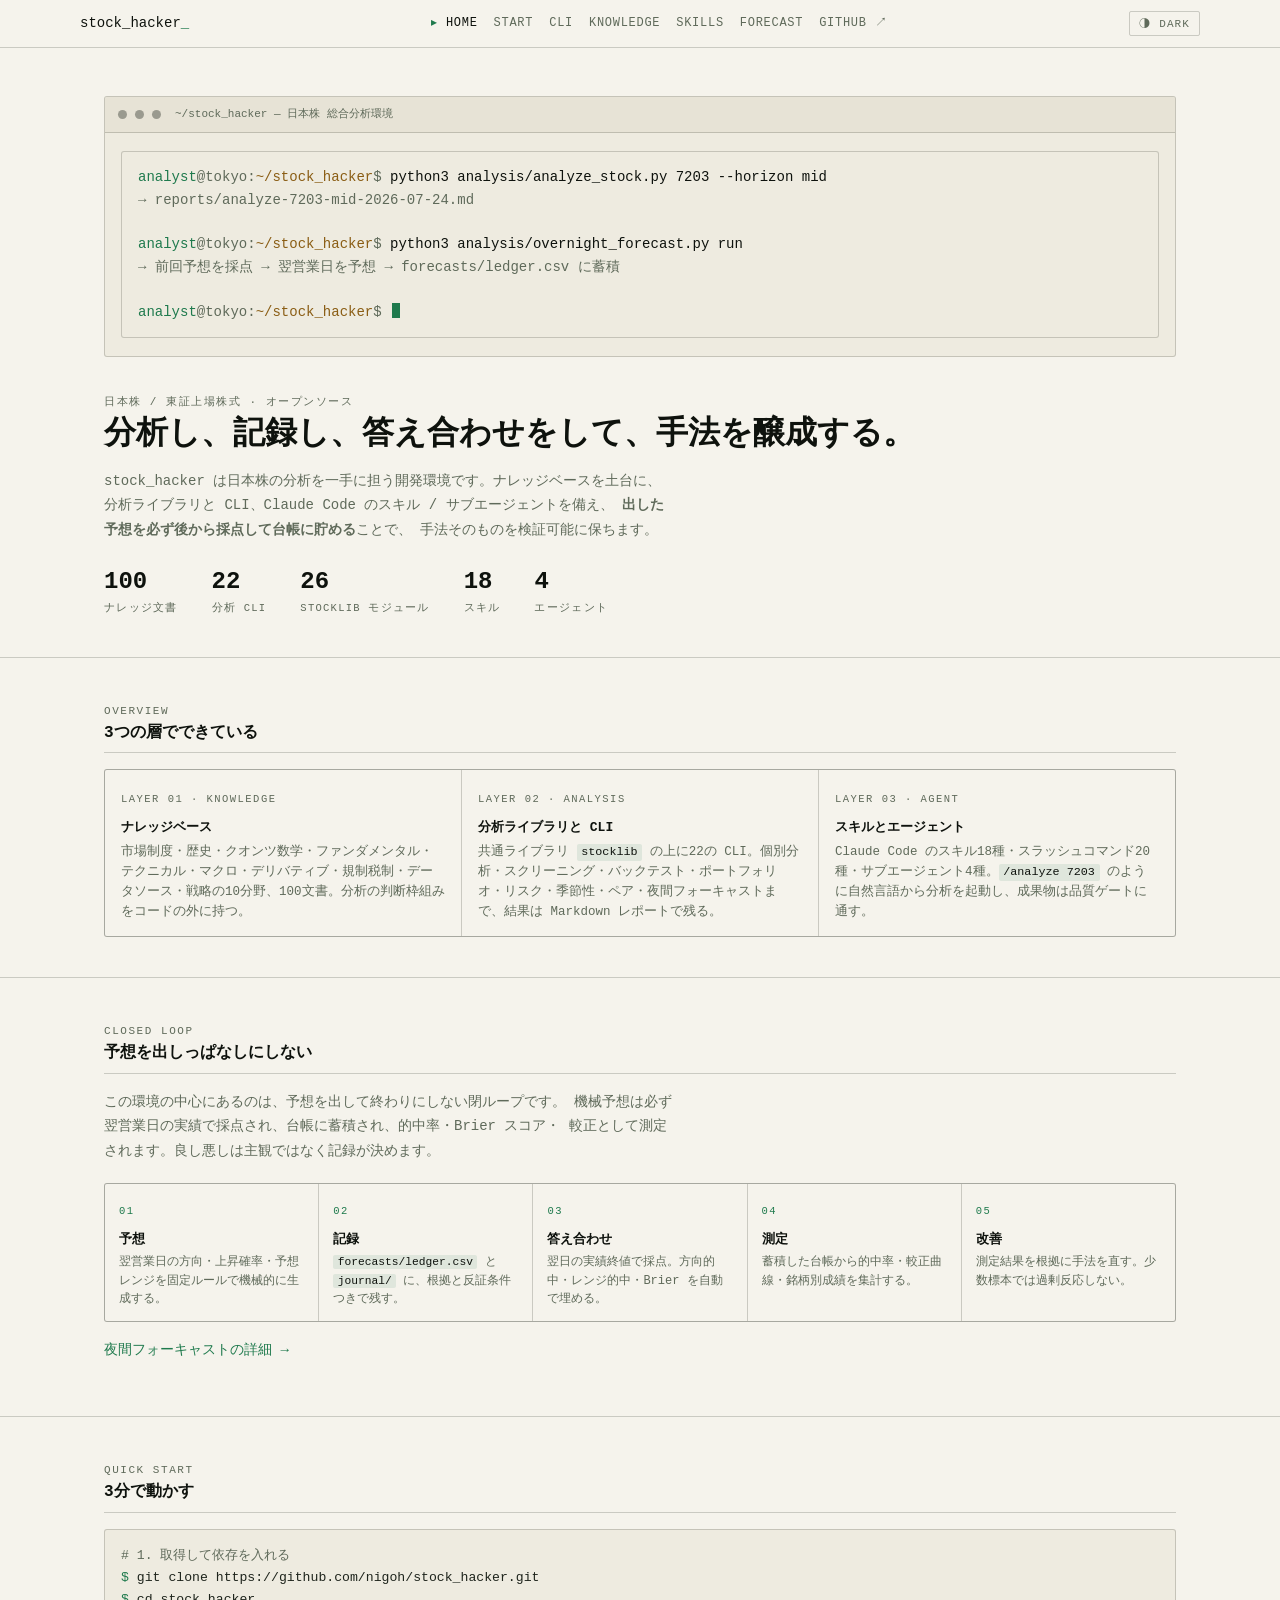
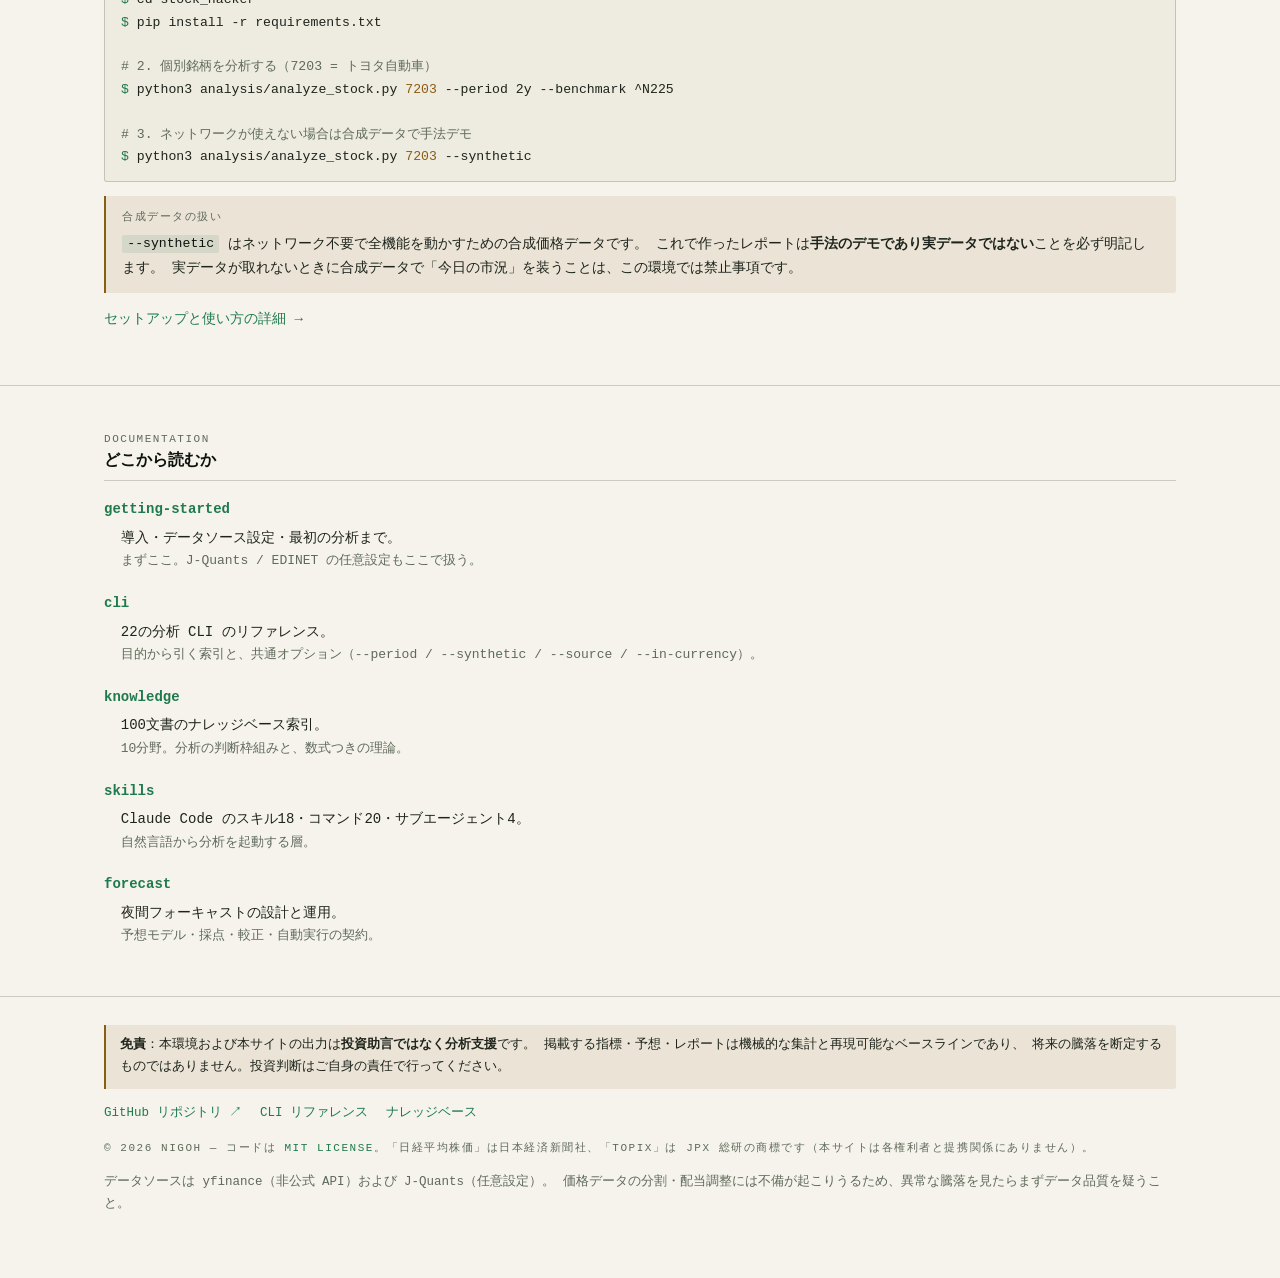
<file: docs/index.html>
<!doctype html>
<html lang="ja">
<head>
<meta charset="utf-8">
<meta name="viewport" content="width=device-width, initial-scale=1">
<title>stock_hacker — 日本株 総合分析環境</title>
<meta name="description" content="日本株（東証上場株式）の分析を一手に担う開発環境。100文書のナレッジベース、22の分析CLI、Claude Code のスキル/エージェントを備え、予想と答え合わせを台帳に蓄積する。">
<link rel="stylesheet" href="./assets/style.css">
<link rel="icon" href="data:image/svg+xml,%3Csvg xmlns='http://www.w3.org/2000/svg' viewBox='0 0 16 16'%3E%3Crect width='16' height='16' fill='%230B0E0C'/%3E%3Ctext x='2' y='12' font-family='monospace' font-size='11' fill='%236EE7A0'%3E%24%3C/text%3E%3C/svg%3E">
<script>
  /* テーマのちらつき防止: 描画前に保存済みテーマを適用する */
  (function () {
    try {
      var t = localStorage.getItem("stock_hacker.theme");
      if (t === "dark" || t === "light") document.documentElement.setAttribute("data-theme", t);
    } catch (e) {}
  })();
</script>
</head>
<body>
<a class="skip" href="#main">本文へスキップ</a>

<header class="topbar">
  <div class="col-wide topbar-inner">
    <div class="brand"><a href="./index.html">stock_hacker</a><span class="cursor">_</span></div>
    <nav class="nav" aria-label="サイト">
      <a href="./index.html" aria-current="page">Home</a>
      <a href="./getting-started.html">Start</a>
      <a href="./cli.html">CLI</a>
      <a href="./knowledge.html">Knowledge</a>
      <a href="./skills.html">Skills</a>
      <a href="./forecast.html">Forecast</a>
      <a href="https://github.com/nigoh/stock_hacker">GitHub ↗</a>
    </nav>
    <button class="toggle" type="button" data-theme-toggle>◐ light</button>
  </div>
</header>

<main id="main">

  <!-- ヒーロー: 端末セッション -->
  <section class="hero">
    <div class="col-wide">
      <div class="shell">
        <div class="shell-head">
          <span class="shell-dot" aria-hidden="true"></span>
          <span class="shell-dot" aria-hidden="true"></span>
          <span class="shell-dot" aria-hidden="true"></span>
          <span class="shell-title">~/stock_hacker — 日本株 総合分析環境</span>
        </div>
        <div class="shell-body">
<pre><span class="prompt"><span class="user">analyst</span>@tokyo:<span class="path">~/stock_hacker</span>$</span> <span class="cmd">python3 analysis/analyze_stock.py 7203 --horizon mid</span>
<span class="c">→ reports/analyze-7203-mid-2026-07-24.md</span>

<span class="prompt"><span class="user">analyst</span>@tokyo:<span class="path">~/stock_hacker</span>$</span> <span class="cmd">python3 analysis/overnight_forecast.py run</span>
<span class="c">→ 前回予想を採点 → 翌営業日を予想 → forecasts/ledger.csv に蓄積</span>

<span class="prompt"><span class="user">analyst</span>@tokyo:<span class="path">~/stock_hacker</span>$</span> <span class="caret" aria-hidden="true"></span></pre>
        </div>
      </div>

      <div style="margin-top:32px">
        <span class="micro">日本株 / 東証上場株式 · オープンソース</span>
        <h1 class="page-title">分析し、記録し、答え合わせをして、手法を醸成する。</h1>
        <p class="lede">
          stock_hacker は日本株の分析を一手に担う開発環境です。ナレッジベースを土台に、
          分析ライブラリと CLI、Claude Code のスキル / サブエージェントを備え、
          <strong>出した予想を必ず後から採点して台帳に貯める</strong>ことで、
          手法そのものを検証可能に保ちます。
        </p>
      </div>

      <div class="stats" style="margin-top:26px">
        <div class="stat"><span class="n">100</span><span class="k">ナレッジ文書</span></div>
        <div class="stat"><span class="n">22</span><span class="k">分析 CLI</span></div>
        <div class="stat"><span class="n">26</span><span class="k">stocklib モジュール</span></div>
        <div class="stat"><span class="n">18</span><span class="k">スキル</span></div>
        <div class="stat"><span class="n">4</span><span class="k">エージェント</span></div>
      </div>
    </div>
  </section>

  <!-- 3本柱 -->
  <section class="section">
    <div class="col-wide">
      <span class="micro">Overview</span>
      <h2>3つの層でできている</h2>
      <div class="grid grid-3">
        <div class="cell">
          <span class="call">Layer 01 · knowledge</span>
          <h3>ナレッジベース</h3>
          <p>市場制度・歴史・クオンツ数学・ファンダメンタル・テクニカル・マクロ・デリバティブ・規制税制・データソース・戦略の10分野、100文書。分析の判断枠組みをコードの外に持つ。</p>
        </div>
        <div class="cell">
          <span class="call">Layer 02 · analysis</span>
          <h3>分析ライブラリと CLI</h3>
          <p>共通ライブラリ <code>stocklib</code> の上に22の CLI。個別分析・スクリーニング・バックテスト・ポートフォリオ・リスク・季節性・ペア・夜間フォーキャストまで、結果は Markdown レポートで残る。</p>
        </div>
        <div class="cell">
          <span class="call">Layer 03 · agent</span>
          <h3>スキルとエージェント</h3>
          <p>Claude Code のスキル18種・スラッシュコマンド20種・サブエージェント4種。<code>/analyze 7203</code> のように自然言語から分析を起動し、成果物は品質ゲートに通す。</p>
        </div>
      </div>
    </div>
  </section>

  <!-- 閉ループ -->
  <section class="section">
    <div class="col-wide">
      <span class="micro">Closed loop</span>
      <h2>予想を出しっぱなしにしない</h2>
      <p class="lede" style="margin-bottom:20px">
        この環境の中心にあるのは、予想を出して終わりにしない閉ループです。
        機械予想は必ず翌営業日の実績で採点され、台帳に蓄積され、的中率・Brier スコア・
        較正として測定されます。良し悪しは主観ではなく記録が決めます。
      </p>
      <div class="loop">
        <div class="loop-step"><span class="n">01</span><h3>予想</h3><p>翌営業日の方向・上昇確率・予想レンジを固定ルールで機械的に生成する。</p></div>
        <div class="loop-step"><span class="n">02</span><h3>記録</h3><p><code>forecasts/ledger.csv</code> と <code>journal/</code> に、根拠と反証条件つきで残す。</p></div>
        <div class="loop-step"><span class="n">03</span><h3>答え合わせ</h3><p>翌日の実績終値で採点。方向的中・レンジ的中・Brier を自動で埋める。</p></div>
        <div class="loop-step"><span class="n">04</span><h3>測定</h3><p>蓄積した台帳から的中率・較正曲線・銘柄別成績を集計する。</p></div>
        <div class="loop-step"><span class="n">05</span><h3>改善</h3><p>測定結果を根拠に手法を直す。少数標本では過剰反応しない。</p></div>
      </div>
      <p style="margin-top:16px"><a href="./forecast.html">夜間フォーキャストの詳細 →</a></p>
    </div>
  </section>

  <!-- クイックスタート -->
  <section class="section">
    <div class="col-wide">
      <span class="micro">Quick start</span>
      <h2>3分で動かす</h2>
<pre><code><span class="c"># 1. 取得して依存を入れる</span>
<span class="g">$</span> git clone https://github.com/nigoh/stock_hacker.git
<span class="g">$</span> cd stock_hacker
<span class="g">$</span> pip install -r requirements.txt

<span class="c"># 2. 個別銘柄を分析する（7203 = トヨタ自動車）</span>
<span class="g">$</span> python3 analysis/analyze_stock.py <span class="a">7203</span> --period 2y --benchmark ^N225

<span class="c"># 3. ネットワークが使えない場合は合成データで手法デモ</span>
<span class="g">$</span> python3 analysis/analyze_stock.py <span class="a">7203</span> --synthetic</code></pre>
      <div class="callout">
        <span class="micro">合成データの扱い</span>
        <code>--synthetic</code> はネットワーク不要で全機能を動かすための合成価格データです。
        これで作ったレポートは<strong>手法のデモであり実データではない</strong>ことを必ず明記します。
        実データが取れないときに合成データで「今日の市況」を装うことは、この環境では禁止事項です。
      </div>
      <p><a href="./getting-started.html">セットアップと使い方の詳細 →</a></p>
    </div>
  </section>

  <!-- ドキュメント案内 -->
  <section class="section">
    <div class="col-wide">
      <span class="micro">Documentation</span>
      <h2>どこから読むか</h2>
      <dl class="manpage">
        <dt><a href="./getting-started.html">getting-started</a></dt>
        <dd>導入・データソース設定・最初の分析まで。<span class="note">まずここ。J-Quants / EDINET の任意設定もここで扱う。</span></dd>
        <dt><a href="./cli.html">cli</a></dt>
        <dd>22の分析 CLI のリファレンス。<span class="note">目的から引く索引と、共通オプション（--period / --synthetic / --source / --in-currency）。</span></dd>
        <dt><a href="./knowledge.html">knowledge</a></dt>
        <dd>100文書のナレッジベース索引。<span class="note">10分野。分析の判断枠組みと、数式つきの理論。</span></dd>
        <dt><a href="./skills.html">skills</a></dt>
        <dd>Claude Code のスキル18・コマンド20・サブエージェント4。<span class="note">自然言語から分析を起動する層。</span></dd>
        <dt><a href="./forecast.html">forecast</a></dt>
        <dd>夜間フォーキャストの設計と運用。<span class="note">予想モデル・採点・較正・自動実行の契約。</span></dd>
      </dl>
    </div>
  </section>

</main>

<footer class="foot">
  <div class="col-wide">
    <p class="disclaimer">
      <strong>免責</strong>：本環境および本サイトの出力は<strong>投資助言ではなく分析支援</strong>です。
      掲載する指標・予想・レポートは機械的な集計と再現可能なベースラインであり、
      将来の騰落を断定するものではありません。投資判断はご自身の責任で行ってください。
    </p>
    <div class="foot-links">
      <a href="https://github.com/nigoh/stock_hacker">GitHub リポジトリ ↗</a>
      <a href="./cli.html">CLI リファレンス</a>
      <a href="./knowledge.html">ナレッジベース</a>
    </div>
    <p class="micro" style="margin-top:14px">© 2026 nigoh — コードは <a href="https://github.com/nigoh/stock_hacker/blob/main/LICENSE">MIT License</a>。「日経平均株価」は日本経済新聞社、「TOPIX」は JPX 総研の商標です（本サイトは各権利者と提携関係にありません）。</p>
    <p style="margin-top:14px">
      データソースは yfinance（非公式 API）および J-Quants（任意設定）。
      価格データの分割・配当調整には不備が起こりうるため、異常な騰落を見たらまずデータ品質を疑うこと。
    </p>
  </div>
</footer>

<script src="./assets/site.js"></script>
</body>
</html>
</file>
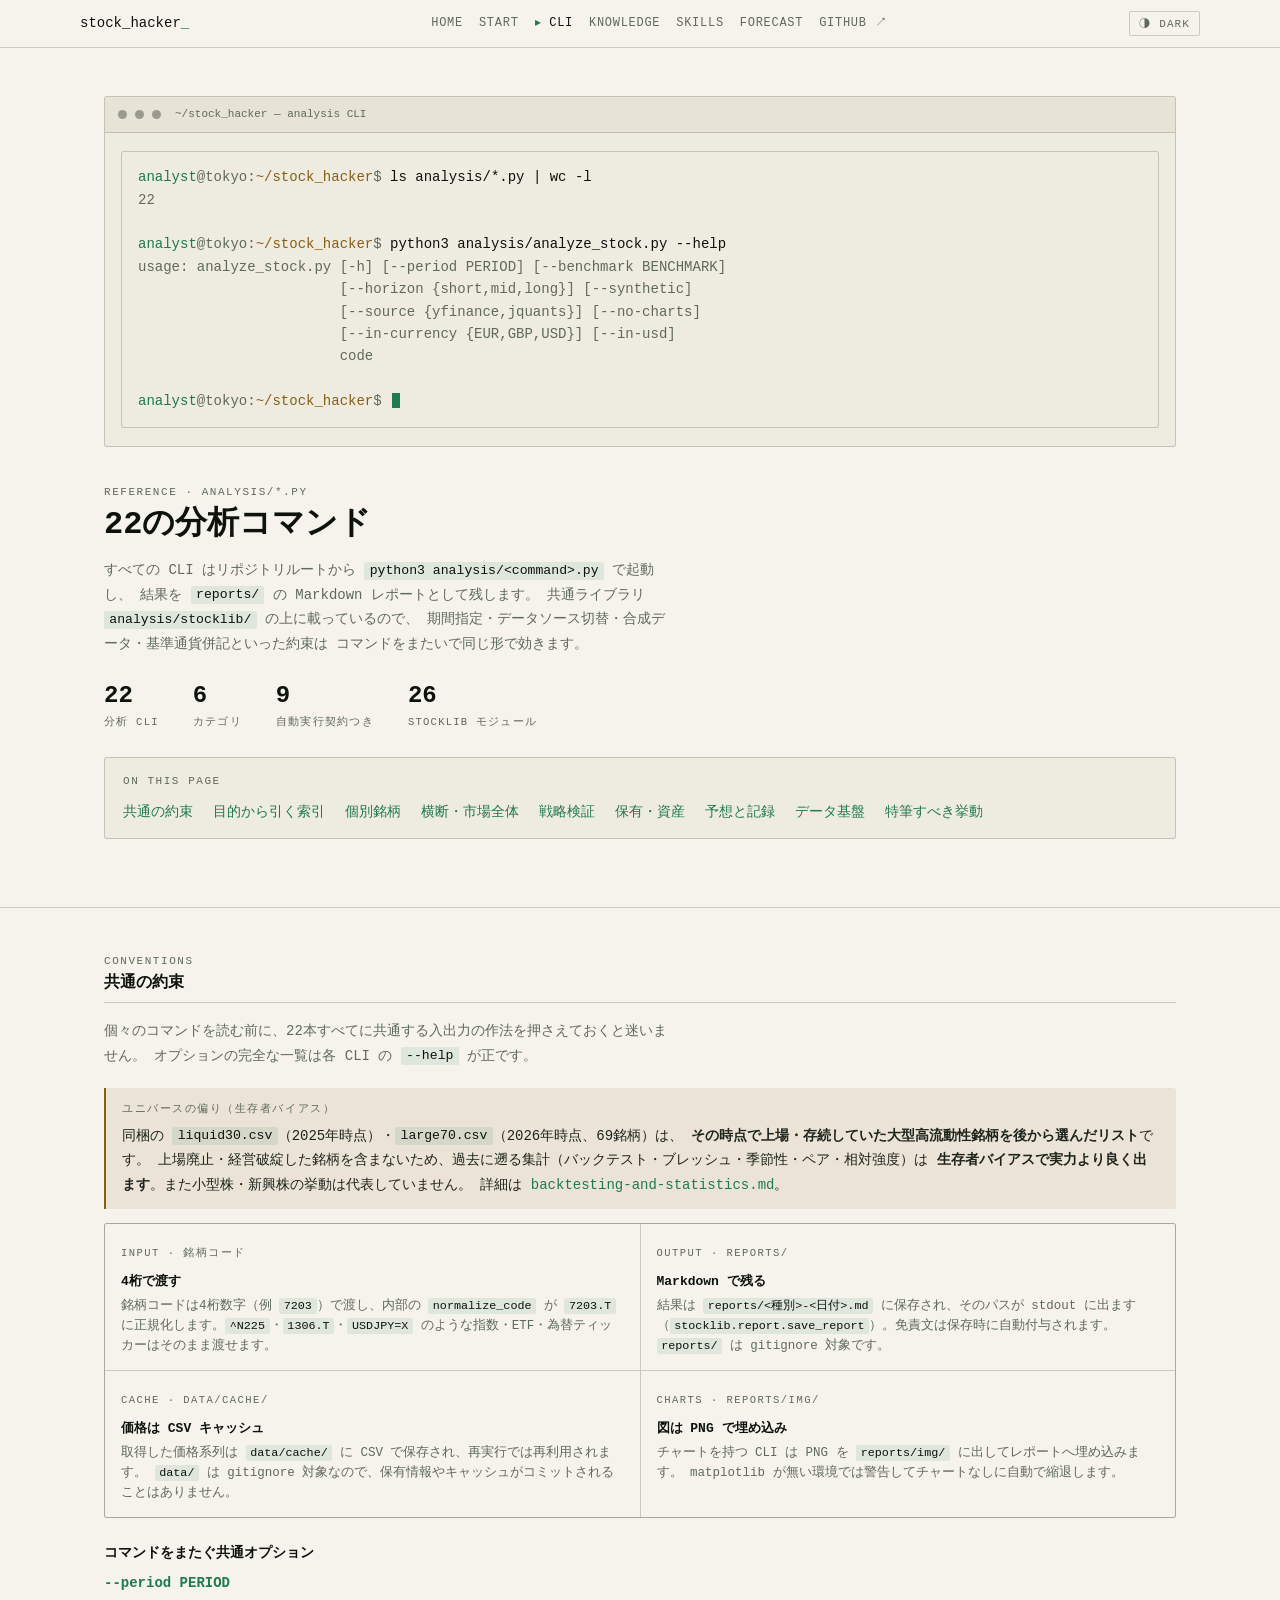
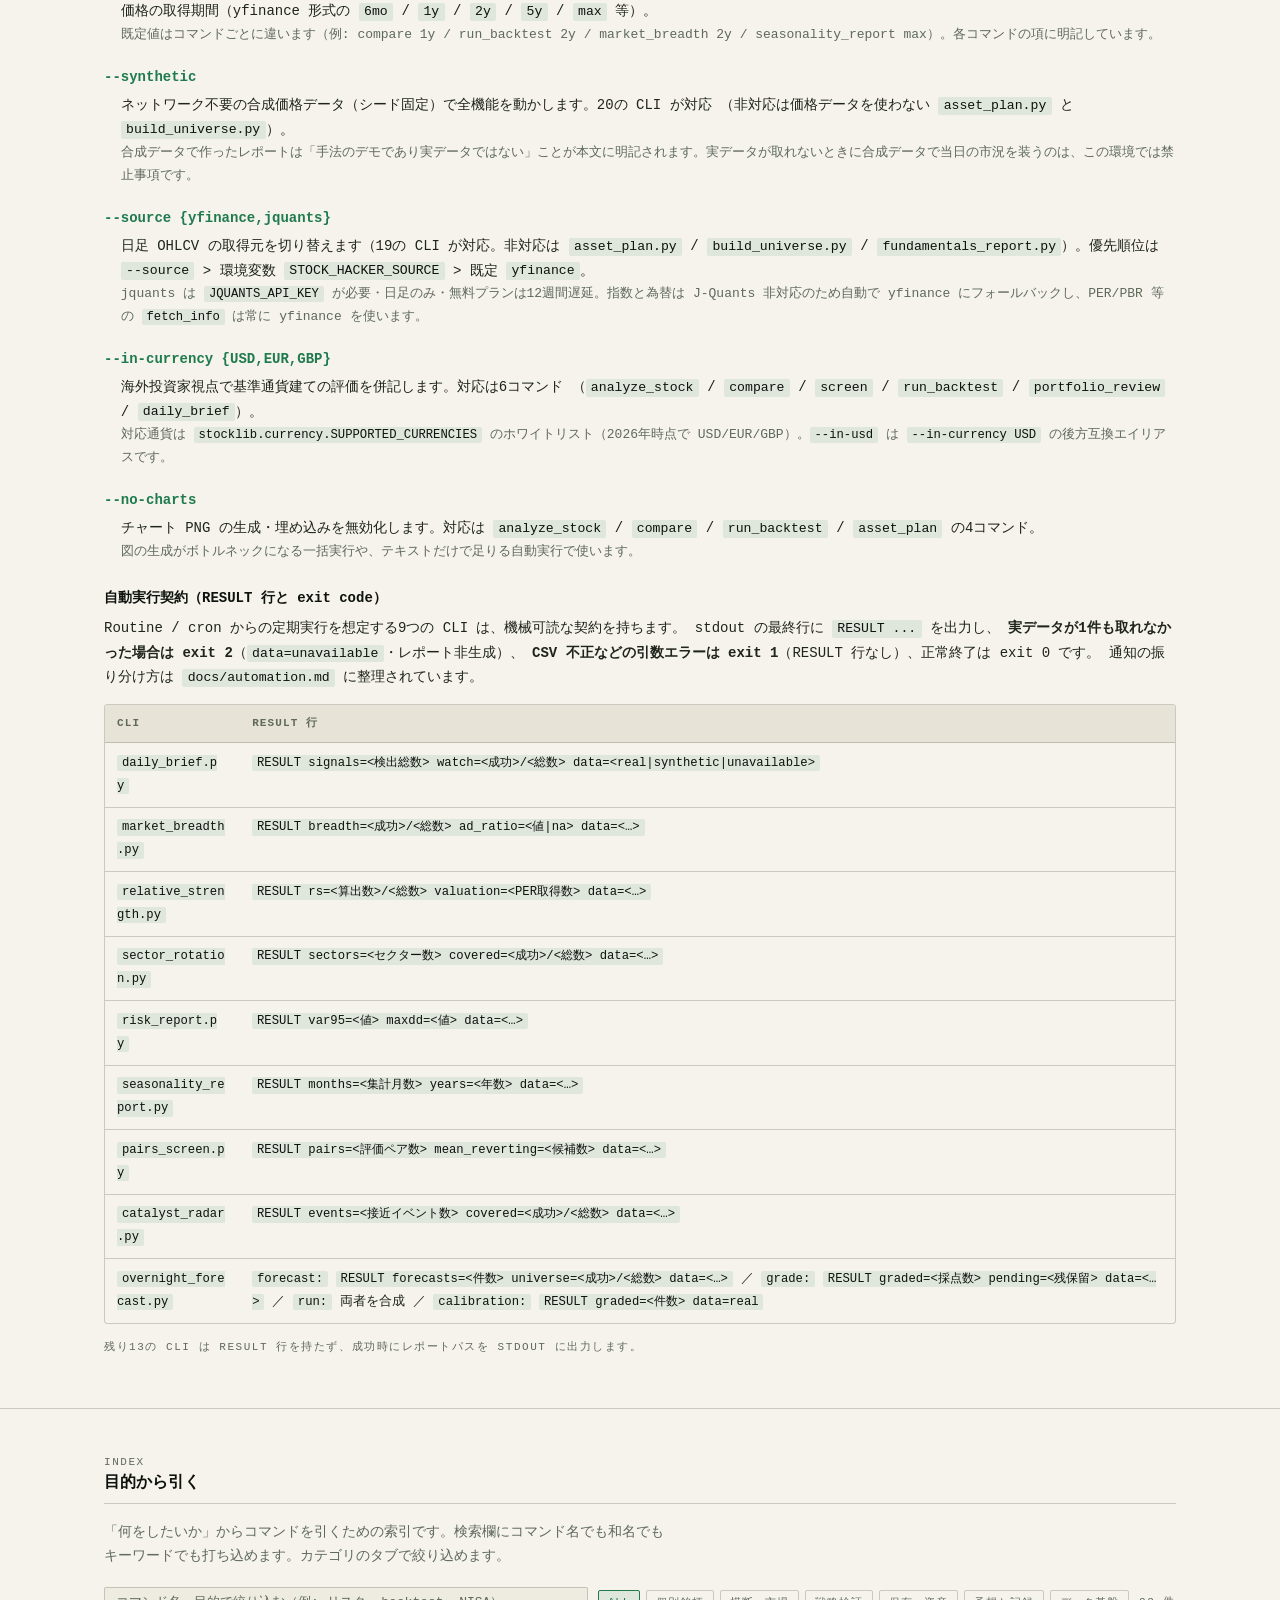
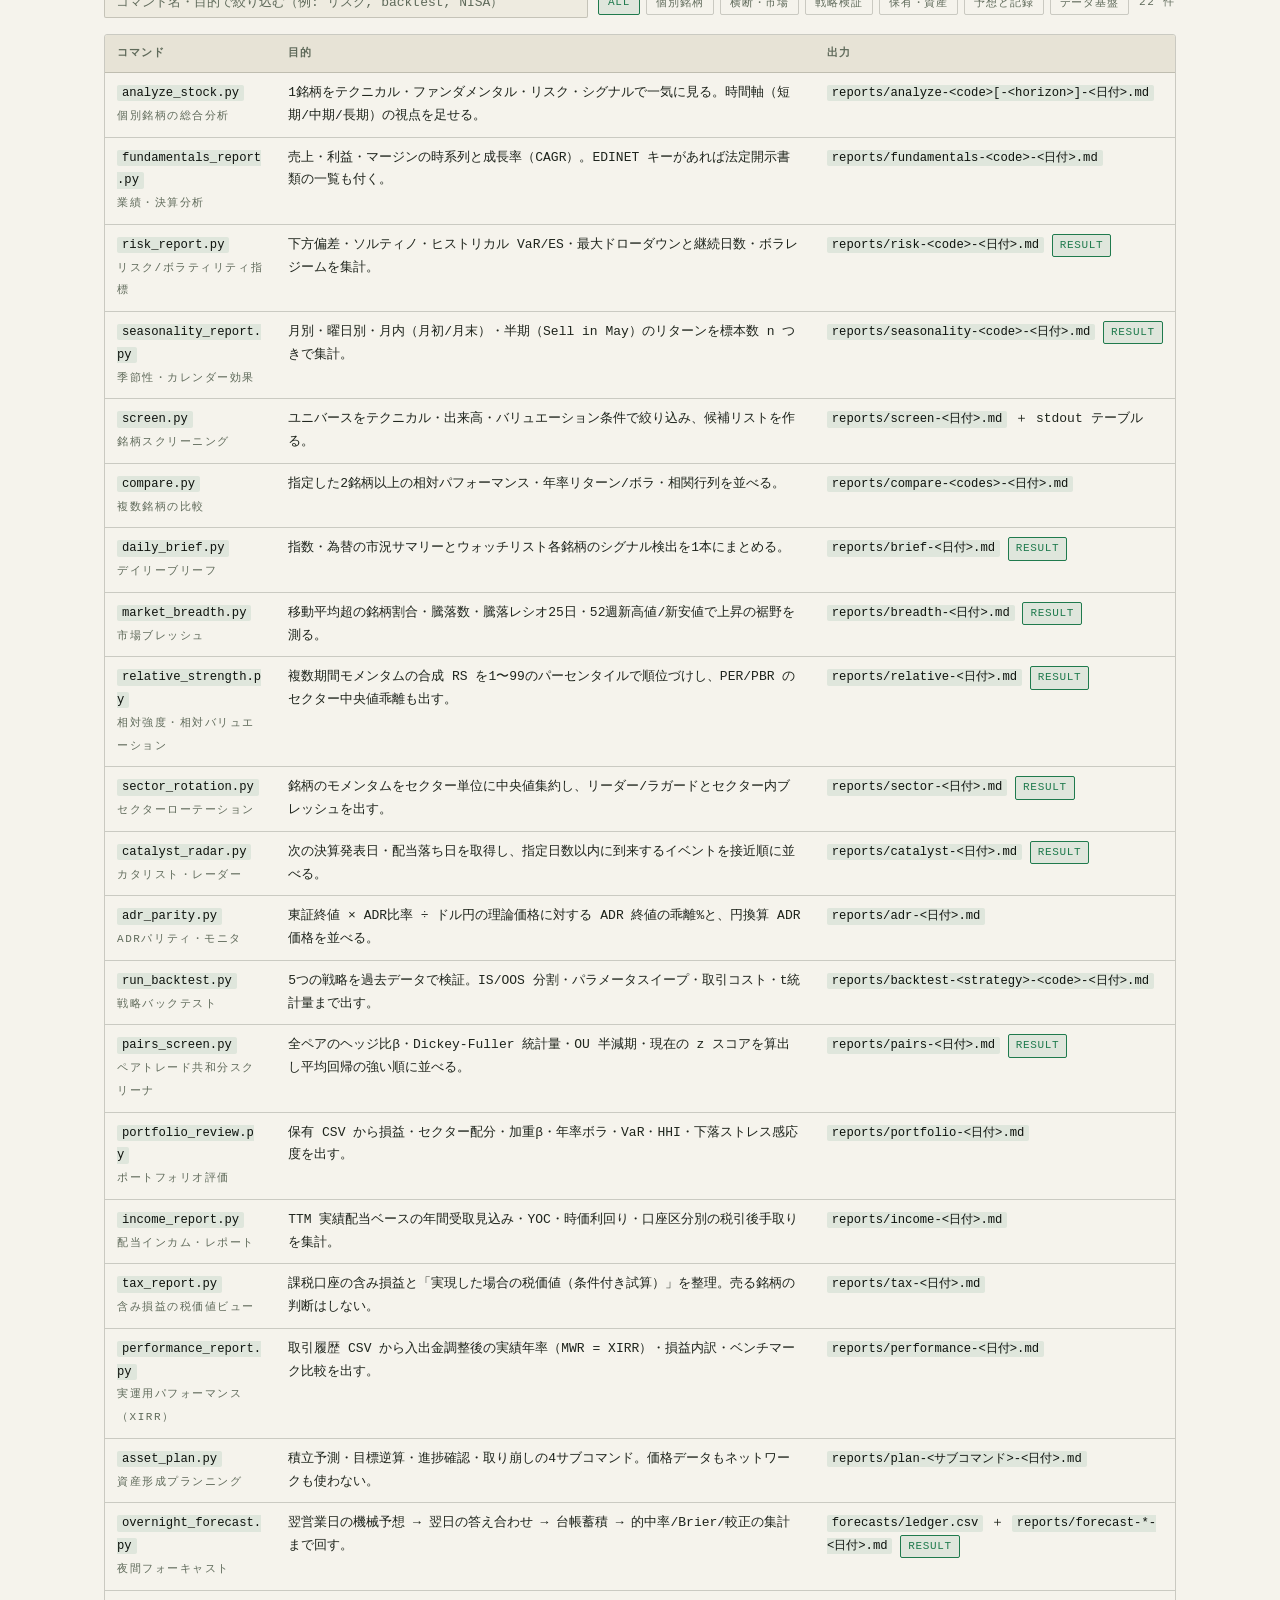
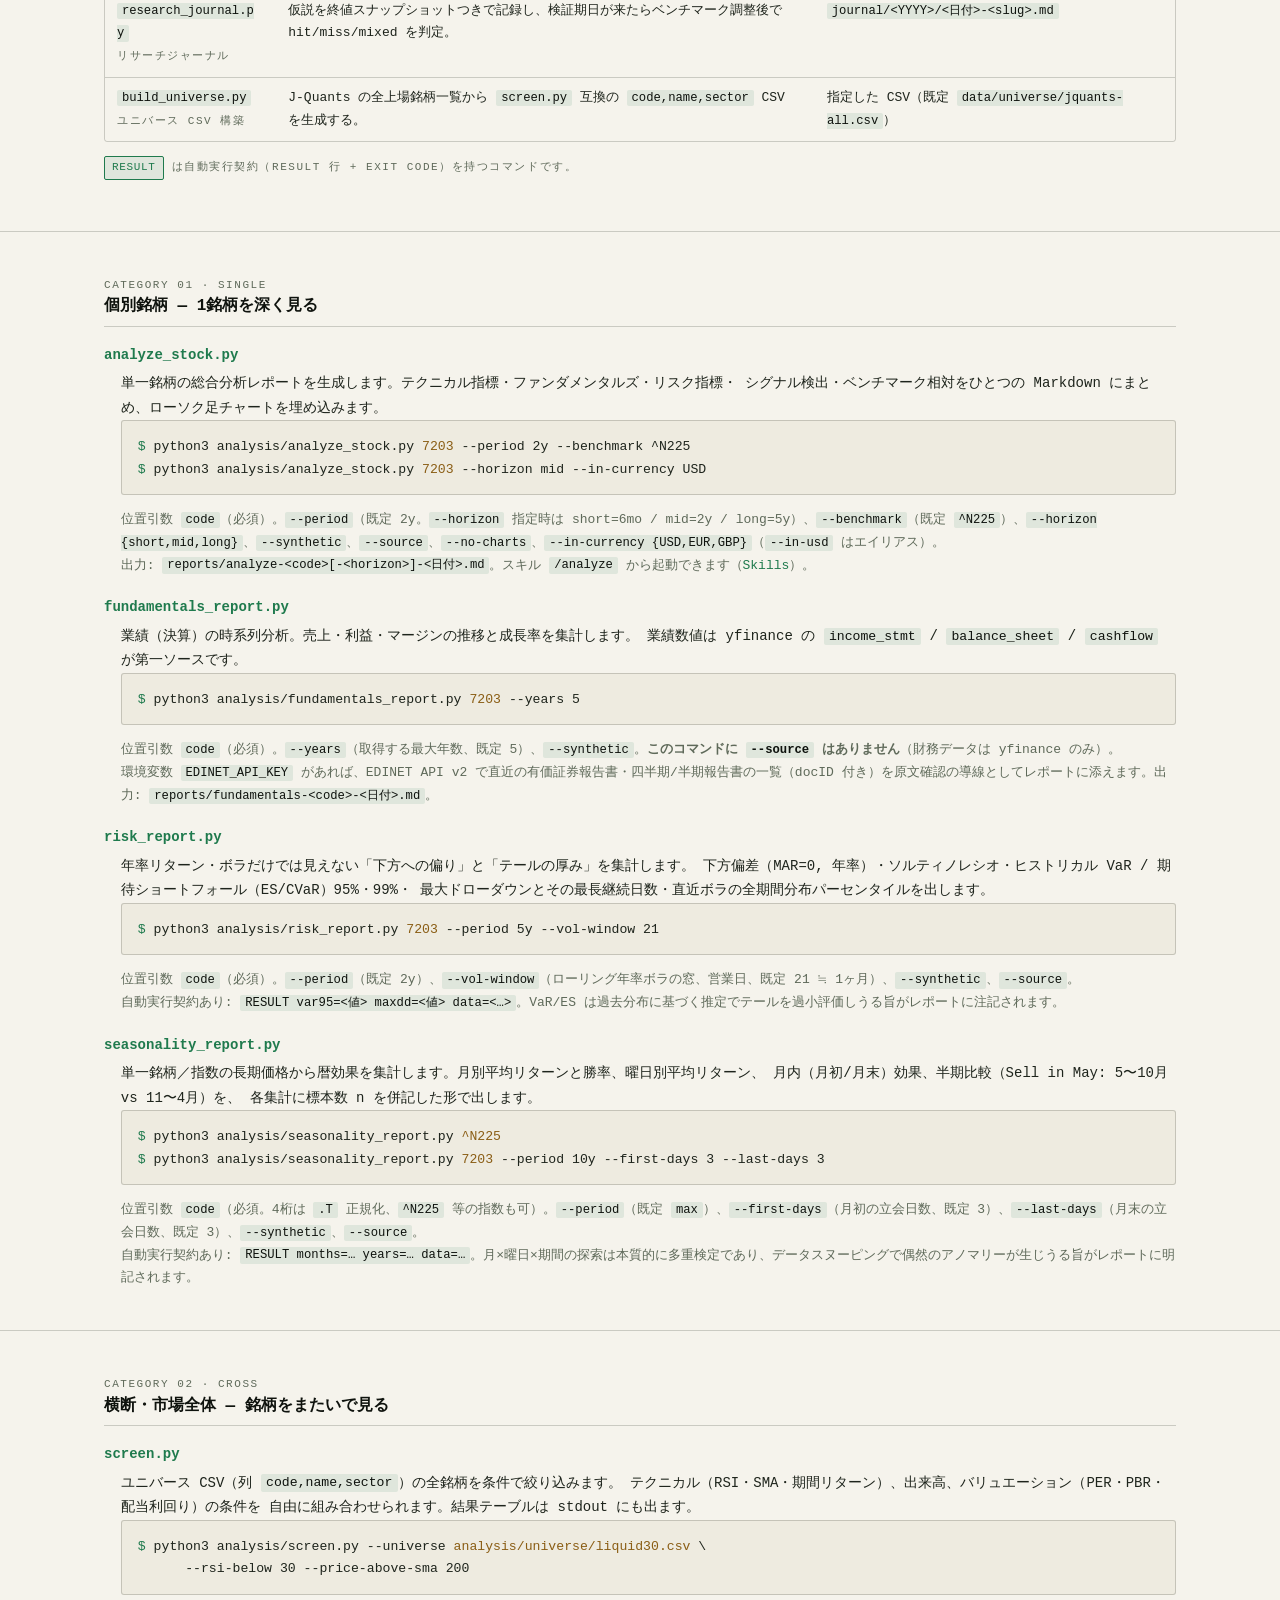
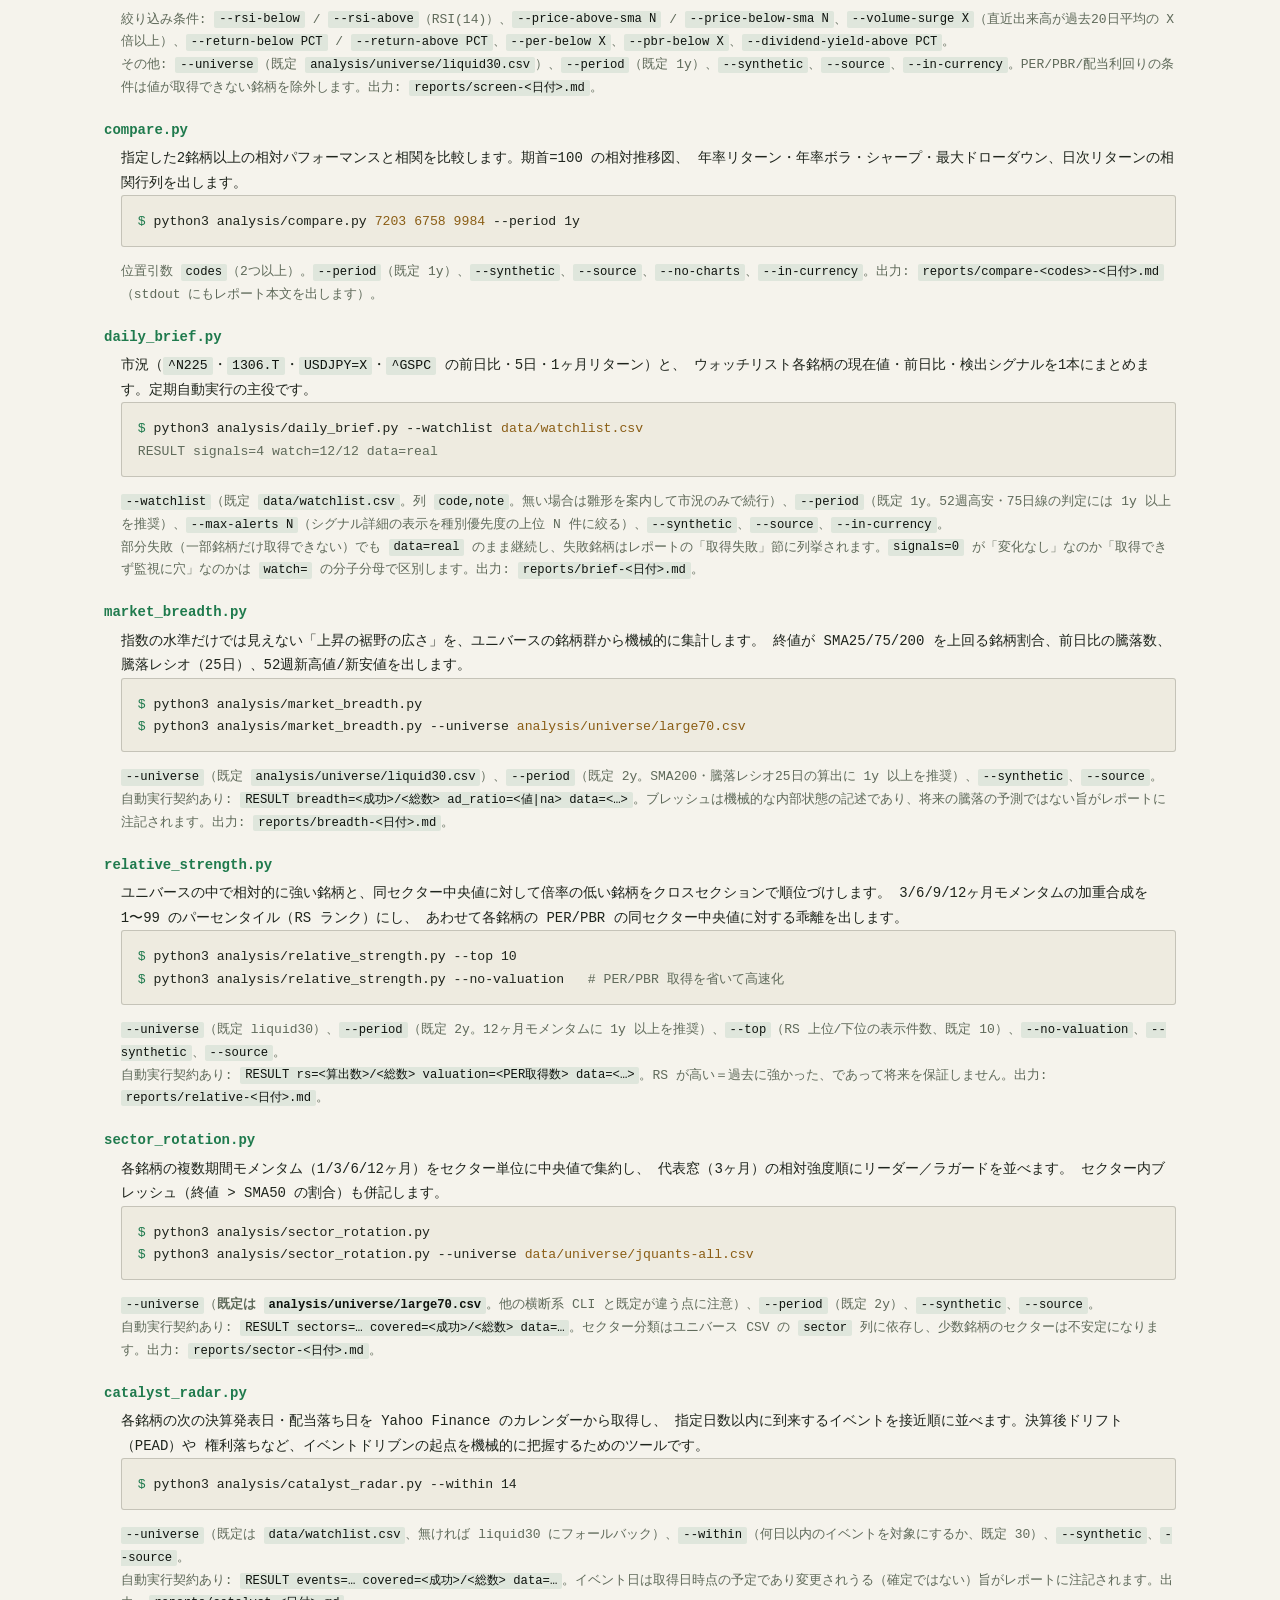
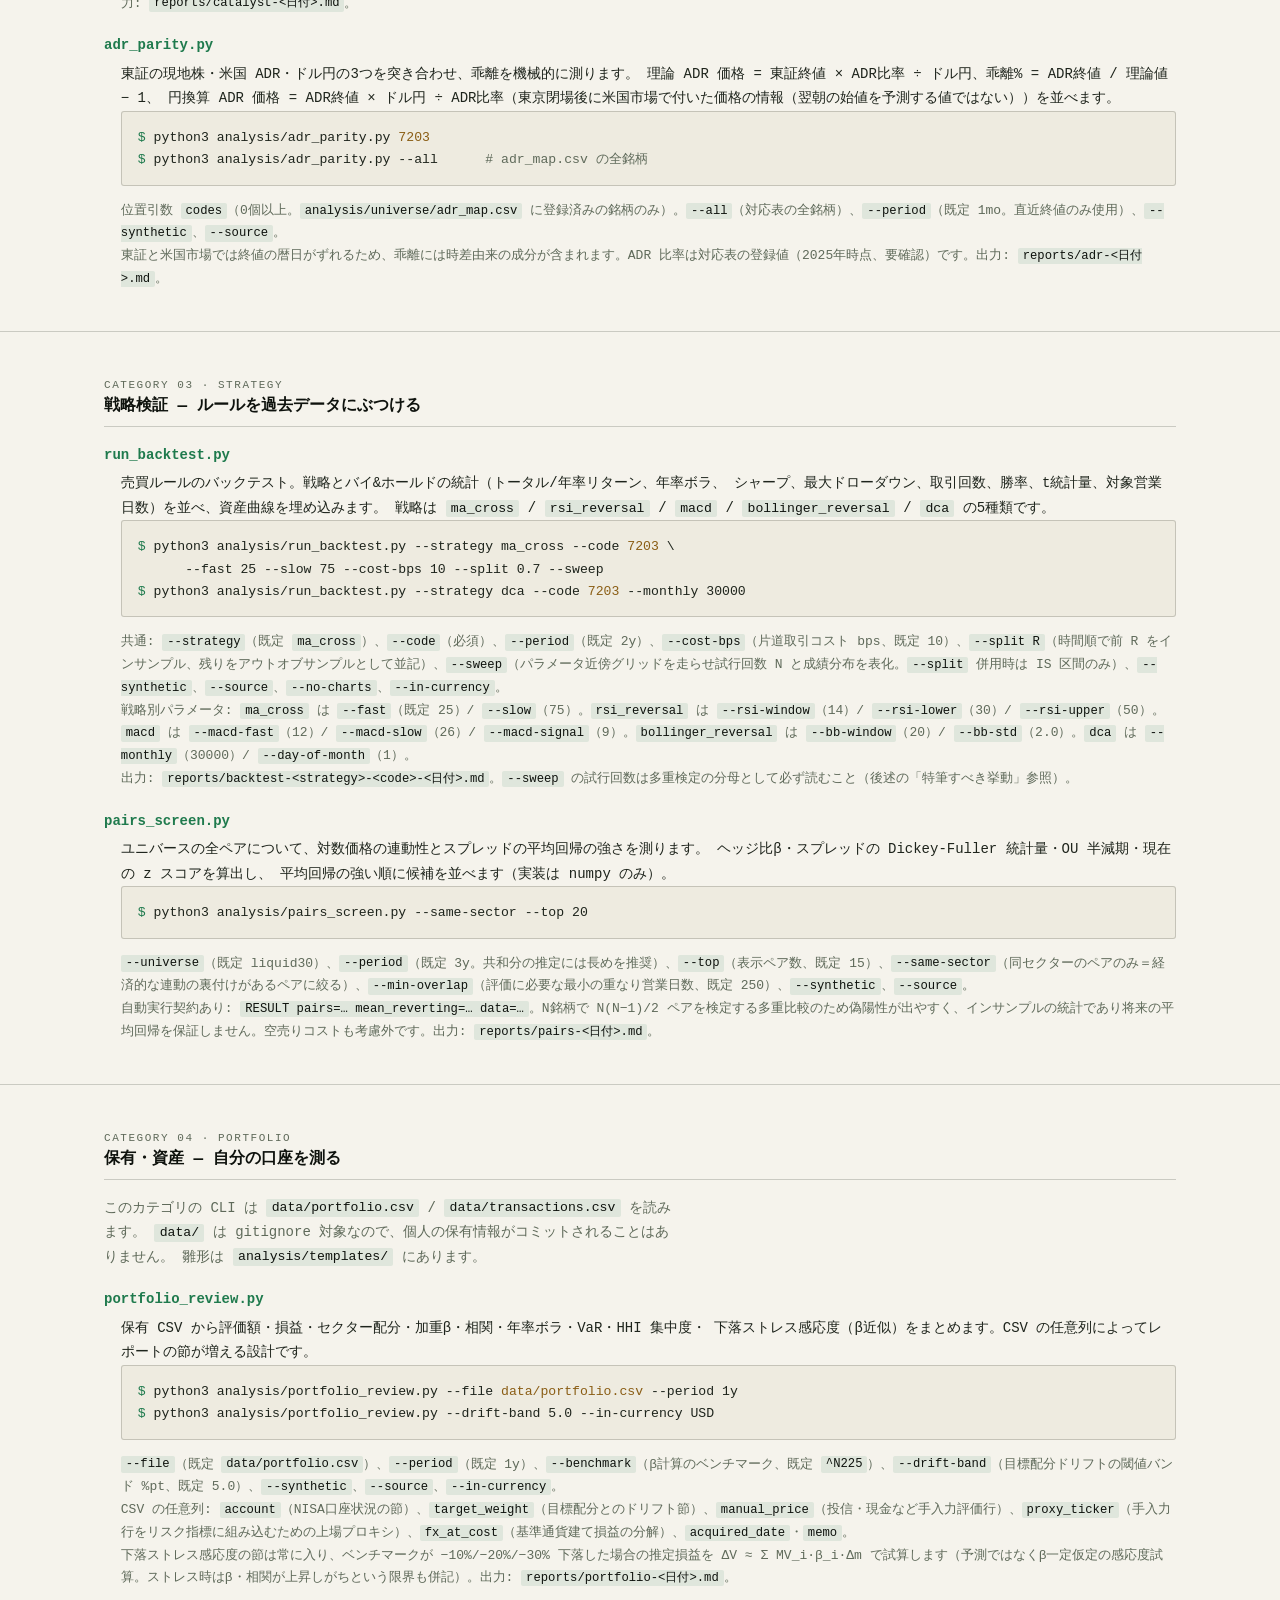
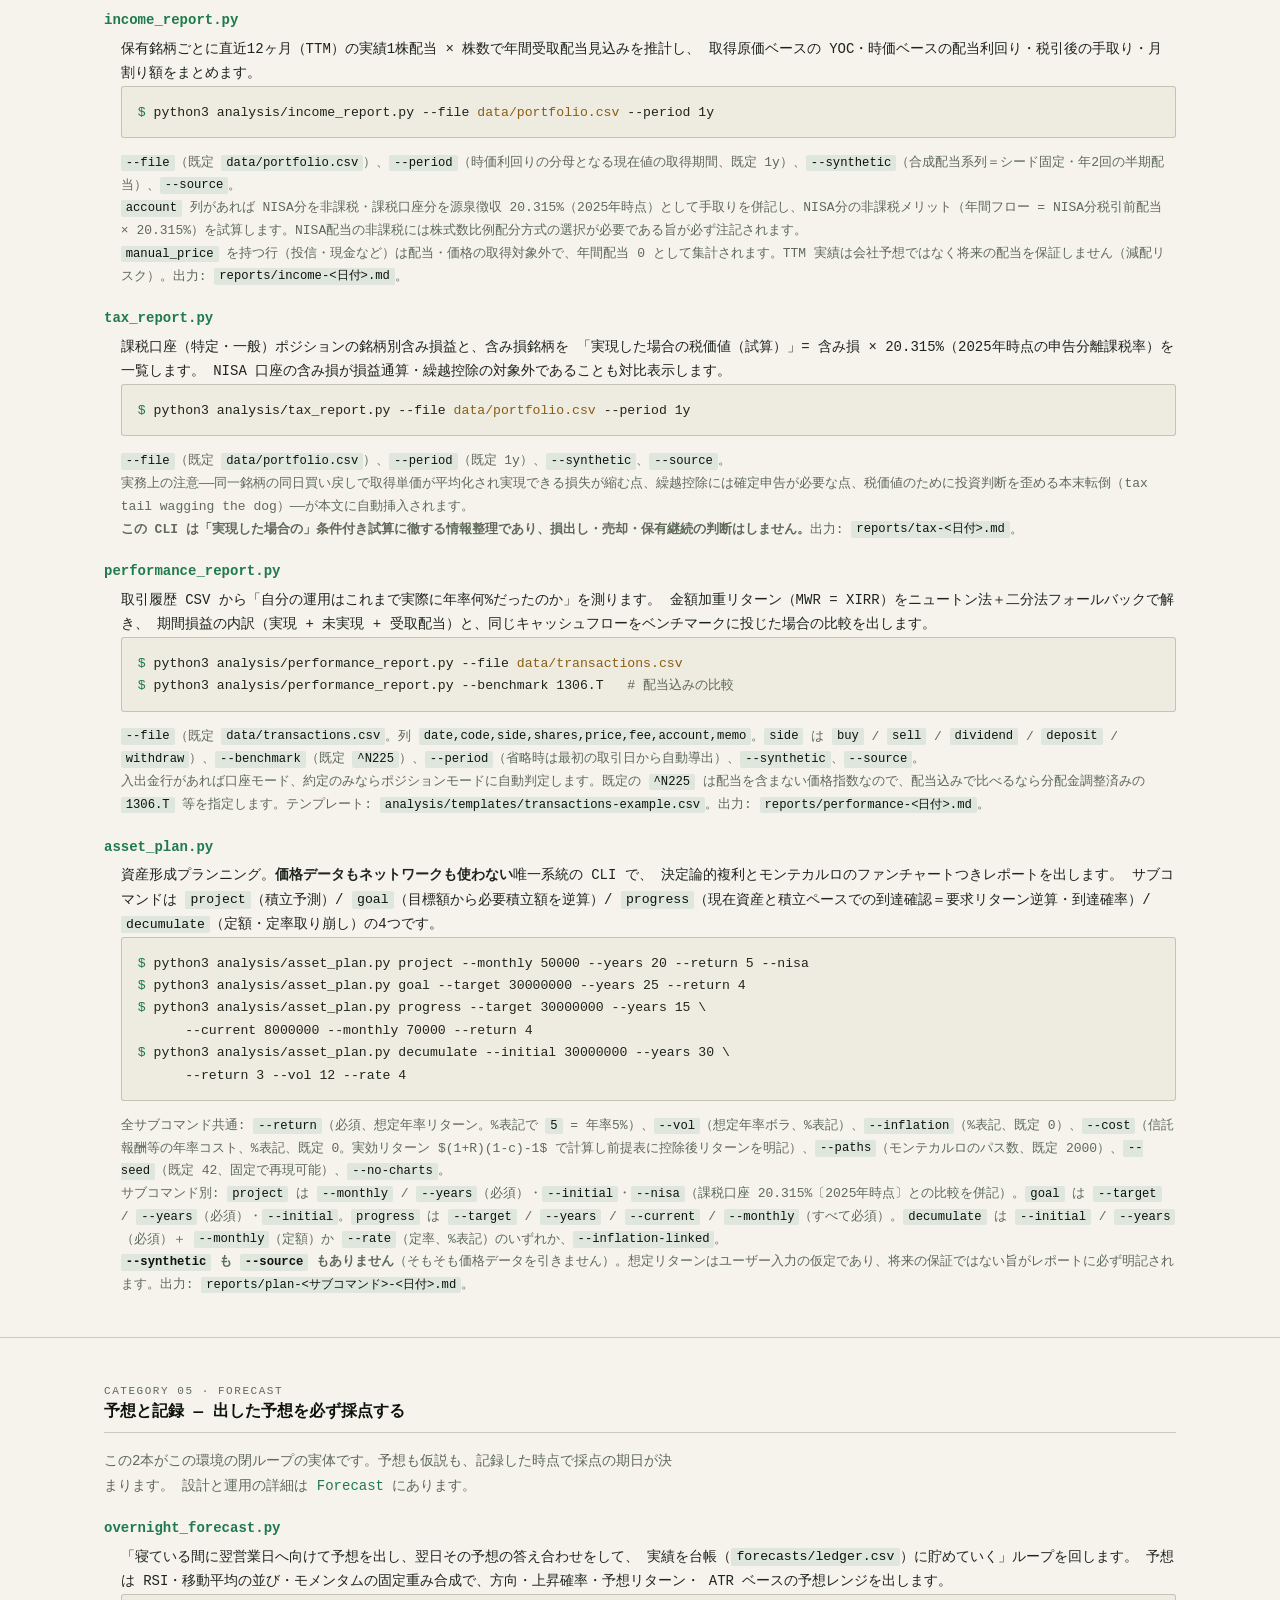
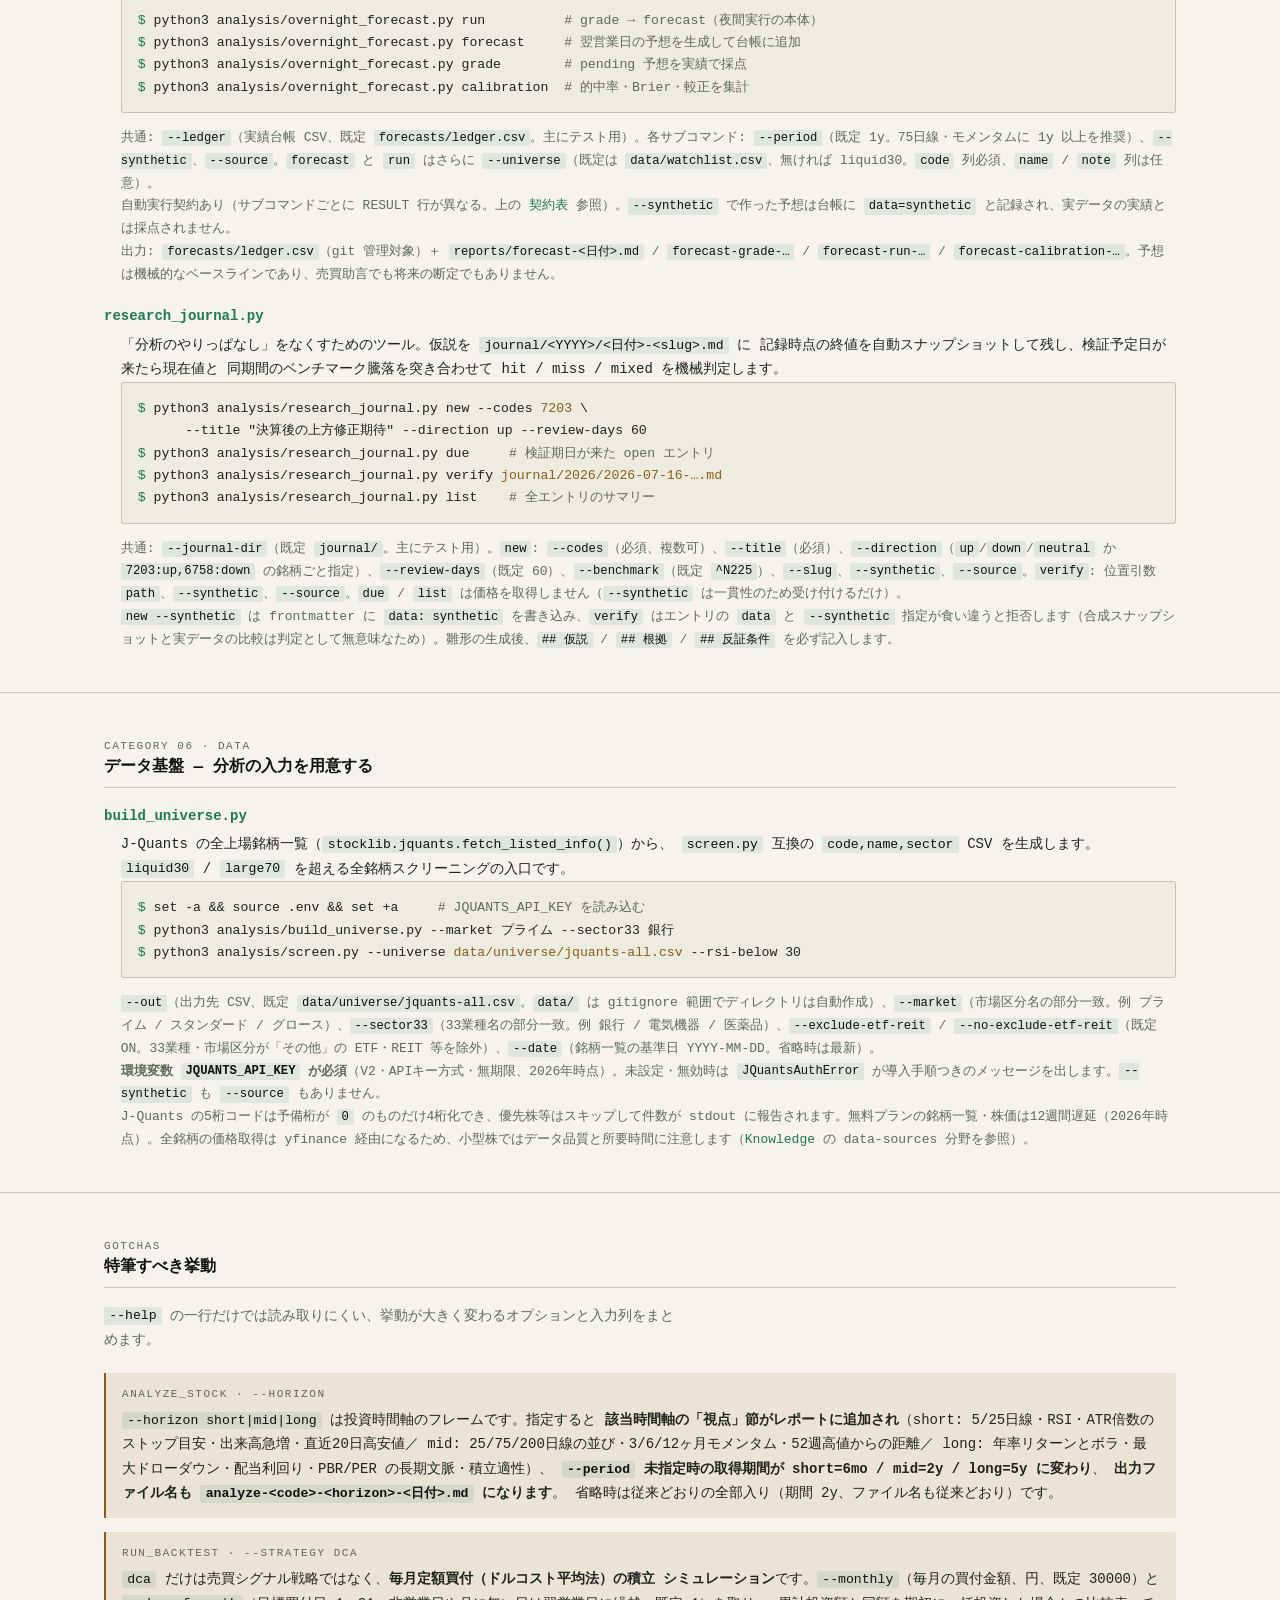
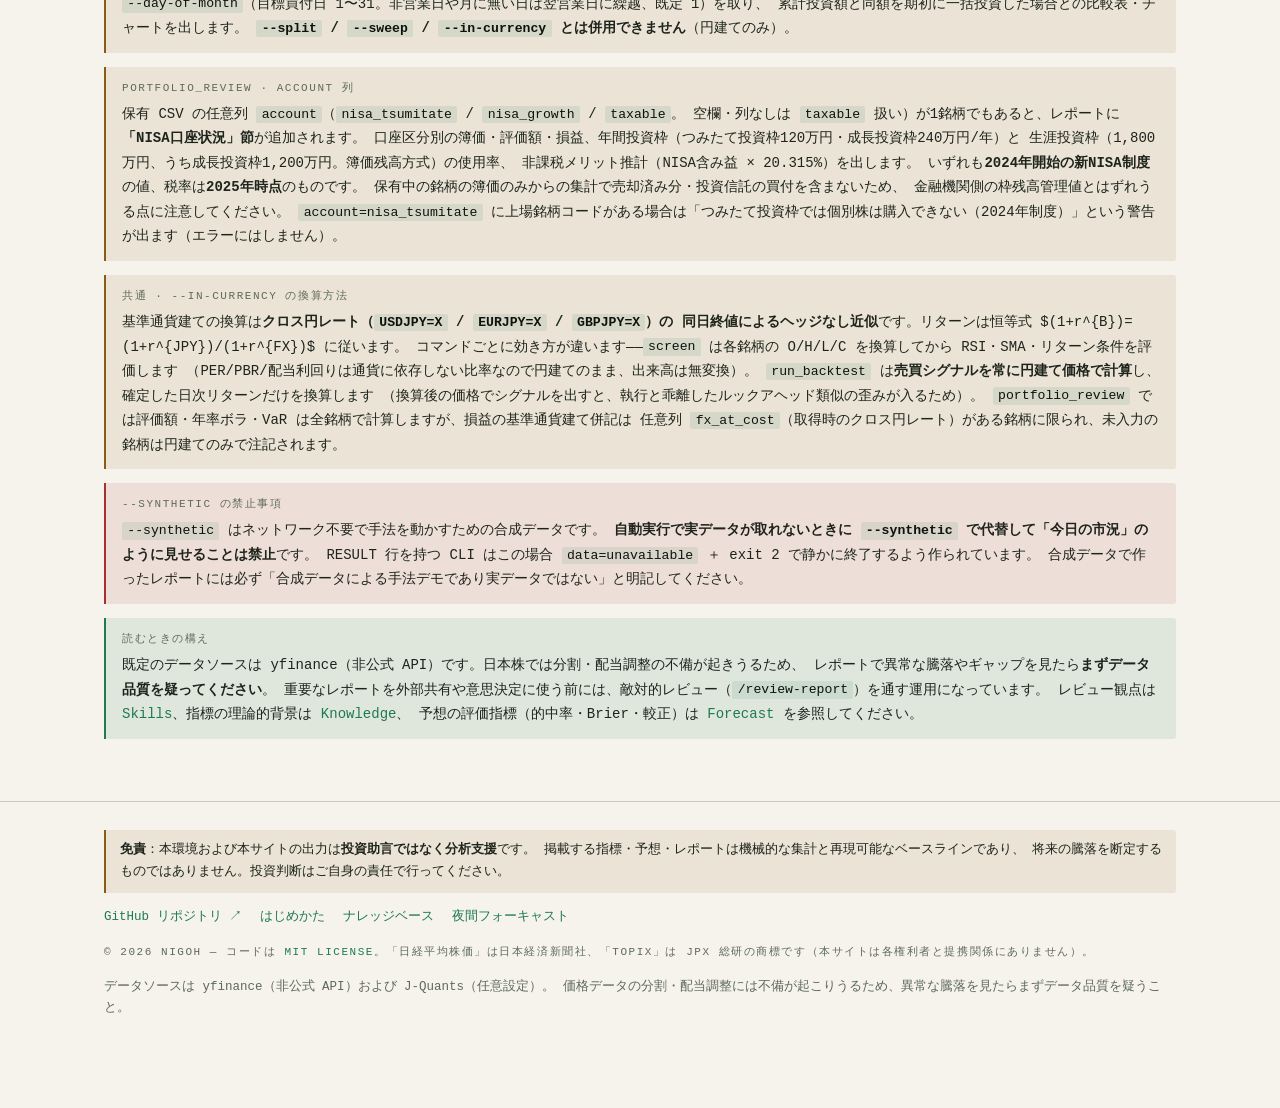
<file: docs/cli.html>
<!doctype html>
<html lang="ja">
<head>
<meta charset="utf-8">
<meta name="viewport" content="width=device-width, initial-scale=1">
<title>CLI リファレンス — stock_hacker</title>
<meta name="description" content="stock_hacker の22の分析 CLI リファレンス。個別銘柄・市場横断・戦略検証・保有資産・予想と記録・データ基盤の6分類で、目的から引く索引と各コマンドの実行例・主要オプションをまとめる。">
<link rel="stylesheet" href="./assets/style.css">
<link rel="icon" href="data:image/svg+xml,%3Csvg xmlns='http://www.w3.org/2000/svg' viewBox='0 0 16 16'%3E%3Crect width='16' height='16' fill='%230B0E0C'/%3E%3Ctext x='2' y='12' font-family='monospace' font-size='11' fill='%236EE7A0'%3E%24%3C/text%3E%3C/svg%3E">
<script>
  /* テーマのちらつき防止: 描画前に保存済みテーマを適用する */
  (function () {
    try {
      var t = localStorage.getItem("stock_hacker.theme");
      if (t === "dark" || t === "light") document.documentElement.setAttribute("data-theme", t);
    } catch (e) {}
  })();
</script>
</head>
<body>
<a class="skip" href="#main">本文へスキップ</a>

<header class="topbar">
  <div class="col-wide topbar-inner">
    <div class="brand"><a href="./index.html">stock_hacker</a><span class="cursor">_</span></div>
    <nav class="nav" aria-label="サイト">
      <a href="./index.html">Home</a>
      <a href="./getting-started.html">Start</a>
      <a href="./cli.html" aria-current="page">CLI</a>
      <a href="./knowledge.html">Knowledge</a>
      <a href="./skills.html">Skills</a>
      <a href="./forecast.html">Forecast</a>
      <a href="https://github.com/nigoh/stock_hacker">GitHub ↗</a>
    </nav>
    <button class="toggle" type="button" data-theme-toggle>◐ light</button>
  </div>
</header>

<main id="main">

  <!-- ヒーロー -->
  <section class="hero">
    <div class="col-wide">
      <div class="shell">
        <div class="shell-head">
          <span class="shell-dot" aria-hidden="true"></span>
          <span class="shell-dot" aria-hidden="true"></span>
          <span class="shell-dot" aria-hidden="true"></span>
          <span class="shell-title">~/stock_hacker — analysis CLI</span>
        </div>
        <div class="shell-body">
<pre><span class="prompt"><span class="user">analyst</span>@tokyo:<span class="path">~/stock_hacker</span>$</span> <span class="cmd">ls analysis/*.py | wc -l</span>
<span class="c">22</span>

<span class="prompt"><span class="user">analyst</span>@tokyo:<span class="path">~/stock_hacker</span>$</span> <span class="cmd">python3 analysis/analyze_stock.py --help</span>
<span class="c">usage: analyze_stock.py [-h] [--period PERIOD] [--benchmark BENCHMARK]</span>
<span class="c">                        [--horizon {short,mid,long}] [--synthetic]</span>
<span class="c">                        [--source {yfinance,jquants}] [--no-charts]</span>
<span class="c">                        [--in-currency {EUR,GBP,USD}] [--in-usd]</span>
<span class="c">                        code</span>

<span class="prompt"><span class="user">analyst</span>@tokyo:<span class="path">~/stock_hacker</span>$</span> <span class="caret" aria-hidden="true"></span></pre>
        </div>
      </div>

      <div style="margin-top:32px">
        <span class="micro">Reference · analysis/*.py</span>
        <h1 class="page-title">22の分析コマンド</h1>
        <p class="lede">
          すべての CLI はリポジトリルートから <code>python3 analysis/&lt;command&gt;.py</code> で起動し、
          結果を <code>reports/</code> の Markdown レポートとして残します。
          共通ライブラリ <code>analysis/stocklib/</code> の上に載っているので、
          期間指定・データソース切替・合成データ・基準通貨併記といった約束は
          コマンドをまたいで同じ形で効きます。
        </p>
      </div>

      <div class="stats" style="margin-top:26px">
        <div class="stat"><span class="n">22</span><span class="k">分析 CLI</span></div>
        <div class="stat"><span class="n">6</span><span class="k">カテゴリ</span></div>
        <div class="stat"><span class="n">9</span><span class="k">自動実行契約つき</span></div>
        <div class="stat"><span class="n">26</span><span class="k">stocklib モジュール</span></div>
      </div>

      <div class="toc" style="margin-top:26px">
        <span class="micro">On this page</span>
        <ul>
          <li><a href="#common">共通の約束</a></li>
          <li><a href="#index">目的から引く索引</a></li>
          <li><a href="#single">個別銘柄</a></li>
          <li><a href="#cross">横断・市場全体</a></li>
          <li><a href="#strategy">戦略検証</a></li>
          <li><a href="#portfolio">保有・資産</a></li>
          <li><a href="#forecast">予想と記録</a></li>
          <li><a href="#data">データ基盤</a></li>
          <li><a href="#quirks">特筆すべき挙動</a></li>
        </ul>
      </div>
    </div>
  </section>

  <!-- 共通の約束 -->
  <section class="section" id="common">
    <div class="col-wide">
      <span class="micro">Conventions</span>
      <h2>共通の約束</h2>
      <p class="lede" style="margin-bottom:20px">
        個々のコマンドを読む前に、22本すべてに共通する入出力の作法を押さえておくと迷いません。
        オプションの完全な一覧は各 CLI の <code>--help</code> が正です。
      </p>

      <div class="callout">
        <span class="micro">ユニバースの偏り（生存者バイアス）</span>
        同梱の <code>liquid30.csv</code>（2025年時点）・<code>large70.csv</code>（2026年時点、69銘柄）は、
        <strong>その時点で上場・存続していた大型高流動性銘柄を後から選んだリスト</strong>です。
        上場廃止・経営破綻した銘柄を含まないため、過去に遡る集計（バックテスト・ブレッシュ・季節性・ペア・相対強度）は
        <strong>生存者バイアスで実力より良く出ます</strong>。また小型株・新興株の挙動は代表していません。
        詳細は <a href="https://github.com/nigoh/stock_hacker/blob/main/knowledge/math/backtesting-and-statistics.md">backtesting-and-statistics.md</a>。
      </div>

      <div class="grid grid-2">
        <div class="cell">
          <span class="call">Input · 銘柄コード</span>
          <h3>4桁で渡す</h3>
          <p>銘柄コードは4桁数字（例 <code>7203</code>）で渡し、内部の <code>normalize_code</code> が
          <code>7203.T</code> に正規化します。<code>^N225</code>・<code>1306.T</code>・<code>USDJPY=X</code>
          のような指数・ETF・為替ティッカーはそのまま渡せます。</p>
        </div>
        <div class="cell">
          <span class="call">Output · reports/</span>
          <h3>Markdown で残る</h3>
          <p>結果は <code>reports/&lt;種別&gt;-&lt;日付&gt;.md</code> に保存され、そのパスが stdout に出ます
          （<code>stocklib.report.save_report</code>）。免責文は保存時に自動付与されます。
          <code>reports/</code> は gitignore 対象です。</p>
        </div>
        <div class="cell">
          <span class="call">Cache · data/cache/</span>
          <h3>価格は CSV キャッシュ</h3>
          <p>取得した価格系列は <code>data/cache/</code> に CSV で保存され、再実行では再利用されます。
          <code>data/</code> は gitignore 対象なので、保有情報やキャッシュがコミットされることはありません。</p>
        </div>
        <div class="cell">
          <span class="call">Charts · reports/img/</span>
          <h3>図は PNG で埋め込み</h3>
          <p>チャートを持つ CLI は PNG を <code>reports/img/</code> に出してレポートへ埋め込みます。
          matplotlib が無い環境では警告してチャートなしに自動で縮退します。</p>
        </div>
      </div>

      <h3 id="common-options">コマンドをまたぐ共通オプション</h3>
      <dl class="manpage">
        <dt>--period PERIOD</dt>
        <dd>価格の取得期間（yfinance 形式の <code>6mo</code> / <code>1y</code> / <code>2y</code> / <code>5y</code> / <code>max</code> 等）。
          <span class="note">既定値はコマンドごとに違います（例: compare 1y / run_backtest 2y / market_breadth 2y / seasonality_report max）。各コマンドの項に明記しています。</span></dd>

        <dt>--synthetic</dt>
        <dd>ネットワーク不要の合成価格データ（シード固定）で全機能を動かします。20の CLI が対応
          （非対応は価格データを使わない <code>asset_plan.py</code> と <code>build_universe.py</code>）。
          <span class="note">合成データで作ったレポートは「手法のデモであり実データではない」ことが本文に明記されます。実データが取れないときに合成データで当日の市況を装うのは、この環境では禁止事項です。</span></dd>

        <dt>--source {yfinance,jquants}</dt>
        <dd>日足 OHLCV の取得元を切り替えます（19の CLI が対応。非対応は <code>asset_plan.py</code> /
          <code>build_universe.py</code> / <code>fundamentals_report.py</code>）。優先順位は
          <code>--source</code> &gt; 環境変数 <code>STOCK_HACKER_SOURCE</code> &gt; 既定 <code>yfinance</code>。
          <span class="note">jquants は <code>JQUANTS_API_KEY</code> が必要・日足のみ・無料プランは12週間遅延。指数と為替は J-Quants 非対応のため自動で yfinance にフォールバックし、PER/PBR 等の <code>fetch_info</code> は常に yfinance を使います。</span></dd>

        <dt>--in-currency {USD,EUR,GBP}</dt>
        <dd>海外投資家視点で基準通貨建ての評価を併記します。対応は6コマンド
          （<code>analyze_stock</code> / <code>compare</code> / <code>screen</code> /
          <code>run_backtest</code> / <code>portfolio_review</code> / <code>daily_brief</code>）。
          <span class="note">対応通貨は <code>stocklib.currency.SUPPORTED_CURRENCIES</code> のホワイトリスト（2026年時点で USD/EUR/GBP）。<code>--in-usd</code> は <code>--in-currency USD</code> の後方互換エイリアスです。</span></dd>

        <dt>--no-charts</dt>
        <dd>チャート PNG の生成・埋め込みを無効化します。対応は
          <code>analyze_stock</code> / <code>compare</code> / <code>run_backtest</code> /
          <code>asset_plan</code> の4コマンド。
          <span class="note">図の生成がボトルネックになる一括実行や、テキストだけで足りる自動実行で使います。</span></dd>
      </dl>

      <h3 id="contract">自動実行契約（RESULT 行と exit code）</h3>
      <p>
        Routine / cron からの定期実行を想定する9つの CLI は、機械可読な契約を持ちます。
        stdout の最終行に <code>RESULT ...</code> を出力し、
        <strong>実データが1件も取れなかった場合は exit 2</strong>（<code>data=unavailable</code>・レポート非生成）、
        <strong>CSV 不正などの引数エラーは exit 1</strong>（RESULT 行なし）、正常終了は exit 0 です。
        通知の振り分け方は <code>docs/automation.md</code> に整理されています。
      </p>
      <div class="scroll">
        <table>
          <thead>
            <tr><th>CLI</th><th>RESULT 行</th></tr>
          </thead>
          <tbody>
            <tr><td><code>daily_brief.py</code></td><td><code>RESULT signals=&lt;検出総数&gt; watch=&lt;成功&gt;/&lt;総数&gt; data=&lt;real|synthetic|unavailable&gt;</code></td></tr>
            <tr><td><code>market_breadth.py</code></td><td><code>RESULT breadth=&lt;成功&gt;/&lt;総数&gt; ad_ratio=&lt;値|na&gt; data=&lt;…&gt;</code></td></tr>
            <tr><td><code>relative_strength.py</code></td><td><code>RESULT rs=&lt;算出数&gt;/&lt;総数&gt; valuation=&lt;PER取得数&gt; data=&lt;…&gt;</code></td></tr>
            <tr><td><code>sector_rotation.py</code></td><td><code>RESULT sectors=&lt;セクター数&gt; covered=&lt;成功&gt;/&lt;総数&gt; data=&lt;…&gt;</code></td></tr>
            <tr><td><code>risk_report.py</code></td><td><code>RESULT var95=&lt;値&gt; maxdd=&lt;値&gt; data=&lt;…&gt;</code></td></tr>
            <tr><td><code>seasonality_report.py</code></td><td><code>RESULT months=&lt;集計月数&gt; years=&lt;年数&gt; data=&lt;…&gt;</code></td></tr>
            <tr><td><code>pairs_screen.py</code></td><td><code>RESULT pairs=&lt;評価ペア数&gt; mean_reverting=&lt;候補数&gt; data=&lt;…&gt;</code></td></tr>
            <tr><td><code>catalyst_radar.py</code></td><td><code>RESULT events=&lt;接近イベント数&gt; covered=&lt;成功&gt;/&lt;総数&gt; data=&lt;…&gt;</code></td></tr>
            <tr><td><code>overnight_forecast.py</code></td><td><code>forecast:</code> <code>RESULT forecasts=&lt;件数&gt; universe=&lt;成功&gt;/&lt;総数&gt; data=&lt;…&gt;</code> ／ <code>grade:</code> <code>RESULT graded=&lt;採点数&gt; pending=&lt;残保留&gt; data=&lt;…&gt;</code> ／ <code>run:</code> 両者を合成 ／ <code>calibration:</code> <code>RESULT graded=&lt;件数&gt; data=real</code></td></tr>
          </tbody>
        </table>
      </div>
      <p class="micro">残り13の CLI は RESULT 行を持たず、成功時にレポートパスを stdout に出力します。</p>
    </div>
  </section>

  <!-- 目的から引く索引 -->
  <section class="section" id="index">
    <div class="col-wide">
      <span class="micro">Index</span>
      <h2>目的から引く</h2>
      <p class="lede" style="margin-bottom:18px">
        「何をしたいか」からコマンドを引くための索引です。検索欄にコマンド名でも和名でも
        キーワードでも打ち込めます。カテゴリのタブで絞り込めます。
      </p>

      <div class="filter-bar">
        <input class="field" type="search" data-filter-input="cli" placeholder="コマンド名・目的で絞り込む（例: リスク, backtest, NISA）" aria-label="コマンドを絞り込む">
        <div class="tabs">
          <button class="tab" type="button" data-filter-tab="cli" data-value="all" aria-pressed="true">ALL</button>
          <button class="tab" type="button" data-filter-tab="cli" data-value="single" aria-pressed="false">個別銘柄</button>
          <button class="tab" type="button" data-filter-tab="cli" data-value="cross" aria-pressed="false">横断・市場</button>
          <button class="tab" type="button" data-filter-tab="cli" data-value="strategy" aria-pressed="false">戦略検証</button>
          <button class="tab" type="button" data-filter-tab="cli" data-value="portfolio" aria-pressed="false">保有・資産</button>
          <button class="tab" type="button" data-filter-tab="cli" data-value="forecast" aria-pressed="false">予想と記録</button>
          <button class="tab" type="button" data-filter-tab="cli" data-value="data" aria-pressed="false">データ基盤</button>
        </div>
        <span class="micro"><span data-filter-count="cli">22</span> 件</span>
      </div>

      <div class="scroll">
        <table>
          <thead>
            <tr><th>コマンド</th><th>目的</th><th>出力</th></tr>
          </thead>
          <tbody>
            <tr data-filter-item="cli" data-cat="single" data-text="analyze_stock 個別銘柄 総合分析 テクニカル ファンダメンタル リスク horizon 時間軸">
              <td><a href="#analyze_stock"><code>analyze_stock.py</code></a><br><span class="micro">個別銘柄の総合分析</span></td>
              <td>1銘柄をテクニカル・ファンダメンタル・リスク・シグナルで一気に見る。時間軸（短期/中期/長期）の視点を足せる。</td>
              <td><code>reports/analyze-&lt;code&gt;[-&lt;horizon&gt;]-&lt;日付&gt;.md</code></td>
            </tr>
            <tr data-filter-item="cli" data-cat="single" data-text="fundamentals_report 業績 決算 売上 利益 マージン CAGR EDINET 有報 ファンダメンタル">
              <td><a href="#fundamentals_report"><code>fundamentals_report.py</code></a><br><span class="micro">業績・決算分析</span></td>
              <td>売上・利益・マージンの時系列と成長率（CAGR）。EDINET キーがあれば法定開示書類の一覧も付く。</td>
              <td><code>reports/fundamentals-&lt;code&gt;-&lt;日付&gt;.md</code></td>
            </tr>
            <tr data-filter-item="cli" data-cat="single" data-text="risk_report リスク ボラティリティ VaR ES CVaR ソルティノ 下方偏差 ドローダウン テールリスク">
              <td><a href="#risk_report"><code>risk_report.py</code></a><br><span class="micro">リスク/ボラティリティ指標</span></td>
              <td>下方偏差・ソルティノ・ヒストリカル VaR/ES・最大ドローダウンと継続日数・ボラレジームを集計。</td>
              <td><code>reports/risk-&lt;code&gt;-&lt;日付&gt;.md</code> <span class="chip green">RESULT</span></td>
            </tr>
            <tr data-filter-item="cli" data-cat="single" data-text="seasonality_report 季節性 アノマリー 月別 曜日別 Sell in May 半期 カレンダー 月初 月末">
              <td><a href="#seasonality_report"><code>seasonality_report.py</code></a><br><span class="micro">季節性・カレンダー効果</span></td>
              <td>月別・曜日別・月内（月初/月末）・半期（Sell in May）のリターンを標本数 n つきで集計。</td>
              <td><code>reports/seasonality-&lt;code&gt;-&lt;日付&gt;.md</code> <span class="chip green">RESULT</span></td>
            </tr>
            <tr data-filter-item="cli" data-cat="cross" data-text="screen スクリーニング 銘柄抽出 RSI SMA 出来高 PER PBR 配当利回り 割安 売られすぎ">
              <td><a href="#screen"><code>screen.py</code></a><br><span class="micro">銘柄スクリーニング</span></td>
              <td>ユニバースをテクニカル・出来高・バリュエーション条件で絞り込み、候補リストを作る。</td>
              <td><code>reports/screen-&lt;日付&gt;.md</code> ＋ stdout テーブル</td>
            </tr>
            <tr data-filter-item="cli" data-cat="cross" data-text="compare 比較 相対パフォーマンス 相関 シャープ 複数銘柄">
              <td><a href="#compare"><code>compare.py</code></a><br><span class="micro">複数銘柄の比較</span></td>
              <td>指定した2銘柄以上の相対パフォーマンス・年率リターン/ボラ・相関行列を並べる。</td>
              <td><code>reports/compare-&lt;codes&gt;-&lt;日付&gt;.md</code></td>
            </tr>
            <tr data-filter-item="cli" data-cat="cross" data-text="daily_brief デイリーブリーフ ウォッチリスト 市況 定点観測 シグナル 朝">
              <td><a href="#daily_brief"><code>daily_brief.py</code></a><br><span class="micro">デイリーブリーフ</span></td>
              <td>指数・為替の市況サマリーとウォッチリスト各銘柄のシグナル検出を1本にまとめる。</td>
              <td><code>reports/brief-&lt;日付&gt;.md</code> <span class="chip green">RESULT</span></td>
            </tr>
            <tr data-filter-item="cli" data-cat="cross" data-text="market_breadth ブレッシュ 市場内部 騰落レシオ 新高値 新安値 内部状態 マーケットインターナルズ">
              <td><a href="#market_breadth"><code>market_breadth.py</code></a><br><span class="micro">市場ブレッシュ</span></td>
              <td>移動平均超の銘柄割合・騰落数・騰落レシオ25日・52週新高値/新安値で上昇の裾野を測る。</td>
              <td><code>reports/breadth-&lt;日付&gt;.md</code> <span class="chip green">RESULT</span></td>
            </tr>
            <tr data-filter-item="cli" data-cat="cross" data-text="relative_strength 相対強度 RS ランキング モメンタム 相対バリュエーション PER PBR セクター中央値">
              <td><a href="#relative_strength"><code>relative_strength.py</code></a><br><span class="micro">相対強度・相対バリュエーション</span></td>
              <td>複数期間モメンタムの合成 RS を1〜99のパーセンタイルで順位づけし、PER/PBR のセクター中央値乖離も出す。</td>
              <td><code>reports/relative-&lt;日付&gt;.md</code> <span class="chip green">RESULT</span></td>
            </tr>
            <tr data-filter-item="cli" data-cat="cross" data-text="sector_rotation セクターローテーション 業種 モメンタム リーダー ラガード セクター内ブレッシュ">
              <td><a href="#sector_rotation"><code>sector_rotation.py</code></a><br><span class="micro">セクターローテーション</span></td>
              <td>銘柄のモメンタムをセクター単位に中央値集約し、リーダー/ラガードとセクター内ブレッシュを出す。</td>
              <td><code>reports/sector-&lt;日付&gt;.md</code> <span class="chip green">RESULT</span></td>
            </tr>
            <tr data-filter-item="cli" data-cat="cross" data-text="catalyst_radar カタリスト イベント 決算発表 配当落ち 権利落ち PEAD イベントドリブン">
              <td><a href="#catalyst_radar"><code>catalyst_radar.py</code></a><br><span class="micro">カタリスト・レーダー</span></td>
              <td>次の決算発表日・配当落ち日を取得し、指定日数以内に到来するイベントを接近順に並べる。</td>
              <td><code>reports/catalyst-&lt;日付&gt;.md</code> <span class="chip green">RESULT</span></td>
            </tr>
            <tr data-filter-item="cli" data-cat="cross" data-text="adr_parity ADR パリティ 乖離 ドル円 東証終値 米国預託証券 クロスマーケット">
              <td><a href="#adr_parity"><code>adr_parity.py</code></a><br><span class="micro">ADRパリティ・モニタ</span></td>
              <td>東証終値 × ADR比率 ÷ ドル円の理論価格に対する ADR 終値の乖離%と、円換算 ADR 価格を並べる。</td>
              <td><code>reports/adr-&lt;日付&gt;.md</code></td>
            </tr>
            <tr data-filter-item="cli" data-cat="strategy" data-text="run_backtest バックテスト 戦略検証 ゴールデンクロス ma_cross rsi_reversal macd bollinger dca 積立 IS OOS スイープ">
              <td><a href="#run_backtest"><code>run_backtest.py</code></a><br><span class="micro">戦略バックテスト</span></td>
              <td>5つの戦略を過去データで検証。IS/OOS 分割・パラメータスイープ・取引コスト・t統計量まで出す。</td>
              <td><code>reports/backtest-&lt;strategy&gt;-&lt;code&gt;-&lt;日付&gt;.md</code></td>
            </tr>
            <tr data-filter-item="cli" data-cat="strategy" data-text="pairs_screen ペアトレード 共和分 スプレッド 平均回帰 OU 半減期 zスコア 統計的裁定">
              <td><a href="#pairs_screen"><code>pairs_screen.py</code></a><br><span class="micro">ペアトレード共和分スクリーナ</span></td>
              <td>全ペアのヘッジ比β・Dickey-Fuller 統計量・OU 半減期・現在の z スコアを算出し平均回帰の強い順に並べる。</td>
              <td><code>reports/pairs-&lt;日付&gt;.md</code> <span class="chip green">RESULT</span></td>
            </tr>
            <tr data-filter-item="cli" data-cat="portfolio" data-text="portfolio_review ポートフォリオ 保有 損益 セクター配分 β VaR HHI 集中度 NISA ドリフト リバランス">
              <td><a href="#portfolio_review"><code>portfolio_review.py</code></a><br><span class="micro">ポートフォリオ評価</span></td>
              <td>保有 CSV から損益・セクター配分・加重β・年率ボラ・VaR・HHI・下落ストレス感応度を出す。</td>
              <td><code>reports/portfolio-&lt;日付&gt;.md</code></td>
            </tr>
            <tr data-filter-item="cli" data-cat="portfolio" data-text="income_report 配当 インカム YOC 利回り 税引後 手取り NISA 非課税 高配当">
              <td><a href="#income_report"><code>income_report.py</code></a><br><span class="micro">配当インカム・レポート</span></td>
              <td>TTM 実績配当ベースの年間受取見込み・YOC・時価利回り・口座区分別の税引後手取りを集計。</td>
              <td><code>reports/income-&lt;日付&gt;.md</code></td>
            </tr>
            <tr data-filter-item="cli" data-cat="portfolio" data-text="tax_report 税 含み損益 損出し 損益通算 繰越控除 20.315% 課税口座 税価値">
              <td><a href="#tax_report"><code>tax_report.py</code></a><br><span class="micro">含み損益の税価値ビュー</span></td>
              <td>課税口座の含み損益と「実現した場合の税価値（条件付き試算）」を整理。売る銘柄の判断はしない。</td>
              <td><code>reports/tax-&lt;日付&gt;.md</code></td>
            </tr>
            <tr data-filter-item="cli" data-cat="portfolio" data-text="performance_report パフォーマンス XIRR 金額加重リターン MWR 取引履歴 実績 ベンチマーク比較">
              <td><a href="#performance_report"><code>performance_report.py</code></a><br><span class="micro">実運用パフォーマンス（XIRR）</span></td>
              <td>取引履歴 CSV から入出金調整後の実績年率（MWR = XIRR）・損益内訳・ベンチマーク比較を出す。</td>
              <td><code>reports/performance-&lt;日付&gt;.md</code></td>
            </tr>
            <tr data-filter-item="cli" data-cat="portfolio" data-text="asset_plan 資産形成 プランニング 積立 目標逆算 進捗 取り崩し モンテカルロ NISA ネットワーク不要">
              <td><a href="#asset_plan"><code>asset_plan.py</code></a><br><span class="micro">資産形成プランニング</span></td>
              <td>積立予測・目標逆算・進捗確認・取り崩しの4サブコマンド。価格データもネットワークも使わない。</td>
              <td><code>reports/plan-&lt;サブコマンド&gt;-&lt;日付&gt;.md</code></td>
            </tr>
            <tr data-filter-item="cli" data-cat="forecast" data-text="overnight_forecast 夜間フォーキャスト 翌営業日 予想 答え合わせ 採点 台帳 ledger 的中率 Brier 較正 キャリブレーション">
              <td><a href="#overnight_forecast"><code>overnight_forecast.py</code></a><br><span class="micro">夜間フォーキャスト</span></td>
              <td>翌営業日の機械予想 → 翌日の答え合わせ → 台帳蓄積 → 的中率/Brier/較正の集計まで回す。</td>
              <td><code>forecasts/ledger.csv</code> ＋ <code>reports/forecast-*-&lt;日付&gt;.md</code> <span class="chip green">RESULT</span></td>
            </tr>
            <tr data-filter-item="cli" data-cat="forecast" data-text="research_journal リサーチジャーナル 仮説 記録 検証 期日 hit miss mixed 反証条件 スナップショット">
              <td><a href="#research_journal"><code>research_journal.py</code></a><br><span class="micro">リサーチジャーナル</span></td>
              <td>仮説を終値スナップショットつきで記録し、検証期日が来たらベンチマーク調整後で hit/miss/mixed を判定。</td>
              <td><code>journal/&lt;YYYY&gt;/&lt;日付&gt;-&lt;slug&gt;.md</code></td>
            </tr>
            <tr data-filter-item="cli" data-cat="data" data-text="build_universe ユニバース 全上場銘柄 J-Quants JQUANTS_API_KEY CSV 33業種 市場区分 プライム">
              <td><a href="#build_universe"><code>build_universe.py</code></a><br><span class="micro">ユニバース CSV 構築</span></td>
              <td>J-Quants の全上場銘柄一覧から <code>screen.py</code> 互換の <code>code,name,sector</code> CSV を生成する。</td>
              <td>指定した CSV（既定 <code>data/universe/jquants-all.csv</code>）</td>
            </tr>
          </tbody>
        </table>
      </div>
      <p class="empty" data-filter-empty="cli" hidden>該当する項目がありません。検索語を短くするか ALL に戻してください。</p>
      <p class="micro" style="margin-top:12px">
        <span class="chip green">RESULT</span> は自動実行契約（RESULT 行 + exit code）を持つコマンドです。
      </p>
    </div>
  </section>

  <!-- 個別銘柄 -->
  <section class="section" id="single">
    <div class="col-wide">
      <span class="micro">Category 01 · single</span>
      <h2>個別銘柄 — 1銘柄を深く見る</h2>
      <dl class="manpage">

        <dt id="analyze_stock">analyze_stock.py</dt>
        <dd>
          単一銘柄の総合分析レポートを生成します。テクニカル指標・ファンダメンタルズ・リスク指標・
          シグナル検出・ベンチマーク相対をひとつの Markdown にまとめ、ローソク足チャートを埋め込みます。
<pre><code><span class="g">$</span> python3 analysis/analyze_stock.py <span class="a">7203</span> --period 2y --benchmark ^N225
<span class="g">$</span> python3 analysis/analyze_stock.py <span class="a">7203</span> --horizon mid --in-currency USD</code></pre>
          <span class="note">位置引数 <code>code</code>（必須）。<code>--period</code>（既定 2y。<code>--horizon</code> 指定時は short=6mo / mid=2y / long=5y）、<code>--benchmark</code>（既定 <code>^N225</code>）、<code>--horizon {short,mid,long}</code>、<code>--synthetic</code>、<code>--source</code>、<code>--no-charts</code>、<code>--in-currency {USD,EUR,GBP}</code>（<code>--in-usd</code> はエイリアス）。</span>
          <span class="note">出力: <code>reports/analyze-&lt;code&gt;[-&lt;horizon&gt;]-&lt;日付&gt;.md</code>。スキル <code>/analyze</code> から起動できます（<a href="./skills.html">Skills</a>）。</span>
        </dd>

        <dt id="fundamentals_report">fundamentals_report.py</dt>
        <dd>
          業績（決算）の時系列分析。売上・利益・マージンの推移と成長率を集計します。
          業績数値は yfinance の <code>income_stmt</code> / <code>balance_sheet</code> / <code>cashflow</code> が第一ソースです。
<pre><code><span class="g">$</span> python3 analysis/fundamentals_report.py <span class="a">7203</span> --years 5</code></pre>
          <span class="note">位置引数 <code>code</code>（必須）。<code>--years</code>（取得する最大年数、既定 5）、<code>--synthetic</code>。<strong>このコマンドに <code>--source</code> はありません</strong>（財務データは yfinance のみ）。</span>
          <span class="note">環境変数 <code>EDINET_API_KEY</code> があれば、EDINET API v2 で直近の有価証券報告書・四半期/半期報告書の一覧（docID 付き）を原文確認の導線としてレポートに添えます。出力: <code>reports/fundamentals-&lt;code&gt;-&lt;日付&gt;.md</code>。</span>
        </dd>

        <dt id="risk_report">risk_report.py</dt>
        <dd>
          年率リターン・ボラだけでは見えない「下方への偏り」と「テールの厚み」を集計します。
          下方偏差（MAR=0, 年率）・ソルティノレシオ・ヒストリカル VaR / 期待ショートフォール（ES/CVaR）95%・99%・
          最大ドローダウンとその最長継続日数・直近ボラの全期間分布パーセンタイルを出します。
<pre><code><span class="g">$</span> python3 analysis/risk_report.py <span class="a">7203</span> --period 5y --vol-window 21</code></pre>
          <span class="note">位置引数 <code>code</code>（必須）。<code>--period</code>（既定 2y）、<code>--vol-window</code>（ローリング年率ボラの窓、営業日、既定 21 ≒ 1ヶ月）、<code>--synthetic</code>、<code>--source</code>。</span>
          <span class="note">自動実行契約あり: <code>RESULT var95=&lt;値&gt; maxdd=&lt;値&gt; data=&lt;…&gt;</code>。VaR/ES は過去分布に基づく推定でテールを過小評価しうる旨がレポートに注記されます。</span>
        </dd>

        <dt id="seasonality_report">seasonality_report.py</dt>
        <dd>
          単一銘柄／指数の長期価格から暦効果を集計します。月別平均リターンと勝率、曜日別平均リターン、
          月内（月初/月末）効果、半期比較（Sell in May: 5〜10月 vs 11〜4月）を、
          各集計に標本数 n を併記した形で出します。
<pre><code><span class="g">$</span> python3 analysis/seasonality_report.py <span class="a">^N225</span>
<span class="g">$</span> python3 analysis/seasonality_report.py <span class="a">7203</span> --period 10y --first-days 3 --last-days 3</code></pre>
          <span class="note">位置引数 <code>code</code>（必須。4桁は <code>.T</code> 正規化、<code>^N225</code> 等の指数も可）。<code>--period</code>（既定 <code>max</code>）、<code>--first-days</code>（月初の立会日数、既定 3）、<code>--last-days</code>（月末の立会日数、既定 3）、<code>--synthetic</code>、<code>--source</code>。</span>
          <span class="note">自動実行契約あり: <code>RESULT months=… years=… data=…</code>。月×曜日×期間の探索は本質的に多重検定であり、データスヌーピングで偶然のアノマリーが生じうる旨がレポートに明記されます。</span>
        </dd>

      </dl>
    </div>
  </section>

  <!-- 横断・市場全体 -->
  <section class="section" id="cross">
    <div class="col-wide">
      <span class="micro">Category 02 · cross</span>
      <h2>横断・市場全体 — 銘柄をまたいで見る</h2>
      <dl class="manpage">

        <dt id="screen">screen.py</dt>
        <dd>
          ユニバース CSV（列 <code>code,name,sector</code>）の全銘柄を条件で絞り込みます。
          テクニカル（RSI・SMA・期間リターン）、出来高、バリュエーション（PER・PBR・配当利回り）の条件を
          自由に組み合わせられます。結果テーブルは stdout にも出ます。
<pre><code><span class="g">$</span> python3 analysis/screen.py --universe <span class="a">analysis/universe/liquid30.csv</span> \
      --rsi-below 30 --price-above-sma 200</code></pre>
          <span class="note">絞り込み条件: <code>--rsi-below</code> / <code>--rsi-above</code>（RSI(14)）、<code>--price-above-sma N</code> / <code>--price-below-sma N</code>、<code>--volume-surge X</code>（直近出来高が過去20日平均の X 倍以上）、<code>--return-below PCT</code> / <code>--return-above PCT</code>、<code>--per-below X</code>、<code>--pbr-below X</code>、<code>--dividend-yield-above PCT</code>。</span>
          <span class="note">その他: <code>--universe</code>（既定 <code>analysis/universe/liquid30.csv</code>）、<code>--period</code>（既定 1y）、<code>--synthetic</code>、<code>--source</code>、<code>--in-currency</code>。PER/PBR/配当利回りの条件は値が取得できない銘柄を除外します。出力: <code>reports/screen-&lt;日付&gt;.md</code>。</span>
        </dd>

        <dt id="compare">compare.py</dt>
        <dd>
          指定した2銘柄以上の相対パフォーマンスと相関を比較します。期首=100 の相対推移図、
          年率リターン・年率ボラ・シャープ・最大ドローダウン、日次リターンの相関行列を出します。
<pre><code><span class="g">$</span> python3 analysis/compare.py <span class="a">7203 6758 9984</span> --period 1y</code></pre>
          <span class="note">位置引数 <code>codes</code>（2つ以上）。<code>--period</code>（既定 1y）、<code>--synthetic</code>、<code>--source</code>、<code>--no-charts</code>、<code>--in-currency</code>。出力: <code>reports/compare-&lt;codes&gt;-&lt;日付&gt;.md</code>（stdout にもレポート本文を出します）。</span>
        </dd>

        <dt id="daily_brief">daily_brief.py</dt>
        <dd>
          市況（<code>^N225</code>・<code>1306.T</code>・<code>USDJPY=X</code>・<code>^GSPC</code> の前日比・5日・1ヶ月リターン）と、
          ウォッチリスト各銘柄の現在値・前日比・検出シグナルを1本にまとめます。定期自動実行の主役です。
<pre><code><span class="g">$</span> python3 analysis/daily_brief.py --watchlist <span class="a">data/watchlist.csv</span>
<span class="c">RESULT signals=4 watch=12/12 data=real</span></code></pre>
          <span class="note"><code>--watchlist</code>（既定 <code>data/watchlist.csv</code>。列 <code>code,note</code>。無い場合は雛形を案内して市況のみで続行）、<code>--period</code>（既定 1y。52週高安・75日線の判定には 1y 以上を推奨）、<code>--max-alerts N</code>（シグナル詳細の表示を種別優先度の上位 N 件に絞る）、<code>--synthetic</code>、<code>--source</code>、<code>--in-currency</code>。</span>
          <span class="note">部分失敗（一部銘柄だけ取得できない）でも <code>data=real</code> のまま継続し、失敗銘柄はレポートの「取得失敗」節に列挙されます。<code>signals=0</code> が「変化なし」なのか「取得できず監視に穴」なのかは <code>watch=</code> の分子分母で区別します。出力: <code>reports/brief-&lt;日付&gt;.md</code>。</span>
        </dd>

        <dt id="market_breadth">market_breadth.py</dt>
        <dd>
          指数の水準だけでは見えない「上昇の裾野の広さ」を、ユニバースの銘柄群から機械的に集計します。
          終値が SMA25/75/200 を上回る銘柄割合、前日比の騰落数、騰落レシオ（25日）、52週新高値/新安値を出します。
<pre><code><span class="g">$</span> python3 analysis/market_breadth.py
<span class="g">$</span> python3 analysis/market_breadth.py --universe <span class="a">analysis/universe/large70.csv</span></code></pre>
          <span class="note"><code>--universe</code>（既定 <code>analysis/universe/liquid30.csv</code>）、<code>--period</code>（既定 2y。SMA200・騰落レシオ25日の算出に 1y 以上を推奨）、<code>--synthetic</code>、<code>--source</code>。</span>
          <span class="note">自動実行契約あり: <code>RESULT breadth=&lt;成功&gt;/&lt;総数&gt; ad_ratio=&lt;値|na&gt; data=&lt;…&gt;</code>。ブレッシュは機械的な内部状態の記述であり、将来の騰落の予測ではない旨がレポートに注記されます。出力: <code>reports/breadth-&lt;日付&gt;.md</code>。</span>
        </dd>

        <dt id="relative_strength">relative_strength.py</dt>
        <dd>
          ユニバースの中で相対的に強い銘柄と、同セクター中央値に対して倍率の低い銘柄をクロスセクションで順位づけします。
          3/6/9/12ヶ月モメンタムの加重合成を 1〜99 のパーセンタイル（RS ランク）にし、
          あわせて各銘柄の PER/PBR の同セクター中央値に対する乖離を出します。
<pre><code><span class="g">$</span> python3 analysis/relative_strength.py --top 10
<span class="g">$</span> python3 analysis/relative_strength.py --no-valuation   <span class="c"># PER/PBR 取得を省いて高速化</span></code></pre>
          <span class="note"><code>--universe</code>（既定 liquid30）、<code>--period</code>（既定 2y。12ヶ月モメンタムに 1y 以上を推奨）、<code>--top</code>（RS 上位/下位の表示件数、既定 10）、<code>--no-valuation</code>、<code>--synthetic</code>、<code>--source</code>。</span>
          <span class="note">自動実行契約あり: <code>RESULT rs=&lt;算出数&gt;/&lt;総数&gt; valuation=&lt;PER取得数&gt; data=&lt;…&gt;</code>。RS が高い＝過去に強かった、であって将来を保証しません。出力: <code>reports/relative-&lt;日付&gt;.md</code>。</span>
        </dd>

        <dt id="sector_rotation">sector_rotation.py</dt>
        <dd>
          各銘柄の複数期間モメンタム（1/3/6/12ヶ月）をセクター単位に中央値で集約し、
          代表窓（3ヶ月）の相対強度順にリーダー／ラガードを並べます。
          セクター内ブレッシュ（終値 &gt; SMA50 の割合）も併記します。
<pre><code><span class="g">$</span> python3 analysis/sector_rotation.py
<span class="g">$</span> python3 analysis/sector_rotation.py --universe <span class="a">data/universe/jquants-all.csv</span></code></pre>
          <span class="note"><code>--universe</code>（<strong>既定は <code>analysis/universe/large70.csv</code></strong>。他の横断系 CLI と既定が違う点に注意）、<code>--period</code>（既定 2y）、<code>--synthetic</code>、<code>--source</code>。</span>
          <span class="note">自動実行契約あり: <code>RESULT sectors=… covered=&lt;成功&gt;/&lt;総数&gt; data=…</code>。セクター分類はユニバース CSV の <code>sector</code> 列に依存し、少数銘柄のセクターは不安定になります。出力: <code>reports/sector-&lt;日付&gt;.md</code>。</span>
        </dd>

        <dt id="catalyst_radar">catalyst_radar.py</dt>
        <dd>
          各銘柄の次の決算発表日・配当落ち日を Yahoo Finance のカレンダーから取得し、
          指定日数以内に到来するイベントを接近順に並べます。決算後ドリフト（PEAD）や
          権利落ちなど、イベントドリブンの起点を機械的に把握するためのツールです。
<pre><code><span class="g">$</span> python3 analysis/catalyst_radar.py --within 14</code></pre>
          <span class="note"><code>--universe</code>（既定は <code>data/watchlist.csv</code>、無ければ liquid30 にフォールバック）、<code>--within</code>（何日以内のイベントを対象にするか、既定 30）、<code>--synthetic</code>、<code>--source</code>。</span>
          <span class="note">自動実行契約あり: <code>RESULT events=… covered=&lt;成功&gt;/&lt;総数&gt; data=…</code>。イベント日は取得日時点の予定であり変更されうる（確定ではない）旨がレポートに注記されます。出力: <code>reports/catalyst-&lt;日付&gt;.md</code>。</span>
        </dd>

        <dt id="adr_parity">adr_parity.py</dt>
        <dd>
          東証の現地株・米国 ADR・ドル円の3つを突き合わせ、乖離を機械的に測ります。
          理論 ADR 価格 = 東証終値 × ADR比率 ÷ ドル円、乖離% = ADR終値 / 理論値 − 1、
          円換算 ADR 価格 = ADR終値 × ドル円 ÷ ADR比率（東京閉場後に米国市場で付いた価格の情報（翌朝の始値を予測する値ではない））を並べます。
<pre><code><span class="g">$</span> python3 analysis/adr_parity.py <span class="a">7203</span>
<span class="g">$</span> python3 analysis/adr_parity.py --all      <span class="c"># adr_map.csv の全銘柄</span></code></pre>
          <span class="note">位置引数 <code>codes</code>（0個以上。<code>analysis/universe/adr_map.csv</code> に登録済みの銘柄のみ）。<code>--all</code>（対応表の全銘柄）、<code>--period</code>（既定 1mo。直近終値のみ使用）、<code>--synthetic</code>、<code>--source</code>。</span>
          <span class="note">東証と米国市場では終値の暦日がずれるため、乖離には時差由来の成分が含まれます。ADR 比率は対応表の登録値（2025年時点、要確認）です。出力: <code>reports/adr-&lt;日付&gt;.md</code>。</span>
        </dd>

      </dl>
    </div>
  </section>

  <!-- 戦略検証 -->
  <section class="section" id="strategy">
    <div class="col-wide">
      <span class="micro">Category 03 · strategy</span>
      <h2>戦略検証 — ルールを過去データにぶつける</h2>
      <dl class="manpage">

        <dt id="run_backtest">run_backtest.py</dt>
        <dd>
          売買ルールのバックテスト。戦略とバイ&amp;ホールドの統計（トータル/年率リターン、年率ボラ、
          シャープ、最大ドローダウン、取引回数、勝率、t統計量、対象営業日数）を並べ、資産曲線を埋め込みます。
          戦略は <code>ma_cross</code> / <code>rsi_reversal</code> / <code>macd</code> /
          <code>bollinger_reversal</code> / <code>dca</code> の5種類です。
<pre><code><span class="g">$</span> python3 analysis/run_backtest.py --strategy ma_cross --code <span class="a">7203</span> \
      --fast 25 --slow 75 --cost-bps 10 --split 0.7 --sweep
<span class="g">$</span> python3 analysis/run_backtest.py --strategy dca --code <span class="a">7203</span> --monthly 30000</code></pre>
          <span class="note">共通: <code>--strategy</code>（既定 <code>ma_cross</code>）、<code>--code</code>（必須）、<code>--period</code>（既定 2y）、<code>--cost-bps</code>（片道取引コスト bps、既定 10）、<code>--split R</code>（時間順で前 R をインサンプル、残りをアウトオブサンプルとして並記）、<code>--sweep</code>（パラメータ近傍グリッドを走らせ試行回数 N と成績分布を表化。<code>--split</code> 併用時は IS 区間のみ）、<code>--synthetic</code>、<code>--source</code>、<code>--no-charts</code>、<code>--in-currency</code>。</span>
          <span class="note">戦略別パラメータ: <code>ma_cross</code> は <code>--fast</code>（既定 25）/ <code>--slow</code>（75）。<code>rsi_reversal</code> は <code>--rsi-window</code>（14）/ <code>--rsi-lower</code>（30）/ <code>--rsi-upper</code>（50）。<code>macd</code> は <code>--macd-fast</code>（12）/ <code>--macd-slow</code>（26）/ <code>--macd-signal</code>（9）。<code>bollinger_reversal</code> は <code>--bb-window</code>（20）/ <code>--bb-std</code>（2.0）。<code>dca</code> は <code>--monthly</code>（30000）/ <code>--day-of-month</code>（1）。</span>
          <span class="note">出力: <code>reports/backtest-&lt;strategy&gt;-&lt;code&gt;-&lt;日付&gt;.md</code>。<code>--sweep</code> の試行回数は多重検定の分母として必ず読むこと（後述の「特筆すべき挙動」参照）。</span>
        </dd>

        <dt id="pairs_screen">pairs_screen.py</dt>
        <dd>
          ユニバースの全ペアについて、対数価格の連動性とスプレッドの平均回帰の強さを測ります。
          ヘッジ比β・スプレッドの Dickey-Fuller 統計量・OU 半減期・現在の z スコアを算出し、
          平均回帰の強い順に候補を並べます（実装は numpy のみ）。
<pre><code><span class="g">$</span> python3 analysis/pairs_screen.py --same-sector --top 20</code></pre>
          <span class="note"><code>--universe</code>（既定 liquid30）、<code>--period</code>（既定 3y。共和分の推定には長めを推奨）、<code>--top</code>（表示ペア数、既定 15）、<code>--same-sector</code>（同セクターのペアのみ＝経済的な連動の裏付けがあるペアに絞る）、<code>--min-overlap</code>（評価に必要な最小の重なり営業日数、既定 250）、<code>--synthetic</code>、<code>--source</code>。</span>
          <span class="note">自動実行契約あり: <code>RESULT pairs=… mean_reverting=… data=…</code>。N銘柄で N(N−1)/2 ペアを検定する多重比較のため偽陽性が出やすく、インサンプルの統計であり将来の平均回帰を保証しません。空売りコストも考慮外です。出力: <code>reports/pairs-&lt;日付&gt;.md</code>。</span>
        </dd>

      </dl>
    </div>
  </section>

  <!-- 保有・資産 -->
  <section class="section" id="portfolio">
    <div class="col-wide">
      <span class="micro">Category 04 · portfolio</span>
      <h2>保有・資産 — 自分の口座を測る</h2>
      <p class="lede" style="margin-bottom:18px">
        このカテゴリの CLI は <code>data/portfolio.csv</code> / <code>data/transactions.csv</code> を読みます。
        <code>data/</code> は gitignore 対象なので、個人の保有情報がコミットされることはありません。
        雛形は <code>analysis/templates/</code> にあります。
      </p>
      <dl class="manpage">

        <dt id="portfolio_review">portfolio_review.py</dt>
        <dd>
          保有 CSV から評価額・損益・セクター配分・加重β・相関・年率ボラ・VaR・HHI 集中度・
          下落ストレス感応度（β近似）をまとめます。CSV の任意列によってレポートの節が増える設計です。
<pre><code><span class="g">$</span> python3 analysis/portfolio_review.py --file <span class="a">data/portfolio.csv</span> --period 1y
<span class="g">$</span> python3 analysis/portfolio_review.py --drift-band 5.0 --in-currency USD</code></pre>
          <span class="note"><code>--file</code>（既定 <code>data/portfolio.csv</code>）、<code>--period</code>（既定 1y）、<code>--benchmark</code>（β計算のベンチマーク、既定 <code>^N225</code>）、<code>--drift-band</code>（目標配分ドリフトの閾値バンド %pt、既定 5.0）、<code>--synthetic</code>、<code>--source</code>、<code>--in-currency</code>。</span>
          <span class="note">CSV の任意列: <code>account</code>（NISA口座状況の節）、<code>target_weight</code>（目標配分とのドリフト節）、<code>manual_price</code>（投信・現金など手入力評価行）、<code>proxy_ticker</code>（手入力行をリスク指標に組み込むための上場プロキシ）、<code>fx_at_cost</code>（基準通貨建て損益の分解）、<code>acquired_date</code>・<code>memo</code>。</span>
          <span class="note">下落ストレス感応度の節は常に入り、ベンチマークが −10%/−20%/−30% 下落した場合の推定損益を ΔV ≈ Σ MV_i·β_i·Δm で試算します（予測ではなくβ一定仮定の感応度試算。ストレス時はβ・相関が上昇しがちという限界も併記）。出力: <code>reports/portfolio-&lt;日付&gt;.md</code>。</span>
        </dd>

        <dt id="income_report">income_report.py</dt>
        <dd>
          保有銘柄ごとに直近12ヶ月（TTM）の実績1株配当 × 株数で年間受取配当見込みを推計し、
          取得原価ベースの YOC・時価ベースの配当利回り・税引後の手取り・月割り額をまとめます。
<pre><code><span class="g">$</span> python3 analysis/income_report.py --file <span class="a">data/portfolio.csv</span> --period 1y</code></pre>
          <span class="note"><code>--file</code>（既定 <code>data/portfolio.csv</code>）、<code>--period</code>（時価利回りの分母となる現在値の取得期間、既定 1y）、<code>--synthetic</code>（合成配当系列＝シード固定・年2回の半期配当）、<code>--source</code>。</span>
          <span class="note"><code>account</code> 列があれば NISA分を非課税・課税口座分を源泉徴収 20.315%（2025年時点）として手取りを併記し、NISA分の非課税メリット（年間フロー = NISA分税引前配当 × 20.315%）を試算します。NISA配当の非課税には株式数比例配分方式の選択が必要である旨が必ず注記されます。</span>
          <span class="note"><code>manual_price</code> を持つ行（投信・現金など）は配当・価格の取得対象外で、年間配当 0 として集計されます。TTM 実績は会社予想ではなく将来の配当を保証しません（減配リスク）。出力: <code>reports/income-&lt;日付&gt;.md</code>。</span>
        </dd>

        <dt id="tax_report">tax_report.py</dt>
        <dd>
          課税口座（特定・一般）ポジションの銘柄別含み損益と、含み損銘柄を
          「実現した場合の税価値（試算）」= 含み損 × 20.315%（2025年時点の申告分離課税率）を一覧します。
          NISA 口座の含み損が損益通算・繰越控除の対象外であることも対比表示します。
<pre><code><span class="g">$</span> python3 analysis/tax_report.py --file <span class="a">data/portfolio.csv</span> --period 1y</code></pre>
          <span class="note"><code>--file</code>（既定 <code>data/portfolio.csv</code>）、<code>--period</code>（既定 1y）、<code>--synthetic</code>、<code>--source</code>。</span>
          <span class="note">実務上の注意——同一銘柄の同日買い戻しで取得単価が平均化され実現できる損失が縮む点、繰越控除には確定申告が必要な点、税価値のために投資判断を歪める本末転倒（tax tail wagging the dog）——が本文に自動挿入されます。</span>
          <span class="note"><strong>この CLI は「実現した場合の」条件付き試算に徹する情報整理であり、損出し・売却・保有継続の判断はしません。</strong>出力: <code>reports/tax-&lt;日付&gt;.md</code>。</span>
        </dd>

        <dt id="performance_report">performance_report.py</dt>
        <dd>
          取引履歴 CSV から「自分の運用はこれまで実際に年率何%だったのか」を測ります。
          金額加重リターン（MWR = XIRR）をニュートン法＋二分法フォールバックで解き、
          期間損益の内訳（実現 + 未実現 + 受取配当）と、同じキャッシュフローをベンチマークに投じた場合の比較を出します。
<pre><code><span class="g">$</span> python3 analysis/performance_report.py --file <span class="a">data/transactions.csv</span>
<span class="g">$</span> python3 analysis/performance_report.py --benchmark 1306.T   <span class="c"># 配当込みの比較</span></code></pre>
          <span class="note"><code>--file</code>（既定 <code>data/transactions.csv</code>。列 <code>date,code,side,shares,price,fee,account,memo</code>。<code>side</code> は <code>buy</code> / <code>sell</code> / <code>dividend</code> / <code>deposit</code> / <code>withdraw</code>）、<code>--benchmark</code>（既定 <code>^N225</code>）、<code>--period</code>（省略時は最初の取引日から自動導出）、<code>--synthetic</code>、<code>--source</code>。</span>
          <span class="note">入出金行があれば口座モード、約定のみならポジションモードに自動判定します。既定の <code>^N225</code> は配当を含まない価格指数なので、配当込みで比べるなら分配金調整済みの <code>1306.T</code> 等を指定します。テンプレート: <code>analysis/templates/transactions-example.csv</code>。出力: <code>reports/performance-&lt;日付&gt;.md</code>。</span>
        </dd>

        <dt id="asset_plan">asset_plan.py</dt>
        <dd>
          資産形成プランニング。<strong>価格データもネットワークも使わない</strong>唯一系統の CLI で、
          決定論的複利とモンテカルロのファンチャートつきレポートを出します。
          サブコマンドは <code>project</code>（積立予測）/ <code>goal</code>（目標額から必要積立額を逆算）/
          <code>progress</code>（現在資産と積立ペースでの到達確認＝要求リターン逆算・到達確率）/
          <code>decumulate</code>（定額・定率取り崩し）の4つです。
<pre><code><span class="g">$</span> python3 analysis/asset_plan.py project --monthly 50000 --years 20 --return 5 --nisa
<span class="g">$</span> python3 analysis/asset_plan.py goal --target 30000000 --years 25 --return 4
<span class="g">$</span> python3 analysis/asset_plan.py progress --target 30000000 --years 15 \
      --current 8000000 --monthly 70000 --return 4
<span class="g">$</span> python3 analysis/asset_plan.py decumulate --initial 30000000 --years 30 \
      --return 3 --vol 12 --rate 4</code></pre>
          <span class="note">全サブコマンド共通: <code>--return</code>（必須、想定年率リターン。%表記で <code>5</code> = 年率5%）、<code>--vol</code>（想定年率ボラ、%表記）、<code>--inflation</code>（%表記、既定 0）、<code>--cost</code>（信託報酬等の年率コスト、%表記、既定 0。実効リターン $(1+R)(1-c)-1$ で計算し前提表に控除後リターンを明記）、<code>--paths</code>（モンテカルロのパス数、既定 2000）、<code>--seed</code>（既定 42、固定で再現可能）、<code>--no-charts</code>。</span>
          <span class="note">サブコマンド別: <code>project</code> は <code>--monthly</code> / <code>--years</code>（必須）・<code>--initial</code>・<code>--nisa</code>（課税口座 20.315%〔2025年時点〕との比較を併記）。<code>goal</code> は <code>--target</code> / <code>--years</code>（必須）・<code>--initial</code>。<code>progress</code> は <code>--target</code> / <code>--years</code> / <code>--current</code> / <code>--monthly</code>（すべて必須）。<code>decumulate</code> は <code>--initial</code> / <code>--years</code>（必須）＋ <code>--monthly</code>（定額）か <code>--rate</code>（定率、%表記）のいずれか、<code>--inflation-linked</code>。</span>
          <span class="note"><strong><code>--synthetic</code> も <code>--source</code> もありません</strong>（そもそも価格データを引きません）。想定リターンはユーザー入力の仮定であり、将来の保証ではない旨がレポートに必ず明記されます。出力: <code>reports/plan-&lt;サブコマンド&gt;-&lt;日付&gt;.md</code>。</span>
        </dd>

      </dl>
    </div>
  </section>

  <!-- 予想と記録 -->
  <section class="section" id="forecast">
    <div class="col-wide">
      <span class="micro">Category 05 · forecast</span>
      <h2>予想と記録 — 出した予想を必ず採点する</h2>
      <p class="lede" style="margin-bottom:18px">
        この2本がこの環境の閉ループの実体です。予想も仮説も、記録した時点で採点の期日が決まります。
        設計と運用の詳細は <a href="./forecast.html">Forecast</a> にあります。
      </p>
      <dl class="manpage">

        <dt id="overnight_forecast">overnight_forecast.py</dt>
        <dd>
          「寝ている間に翌営業日へ向けて予想を出し、翌日その予想の答え合わせをして、
          実績を台帳（<code>forecasts/ledger.csv</code>）に貯めていく」ループを回します。
          予想は RSI・移動平均の並び・モメンタムの固定重み合成で、方向・上昇確率・予想リターン・
          ATR ベースの予想レンジを出します。
<pre><code><span class="g">$</span> python3 analysis/overnight_forecast.py run          <span class="c"># grade → forecast（夜間実行の本体）</span>
<span class="g">$</span> python3 analysis/overnight_forecast.py forecast     <span class="c"># 翌営業日の予想を生成して台帳に追加</span>
<span class="g">$</span> python3 analysis/overnight_forecast.py grade        <span class="c"># pending 予想を実績で採点</span>
<span class="g">$</span> python3 analysis/overnight_forecast.py calibration  <span class="c"># 的中率・Brier・較正を集計</span></code></pre>
          <span class="note">共通: <code>--ledger</code>（実績台帳 CSV、既定 <code>forecasts/ledger.csv</code>。主にテスト用）。各サブコマンド: <code>--period</code>（既定 1y。75日線・モメンタムに 1y 以上を推奨）、<code>--synthetic</code>、<code>--source</code>。<code>forecast</code> と <code>run</code> はさらに <code>--universe</code>（既定は <code>data/watchlist.csv</code>、無ければ liquid30。<code>code</code> 列必須、<code>name</code> / <code>note</code> 列は任意）。</span>
          <span class="note">自動実行契約あり（サブコマンドごとに RESULT 行が異なる。上の <a href="#contract">契約表</a> 参照）。<code>--synthetic</code> で作った予想は台帳に <code>data=synthetic</code> と記録され、実データの実績とは採点されません。</span>
          <span class="note">出力: <code>forecasts/ledger.csv</code>（git 管理対象）＋ <code>reports/forecast-&lt;日付&gt;.md</code> / <code>forecast-grade-…</code> / <code>forecast-run-…</code> / <code>forecast-calibration-…</code>。予想は機械的なベースラインであり、売買助言でも将来の断定でもありません。</span>
        </dd>

        <dt id="research_journal">research_journal.py</dt>
        <dd>
          「分析のやりっぱなし」をなくすためのツール。仮説を <code>journal/&lt;YYYY&gt;/&lt;日付&gt;-&lt;slug&gt;.md</code> に
          記録時点の終値を自動スナップショットして残し、検証予定日が来たら現在値と
          同期間のベンチマーク騰落を突き合わせて hit / miss / mixed を機械判定します。
<pre><code><span class="g">$</span> python3 analysis/research_journal.py new --codes <span class="a">7203</span> \
      --title "決算後の上方修正期待" --direction up --review-days 60
<span class="g">$</span> python3 analysis/research_journal.py due     <span class="c"># 検証期日が来た open エントリ</span>
<span class="g">$</span> python3 analysis/research_journal.py verify <span class="a">journal/2026/2026-07-16-….md</span>
<span class="g">$</span> python3 analysis/research_journal.py list    <span class="c"># 全エントリのサマリー</span></code></pre>
          <span class="note">共通: <code>--journal-dir</code>（既定 <code>journal/</code>。主にテスト用）。<code>new</code>: <code>--codes</code>（必須、複数可）、<code>--title</code>（必須）、<code>--direction</code>（<code>up</code>/<code>down</code>/<code>neutral</code> か <code>7203:up,6758:down</code> の銘柄ごと指定）、<code>--review-days</code>（既定 60）、<code>--benchmark</code>（既定 <code>^N225</code>）、<code>--slug</code>、<code>--synthetic</code>、<code>--source</code>。<code>verify</code>: 位置引数 <code>path</code>、<code>--synthetic</code>、<code>--source</code>。<code>due</code> / <code>list</code> は価格を取得しません（<code>--synthetic</code> は一貫性のため受け付けるだけ）。</span>
          <span class="note"><code>new --synthetic</code> は frontmatter に <code>data: synthetic</code> を書き込み、<code>verify</code> はエントリの <code>data</code> と <code>--synthetic</code> 指定が食い違うと拒否します（合成スナップショットと実データの比較は判定として無意味なため）。雛形の生成後、<code>## 仮説</code> / <code>## 根拠</code> / <code>## 反証条件</code> を必ず記入します。</span>
        </dd>

      </dl>
    </div>
  </section>

  <!-- データ基盤 -->
  <section class="section" id="data">
    <div class="col-wide">
      <span class="micro">Category 06 · data</span>
      <h2>データ基盤 — 分析の入力を用意する</h2>
      <dl class="manpage">

        <dt id="build_universe">build_universe.py</dt>
        <dd>
          J-Quants の全上場銘柄一覧（<code>stocklib.jquants.fetch_listed_info()</code>）から、
          <code>screen.py</code> 互換の <code>code,name,sector</code> CSV を生成します。
          <code>liquid30</code> / <code>large70</code> を超える全銘柄スクリーニングの入口です。
<pre><code><span class="g">$</span> set -a &amp;&amp; source .env &amp;&amp; set +a     <span class="c"># JQUANTS_API_KEY を読み込む</span>
<span class="g">$</span> python3 analysis/build_universe.py --market プライム --sector33 銀行
<span class="g">$</span> python3 analysis/screen.py --universe <span class="a">data/universe/jquants-all.csv</span> --rsi-below 30</code></pre>
          <span class="note"><code>--out</code>（出力先 CSV、既定 <code>data/universe/jquants-all.csv</code>。<code>data/</code> は gitignore 範囲でディレクトリは自動作成）、<code>--market</code>（市場区分名の部分一致。例 プライム / スタンダード / グロース）、<code>--sector33</code>（33業種名の部分一致。例 銀行 / 電気機器 / 医薬品）、<code>--exclude-etf-reit</code> / <code>--no-exclude-etf-reit</code>（既定 ON。33業種・市場区分が「その他」の ETF・REIT 等を除外）、<code>--date</code>（銘柄一覧の基準日 YYYY-MM-DD。省略時は最新）。</span>
          <span class="note"><strong>環境変数 <code>JQUANTS_API_KEY</code> が必須</strong>（V2・APIキー方式・無期限、2026年時点）。未設定・無効時は <code>JQuantsAuthError</code> が導入手順つきのメッセージを出します。<code>--synthetic</code> も <code>--source</code> もありません。</span>
          <span class="note">J-Quants の5桁コードは予備桁が <code>0</code> のものだけ4桁化でき、優先株等はスキップして件数が stdout に報告されます。無料プランの銘柄一覧・株価は12週間遅延（2026年時点）。全銘柄の価格取得は yfinance 経由になるため、小型株ではデータ品質と所要時間に注意します（<a href="./knowledge.html">Knowledge</a> の data-sources 分野を参照）。</span>
        </dd>

      </dl>
    </div>
  </section>

  <!-- 特筆すべき挙動 -->
  <section class="section" id="quirks">
    <div class="col-wide">
      <span class="micro">Gotchas</span>
      <h2>特筆すべき挙動</h2>
      <p class="lede" style="margin-bottom:20px">
        <code>--help</code> の一行だけでは読み取りにくい、挙動が大きく変わるオプションと入力列をまとめます。
      </p>

      <div class="callout">
        <span class="micro">analyze_stock · --horizon</span>
        <p>
          <code>--horizon short|mid|long</code> は投資時間軸のフレームです。指定すると
          <strong>該当時間軸の「視点」節がレポートに追加され</strong>（short: 5/25日線・RSI・ATR倍数のストップ目安・出来高急増・直近20日高安値／
          mid: 25/75/200日線の並び・3/6/12ヶ月モメンタム・52週高値からの距離／
          long: 年率リターンとボラ・最大ドローダウン・配当利回り・PBR/PER の長期文脈・積立適性）、
          <strong><code>--period</code> 未指定時の取得期間が short=6mo / mid=2y / long=5y に変わり</strong>、
          <strong>出力ファイル名も <code>analyze-&lt;code&gt;-&lt;horizon&gt;-&lt;日付&gt;.md</code> になります</strong>。
          省略時は従来どおりの全部入り（期間 2y、ファイル名も従来どおり）です。
        </p>
      </div>

      <div class="callout">
        <span class="micro">run_backtest · --strategy dca</span>
        <p>
          <code>dca</code> だけは売買シグナル戦略ではなく、<strong>毎月定額買付（ドルコスト平均法）の積立
          シミュレーション</strong>です。<code>--monthly</code>（毎月の買付金額、円、既定 30000）と
          <code>--day-of-month</code>（目標買付日 1〜31。非営業日や月に無い日は翌営業日に繰越、既定 1）を取り、
          累計投資額と同額を期初に一括投資した場合との比較表・チャートを出します。
          <strong><code>--split</code> / <code>--sweep</code> / <code>--in-currency</code> とは併用できません</strong>（円建てのみ）。
        </p>
      </div>

      <div class="callout">
        <span class="micro">portfolio_review · account 列</span>
        <p>
          保有 CSV の任意列 <code>account</code>（<code>nisa_tsumitate</code> / <code>nisa_growth</code> / <code>taxable</code>。
          空欄・列なしは <code>taxable</code> 扱い）が1銘柄でもあると、レポートに<strong>「NISA口座状況」節</strong>が追加されます。
          口座区分別の簿価・評価額・損益、年間投資枠（つみたて投資枠120万円・成長投資枠240万円/年）と
          生涯投資枠（1,800万円、うち成長投資枠1,200万円。簿価残高方式）の使用率、
          非課税メリット推計（NISA含み益 × 20.315%）を出します。
          いずれも<strong>2024年開始の新NISA制度</strong>の値、税率は<strong>2025年時点</strong>のものです。
          保有中の銘柄の簿価のみからの集計で売却済み分・投資信託の買付を含まないため、
          金融機関側の枠残高管理値とはずれうる点に注意してください。
          <code>account=nisa_tsumitate</code> に上場銘柄コードがある場合は「つみたて投資枠では個別株は購入できない（2024年制度）」という警告が出ます（エラーにはしません）。
        </p>
      </div>

      <div class="callout">
        <span class="micro">共通 · --in-currency の換算方法</span>
        <p>
          基準通貨建ての換算は<strong>クロス円レート（<code>USDJPY=X</code> / <code>EURJPY=X</code> / <code>GBPJPY=X</code>）の
          同日終値によるヘッジなし近似</strong>です。リターンは恒等式 $(1+r^{B})=(1+r^{JPY})/(1+r^{FX})$ に従います。
          コマンドごとに効き方が違います——<code>screen</code> は各銘柄の O/H/L/C を換算してから RSI・SMA・リターン条件を評価します
          （PER/PBR/配当利回りは通貨に依存しない比率なので円建てのまま、出来高は無変換）。
          <code>run_backtest</code> は<strong>売買シグナルを常に円建て価格で計算</strong>し、確定した日次リターンだけを換算します
          （換算後の価格でシグナルを出すと、執行と乖離したルックアヘッド類似の歪みが入るため）。
          <code>portfolio_review</code> では評価額・年率ボラ・VaR は全銘柄で計算しますが、損益の基準通貨建て併記は
          任意列 <code>fx_at_cost</code>（取得時のクロス円レート）がある銘柄に限られ、未入力の銘柄は円建てのみで注記されます。
        </p>
      </div>

      <div class="callout red">
        <span class="micro">--synthetic の禁止事項</span>
        <p>
          <code>--synthetic</code> はネットワーク不要で手法を動かすための合成データです。
          <strong>自動実行で実データが取れないときに <code>--synthetic</code> で代替して「今日の市況」のように見せることは禁止</strong>です。
          RESULT 行を持つ CLI はこの場合 <code>data=unavailable</code> ＋ exit 2 で静かに終了するよう作られています。
          合成データで作ったレポートには必ず「合成データによる手法デモであり実データではない」と明記してください。
        </p>
      </div>

      <div class="callout green">
        <span class="micro">読むときの構え</span>
        <p>
          既定のデータソースは yfinance（非公式 API）です。日本株では分割・配当調整の不備が起きうるため、
          レポートで異常な騰落やギャップを見たら<strong>まずデータ品質を疑ってください</strong>。
          重要なレポートを外部共有や意思決定に使う前には、敵対的レビュー（<code>/review-report</code>）を通す運用になっています。
          レビュー観点は <a href="./skills.html">Skills</a>、指標の理論的背景は <a href="./knowledge.html">Knowledge</a>、
          予想の評価指標（的中率・Brier・較正）は <a href="./forecast.html">Forecast</a> を参照してください。
        </p>
      </div>
    </div>
  </section>

</main>

<footer class="foot">
  <div class="col-wide">
    <p class="disclaimer">
      <strong>免責</strong>：本環境および本サイトの出力は<strong>投資助言ではなく分析支援</strong>です。
      掲載する指標・予想・レポートは機械的な集計と再現可能なベースラインであり、
      将来の騰落を断定するものではありません。投資判断はご自身の責任で行ってください。
    </p>
    <div class="foot-links">
      <a href="https://github.com/nigoh/stock_hacker">GitHub リポジトリ ↗</a>
      <a href="./getting-started.html">はじめかた</a>
      <a href="./knowledge.html">ナレッジベース</a>
      <a href="./forecast.html">夜間フォーキャスト</a>
    </div>
    <p class="micro" style="margin-top:14px">© 2026 nigoh — コードは <a href="https://github.com/nigoh/stock_hacker/blob/main/LICENSE">MIT License</a>。「日経平均株価」は日本経済新聞社、「TOPIX」は JPX 総研の商標です（本サイトは各権利者と提携関係にありません）。</p>
    <p style="margin-top:14px">
      データソースは yfinance（非公式 API）および J-Quants（任意設定）。
      価格データの分割・配当調整には不備が起こりうるため、異常な騰落を見たらまずデータ品質を疑うこと。
    </p>
  </div>
</footer>

<script src="./assets/site.js"></script>
</body>
</html>
</file>
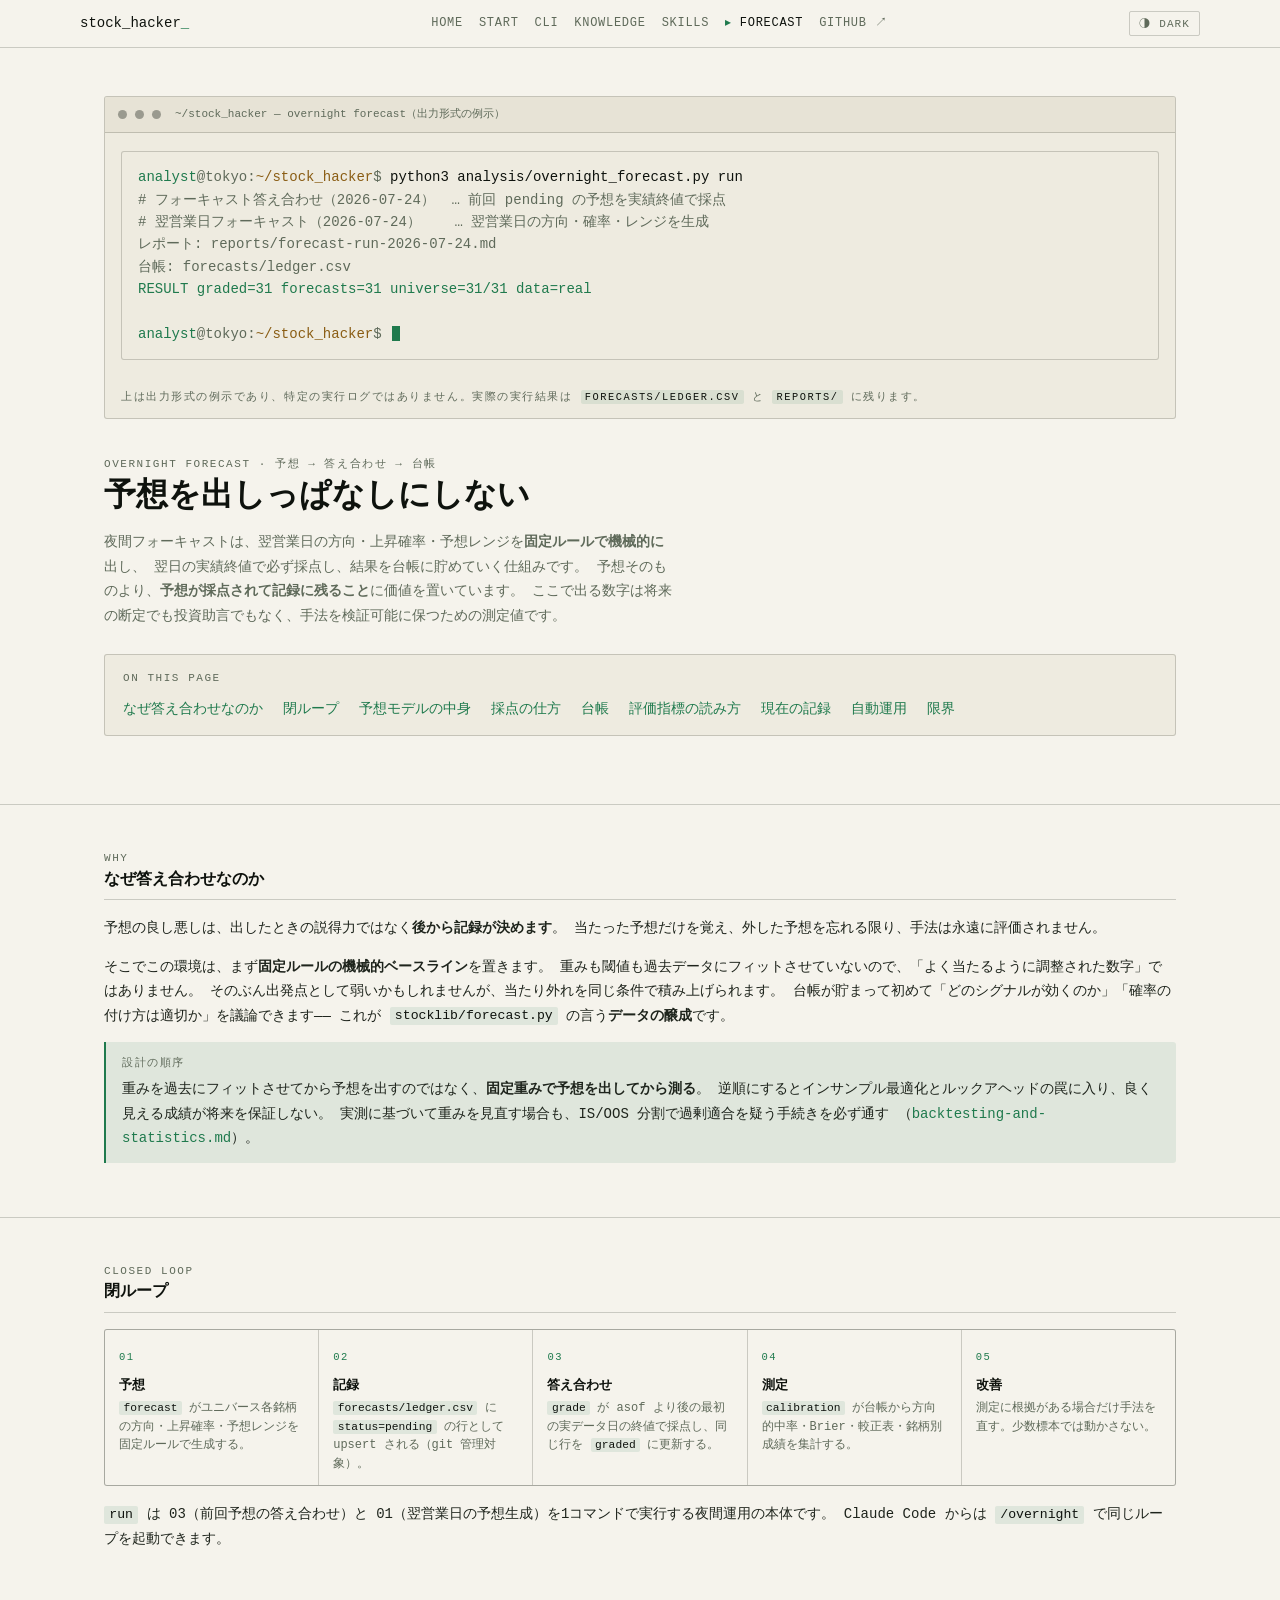
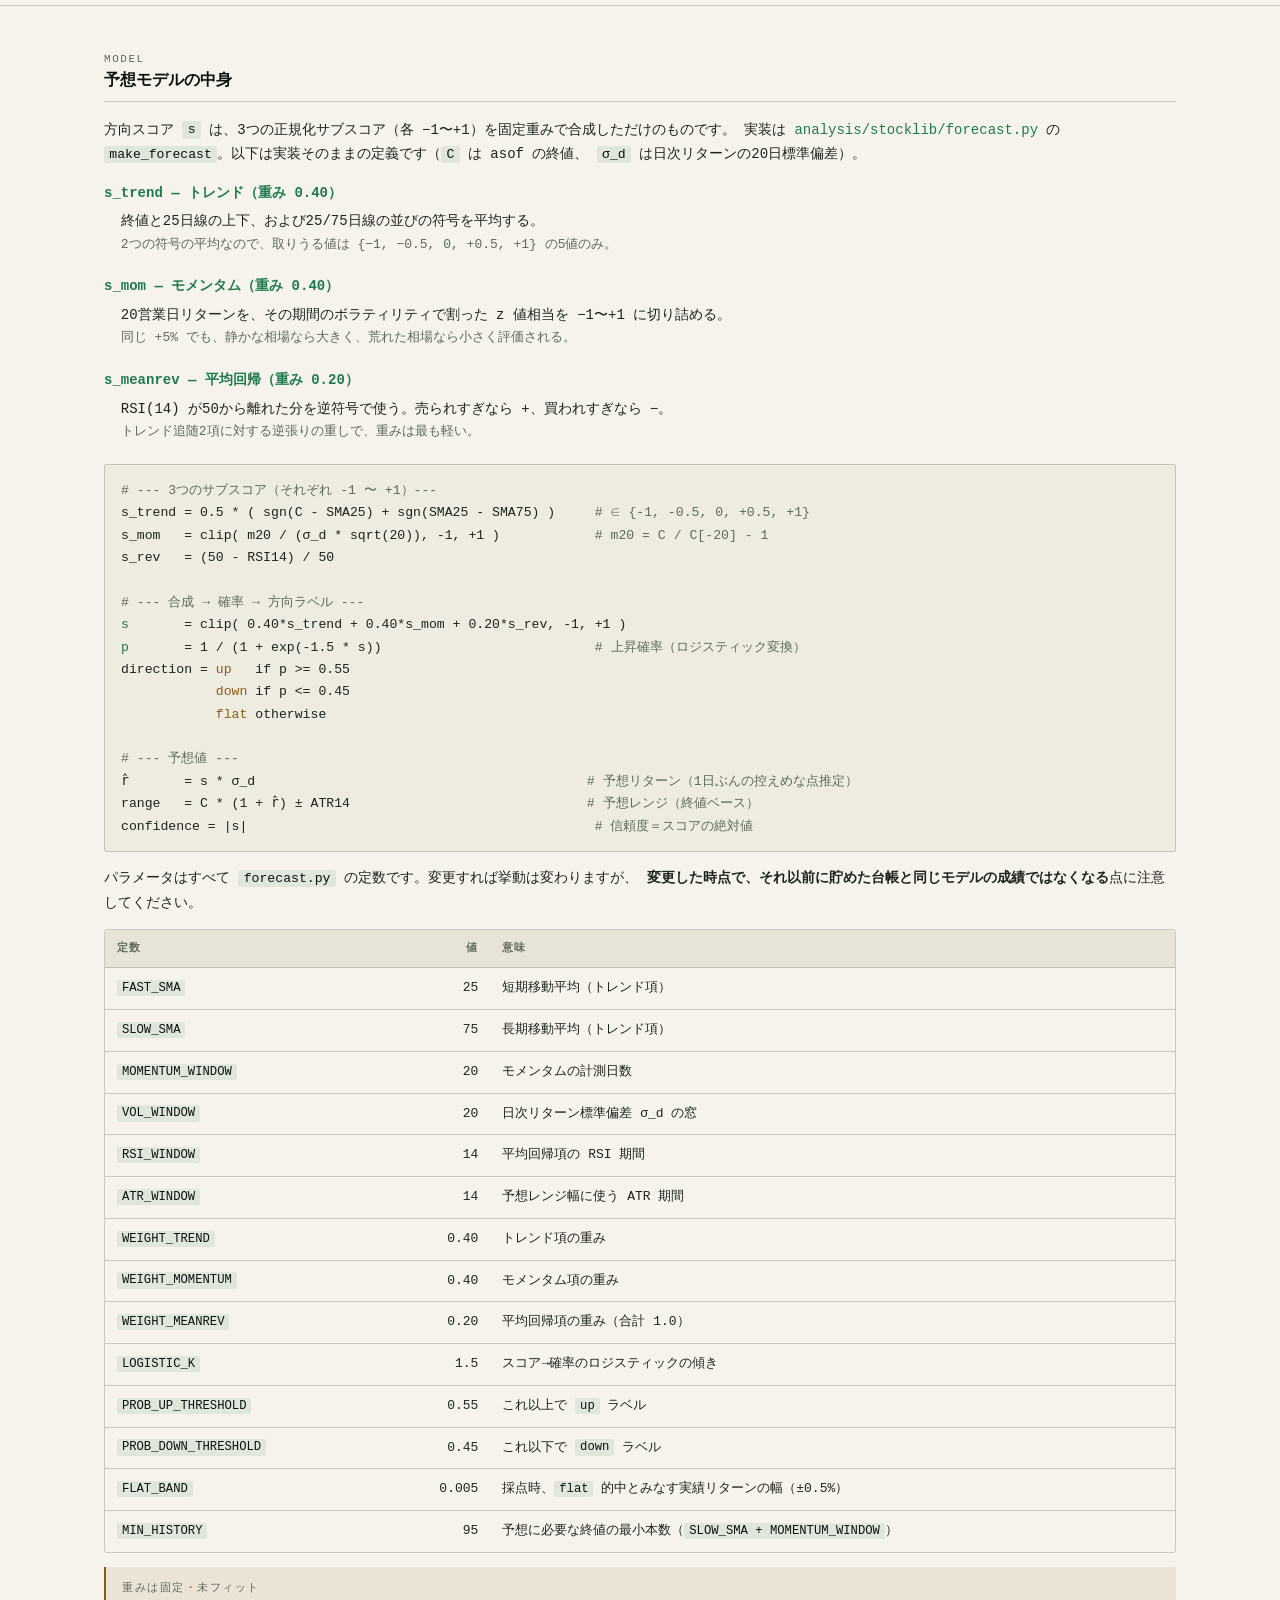
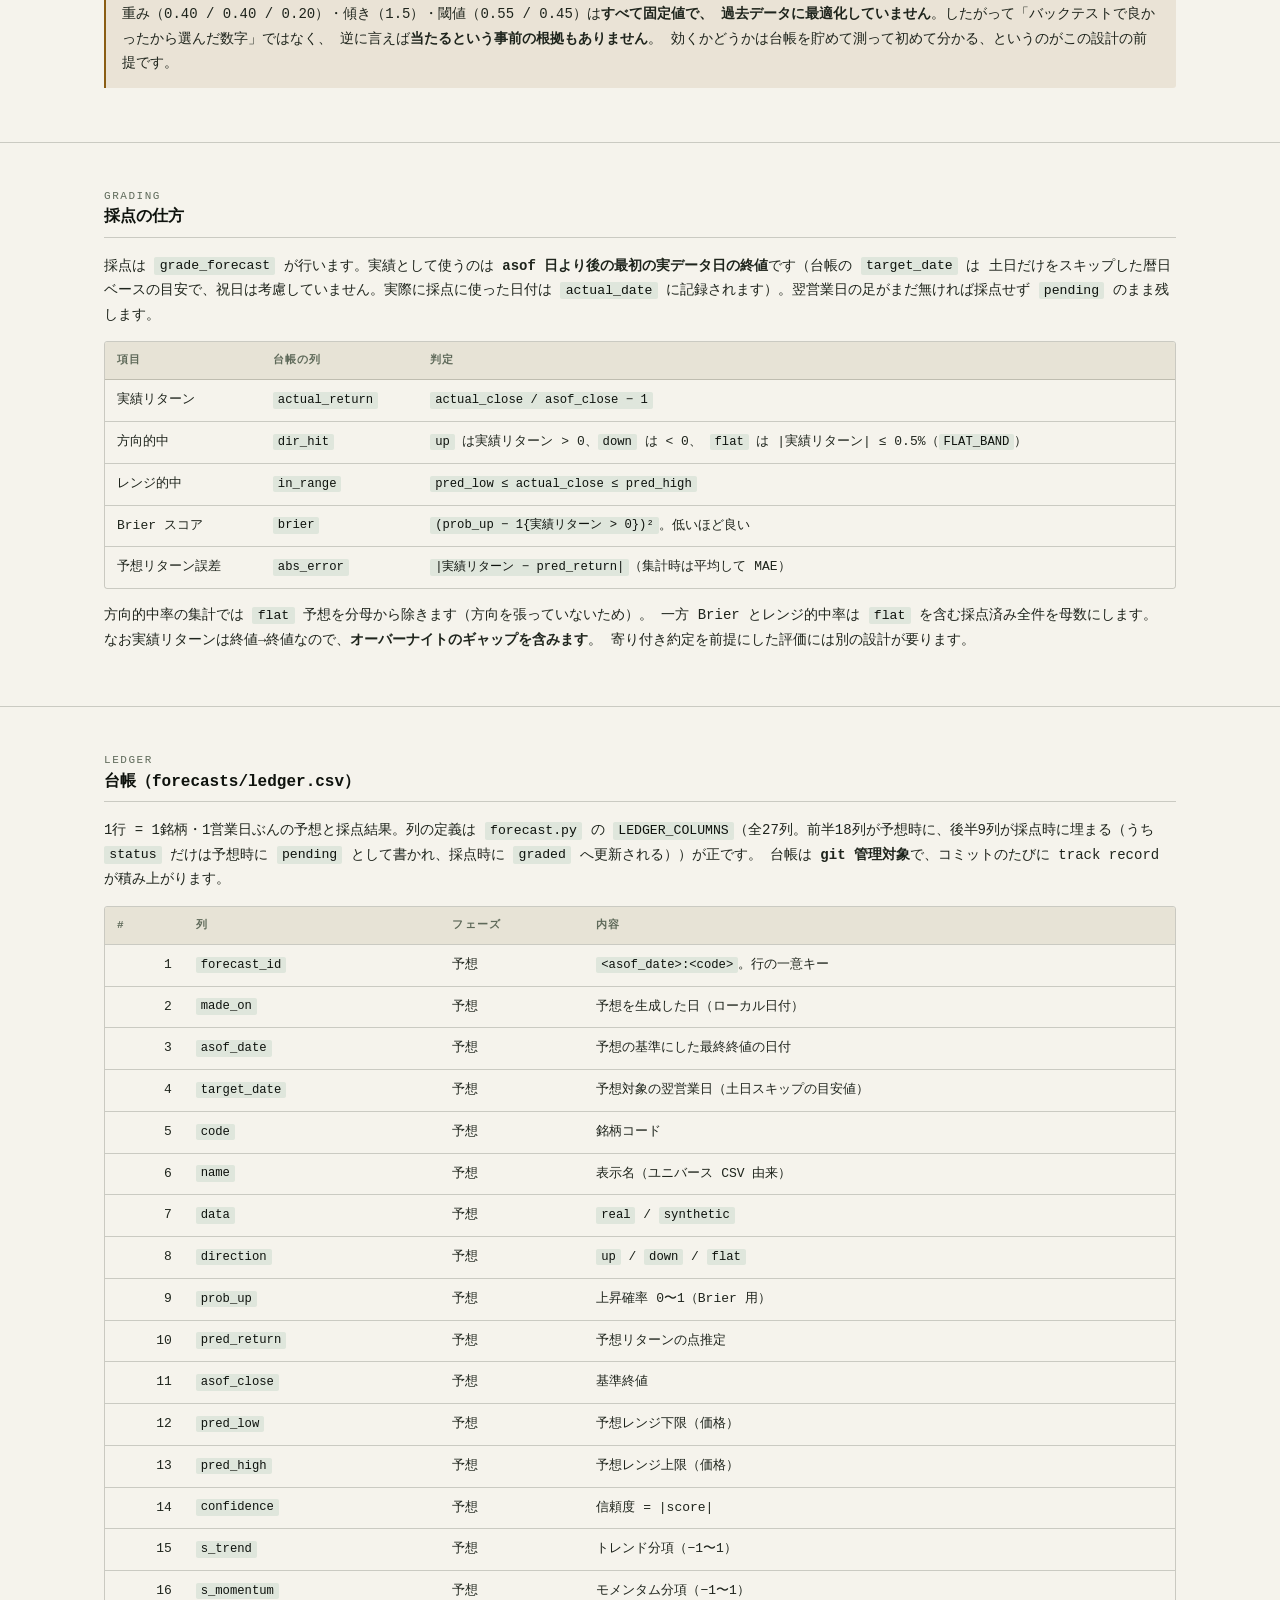
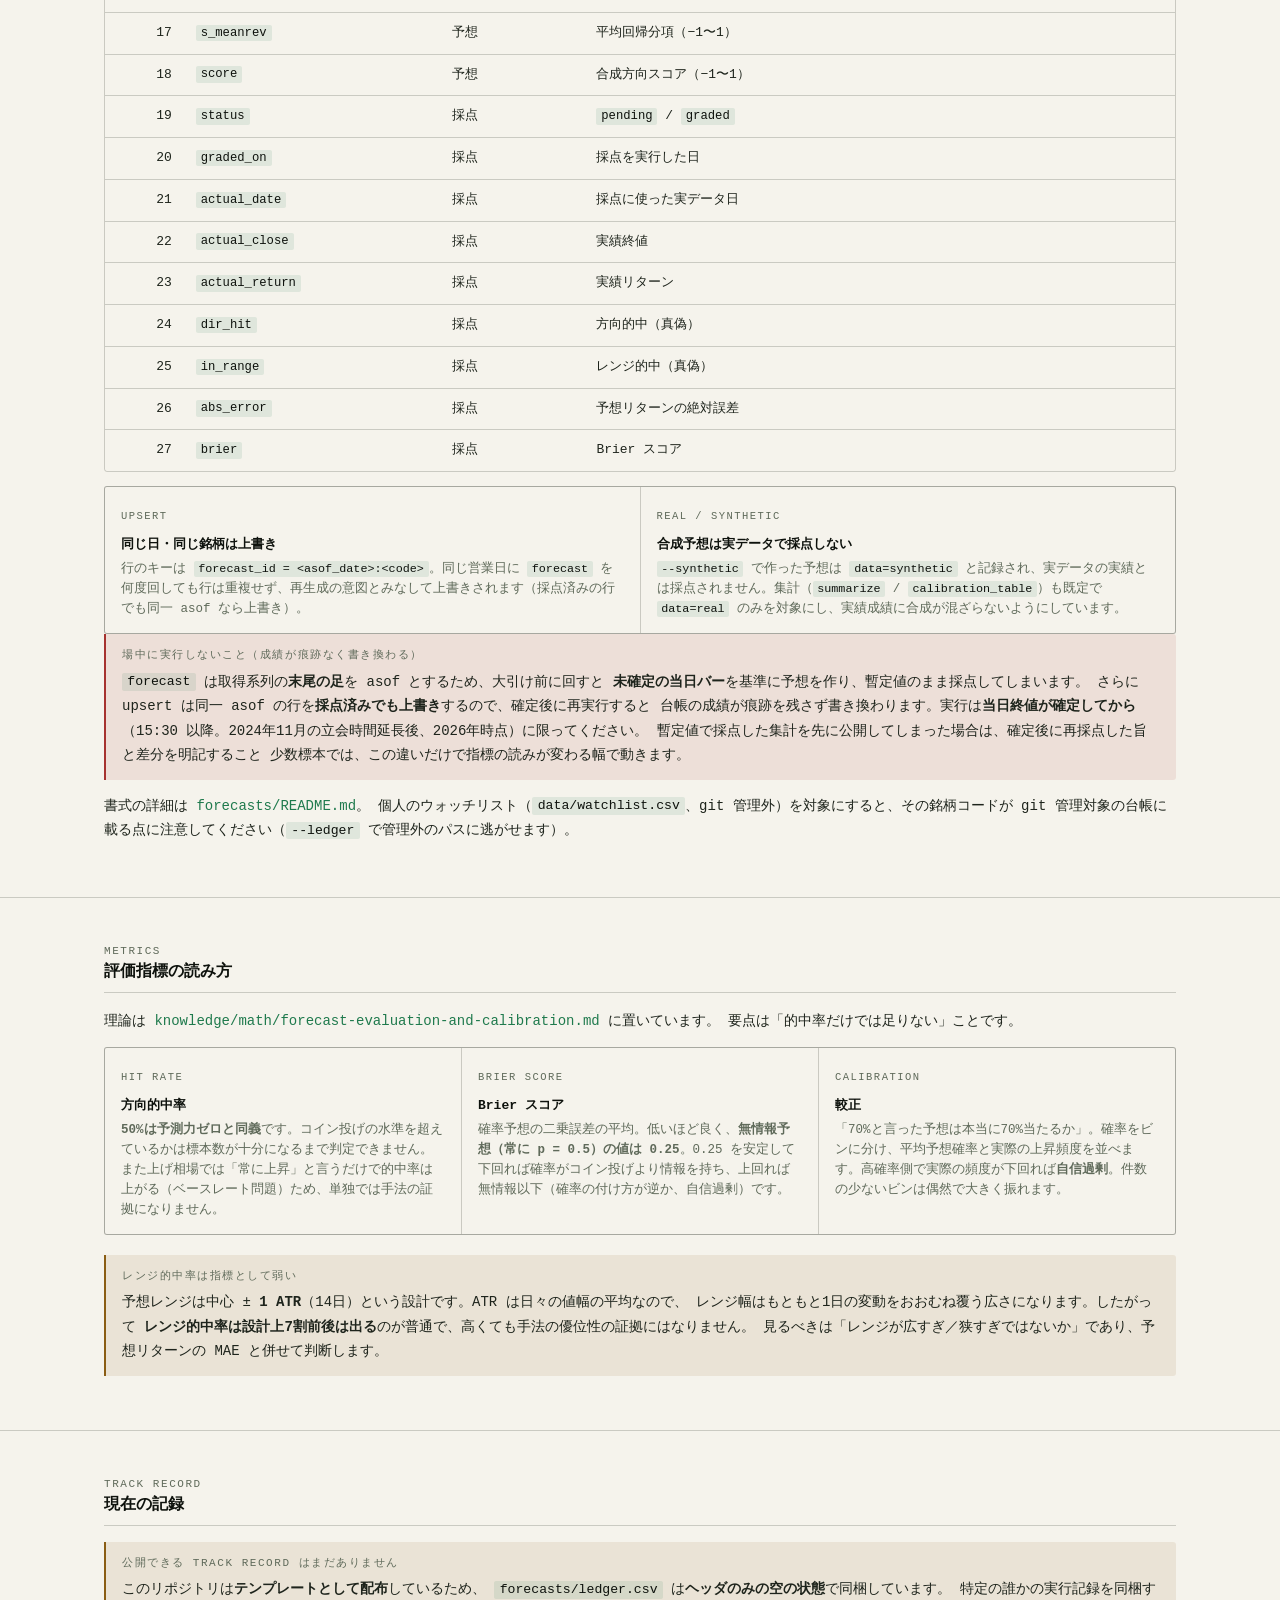
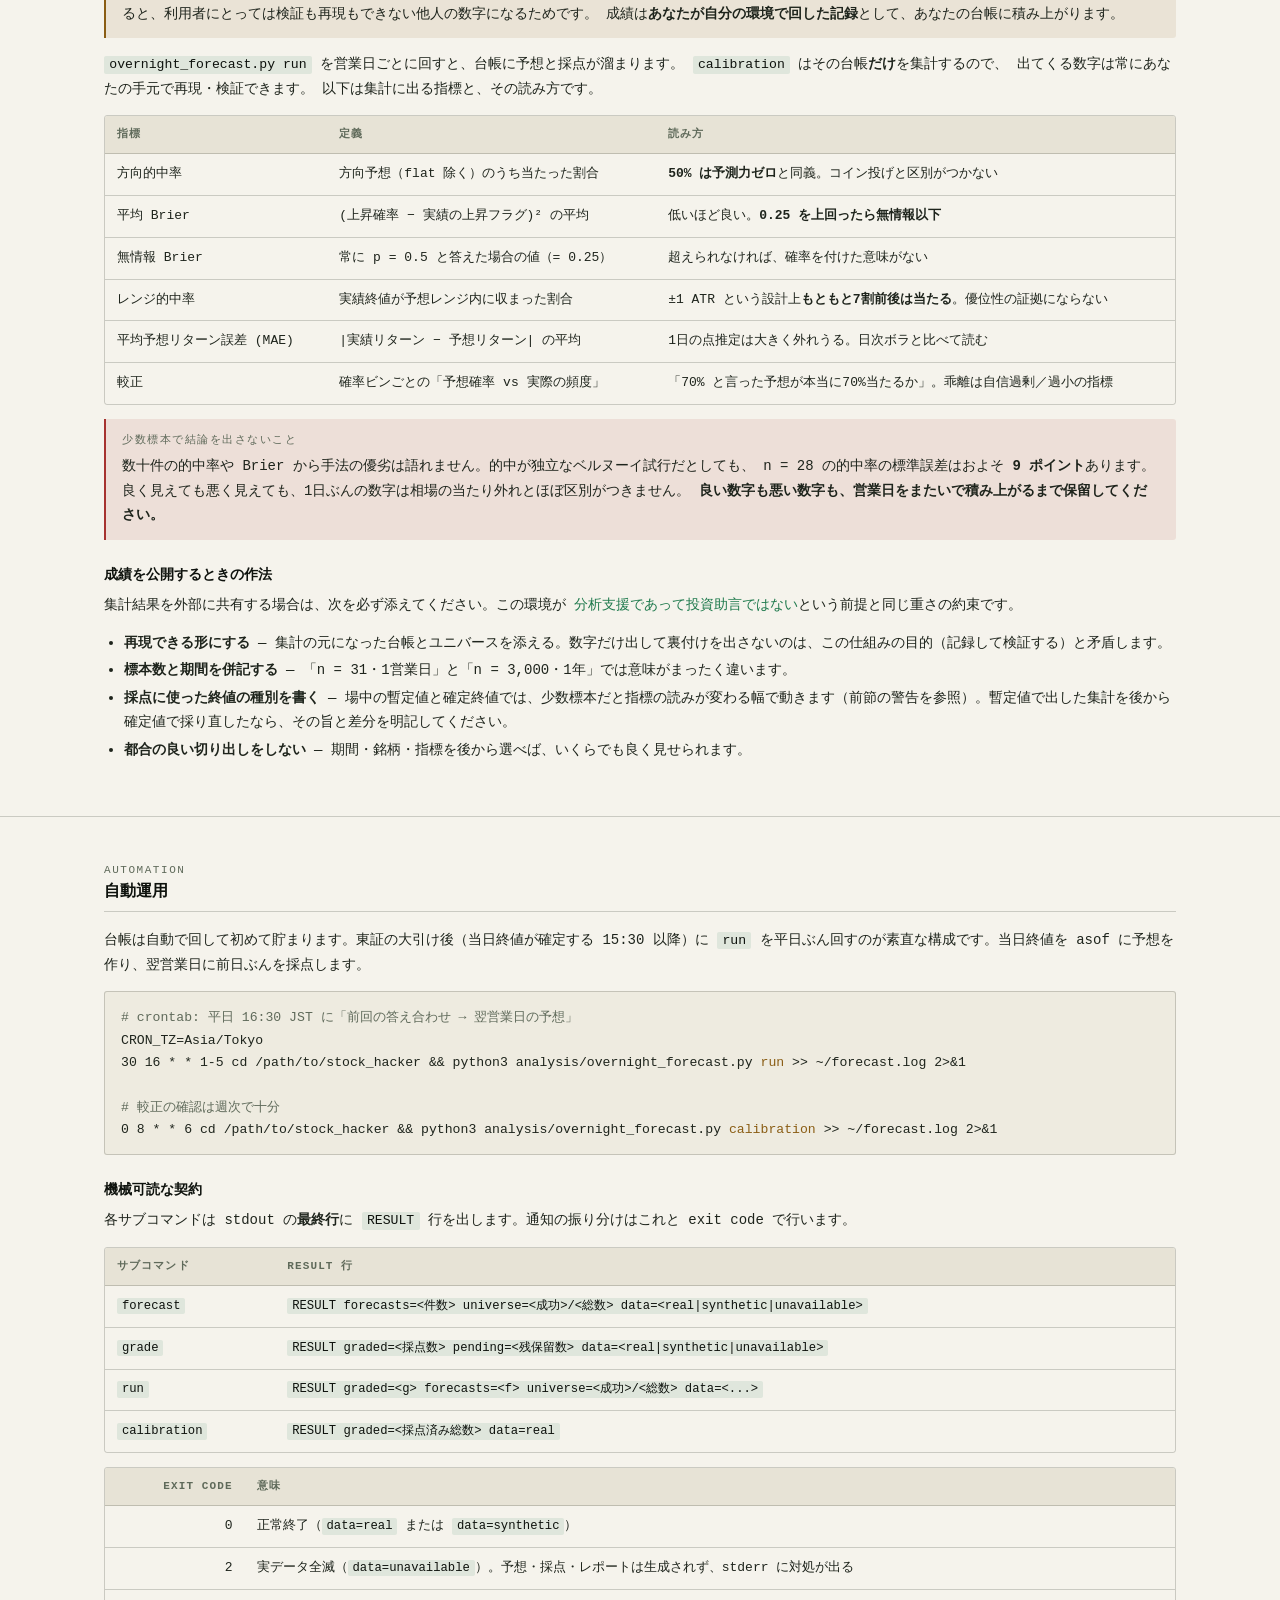
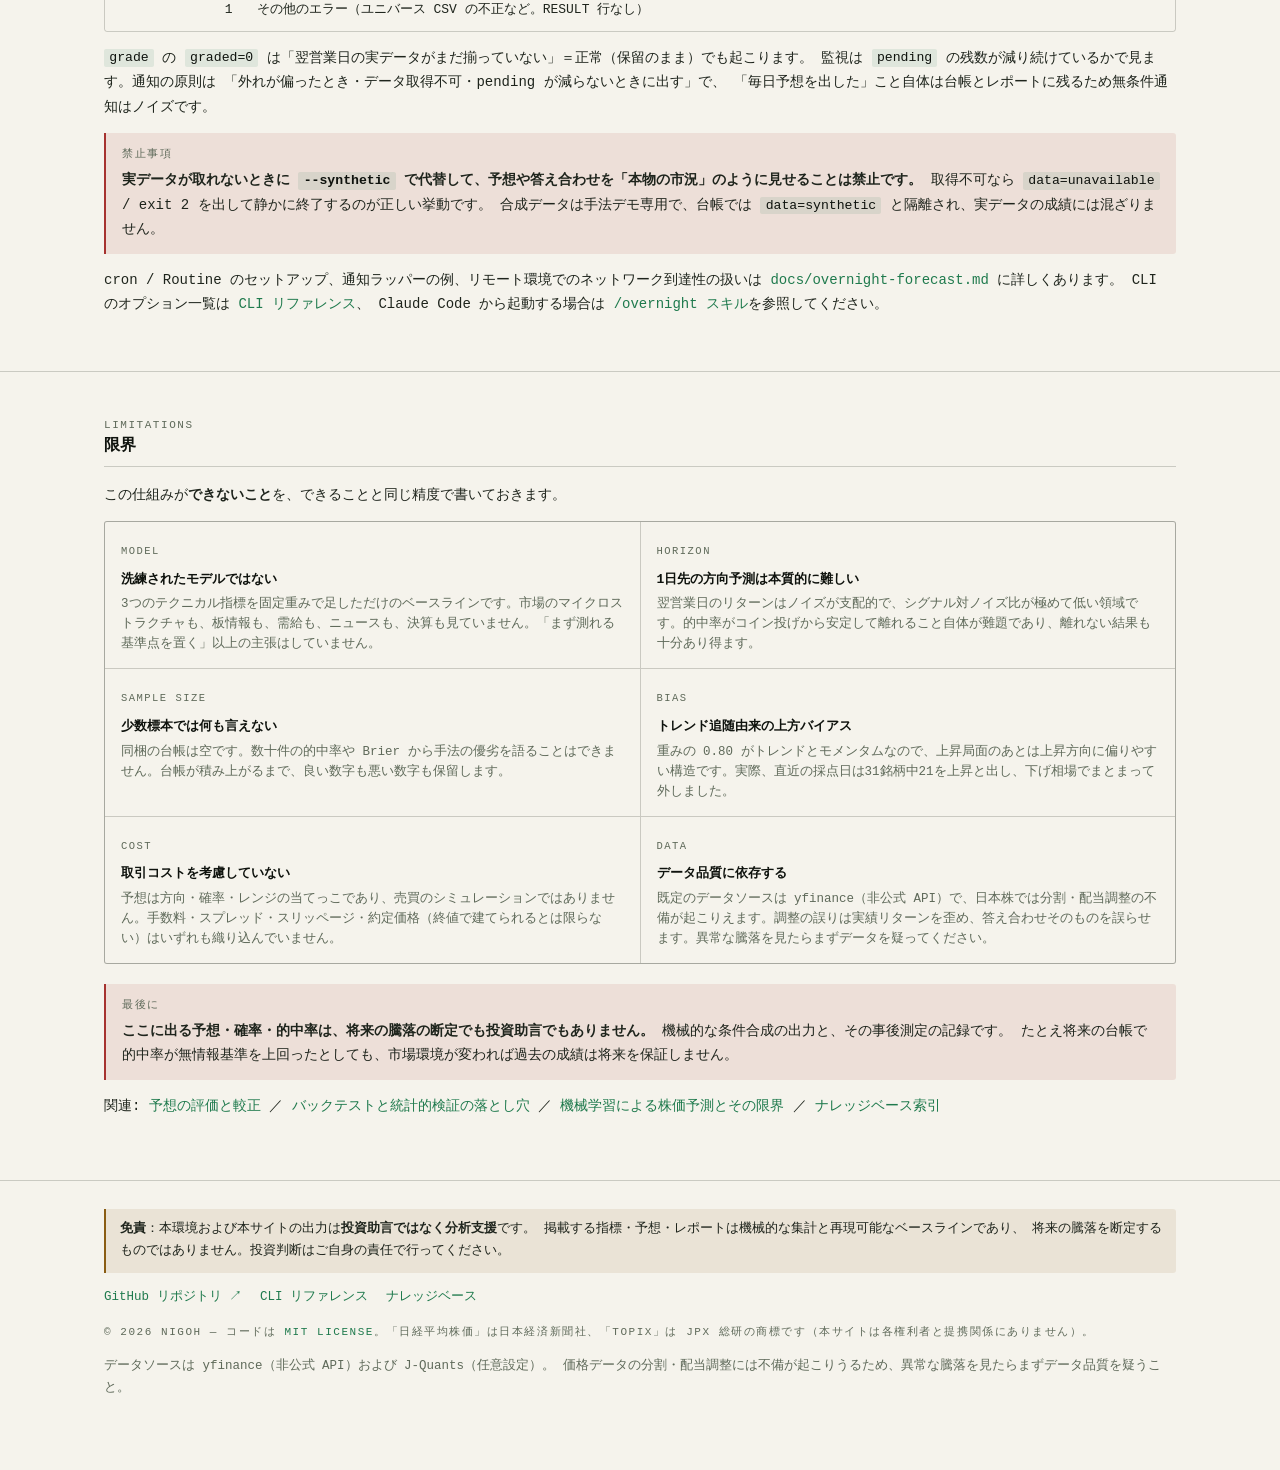
<file: docs/forecast.html>
<!doctype html>
<html lang="ja">
<head>
<meta charset="utf-8">
<meta name="viewport" content="width=device-width, initial-scale=1">
<title>Forecast — 夜間フォーキャストの設計と運用 — stock_hacker</title>
<meta name="description" content="翌営業日の機械予想を固定ルールで生成し、翌日の実績で採点し、台帳に蓄積して的中率・Brier・較正で測定する閉ループ。モデルの中身・採点方法・評価指標・自動運用の契約・限界までを実装どおりに記述する。">
<link rel="stylesheet" href="./assets/style.css">
<link rel="icon" href="data:image/svg+xml,%3Csvg xmlns='http://www.w3.org/2000/svg' viewBox='0 0 16 16'%3E%3Crect width='16' height='16' fill='%230B0E0C'/%3E%3Ctext x='2' y='12' font-family='monospace' font-size='11' fill='%236EE7A0'%3E%24%3C/text%3E%3C/svg%3E">
<script>
  /* テーマのちらつき防止: 描画前に保存済みテーマを適用する */
  (function () {
    try {
      var t = localStorage.getItem("stock_hacker.theme");
      if (t === "dark" || t === "light") document.documentElement.setAttribute("data-theme", t);
    } catch (e) {}
  })();
</script>
</head>
<body>
<a class="skip" href="#main">本文へスキップ</a>

<header class="topbar">
  <div class="col-wide topbar-inner">
    <div class="brand"><a href="./index.html">stock_hacker</a><span class="cursor">_</span></div>
    <nav class="nav" aria-label="サイト">
      <a href="./index.html">Home</a>
      <a href="./getting-started.html">Start</a>
      <a href="./cli.html">CLI</a>
      <a href="./knowledge.html">Knowledge</a>
      <a href="./skills.html">Skills</a>
      <a href="./forecast.html" aria-current="page">Forecast</a>
      <a href="https://github.com/nigoh/stock_hacker">GitHub ↗</a>
    </nav>
    <button class="toggle" type="button" data-theme-toggle>◐ light</button>
  </div>
</header>

<main id="main">

  <!-- ヒーロー -->
  <section class="hero">
    <div class="col-wide">
      <div class="shell">
        <div class="shell-head">
          <span class="shell-dot" aria-hidden="true"></span>
          <span class="shell-dot" aria-hidden="true"></span>
          <span class="shell-dot" aria-hidden="true"></span>
          <span class="shell-title">~/stock_hacker — overnight forecast（出力形式の例示）</span>
        </div>
        <div class="shell-body">
<pre><span class="prompt"><span class="user">analyst</span>@tokyo:<span class="path">~/stock_hacker</span>$</span> <span class="cmd">python3 analysis/overnight_forecast.py run</span>
<span class="c"># フォーキャスト答え合わせ（2026-07-24）  … 前回 pending の予想を実績終値で採点</span>
<span class="c"># 翌営業日フォーキャスト（2026-07-24）    … 翌営業日の方向・確率・レンジを生成</span>
<span class="c">レポート: reports/forecast-run-2026-07-24.md</span>
<span class="c">台帳: forecasts/ledger.csv</span>
<span class="g">RESULT graded=31 forecasts=31 universe=31/31 data=real</span>

<span class="prompt"><span class="user">analyst</span>@tokyo:<span class="path">~/stock_hacker</span>$</span> <span class="caret" aria-hidden="true"></span></pre>
        </div>
        <p class="micro" style="padding:10px 16px;margin:0">上は出力形式の例示であり、特定の実行ログではありません。実際の実行結果は <code>forecasts/ledger.csv</code> と <code>reports/</code> に残ります。</p>
      </div>

      <div style="margin-top:32px">
        <span class="micro">Overnight forecast · 予想 → 答え合わせ → 台帳</span>
        <h1 class="page-title">予想を出しっぱなしにしない</h1>
        <p class="lede">
          夜間フォーキャストは、翌営業日の方向・上昇確率・予想レンジを<strong>固定ルールで機械的に</strong>出し、
          翌日の実績終値で必ず採点し、結果を台帳に貯めていく仕組みです。
          予想そのものより、<strong>予想が採点されて記録に残ること</strong>に価値を置いています。
          ここで出る数字は将来の断定でも投資助言でもなく、手法を検証可能に保つための測定値です。
        </p>
      </div>

      <nav class="toc" style="margin-top:26px" aria-label="このページの目次">
        <span class="micro">On this page</span>
        <ul>
          <li><a href="#why">なぜ答え合わせなのか</a></li>
          <li><a href="#loop">閉ループ</a></li>
          <li><a href="#model">予想モデルの中身</a></li>
          <li><a href="#grading">採点の仕方</a></li>
          <li><a href="#ledger">台帳</a></li>
          <li><a href="#metrics">評価指標の読み方</a></li>
          <li><a href="#record">現在の記録</a></li>
          <li><a href="#automation">自動運用</a></li>
          <li><a href="#limits">限界</a></li>
        </ul>
      </nav>
    </div>
  </section>

  <!-- なぜ答え合わせなのか -->
  <section class="section" id="why">
    <div class="col-wide">
      <span class="micro">Why</span>
      <h2>なぜ答え合わせなのか</h2>
      <p>
        予想の良し悪しは、出したときの説得力ではなく<strong>後から記録が決めます</strong>。
        当たった予想だけを覚え、外した予想を忘れる限り、手法は永遠に評価されません。
      </p>
      <p>
        そこでこの環境は、まず<strong>固定ルールの機械的ベースライン</strong>を置きます。
        重みも閾値も過去データにフィットさせていないので、「よく当たるように調整された数字」ではありません。
        そのぶん出発点として弱いかもしれませんが、当たり外れを同じ条件で積み上げられます。
        台帳が貯まって初めて「どのシグナルが効くのか」「確率の付け方は適切か」を議論できます——
        これが <code>stocklib/forecast.py</code> の言う<strong>データの醸成</strong>です。
      </p>
      <div class="callout green">
        <span class="micro">設計の順序</span>
        重みを過去にフィットさせてから予想を出すのではなく、<strong>固定重みで予想を出してから測る</strong>。
        逆順にするとインサンプル最適化とルックアヘッドの罠に入り、良く見える成績が将来を保証しない。
        実測に基づいて重みを見直す場合も、IS/OOS 分割で過剰適合を疑う手続きを必ず通す
        （<a href="https://github.com/nigoh/stock_hacker/blob/main/knowledge/math/backtesting-and-statistics.md">backtesting-and-statistics.md</a>）。
      </div>
    </div>
  </section>

  <!-- 閉ループ -->
  <section class="section" id="loop">
    <div class="col-wide">
      <span class="micro">Closed loop</span>
      <h2>閉ループ</h2>
      <div class="loop">
        <div class="loop-step">
          <span class="n">01</span><h3>予想</h3>
          <p><code>forecast</code> がユニバース各銘柄の方向・上昇確率・予想レンジを固定ルールで生成する。</p>
        </div>
        <div class="loop-step">
          <span class="n">02</span><h3>記録</h3>
          <p><code>forecasts/ledger.csv</code> に <code>status=pending</code> の行として upsert される（git 管理対象）。</p>
        </div>
        <div class="loop-step">
          <span class="n">03</span><h3>答え合わせ</h3>
          <p><code>grade</code> が asof より後の最初の実データ日の終値で採点し、同じ行を <code>graded</code> に更新する。</p>
        </div>
        <div class="loop-step">
          <span class="n">04</span><h3>測定</h3>
          <p><code>calibration</code> が台帳から方向的中率・Brier・較正表・銘柄別成績を集計する。</p>
        </div>
        <div class="loop-step">
          <span class="n">05</span><h3>改善</h3>
          <p>測定に根拠がある場合だけ手法を直す。少数標本では動かさない。</p>
        </div>
      </div>
      <p style="margin-top:16px">
        <code>run</code> は 03（前回予想の答え合わせ）と 01（翌営業日の予想生成）を1コマンドで実行する夜間運用の本体です。
        Claude Code からは <code>/overnight</code> で同じループを起動できます。
      </p>
    </div>
  </section>

  <!-- 予想モデル -->
  <section class="section" id="model">
    <div class="col-wide">
      <span class="micro">Model</span>
      <h2>予想モデルの中身</h2>
      <p>
        方向スコア <code>s</code> は、3つの正規化サブスコア（各 −1〜+1）を固定重みで合成しただけのものです。
        実装は <a href="https://github.com/nigoh/stock_hacker/blob/main/analysis/stocklib/forecast.py">analysis/stocklib/forecast.py</a> の
        <code>make_forecast</code>。以下は実装そのままの定義です（<code>C</code> は asof の終値、
        <code>σ_d</code> は日次リターンの20日標準偏差）。
      </p>

      <dl class="manpage">
        <dt>s_trend — トレンド（重み 0.40）</dt>
        <dd>
          終値と25日線の上下、および25/75日線の並びの符号を平均する。
          <span class="note">2つの符号の平均なので、取りうる値は {−1, −0.5, 0, +0.5, +1} の5値のみ。</span>
        </dd>
        <dt>s_mom — モメンタム（重み 0.40）</dt>
        <dd>
          20営業日リターンを、その期間のボラティリティで割った z 値相当を −1〜+1 に切り詰める。
          <span class="note">同じ +5% でも、静かな相場なら大きく、荒れた相場なら小さく評価される。</span>
        </dd>
        <dt>s_meanrev — 平均回帰（重み 0.20）</dt>
        <dd>
          RSI(14) が50から離れた分を逆符号で使う。売られすぎなら +、買われすぎなら −。
          <span class="note">トレンド追随2項に対する逆張りの重しで、重みは最も軽い。</span>
        </dd>
      </dl>

<pre style="margin-top:20px"><code><span class="c"># --- 3つのサブスコア（それぞれ -1 〜 +1）---</span>
s_trend = 0.5 * ( sgn(C - SMA25) + sgn(SMA25 - SMA75) )     <span class="c"># ∈ {-1, -0.5, 0, +0.5, +1}</span>
s_mom   = clip( m20 / (σ_d * sqrt(20)), -1, +1 )            <span class="c"># m20 = C / C[-20] - 1</span>
s_rev   = (50 - RSI14) / 50

<span class="c"># --- 合成 → 確率 → 方向ラベル ---</span>
<span class="g">s</span>       = clip( 0.40*s_trend + 0.40*s_mom + 0.20*s_rev, -1, +1 )
<span class="g">p</span>       = 1 / (1 + exp(-1.5 * s))                           <span class="c"># 上昇確率（ロジスティック変換）</span>
direction = <span class="a">up</span>   if p &gt;= 0.55
            <span class="a">down</span> if p &lt;= 0.45
            <span class="a">flat</span> otherwise

<span class="c"># --- 予想値 ---</span>
r̂       = s * σ_d                                          <span class="c"># 予想リターン（1日ぶんの控えめな点推定）</span>
range   = C * (1 + r̂) ± ATR14                              <span class="c"># 予想レンジ（終値ベース）</span>
confidence = |s|                                            <span class="c"># 信頼度＝スコアの絶対値</span></code></pre>

      <p>
        パラメータはすべて <code>forecast.py</code> の定数です。変更すれば挙動は変わりますが、
        <strong>変更した時点で、それ以前に貯めた台帳と同じモデルの成績ではなくなる</strong>点に注意してください。
      </p>

      <div class="scroll">
        <table>
          <thead>
            <tr><th>定数</th><th class="num">値</th><th>意味</th></tr>
          </thead>
          <tbody>
            <tr><td><code>FAST_SMA</code></td><td class="num">25</td><td>短期移動平均（トレンド項）</td></tr>
            <tr><td><code>SLOW_SMA</code></td><td class="num">75</td><td>長期移動平均（トレンド項）</td></tr>
            <tr><td><code>MOMENTUM_WINDOW</code></td><td class="num">20</td><td>モメンタムの計測日数</td></tr>
            <tr><td><code>VOL_WINDOW</code></td><td class="num">20</td><td>日次リターン標準偏差 σ_d の窓</td></tr>
            <tr><td><code>RSI_WINDOW</code></td><td class="num">14</td><td>平均回帰項の RSI 期間</td></tr>
            <tr><td><code>ATR_WINDOW</code></td><td class="num">14</td><td>予想レンジ幅に使う ATR 期間</td></tr>
            <tr><td><code>WEIGHT_TREND</code></td><td class="num">0.40</td><td>トレンド項の重み</td></tr>
            <tr><td><code>WEIGHT_MOMENTUM</code></td><td class="num">0.40</td><td>モメンタム項の重み</td></tr>
            <tr><td><code>WEIGHT_MEANREV</code></td><td class="num">0.20</td><td>平均回帰項の重み（合計 1.0）</td></tr>
            <tr><td><code>LOGISTIC_K</code></td><td class="num">1.5</td><td>スコア→確率のロジスティックの傾き</td></tr>
            <tr><td><code>PROB_UP_THRESHOLD</code></td><td class="num">0.55</td><td>これ以上で <code>up</code> ラベル</td></tr>
            <tr><td><code>PROB_DOWN_THRESHOLD</code></td><td class="num">0.45</td><td>これ以下で <code>down</code> ラベル</td></tr>
            <tr><td><code>FLAT_BAND</code></td><td class="num">0.005</td><td>採点時、<code>flat</code> 的中とみなす実績リターンの幅（±0.5%）</td></tr>
            <tr><td><code>MIN_HISTORY</code></td><td class="num">95</td><td>予想に必要な終値の最小本数（<code>SLOW_SMA + MOMENTUM_WINDOW</code>）</td></tr>
          </tbody>
        </table>
      </div>

      <div class="callout">
        <span class="micro">重みは固定・未フィット</span>
        重み（0.40 / 0.40 / 0.20）・傾き（1.5）・閾値（0.55 / 0.45）は<strong>すべて固定値で、
        過去データに最適化していません</strong>。したがって「バックテストで良かったから選んだ数字」ではなく、
        逆に言えば<strong>当たるという事前の根拠もありません</strong>。
        効くかどうかは台帳を貯めて測って初めて分かる、というのがこの設計の前提です。
      </div>
    </div>
  </section>

  <!-- 採点 -->
  <section class="section" id="grading">
    <div class="col-wide">
      <span class="micro">Grading</span>
      <h2>採点の仕方</h2>
      <p>
        採点は <code>grade_forecast</code> が行います。実績として使うのは
        <strong>asof 日より後の最初の実データ日の終値</strong>です（台帳の <code>target_date</code> は
        土日だけをスキップした暦日ベースの目安で、祝日は考慮していません。実際に採点に使った日付は
        <code>actual_date</code> に記録されます）。翌営業日の足がまだ無ければ採点せず <code>pending</code> のまま残します。
      </p>
      <div class="scroll">
        <table>
          <thead>
            <tr><th>項目</th><th>台帳の列</th><th>判定</th></tr>
          </thead>
          <tbody>
            <tr>
              <td>実績リターン</td><td><code>actual_return</code></td>
              <td><code>actual_close / asof_close − 1</code></td>
            </tr>
            <tr>
              <td>方向的中</td><td><code>dir_hit</code></td>
              <td><code>up</code> は実績リターン &gt; 0、<code>down</code> は &lt; 0、
                  <code>flat</code> は |実績リターン| ≤ 0.5%（<code>FLAT_BAND</code>）</td>
            </tr>
            <tr>
              <td>レンジ的中</td><td><code>in_range</code></td>
              <td><code>pred_low ≤ actual_close ≤ pred_high</code></td>
            </tr>
            <tr>
              <td>Brier スコア</td><td><code>brier</code></td>
              <td><code>(prob_up − 1{実績リターン &gt; 0})²</code>。低いほど良い</td>
            </tr>
            <tr>
              <td>予想リターン誤差</td><td><code>abs_error</code></td>
              <td><code>|実績リターン − pred_return|</code>（集計時は平均して MAE）</td>
            </tr>
          </tbody>
        </table>
      </div>
      <p>
        方向的中率の集計では <code>flat</code> 予想を分母から除きます（方向を張っていないため）。
        一方 Brier とレンジ的中率は <code>flat</code> を含む採点済み全件を母数にします。
        なお実績リターンは終値→終値なので、<strong>オーバーナイトのギャップを含みます</strong>。
        寄り付き約定を前提にした評価には別の設計が要ります。
      </p>
    </div>
  </section>

  <!-- 台帳 -->
  <section class="section" id="ledger">
    <div class="col-wide">
      <span class="micro">Ledger</span>
      <h2>台帳（forecasts/ledger.csv）</h2>
      <p>
        1行 = 1銘柄・1営業日ぶんの予想と採点結果。列の定義は <code>forecast.py</code> の
        <code>LEDGER_COLUMNS</code>（全27列。前半18列が予想時に、後半9列が採点時に埋まる（うち <code>status</code> だけは予想時に <code>pending</code> として書かれ、採点時に <code>graded</code> へ更新される））が正です。
        台帳は <strong>git 管理対象</strong>で、コミットのたびに track record が積み上がります。
      </p>
      <div class="scroll">
        <table>
          <thead>
            <tr><th>#</th><th>列</th><th>フェーズ</th><th>内容</th></tr>
          </thead>
          <tbody>
            <tr><td class="num">1</td><td><code>forecast_id</code></td><td>予想</td><td><code>&lt;asof_date&gt;:&lt;code&gt;</code>。行の一意キー</td></tr>
            <tr><td class="num">2</td><td><code>made_on</code></td><td>予想</td><td>予想を生成した日（ローカル日付）</td></tr>
            <tr><td class="num">3</td><td><code>asof_date</code></td><td>予想</td><td>予想の基準にした最終終値の日付</td></tr>
            <tr><td class="num">4</td><td><code>target_date</code></td><td>予想</td><td>予想対象の翌営業日（土日スキップの目安値）</td></tr>
            <tr><td class="num">5</td><td><code>code</code></td><td>予想</td><td>銘柄コード</td></tr>
            <tr><td class="num">6</td><td><code>name</code></td><td>予想</td><td>表示名（ユニバース CSV 由来）</td></tr>
            <tr><td class="num">7</td><td><code>data</code></td><td>予想</td><td><code>real</code> / <code>synthetic</code></td></tr>
            <tr><td class="num">8</td><td><code>direction</code></td><td>予想</td><td><code>up</code> / <code>down</code> / <code>flat</code></td></tr>
            <tr><td class="num">9</td><td><code>prob_up</code></td><td>予想</td><td>上昇確率 0〜1（Brier 用）</td></tr>
            <tr><td class="num">10</td><td><code>pred_return</code></td><td>予想</td><td>予想リターンの点推定</td></tr>
            <tr><td class="num">11</td><td><code>asof_close</code></td><td>予想</td><td>基準終値</td></tr>
            <tr><td class="num">12</td><td><code>pred_low</code></td><td>予想</td><td>予想レンジ下限（価格）</td></tr>
            <tr><td class="num">13</td><td><code>pred_high</code></td><td>予想</td><td>予想レンジ上限（価格）</td></tr>
            <tr><td class="num">14</td><td><code>confidence</code></td><td>予想</td><td>信頼度 = |score|</td></tr>
            <tr><td class="num">15</td><td><code>s_trend</code></td><td>予想</td><td>トレンド分項（−1〜1）</td></tr>
            <tr><td class="num">16</td><td><code>s_momentum</code></td><td>予想</td><td>モメンタム分項（−1〜1）</td></tr>
            <tr><td class="num">17</td><td><code>s_meanrev</code></td><td>予想</td><td>平均回帰分項（−1〜1）</td></tr>
            <tr><td class="num">18</td><td><code>score</code></td><td>予想</td><td>合成方向スコア（−1〜1）</td></tr>
            <tr><td class="num">19</td><td><code>status</code></td><td>採点</td><td><code>pending</code> / <code>graded</code></td></tr>
            <tr><td class="num">20</td><td><code>graded_on</code></td><td>採点</td><td>採点を実行した日</td></tr>
            <tr><td class="num">21</td><td><code>actual_date</code></td><td>採点</td><td>採点に使った実データ日</td></tr>
            <tr><td class="num">22</td><td><code>actual_close</code></td><td>採点</td><td>実績終値</td></tr>
            <tr><td class="num">23</td><td><code>actual_return</code></td><td>採点</td><td>実績リターン</td></tr>
            <tr><td class="num">24</td><td><code>dir_hit</code></td><td>採点</td><td>方向的中（真偽）</td></tr>
            <tr><td class="num">25</td><td><code>in_range</code></td><td>採点</td><td>レンジ的中（真偽）</td></tr>
            <tr><td class="num">26</td><td><code>abs_error</code></td><td>採点</td><td>予想リターンの絶対誤差</td></tr>
            <tr><td class="num">27</td><td><code>brier</code></td><td>採点</td><td>Brier スコア</td></tr>
          </tbody>
        </table>
      </div>
      <div class="grid grid-2">
        <div class="cell">
          <span class="call">Upsert</span>
          <h3>同じ日・同じ銘柄は上書き</h3>
          <p>行のキーは <code>forecast_id = &lt;asof_date&gt;:&lt;code&gt;</code>。同じ営業日に <code>forecast</code> を何度回しても行は重複せず、再生成の意図とみなして上書きされます（採点済みの行でも同一 asof なら上書き）。</p>
        </div>
        <div class="cell">
          <span class="call">Real / Synthetic</span>
          <h3>合成予想は実データで採点しない</h3>
          <p><code>--synthetic</code> で作った予想は <code>data=synthetic</code> と記録され、実データの実績とは採点されません。集計（<code>summarize</code> / <code>calibration_table</code>）も既定で <code>data=real</code> のみを対象にし、実績成績に合成が混ざらないようにしています。</p>
        </div>
      </div>
      <div class="callout red">
        <span class="micro">場中に実行しないこと（成績が痕跡なく書き換わる）</span>
        <code>forecast</code> は取得系列の<strong>末尾の足</strong>を asof とするため、大引け前に回すと
        <strong>未確定の当日バー</strong>を基準に予想を作り、暫定値のまま採点してしまいます。
        さらに upsert は同一 asof の行を<strong>採点済みでも上書き</strong>するので、確定後に再実行すると
        台帳の成績が痕跡を残さず書き換わります。実行は<strong>当日終値が確定してから</strong>
        （15:30 以降。2024年11月の立会時間延長後、2026年時点）に限ってください。
        暫定値で採点した集計を先に公開してしまった場合は、確定後に再採点した旨と差分を明記すること
        少数標本では、この違いだけで指標の読みが変わる幅で動きます。
      </div>
      <p>
        書式の詳細は <a href="https://github.com/nigoh/stock_hacker/blob/main/forecasts/README.md">forecasts/README.md</a>。
        個人のウォッチリスト（<code>data/watchlist.csv</code>、git 管理外）を対象にすると、その銘柄コードが
        git 管理対象の台帳に載る点に注意してください（<code>--ledger</code> で管理外のパスに逃がせます）。
      </p>
    </div>
  </section>

  <!-- 評価指標 -->
  <section class="section" id="metrics">
    <div class="col-wide">
      <span class="micro">Metrics</span>
      <h2>評価指標の読み方</h2>
      <p>
        理論は <a href="https://github.com/nigoh/stock_hacker/blob/main/knowledge/math/forecast-evaluation-and-calibration.md">knowledge/math/forecast-evaluation-and-calibration.md</a> に置いています。
        要点は「的中率だけでは足りない」ことです。
      </p>

      <div class="grid grid-3">
        <div class="cell">
          <span class="call">Hit rate</span>
          <h3>方向的中率</h3>
          <p><strong>50%は予測力ゼロと同義</strong>です。コイン投げの水準を超えているかは標本数が十分になるまで判定できません。また上げ相場では「常に上昇」と言うだけで的中率は上がる（ベースレート問題）ため、単独では手法の証拠になりません。</p>
        </div>
        <div class="cell">
          <span class="call">Brier score</span>
          <h3>Brier スコア</h3>
          <p>確率予想の二乗誤差の平均。低いほど良く、<strong>無情報予想（常に p = 0.5）の値は 0.25</strong>。0.25 を安定して下回れば確率がコイン投げより情報を持ち、上回れば無情報以下（確率の付け方が逆か、自信過剰）です。</p>
        </div>
        <div class="cell">
          <span class="call">Calibration</span>
          <h3>較正</h3>
          <p>「70%と言った予想は本当に70%当たるか」。確率をビンに分け、平均予想確率と実際の上昇頻度を並べます。高確率側で実際の頻度が下回れば<strong>自信過剰</strong>。件数の少ないビンは偶然で大きく振れます。</p>
        </div>
      </div>

      <div class="callout" style="margin-top:20px">
        <span class="micro">レンジ的中率は指標として弱い</span>
        予想レンジは中心 ± <strong>1 ATR</strong>（14日）という設計です。ATR は日々の値幅の平均なので、
        レンジ幅はもともと1日の変動をおおむね覆う広さになります。したがって
        <strong>レンジ的中率は設計上7割前後は出る</strong>のが普通で、高くても手法の優位性の証拠にはなりません。
        見るべきは「レンジが広すぎ／狭すぎではないか」であり、予想リターンの MAE と併せて判断します。
      </div>
    </div>
  </section>

  <!-- 現在の記録 -->
  <section class="section" id="record">
    <div class="col-wide">
      <span class="micro">Track record</span>
      <h2>現在の記録</h2>

      <div class="callout">
        <span class="micro">公開できる track record はまだありません</span>
        このリポジトリは<strong>テンプレートとして配布</strong>しているため、
        <code>forecasts/ledger.csv</code> は<strong>ヘッダのみの空の状態</strong>で同梱しています。
        特定の誰かの実行記録を同梱すると、利用者にとっては検証も再現もできない他人の数字になるためです。
        成績は<strong>あなたが自分の環境で回した記録</strong>として、あなたの台帳に積み上がります。
      </div>

      <p>
        <code>overnight_forecast.py run</code> を営業日ごとに回すと、台帳に予想と採点が溜まります。
        <code>calibration</code> はその台帳<strong>だけ</strong>を集計するので、
        出てくる数字は常にあなたの手元で再現・検証できます。
        以下は集計に出る指標と、その読み方です。
      </p>

      <div class="scroll">
        <table>
          <thead>
            <tr><th>指標</th><th>定義</th><th>読み方</th></tr>
          </thead>
          <tbody>
            <tr><td>方向的中率</td><td>方向予想（flat 除く）のうち当たった割合</td><td><strong>50% は予測力ゼロ</strong>と同義。コイン投げと区別がつかない</td></tr>
            <tr><td>平均 Brier</td><td>(上昇確率 − 実績の上昇フラグ)² の平均</td><td>低いほど良い。<strong>0.25 を上回ったら無情報以下</strong></td></tr>
            <tr><td>無情報 Brier</td><td>常に p = 0.5 と答えた場合の値（= 0.25）</td><td>超えられなければ、確率を付けた意味がない</td></tr>
            <tr><td>レンジ的中率</td><td>実績終値が予想レンジ内に収まった割合</td><td>±1 ATR という設計上<strong>もともと7割前後は当たる</strong>。優位性の証拠にならない</td></tr>
            <tr><td>平均予想リターン誤差 (MAE)</td><td>|実績リターン − 予想リターン| の平均</td><td>1日の点推定は大きく外れうる。日次ボラと比べて読む</td></tr>
            <tr><td>較正</td><td>確率ビンごとの「予想確率 vs 実際の頻度」</td><td>「70% と言った予想が本当に70%当たるか」。乖離は自信過剰／過小の指標</td></tr>
          </tbody>
        </table>
      </div>

      <div class="callout red">
        <span class="micro">少数標本で結論を出さないこと</span>
        数十件の的中率や Brier から手法の優劣は語れません。的中が独立なベルヌーイ試行だとしても、
        n = 28 の的中率の標準誤差はおよそ <strong>9 ポイント</strong>あります。
        良く見えても悪く見えても、1日ぶんの数字は相場の当たり外れとほぼ区別がつきません。
        <strong>良い数字も悪い数字も、営業日をまたいで積み上がるまで保留してください。</strong>
      </div>

      <h3>成績を公開するときの作法</h3>
      <p>
        集計結果を外部に共有する場合は、次を必ず添えてください。この環境が
        <a href="./index.html">分析支援であって投資助言ではない</a>という前提と同じ重さの約束です。
      </p>
      <ul>
        <li><strong>再現できる形にする</strong> — 集計の元になった台帳とユニバースを添える。数字だけ出して裏付けを出さないのは、この仕組みの目的（記録して検証する）と矛盾します。</li>
        <li><strong>標本数と期間を併記する</strong> — 「n = 31・1営業日」と「n = 3,000・1年」では意味がまったく違います。</li>
        <li><strong>採点に使った終値の種別を書く</strong> — 場中の暫定値と確定終値では、少数標本だと指標の読みが変わる幅で動きます（前節の警告を参照）。暫定値で出した集計を後から確定値で採り直したなら、その旨と差分を明記してください。</li>
        <li><strong>都合の良い切り出しをしない</strong> — 期間・銘柄・指標を後から選べば、いくらでも良く見せられます。</li>
      </ul>
    </div>
  </section>

  <!-- 自動運用 -->
  <section class="section" id="automation">
    <div class="col-wide">
      <span class="micro">Automation</span>
      <h2>自動運用</h2>
      <p>
        台帳は自動で回して初めて貯まります。東証の大引け後（当日終値が確定する 15:30 以降）に
        <code>run</code> を平日ぶん回すのが素直な構成です。当日終値を asof に予想を作り、翌営業日に前日ぶんを採点します。
      </p>
<pre><code><span class="c"># crontab: 平日 16:30 JST に「前回の答え合わせ → 翌営業日の予想」</span>
CRON_TZ=Asia/Tokyo
30 16 * * 1-5 cd /path/to/stock_hacker &amp;&amp; python3 analysis/overnight_forecast.py <span class="a">run</span> &gt;&gt; ~/forecast.log 2&gt;&amp;1

<span class="c"># 較正の確認は週次で十分</span>
0 8 * * 6 cd /path/to/stock_hacker &amp;&amp; python3 analysis/overnight_forecast.py <span class="a">calibration</span> &gt;&gt; ~/forecast.log 2&gt;&amp;1</code></pre>

      <h3>機械可読な契約</h3>
      <p>各サブコマンドは stdout の<strong>最終行</strong>に <code>RESULT</code> 行を出します。通知の振り分けはこれと exit code で行います。</p>
      <div class="scroll">
        <table>
          <thead>
            <tr><th>サブコマンド</th><th>RESULT 行</th></tr>
          </thead>
          <tbody>
            <tr><td><code>forecast</code></td><td><code>RESULT forecasts=&lt;件数&gt; universe=&lt;成功&gt;/&lt;総数&gt; data=&lt;real|synthetic|unavailable&gt;</code></td></tr>
            <tr><td><code>grade</code></td><td><code>RESULT graded=&lt;採点数&gt; pending=&lt;残保留数&gt; data=&lt;real|synthetic|unavailable&gt;</code></td></tr>
            <tr><td><code>run</code></td><td><code>RESULT graded=&lt;g&gt; forecasts=&lt;f&gt; universe=&lt;成功&gt;/&lt;総数&gt; data=&lt;...&gt;</code></td></tr>
            <tr><td><code>calibration</code></td><td><code>RESULT graded=&lt;採点済み総数&gt; data=real</code></td></tr>
          </tbody>
        </table>
      </div>
      <div class="scroll">
        <table>
          <thead>
            <tr><th class="num">exit code</th><th>意味</th></tr>
          </thead>
          <tbody>
            <tr><td class="num">0</td><td>正常終了（<code>data=real</code> または <code>data=synthetic</code>）</td></tr>
            <tr><td class="num">2</td><td>実データ全滅（<code>data=unavailable</code>）。予想・採点・レポートは生成されず、stderr に対処が出る</td></tr>
            <tr><td class="num">1</td><td>その他のエラー（ユニバース CSV の不正など。RESULT 行なし）</td></tr>
          </tbody>
        </table>
      </div>
      <p>
        <code>grade</code> の <code>graded=0</code> は「翌営業日の実データがまだ揃っていない」＝正常（保留のまま）でも起こります。
        監視は <code>pending</code> の残数が減り続けているかで見ます。通知の原則は
        「外れが偏ったとき・データ取得不可・pending が減らないときに出す」で、
        「毎日予想を出した」こと自体は台帳とレポートに残るため無条件通知はノイズです。
      </p>

      <div class="callout red">
        <span class="micro">禁止事項</span>
        <strong>実データが取れないときに <code>--synthetic</code> で代替して、予想や答え合わせを「本物の市況」のように見せることは禁止です。</strong>
        取得不可なら <code>data=unavailable</code> / exit 2 を出して静かに終了するのが正しい挙動です。
        合成データは手法デモ専用で、台帳では <code>data=synthetic</code> と隔離され、実データの成績には混ざりません。
      </div>

      <p>
        cron / Routine のセットアップ、通知ラッパーの例、リモート環境でのネットワーク到達性の扱いは
        <a href="https://github.com/nigoh/stock_hacker/blob/main/docs/overnight-forecast.md">docs/overnight-forecast.md</a> に詳しくあります。
        CLI のオプション一覧は <a href="./cli.html">CLI リファレンス</a>、
        Claude Code から起動する場合は <a href="./skills.html">/overnight スキル</a>を参照してください。
      </p>
    </div>
  </section>

  <!-- 限界 -->
  <section class="section" id="limits">
    <div class="col-wide">
      <span class="micro">Limitations</span>
      <h2>限界</h2>
      <p>この仕組みが<strong>できないこと</strong>を、できることと同じ精度で書いておきます。</p>
      <div class="grid grid-2">
        <div class="cell">
          <span class="call">Model</span>
          <h3>洗練されたモデルではない</h3>
          <p>3つのテクニカル指標を固定重みで足しただけのベースラインです。市場のマイクロストラクチャも、板情報も、需給も、ニュースも、決算も見ていません。「まず測れる基準点を置く」以上の主張はしていません。</p>
        </div>
        <div class="cell">
          <span class="call">Horizon</span>
          <h3>1日先の方向予測は本質的に難しい</h3>
          <p>翌営業日のリターンはノイズが支配的で、シグナル対ノイズ比が極めて低い領域です。的中率がコイン投げから安定して離れること自体が難題であり、離れない結果も十分あり得ます。</p>
        </div>
        <div class="cell">
          <span class="call">Sample size</span>
          <h3>少数標本では何も言えない</h3>
          <p>同梱の台帳は空です。数十件の的中率や Brier から手法の優劣を語ることはできません。台帳が積み上がるまで、良い数字も悪い数字も保留します。</p>
        </div>
        <div class="cell">
          <span class="call">Bias</span>
          <h3>トレンド追随由来の上方バイアス</h3>
          <p>重みの 0.80 がトレンドとモメンタムなので、上昇局面のあとは上昇方向に偏りやすい構造です。実際、直近の採点日は31銘柄中21を上昇と出し、下げ相場でまとまって外しました。</p>
        </div>
        <div class="cell">
          <span class="call">Cost</span>
          <h3>取引コストを考慮していない</h3>
          <p>予想は方向・確率・レンジの当てっこであり、売買のシミュレーションではありません。手数料・スプレッド・スリッページ・約定価格（終値で建てられるとは限らない）はいずれも織り込んでいません。</p>
        </div>
        <div class="cell">
          <span class="call">Data</span>
          <h3>データ品質に依存する</h3>
          <p>既定のデータソースは yfinance（非公式 API）で、日本株では分割・配当調整の不備が起こりえます。調整の誤りは実績リターンを歪め、答え合わせそのものを誤らせます。異常な騰落を見たらまずデータを疑ってください。</p>
        </div>
      </div>
      <div class="callout red" style="margin-top:20px">
        <span class="micro">最後に</span>
        <strong>ここに出る予想・確率・的中率は、将来の騰落の断定でも投資助言でもありません。</strong>
        機械的な条件合成の出力と、その事後測定の記録です。
        たとえ将来の台帳で的中率が無情報基準を上回ったとしても、市場環境が変われば過去の成績は将来を保証しません。
      </div>
      <p>
        関連: <a href="https://github.com/nigoh/stock_hacker/blob/main/knowledge/math/forecast-evaluation-and-calibration.md">予想の評価と較正</a>
        ／ <a href="https://github.com/nigoh/stock_hacker/blob/main/knowledge/math/backtesting-and-statistics.md">バックテストと統計的検証の落とし穴</a>
        ／ <a href="https://github.com/nigoh/stock_hacker/blob/main/knowledge/math/machine-learning-for-stock-prediction.md">機械学習による株価予測とその限界</a>
        ／ <a href="./knowledge.html">ナレッジベース索引</a>
      </p>
    </div>
  </section>

</main>

<footer class="foot">
  <div class="col-wide">
    <p class="disclaimer">
      <strong>免責</strong>：本環境および本サイトの出力は<strong>投資助言ではなく分析支援</strong>です。
      掲載する指標・予想・レポートは機械的な集計と再現可能なベースラインであり、
      将来の騰落を断定するものではありません。投資判断はご自身の責任で行ってください。
    </p>
    <div class="foot-links">
      <a href="https://github.com/nigoh/stock_hacker">GitHub リポジトリ ↗</a>
      <a href="./cli.html">CLI リファレンス</a>
      <a href="./knowledge.html">ナレッジベース</a>
    </div>
    <p class="micro" style="margin-top:14px">© 2026 nigoh — コードは <a href="https://github.com/nigoh/stock_hacker/blob/main/LICENSE">MIT License</a>。「日経平均株価」は日本経済新聞社、「TOPIX」は JPX 総研の商標です（本サイトは各権利者と提携関係にありません）。</p>
    <p style="margin-top:14px">
      データソースは yfinance（非公式 API）および J-Quants（任意設定）。
      価格データの分割・配当調整には不備が起こりうるため、異常な騰落を見たらまずデータ品質を疑うこと。
    </p>
  </div>
</footer>

<script src="./assets/site.js"></script>
</body>
</html>
</file>
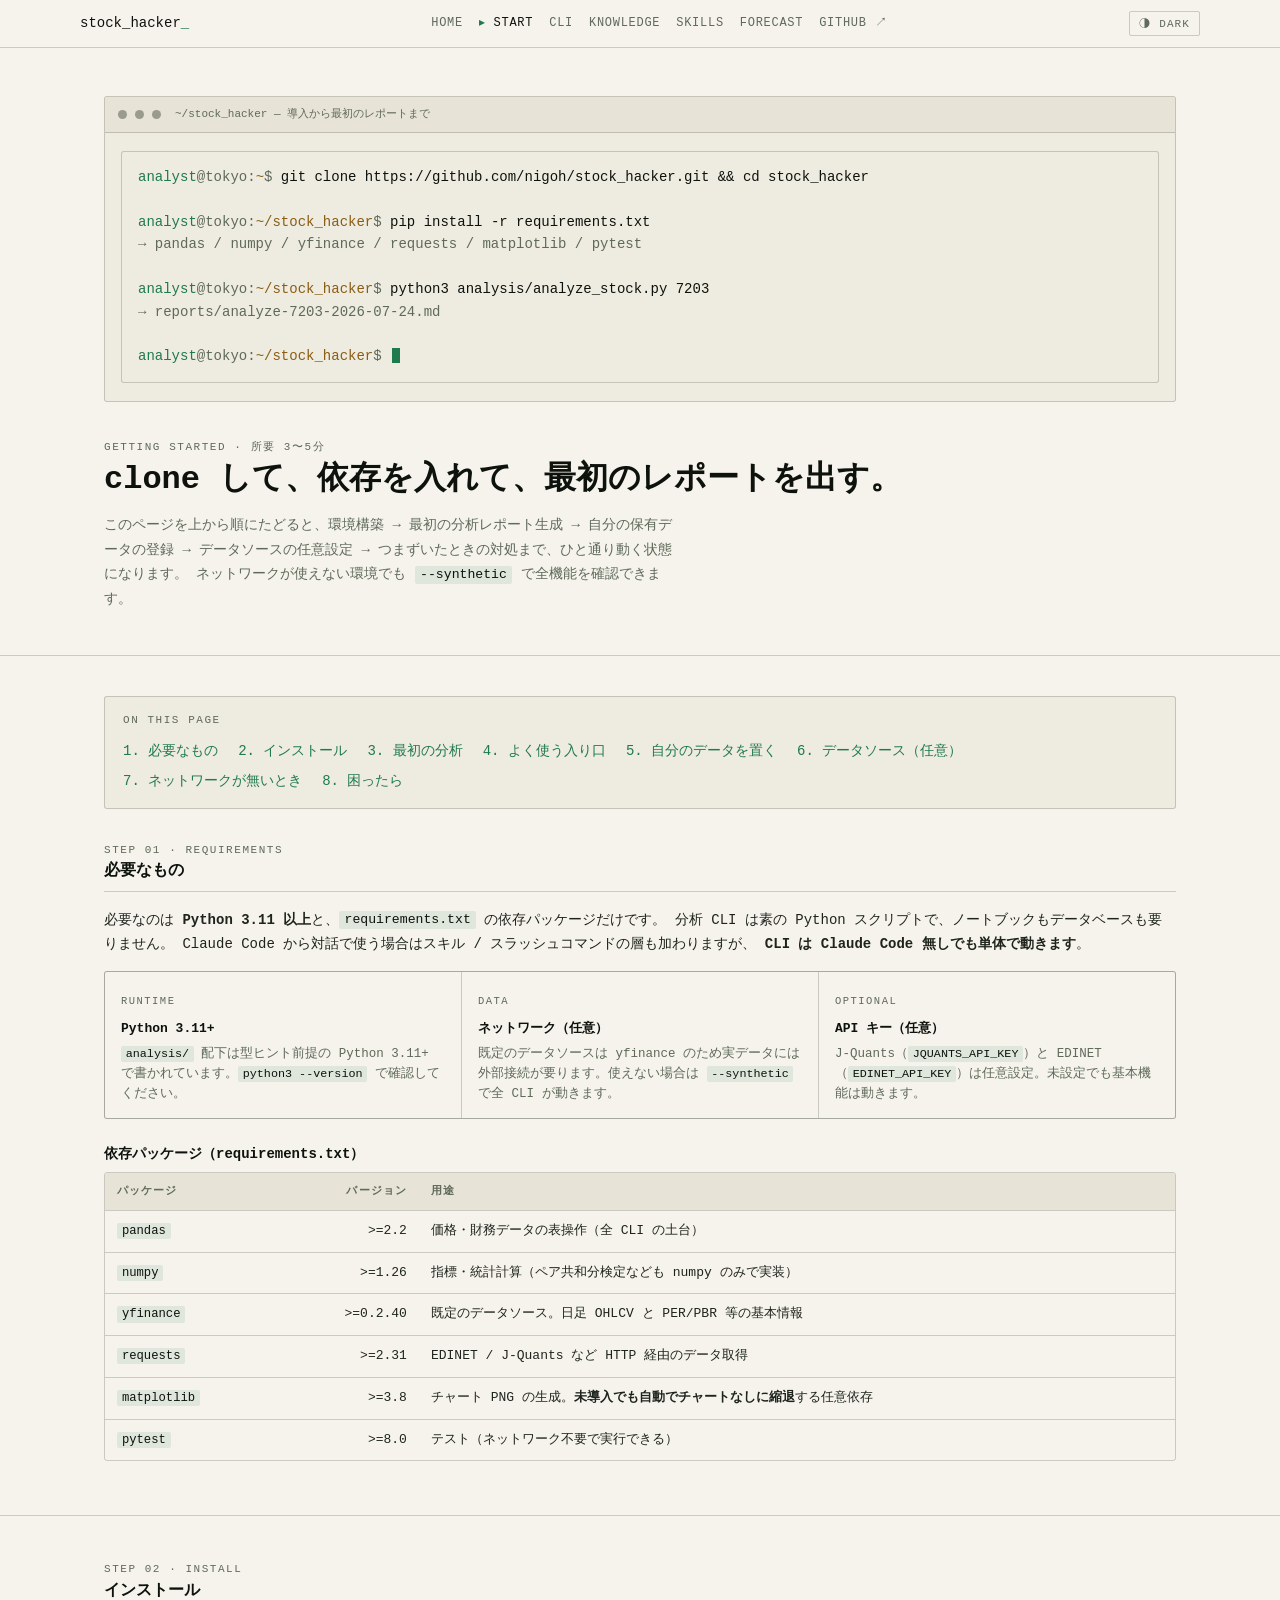
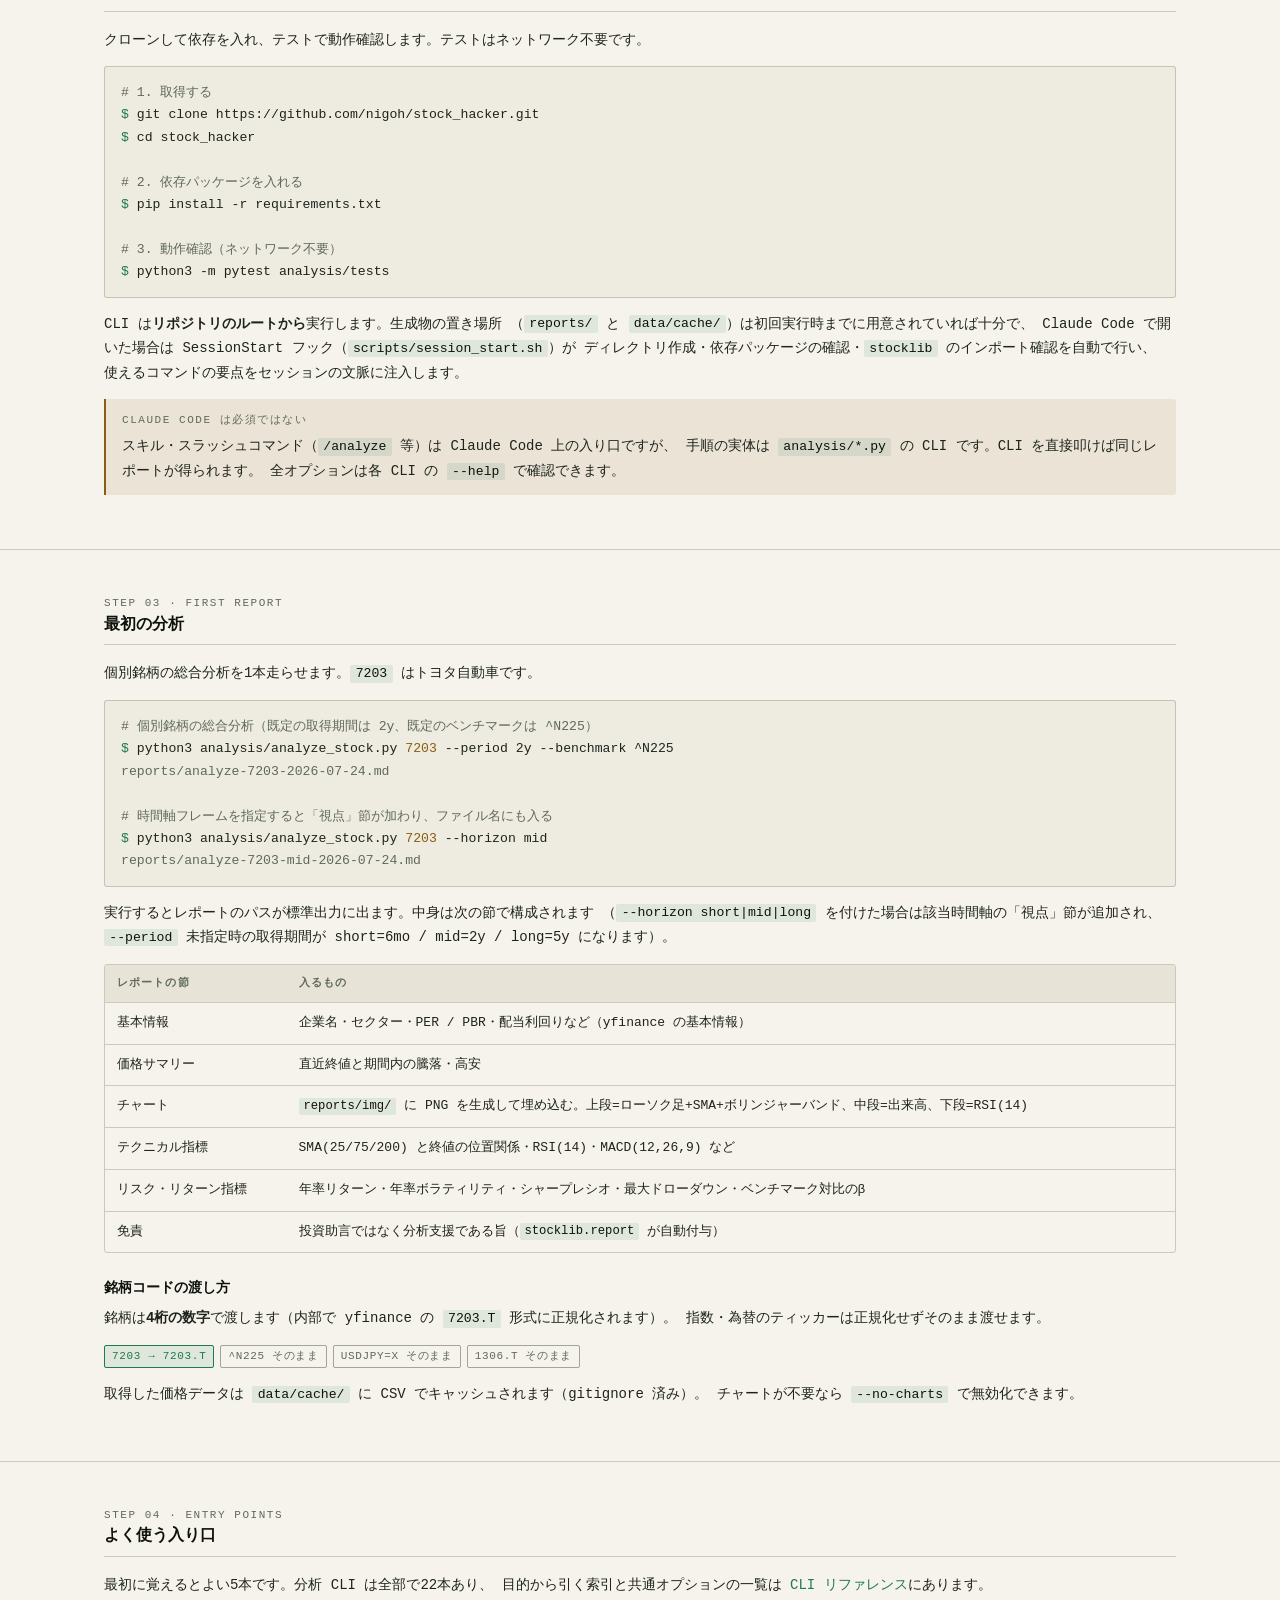
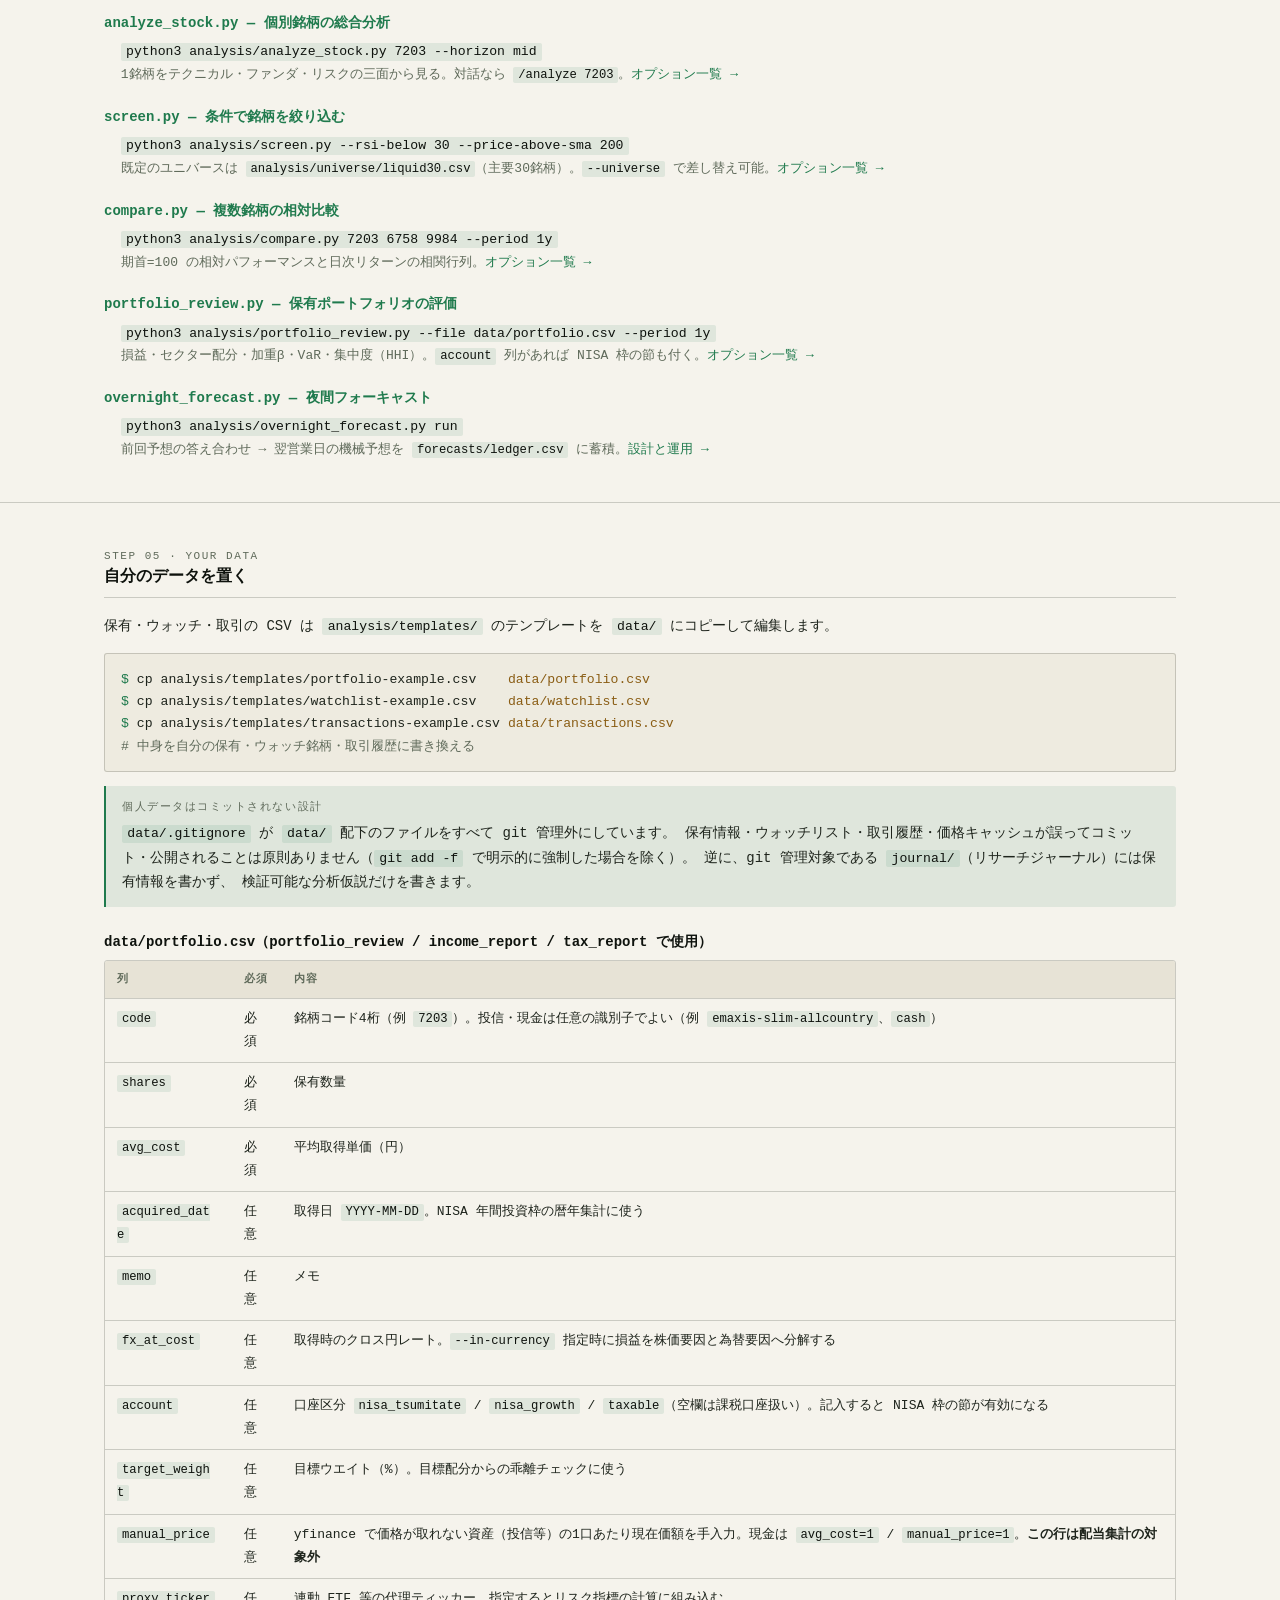
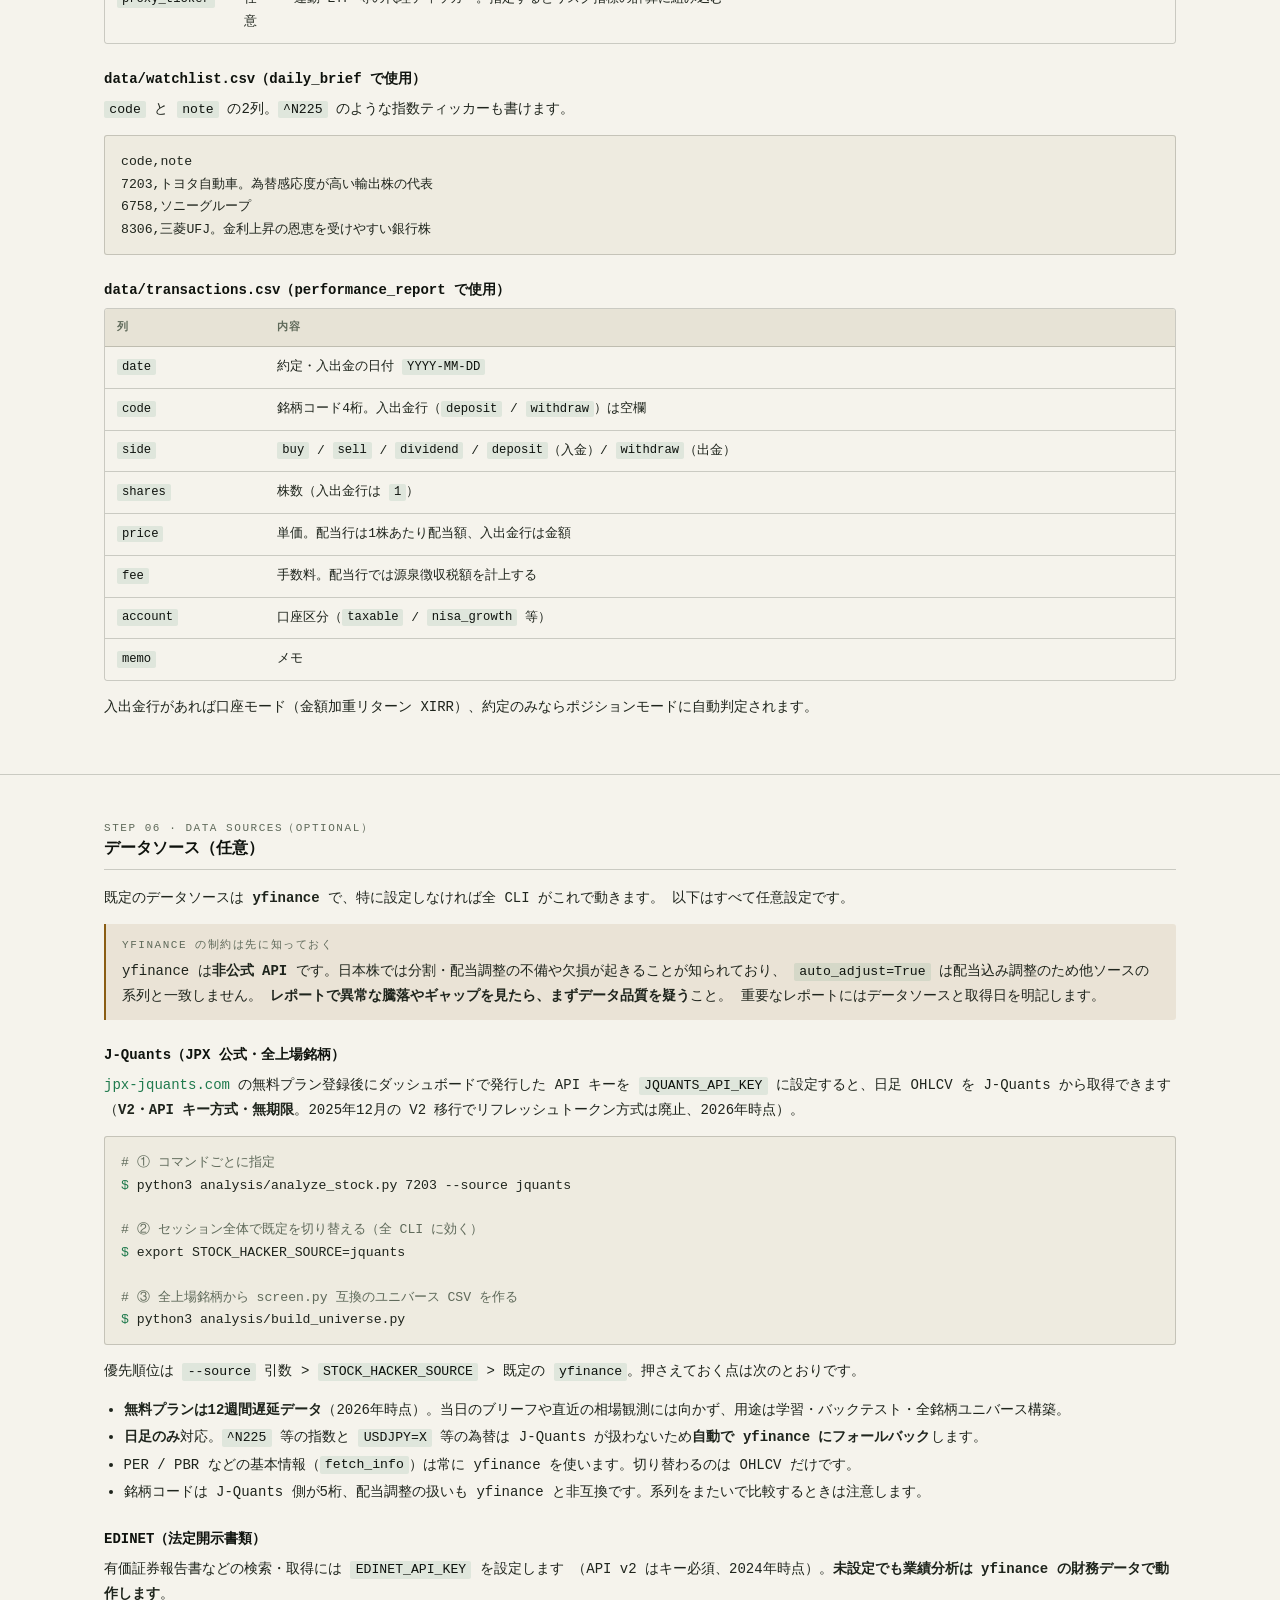
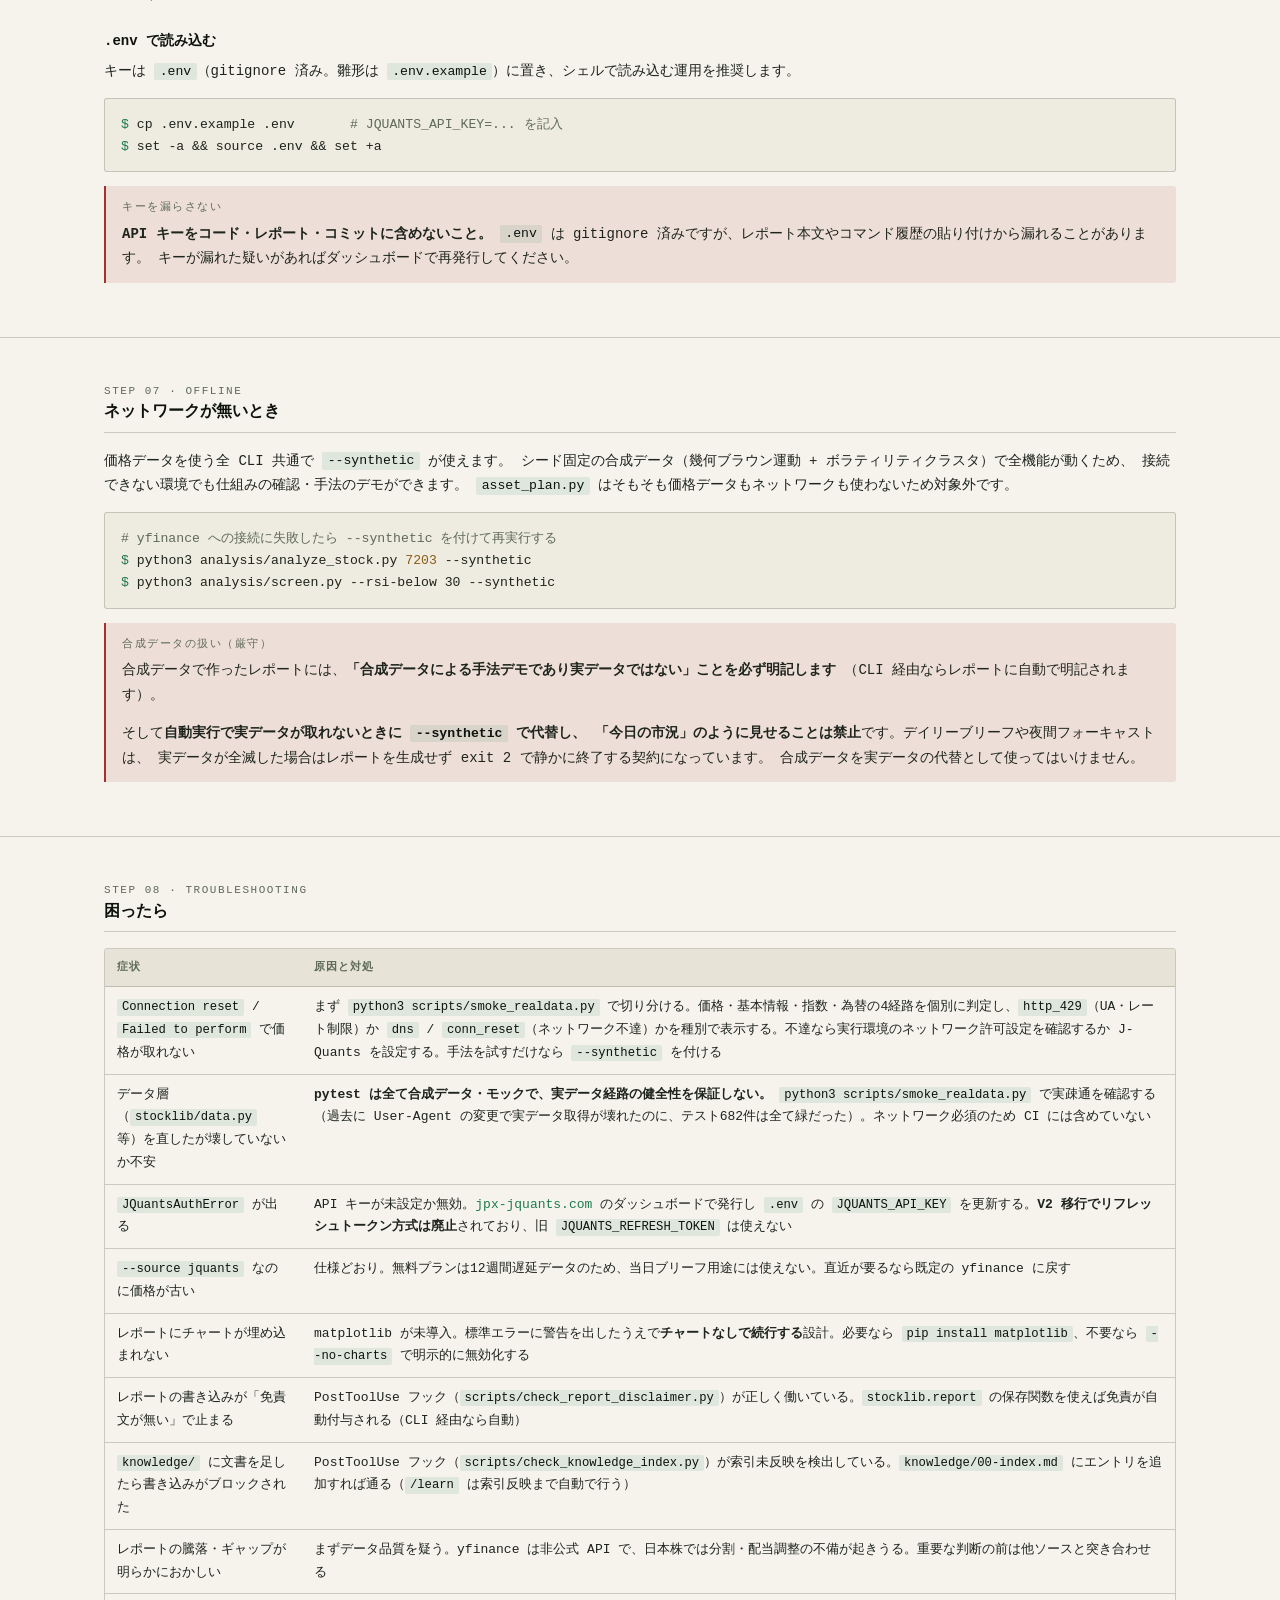
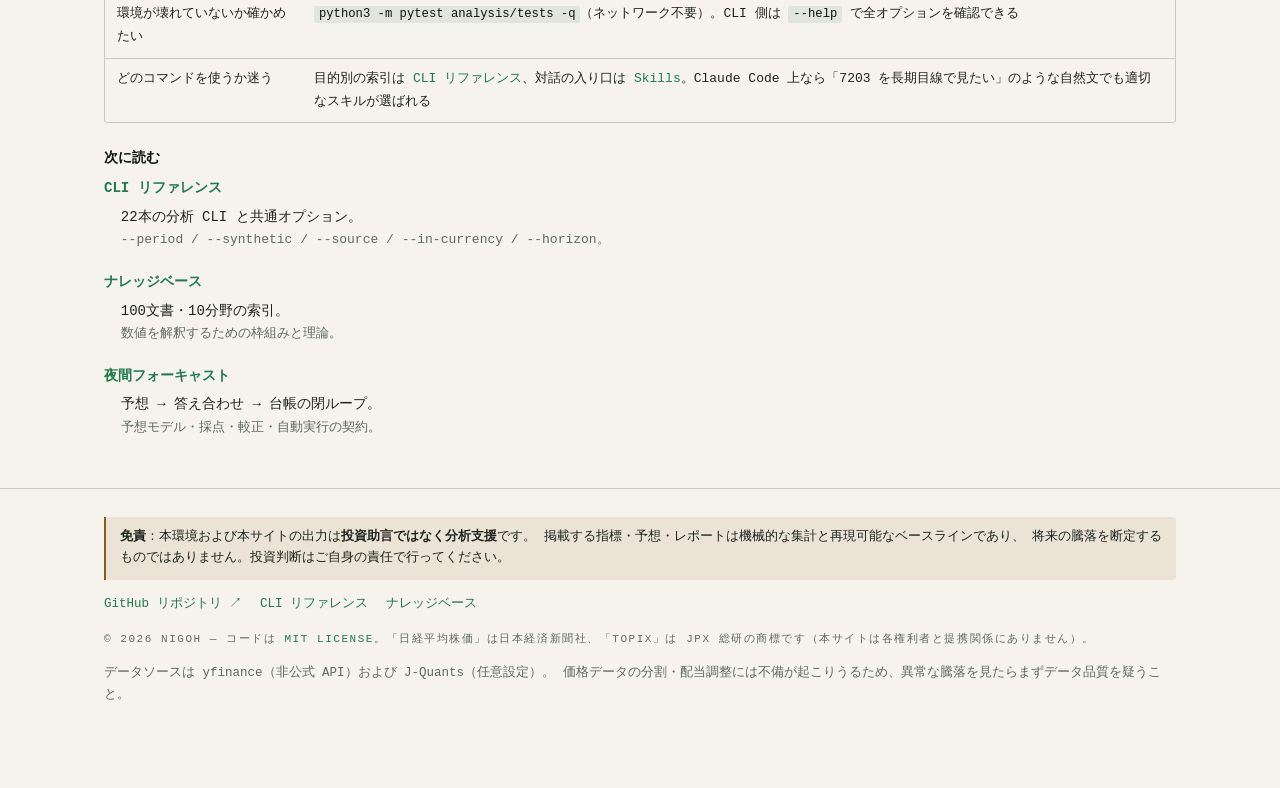
<file: docs/getting-started.html>
<!doctype html>
<html lang="ja">
<head>
<meta charset="utf-8">
<meta name="viewport" content="width=device-width, initial-scale=1">
<title>Start — 導入と最初の分析 | stock_hacker</title>
<meta name="description" content="stock_hacker の導入手順。clone から pip install、最初の分析レポート生成、自分の保有データの置き方、J-Quants / EDINET の任意設定、オフライン実行、つまずいたときの対処まで。">
<link rel="stylesheet" href="./assets/style.css">
<link rel="icon" href="data:image/svg+xml,%3Csvg xmlns='http://www.w3.org/2000/svg' viewBox='0 0 16 16'%3E%3Crect width='16' height='16' fill='%230B0E0C'/%3E%3Ctext x='2' y='12' font-family='monospace' font-size='11' fill='%236EE7A0'%3E%24%3C/text%3E%3C/svg%3E">
<script>
  /* テーマのちらつき防止: 描画前に保存済みテーマを適用する */
  (function () {
    try {
      var t = localStorage.getItem("stock_hacker.theme");
      if (t === "dark" || t === "light") document.documentElement.setAttribute("data-theme", t);
    } catch (e) {}
  })();
</script>
</head>
<body>
<a class="skip" href="#main">本文へスキップ</a>

<header class="topbar">
  <div class="col-wide topbar-inner">
    <div class="brand"><a href="./index.html">stock_hacker</a><span class="cursor">_</span></div>
    <nav class="nav" aria-label="サイト">
      <a href="./index.html">Home</a>
      <a href="./getting-started.html" aria-current="page">Start</a>
      <a href="./cli.html">CLI</a>
      <a href="./knowledge.html">Knowledge</a>
      <a href="./skills.html">Skills</a>
      <a href="./forecast.html">Forecast</a>
      <a href="https://github.com/nigoh/stock_hacker">GitHub ↗</a>
    </nav>
    <button class="toggle" type="button" data-theme-toggle>◐ light</button>
  </div>
</header>

<main id="main">

  <!-- ヒーロー -->
  <section class="hero">
    <div class="col-wide">
      <div class="shell">
        <div class="shell-head">
          <span class="shell-dot" aria-hidden="true"></span>
          <span class="shell-dot" aria-hidden="true"></span>
          <span class="shell-dot" aria-hidden="true"></span>
          <span class="shell-title">~/stock_hacker — 導入から最初のレポートまで</span>
        </div>
        <div class="shell-body">
<pre><span class="prompt"><span class="user">analyst</span>@tokyo:<span class="path">~</span>$</span> <span class="cmd">git clone https://github.com/nigoh/stock_hacker.git &amp;&amp; cd stock_hacker</span>

<span class="prompt"><span class="user">analyst</span>@tokyo:<span class="path">~/stock_hacker</span>$</span> <span class="cmd">pip install -r requirements.txt</span>
<span class="c">→ pandas / numpy / yfinance / requests / matplotlib / pytest</span>

<span class="prompt"><span class="user">analyst</span>@tokyo:<span class="path">~/stock_hacker</span>$</span> <span class="cmd">python3 analysis/analyze_stock.py 7203</span>
<span class="c">→ reports/analyze-7203-2026-07-24.md</span>

<span class="prompt"><span class="user">analyst</span>@tokyo:<span class="path">~/stock_hacker</span>$</span> <span class="caret" aria-hidden="true"></span></pre>
        </div>
      </div>

      <div style="margin-top:32px">
        <span class="micro">Getting started · 所要 3〜5分</span>
        <h1 class="page-title">clone して、依存を入れて、最初のレポートを出す。</h1>
        <p class="lede">
          このページを上から順にたどると、環境構築 → 最初の分析レポート生成 → 自分の保有データの登録 →
          データソースの任意設定 → つまずいたときの対処まで、ひと通り動く状態になります。
          ネットワークが使えない環境でも <code>--synthetic</code> で全機能を確認できます。
        </p>
      </div>
    </div>
  </section>

  <!-- 必要なもの -->
  <section class="section">
    <div class="col-wide">
      <nav class="toc" aria-label="このページの目次">
        <span class="micro">On this page</span>
        <ul>
          <li><a href="#requirements">1. 必要なもの</a></li>
          <li><a href="#install">2. インストール</a></li>
          <li><a href="#first-analysis">3. 最初の分析</a></li>
          <li><a href="#entrypoints">4. よく使う入り口</a></li>
          <li><a href="#your-data">5. 自分のデータを置く</a></li>
          <li><a href="#data-sources">6. データソース（任意）</a></li>
          <li><a href="#offline">7. ネットワークが無いとき</a></li>
          <li><a href="#troubleshooting">8. 困ったら</a></li>
        </ul>
      </nav>

      <span class="micro">Step 01 · Requirements</span>
      <h2 id="requirements">必要なもの</h2>
      <p>
        必要なのは <strong>Python 3.11 以上</strong>と、<code>requirements.txt</code> の依存パッケージだけです。
        分析 CLI は素の Python スクリプトで、ノートブックもデータベースも要りません。
        Claude Code から対話で使う場合はスキル / スラッシュコマンドの層も加わりますが、
        <strong>CLI は Claude Code 無しでも単体で動きます</strong>。
      </p>
      <div class="grid grid-3">
        <div class="cell">
          <span class="call">Runtime</span>
          <h3>Python 3.11+</h3>
          <p><code>analysis/</code> 配下は型ヒント前提の Python 3.11+ で書かれています。<code>python3 --version</code> で確認してください。</p>
        </div>
        <div class="cell">
          <span class="call">Data</span>
          <h3>ネットワーク（任意）</h3>
          <p>既定のデータソースは yfinance のため実データには外部接続が要ります。使えない場合は <code>--synthetic</code> で全 CLI が動きます。</p>
        </div>
        <div class="cell">
          <span class="call">Optional</span>
          <h3>API キー（任意）</h3>
          <p>J-Quants（<code>JQUANTS_API_KEY</code>）と EDINET（<code>EDINET_API_KEY</code>）は任意設定。未設定でも基本機能は動きます。</p>
        </div>
      </div>

      <h3>依存パッケージ（requirements.txt）</h3>
      <div class="scroll">
        <table>
          <thead>
            <tr><th>パッケージ</th><th class="num">バージョン</th><th>用途</th></tr>
          </thead>
          <tbody>
            <tr><td><code>pandas</code></td><td class="num">&gt;=2.2</td><td>価格・財務データの表操作（全 CLI の土台）</td></tr>
            <tr><td><code>numpy</code></td><td class="num">&gt;=1.26</td><td>指標・統計計算（ペア共和分検定なども numpy のみで実装）</td></tr>
            <tr><td><code>yfinance</code></td><td class="num">&gt;=0.2.40</td><td>既定のデータソース。日足 OHLCV と PER/PBR 等の基本情報</td></tr>
            <tr><td><code>requests</code></td><td class="num">&gt;=2.31</td><td>EDINET / J-Quants など HTTP 経由のデータ取得</td></tr>
            <tr><td><code>matplotlib</code></td><td class="num">&gt;=3.8</td><td>チャート PNG の生成。<strong>未導入でも自動でチャートなしに縮退</strong>する任意依存</td></tr>
            <tr><td><code>pytest</code></td><td class="num">&gt;=8.0</td><td>テスト（ネットワーク不要で実行できる）</td></tr>
          </tbody>
        </table>
      </div>
    </div>
  </section>

  <!-- インストール -->
  <section class="section">
    <div class="col-wide">
      <span class="micro">Step 02 · Install</span>
      <h2 id="install">インストール</h2>
      <p>クローンして依存を入れ、テストで動作確認します。テストはネットワーク不要です。</p>
<pre><code><span class="c"># 1. 取得する</span>
<span class="g">$</span> git clone https://github.com/nigoh/stock_hacker.git
<span class="g">$</span> cd stock_hacker

<span class="c"># 2. 依存パッケージを入れる</span>
<span class="g">$</span> pip install -r requirements.txt

<span class="c"># 3. 動作確認（ネットワーク不要）</span>
<span class="g">$</span> python3 -m pytest analysis/tests</code></pre>
      <p>
        CLI は<strong>リポジトリのルートから</strong>実行します。生成物の置き場所
        （<code>reports/</code> と <code>data/cache/</code>）は初回実行時までに用意されていれば十分で、
        Claude Code で開いた場合は SessionStart フック（<code>scripts/session_start.sh</code>）が
        ディレクトリ作成・依存パッケージの確認・<code>stocklib</code> のインポート確認を自動で行い、
        使えるコマンドの要点をセッションの文脈に注入します。
      </p>
      <div class="callout">
        <span class="micro">Claude Code は必須ではない</span>
        スキル・スラッシュコマンド（<code>/analyze</code> 等）は Claude Code 上の入り口ですが、
        手順の実体は <code>analysis/*.py</code> の CLI です。CLI を直接叩けば同じレポートが得られます。
        全オプションは各 CLI の <code>--help</code> で確認できます。
      </div>
    </div>
  </section>

  <!-- 最初の分析 -->
  <section class="section">
    <div class="col-wide">
      <span class="micro">Step 03 · First report</span>
      <h2 id="first-analysis">最初の分析</h2>
      <p>個別銘柄の総合分析を1本走らせます。<code>7203</code> はトヨタ自動車です。</p>
<pre><code><span class="c"># 個別銘柄の総合分析（既定の取得期間は 2y、既定のベンチマークは ^N225）</span>
<span class="g">$</span> python3 analysis/analyze_stock.py <span class="a">7203</span> --period 2y --benchmark ^N225
<span class="c">reports/analyze-7203-2026-07-24.md</span>

<span class="c"># 時間軸フレームを指定すると「視点」節が加わり、ファイル名にも入る</span>
<span class="g">$</span> python3 analysis/analyze_stock.py <span class="a">7203</span> --horizon mid
<span class="c">reports/analyze-7203-mid-2026-07-24.md</span></code></pre>
      <p>
        実行するとレポートのパスが標準出力に出ます。中身は次の節で構成されます
        （<code>--horizon short|mid|long</code> を付けた場合は該当時間軸の「視点」節が追加され、
        <code>--period</code> 未指定時の取得期間が short=6mo / mid=2y / long=5y になります）。
      </p>
      <div class="scroll">
        <table>
          <thead>
            <tr><th>レポートの節</th><th>入るもの</th></tr>
          </thead>
          <tbody>
            <tr><td>基本情報</td><td>企業名・セクター・PER / PBR・配当利回りなど（yfinance の基本情報）</td></tr>
            <tr><td>価格サマリー</td><td>直近終値と期間内の騰落・高安</td></tr>
            <tr><td>チャート</td><td><code>reports/img/</code> に PNG を生成して埋め込む。上段=ローソク足+SMA+ボリンジャーバンド、中段=出来高、下段=RSI(14)</td></tr>
            <tr><td>テクニカル指標</td><td>SMA(25/75/200) と終値の位置関係・RSI(14)・MACD(12,26,9) など</td></tr>
            <tr><td>リスク・リターン指標</td><td>年率リターン・年率ボラティリティ・シャープレシオ・最大ドローダウン・ベンチマーク対比のβ</td></tr>
            <tr><td>免責</td><td>投資助言ではなく分析支援である旨（<code>stocklib.report</code> が自動付与）</td></tr>
          </tbody>
        </table>
      </div>

      <h3>銘柄コードの渡し方</h3>
      <p>
        銘柄は<strong>4桁の数字</strong>で渡します（内部で yfinance の <code>7203.T</code> 形式に正規化されます）。
        指数・為替のティッカーは正規化せずそのまま渡せます。
      </p>
      <div class="tags" style="margin-bottom:14px">
        <span class="chip green">7203 → 7203.T</span>
        <span class="chip">^N225 そのまま</span>
        <span class="chip">USDJPY=X そのまま</span>
        <span class="chip">1306.T そのまま</span>
      </div>
      <p>
        取得した価格データは <code>data/cache/</code> に CSV でキャッシュされます（gitignore 済み）。
        チャートが不要なら <code>--no-charts</code> で無効化できます。
      </p>
    </div>
  </section>

  <!-- よく使う入り口 -->
  <section class="section">
    <div class="col-wide">
      <span class="micro">Step 04 · Entry points</span>
      <h2 id="entrypoints">よく使う入り口</h2>
      <p>
        最初に覚えるとよい5本です。分析 CLI は全部で22本あり、
        目的から引く索引と共通オプションの一覧は <a href="./cli.html">CLI リファレンス</a>にあります。
      </p>
      <dl class="manpage">
        <dt>analyze_stock.py — 個別銘柄の総合分析</dt>
        <dd>
          <code>python3 analysis/analyze_stock.py 7203 --horizon mid</code>
          <span class="note">1銘柄をテクニカル・ファンダ・リスクの三面から見る。対話なら <code>/analyze 7203</code>。<a href="./cli.html">オプション一覧 →</a></span>
        </dd>
        <dt>screen.py — 条件で銘柄を絞り込む</dt>
        <dd>
          <code>python3 analysis/screen.py --rsi-below 30 --price-above-sma 200</code>
          <span class="note">既定のユニバースは <code>analysis/universe/liquid30.csv</code>（主要30銘柄）。<code>--universe</code> で差し替え可能。<a href="./cli.html">オプション一覧 →</a></span>
        </dd>
        <dt>compare.py — 複数銘柄の相対比較</dt>
        <dd>
          <code>python3 analysis/compare.py 7203 6758 9984 --period 1y</code>
          <span class="note">期首=100 の相対パフォーマンスと日次リターンの相関行列。<a href="./cli.html">オプション一覧 →</a></span>
        </dd>
        <dt>portfolio_review.py — 保有ポートフォリオの評価</dt>
        <dd>
          <code>python3 analysis/portfolio_review.py --file data/portfolio.csv --period 1y</code>
          <span class="note">損益・セクター配分・加重β・VaR・集中度（HHI）。<code>account</code> 列があれば NISA 枠の節も付く。<a href="./cli.html">オプション一覧 →</a></span>
        </dd>
        <dt>overnight_forecast.py — 夜間フォーキャスト</dt>
        <dd>
          <code>python3 analysis/overnight_forecast.py run</code>
          <span class="note">前回予想の答え合わせ → 翌営業日の機械予想を <code>forecasts/ledger.csv</code> に蓄積。<a href="./forecast.html">設計と運用 →</a></span>
        </dd>
      </dl>
    </div>
  </section>

  <!-- 自分のデータ -->
  <section class="section">
    <div class="col-wide">
      <span class="micro">Step 05 · Your data</span>
      <h2 id="your-data">自分のデータを置く</h2>
      <p>
        保有・ウォッチ・取引の CSV は <code>analysis/templates/</code> のテンプレートを <code>data/</code> にコピーして編集します。
      </p>
<pre><code><span class="g">$</span> cp analysis/templates/portfolio-example.csv    <span class="a">data/portfolio.csv</span>
<span class="g">$</span> cp analysis/templates/watchlist-example.csv    <span class="a">data/watchlist.csv</span>
<span class="g">$</span> cp analysis/templates/transactions-example.csv <span class="a">data/transactions.csv</span>
<span class="c"># 中身を自分の保有・ウォッチ銘柄・取引履歴に書き換える</span></code></pre>
      <div class="callout green">
        <span class="micro">個人データはコミットされない設計</span>
        <code>data/.gitignore</code> が <code>data/</code> 配下のファイルをすべて git 管理外にしています。
        保有情報・ウォッチリスト・取引履歴・価格キャッシュが誤ってコミット・公開されることは原則ありません（<code>git add -f</code> で明示的に強制した場合を除く）。
        逆に、git 管理対象である <code>journal/</code>（リサーチジャーナル）には保有情報を書かず、
        検証可能な分析仮説だけを書きます。
      </div>

      <h3>data/portfolio.csv（portfolio_review / income_report / tax_report で使用）</h3>
      <div class="scroll">
        <table>
          <thead>
            <tr><th>列</th><th>必須</th><th>内容</th></tr>
          </thead>
          <tbody>
            <tr><td><code>code</code></td><td>必須</td><td>銘柄コード4桁（例 <code>7203</code>）。投信・現金は任意の識別子でよい（例 <code>emaxis-slim-allcountry</code>、<code>cash</code>）</td></tr>
            <tr><td><code>shares</code></td><td>必須</td><td>保有数量</td></tr>
            <tr><td><code>avg_cost</code></td><td>必須</td><td>平均取得単価（円）</td></tr>
            <tr><td><code>acquired_date</code></td><td>任意</td><td>取得日 <code>YYYY-MM-DD</code>。NISA 年間投資枠の暦年集計に使う</td></tr>
            <tr><td><code>memo</code></td><td>任意</td><td>メモ</td></tr>
            <tr><td><code>fx_at_cost</code></td><td>任意</td><td>取得時のクロス円レート。<code>--in-currency</code> 指定時に損益を株価要因と為替要因へ分解する</td></tr>
            <tr><td><code>account</code></td><td>任意</td><td>口座区分 <code>nisa_tsumitate</code> / <code>nisa_growth</code> / <code>taxable</code>（空欄は課税口座扱い）。記入すると NISA 枠の節が有効になる</td></tr>
            <tr><td><code>target_weight</code></td><td>任意</td><td>目標ウエイト（%）。目標配分からの乖離チェックに使う</td></tr>
            <tr><td><code>manual_price</code></td><td>任意</td><td>yfinance で価格が取れない資産（投信等）の1口あたり現在価額を手入力。現金は <code>avg_cost=1</code> / <code>manual_price=1</code>。<strong>この行は配当集計の対象外</strong></td></tr>
            <tr><td><code>proxy_ticker</code></td><td>任意</td><td>連動 ETF 等の代理ティッカー。指定するとリスク指標の計算に組み込む</td></tr>
          </tbody>
        </table>
      </div>

      <h3>data/watchlist.csv（daily_brief で使用）</h3>
      <p><code>code</code> と <code>note</code> の2列。<code>^N225</code> のような指数ティッカーも書けます。</p>
<pre><code>code,note
7203,トヨタ自動車。為替感応度が高い輸出株の代表
6758,ソニーグループ
8306,三菱UFJ。金利上昇の恩恵を受けやすい銀行株</code></pre>

      <h3>data/transactions.csv（performance_report で使用）</h3>
      <div class="scroll">
        <table>
          <thead>
            <tr><th>列</th><th>内容</th></tr>
          </thead>
          <tbody>
            <tr><td><code>date</code></td><td>約定・入出金の日付 <code>YYYY-MM-DD</code></td></tr>
            <tr><td><code>code</code></td><td>銘柄コード4桁。入出金行（<code>deposit</code> / <code>withdraw</code>）は空欄</td></tr>
            <tr><td><code>side</code></td><td><code>buy</code> / <code>sell</code> / <code>dividend</code> / <code>deposit</code>（入金）/ <code>withdraw</code>（出金）</td></tr>
            <tr><td><code>shares</code></td><td>株数（入出金行は <code>1</code>）</td></tr>
            <tr><td><code>price</code></td><td>単価。配当行は1株あたり配当額、入出金行は金額</td></tr>
            <tr><td><code>fee</code></td><td>手数料。配当行では源泉徴収税額を計上する</td></tr>
            <tr><td><code>account</code></td><td>口座区分（<code>taxable</code> / <code>nisa_growth</code> 等）</td></tr>
            <tr><td><code>memo</code></td><td>メモ</td></tr>
          </tbody>
        </table>
      </div>
      <p>
        入出金行があれば口座モード（金額加重リターン XIRR）、約定のみならポジションモードに自動判定されます。
      </p>
    </div>
  </section>

  <!-- データソース -->
  <section class="section">
    <div class="col-wide">
      <span class="micro">Step 06 · Data sources（optional）</span>
      <h2 id="data-sources">データソース（任意）</h2>
      <p>
        既定のデータソースは <strong>yfinance</strong> で、特に設定しなければ全 CLI がこれで動きます。
        以下はすべて任意設定です。
      </p>
      <div class="callout">
        <span class="micro">yfinance の制約は先に知っておく</span>
        yfinance は<strong>非公式 API</strong> です。日本株では分割・配当調整の不備や欠損が起きることが知られており、
        <code>auto_adjust=True</code> は配当込み調整のため他ソースの系列と一致しません。
        <strong>レポートで異常な騰落やギャップを見たら、まずデータ品質を疑う</strong>こと。
        重要なレポートにはデータソースと取得日を明記します。
      </div>

      <h3>J-Quants（JPX 公式・全上場銘柄）</h3>
      <p>
        <a href="https://jpx-jquants.com/">jpx-jquants.com</a> の無料プラン登録後にダッシュボードで発行した API キーを
        <code>JQUANTS_API_KEY</code> に設定すると、日足 OHLCV を J-Quants から取得できます
        （<strong>V2・API キー方式・無期限</strong>。2025年12月の V2 移行でリフレッシュトークン方式は廃止、2026年時点）。
      </p>
<pre><code><span class="c"># ① コマンドごとに指定</span>
<span class="g">$</span> python3 analysis/analyze_stock.py 7203 --source jquants

<span class="c"># ② セッション全体で既定を切り替える（全 CLI に効く）</span>
<span class="g">$</span> export STOCK_HACKER_SOURCE=jquants

<span class="c"># ③ 全上場銘柄から screen.py 互換のユニバース CSV を作る</span>
<span class="g">$</span> python3 analysis/build_universe.py</code></pre>
      <p>優先順位は <code>--source</code> 引数 &gt; <code>STOCK_HACKER_SOURCE</code> &gt; 既定の <code>yfinance</code>。押さえておく点は次のとおりです。</p>
      <ul>
        <li><strong>無料プランは12週間遅延データ</strong>（2026年時点）。当日のブリーフや直近の相場観測には向かず、用途は学習・バックテスト・全銘柄ユニバース構築。</li>
        <li><strong>日足のみ</strong>対応。<code>^N225</code> 等の指数と <code>USDJPY=X</code> 等の為替は J-Quants が扱わないため<strong>自動で yfinance にフォールバック</strong>します。</li>
        <li>PER / PBR などの基本情報（<code>fetch_info</code>）は常に yfinance を使います。切り替わるのは OHLCV だけです。</li>
        <li>銘柄コードは J-Quants 側が5桁、配当調整の扱いも yfinance と非互換です。系列をまたいで比較するときは注意します。</li>
      </ul>

      <h3>EDINET（法定開示書類）</h3>
      <p>
        有価証券報告書などの検索・取得には <code>EDINET_API_KEY</code> を設定します
        （API v2 はキー必須、2024年時点）。<strong>未設定でも業績分析は yfinance の財務データで動作します</strong>。
      </p>

      <h3>.env で読み込む</h3>
      <p>キーは <code>.env</code>（gitignore 済み。雛形は <code>.env.example</code>）に置き、シェルで読み込む運用を推奨します。</p>
<pre><code><span class="g">$</span> cp .env.example .env       <span class="c"># JQUANTS_API_KEY=... を記入</span>
<span class="g">$</span> set -a &amp;&amp; source .env &amp;&amp; set +a</code></pre>
      <div class="callout red">
        <span class="micro">キーを漏らさない</span>
        <strong>API キーをコード・レポート・コミットに含めないこと。</strong>
        <code>.env</code> は gitignore 済みですが、レポート本文やコマンド履歴の貼り付けから漏れることがあります。
        キーが漏れた疑いがあればダッシュボードで再発行してください。
      </div>
    </div>
  </section>

  <!-- オフライン -->
  <section class="section">
    <div class="col-wide">
      <span class="micro">Step 07 · Offline</span>
      <h2 id="offline">ネットワークが無いとき</h2>
      <p>
        価格データを使う全 CLI 共通で <code>--synthetic</code> が使えます。
        シード固定の合成データ（幾何ブラウン運動 + ボラティリティクラスタ）で全機能が動くため、
        接続できない環境でも仕組みの確認・手法のデモができます。
        <code>asset_plan.py</code> はそもそも価格データもネットワークも使わないため対象外です。
      </p>
<pre><code><span class="c"># yfinance への接続に失敗したら --synthetic を付けて再実行する</span>
<span class="g">$</span> python3 analysis/analyze_stock.py <span class="a">7203</span> --synthetic
<span class="g">$</span> python3 analysis/screen.py --rsi-below 30 --synthetic</code></pre>
      <div class="callout red">
        <span class="micro">合成データの扱い（厳守）</span>
        <p>
          合成データで作ったレポートには、<strong>「合成データによる手法デモであり実データではない」ことを必ず明記します</strong>
          （CLI 経由ならレポートに自動で明記されます）。
        </p>
        <p>
          そして<strong>自動実行で実データが取れないときに <code>--synthetic</code> で代替し、
          「今日の市況」のように見せることは禁止</strong>です。デイリーブリーフや夜間フォーキャストは、
          実データが全滅した場合はレポートを生成せず exit 2 で静かに終了する契約になっています。
          合成データを実データの代替として使ってはいけません。
        </p>
      </div>
    </div>
  </section>

  <!-- トラブルシュート -->
  <section class="section">
    <div class="col-wide">
      <span class="micro">Step 08 · Troubleshooting</span>
      <h2 id="troubleshooting">困ったら</h2>
      <div class="scroll">
        <table>
          <thead>
            <tr><th>症状</th><th>原因と対処</th></tr>
          </thead>
          <tbody>
            <tr>
              <td><code>Connection reset</code> / <code>Failed to perform</code> で価格が取れない</td>
              <td>まず <code>python3 scripts/smoke_realdata.py</code> で切り分ける。価格・基本情報・指数・為替の4経路を個別に判定し、<code>http_429</code>（UA・レート制限）か <code>dns</code> / <code>conn_reset</code>（ネットワーク不達）かを種別で表示する。不達なら実行環境のネットワーク許可設定を確認するか J-Quants を設定する。手法を試すだけなら <code>--synthetic</code> を付ける</td>
            </tr>
            <tr>
              <td>データ層（<code>stocklib/data.py</code> 等）を直したが壊していないか不安</td>
              <td><strong>pytest は全て合成データ・モックで、実データ経路の健全性を保証しない。</strong> <code>python3 scripts/smoke_realdata.py</code> で実疎通を確認する（過去に User-Agent の変更で実データ取得が壊れたのに、テスト682件は全て緑だった）。ネットワーク必須のため CI には含めていない</td>
            </tr>
            <tr>
              <td><code>JQuantsAuthError</code> が出る</td>
              <td>API キーが未設定か無効。<a href="https://jpx-jquants.com/">jpx-jquants.com</a> のダッシュボードで発行し <code>.env</code> の <code>JQUANTS_API_KEY</code> を更新する。<strong>V2 移行でリフレッシュトークン方式は廃止</strong>されており、旧 <code>JQUANTS_REFRESH_TOKEN</code> は使えない</td>
            </tr>
            <tr>
              <td><code>--source jquants</code> なのに価格が古い</td>
              <td>仕様どおり。無料プランは12週間遅延データのため、当日ブリーフ用途には使えない。直近が要るなら既定の yfinance に戻す</td>
            </tr>
            <tr>
              <td>レポートにチャートが埋め込まれない</td>
              <td>matplotlib が未導入。標準エラーに警告を出したうえで<strong>チャートなしで続行する</strong>設計。必要なら <code>pip install matplotlib</code>、不要なら <code>--no-charts</code> で明示的に無効化する</td>
            </tr>
            <tr>
              <td>レポートの書き込みが「免責文が無い」で止まる</td>
              <td>PostToolUse フック（<code>scripts/check_report_disclaimer.py</code>）が正しく働いている。<code>stocklib.report</code> の保存関数を使えば免責が自動付与される（CLI 経由なら自動）</td>
            </tr>
            <tr>
              <td><code>knowledge/</code> に文書を足したら書き込みがブロックされた</td>
              <td>PostToolUse フック（<code>scripts/check_knowledge_index.py</code>）が索引未反映を検出している。<code>knowledge/00-index.md</code> にエントリを追加すれば通る（<code>/learn</code> は索引反映まで自動で行う）</td>
            </tr>
            <tr>
              <td>レポートの騰落・ギャップが明らかにおかしい</td>
              <td>まずデータ品質を疑う。yfinance は非公式 API で、日本株では分割・配当調整の不備が起きうる。重要な判断の前は他ソースと突き合わせる</td>
            </tr>
            <tr>
              <td>環境が壊れていないか確かめたい</td>
              <td><code>python3 -m pytest analysis/tests -q</code>（ネットワーク不要）。CLI 側は <code>--help</code> で全オプションを確認できる</td>
            </tr>
            <tr>
              <td>どのコマンドを使うか迷う</td>
              <td>目的別の索引は <a href="./cli.html">CLI リファレンス</a>、対話の入り口は <a href="./skills.html">Skills</a>。Claude Code 上なら「7203 を長期目線で見たい」のような自然文でも適切なスキルが選ばれる</td>
            </tr>
          </tbody>
        </table>
      </div>

      <h3>次に読む</h3>
      <dl class="manpage">
        <dt><a href="./cli.html">CLI リファレンス</a></dt>
        <dd>22本の分析 CLI と共通オプション。<span class="note">--period / --synthetic / --source / --in-currency / --horizon。</span></dd>
        <dt><a href="./knowledge.html">ナレッジベース</a></dt>
        <dd>100文書・10分野の索引。<span class="note">数値を解釈するための枠組みと理論。</span></dd>
        <dt><a href="./forecast.html">夜間フォーキャスト</a></dt>
        <dd>予想 → 答え合わせ → 台帳の閉ループ。<span class="note">予想モデル・採点・較正・自動実行の契約。</span></dd>
      </dl>
    </div>
  </section>

</main>

<footer class="foot">
  <div class="col-wide">
    <p class="disclaimer">
      <strong>免責</strong>：本環境および本サイトの出力は<strong>投資助言ではなく分析支援</strong>です。
      掲載する指標・予想・レポートは機械的な集計と再現可能なベースラインであり、
      将来の騰落を断定するものではありません。投資判断はご自身の責任で行ってください。
    </p>
    <div class="foot-links">
      <a href="https://github.com/nigoh/stock_hacker">GitHub リポジトリ ↗</a>
      <a href="./cli.html">CLI リファレンス</a>
      <a href="./knowledge.html">ナレッジベース</a>
    </div>
    <p class="micro" style="margin-top:14px">© 2026 nigoh — コードは <a href="https://github.com/nigoh/stock_hacker/blob/main/LICENSE">MIT License</a>。「日経平均株価」は日本経済新聞社、「TOPIX」は JPX 総研の商標です（本サイトは各権利者と提携関係にありません）。</p>
    <p style="margin-top:14px">
      データソースは yfinance（非公式 API）および J-Quants（任意設定）。
      価格データの分割・配当調整には不備が起こりうるため、異常な騰落を見たらまずデータ品質を疑うこと。
    </p>
  </div>
</footer>

<script src="./assets/site.js"></script>
</body>
</html>
</file>
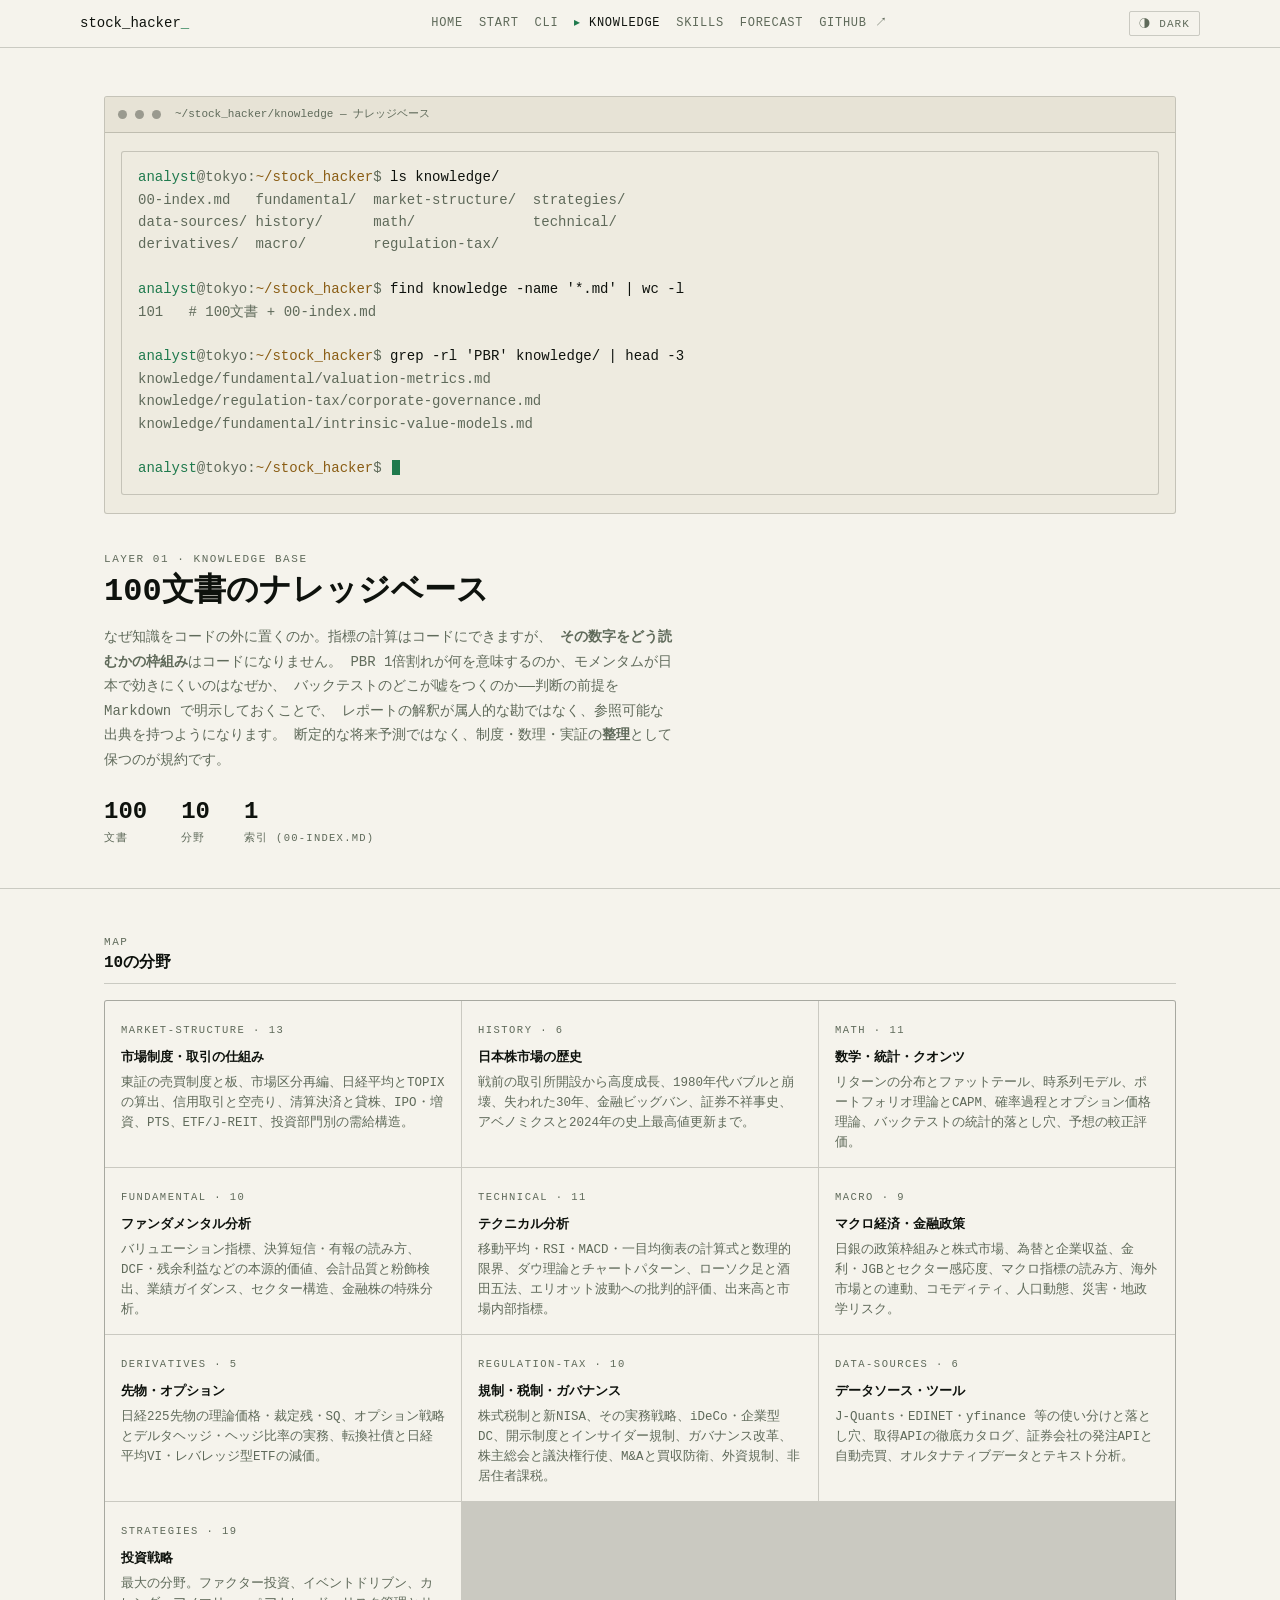
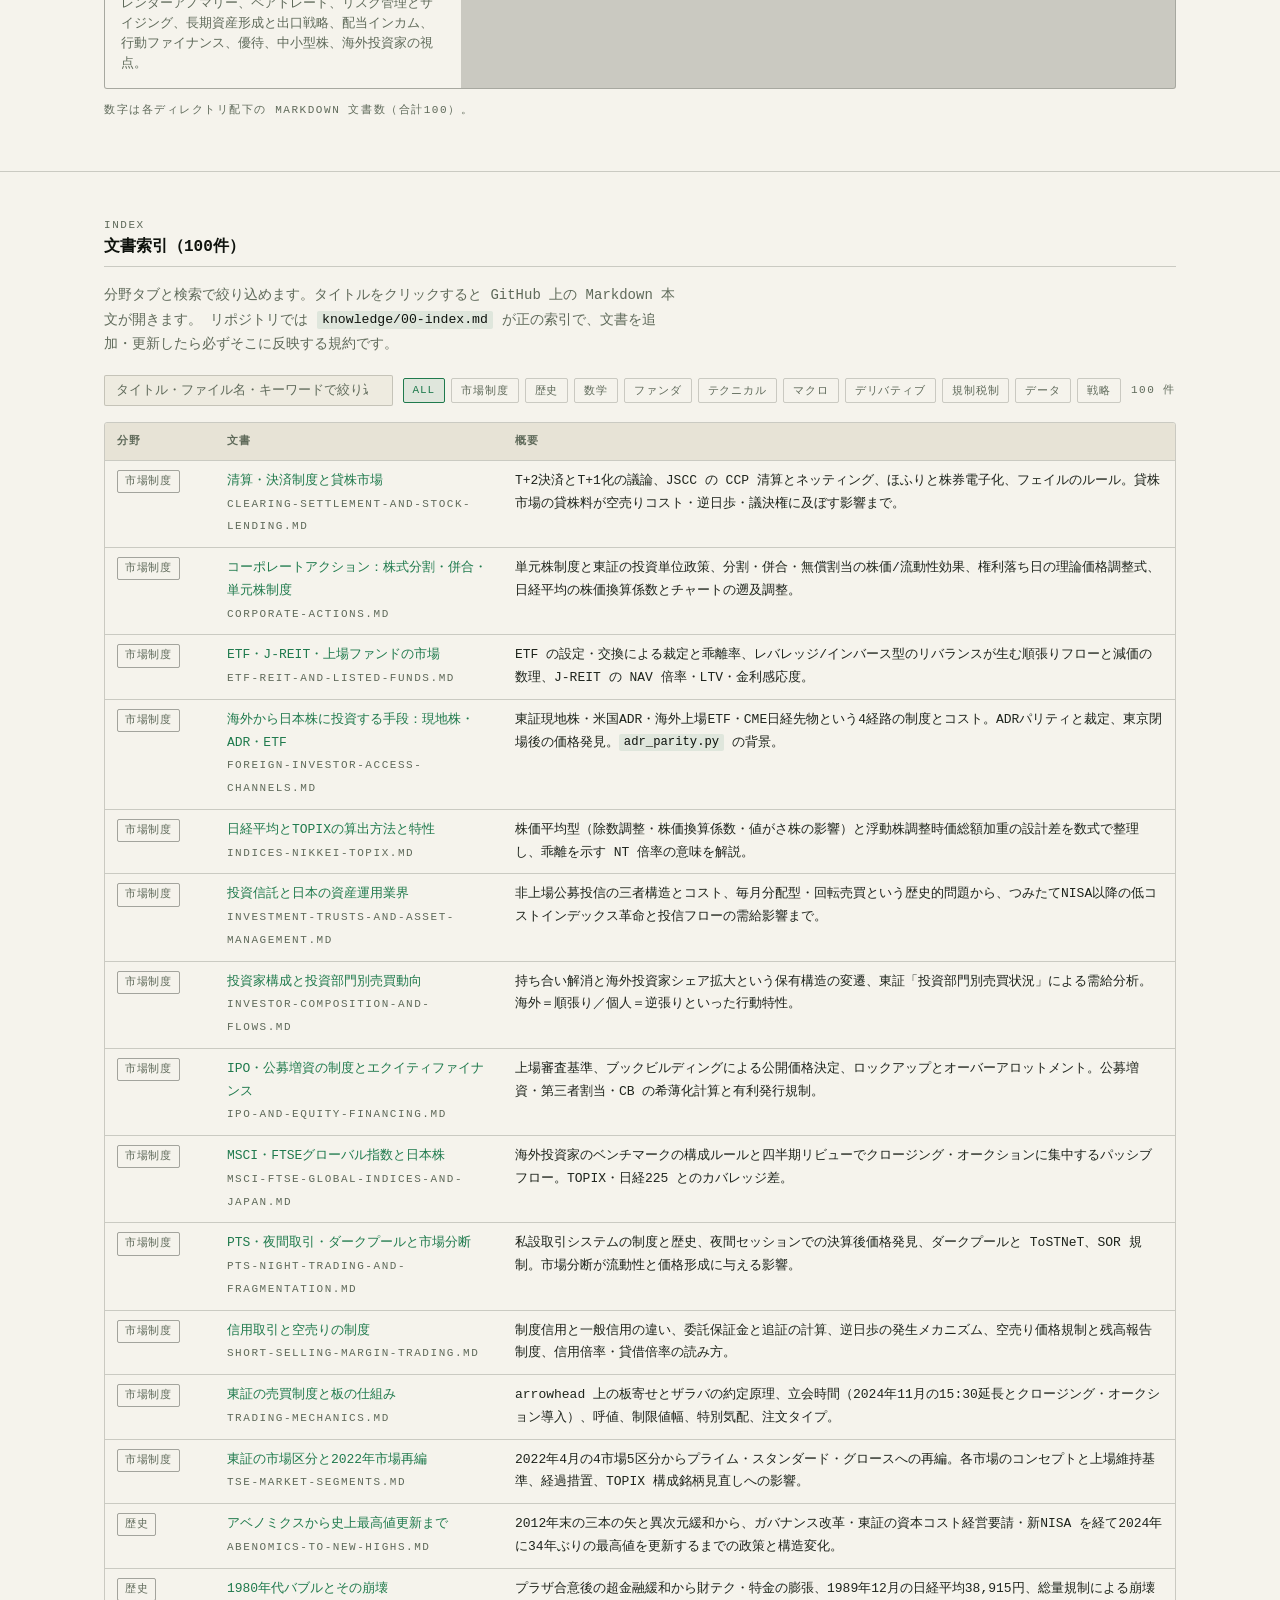
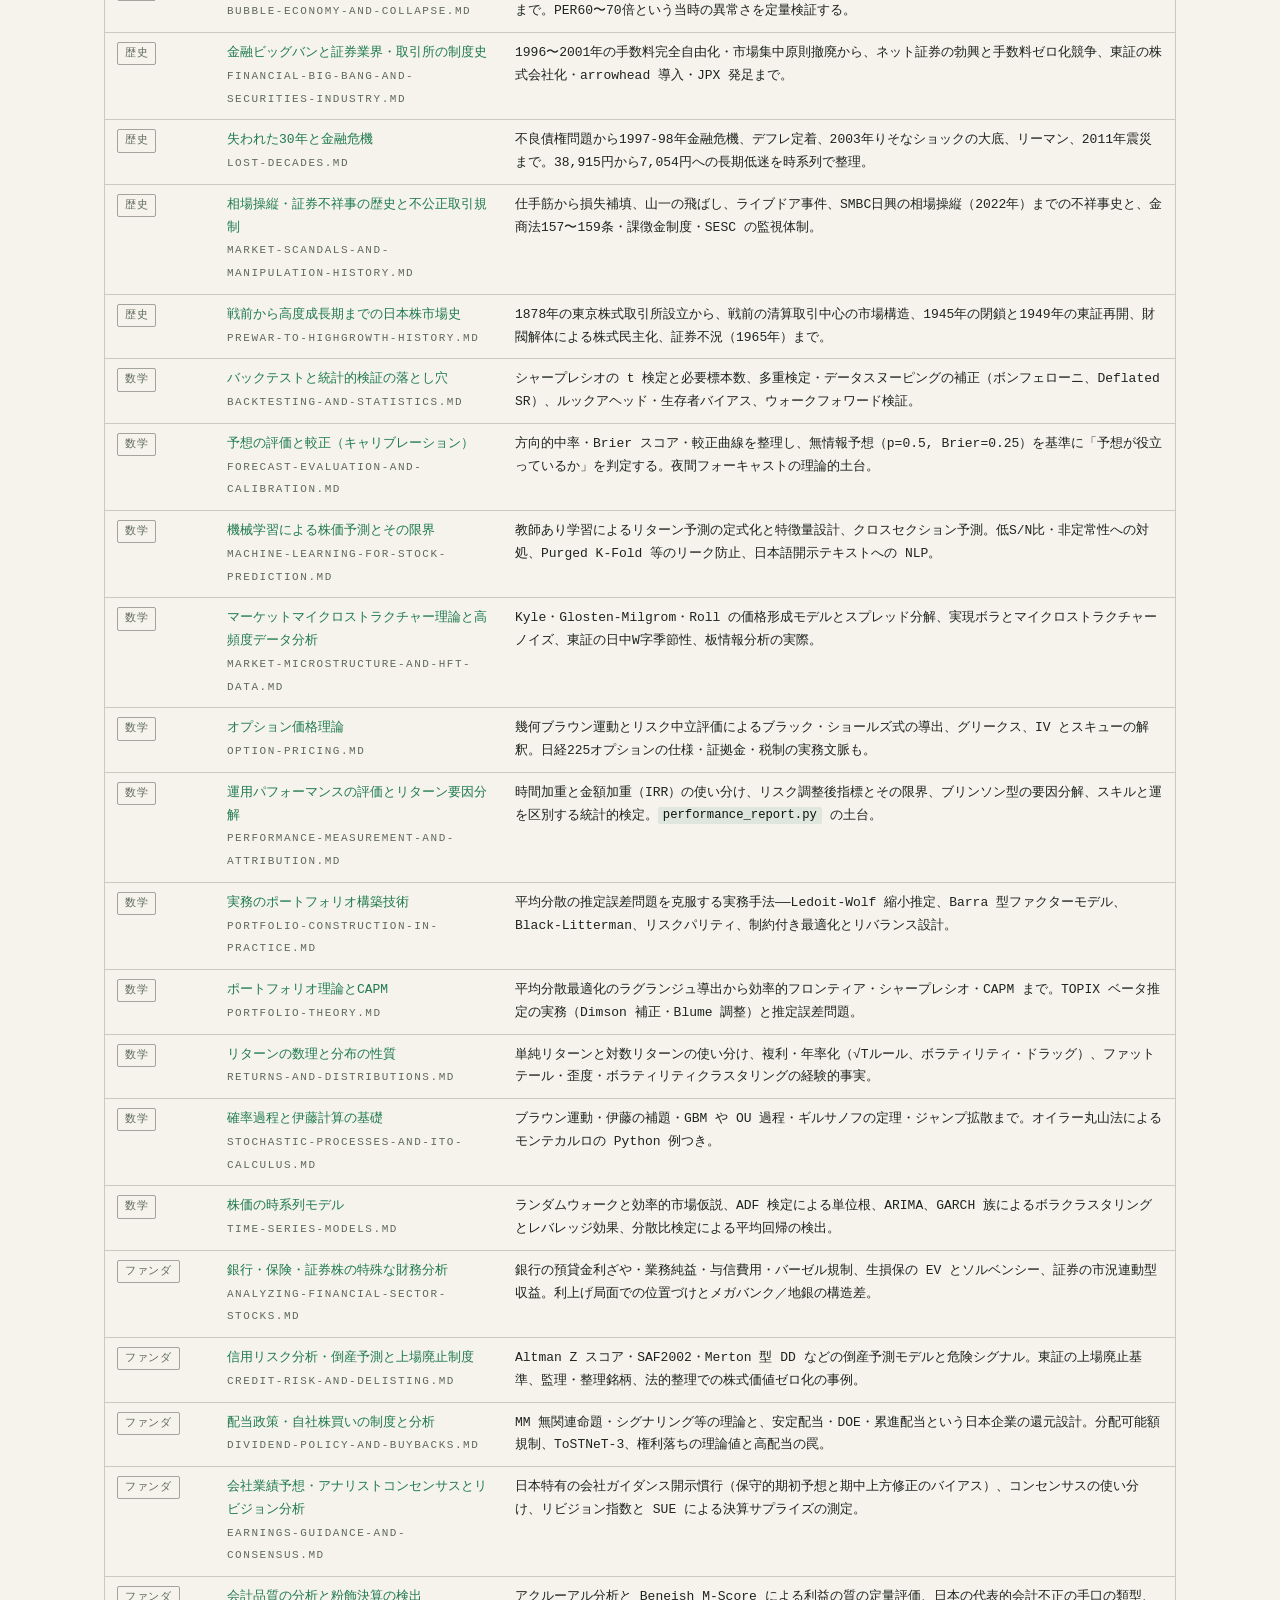
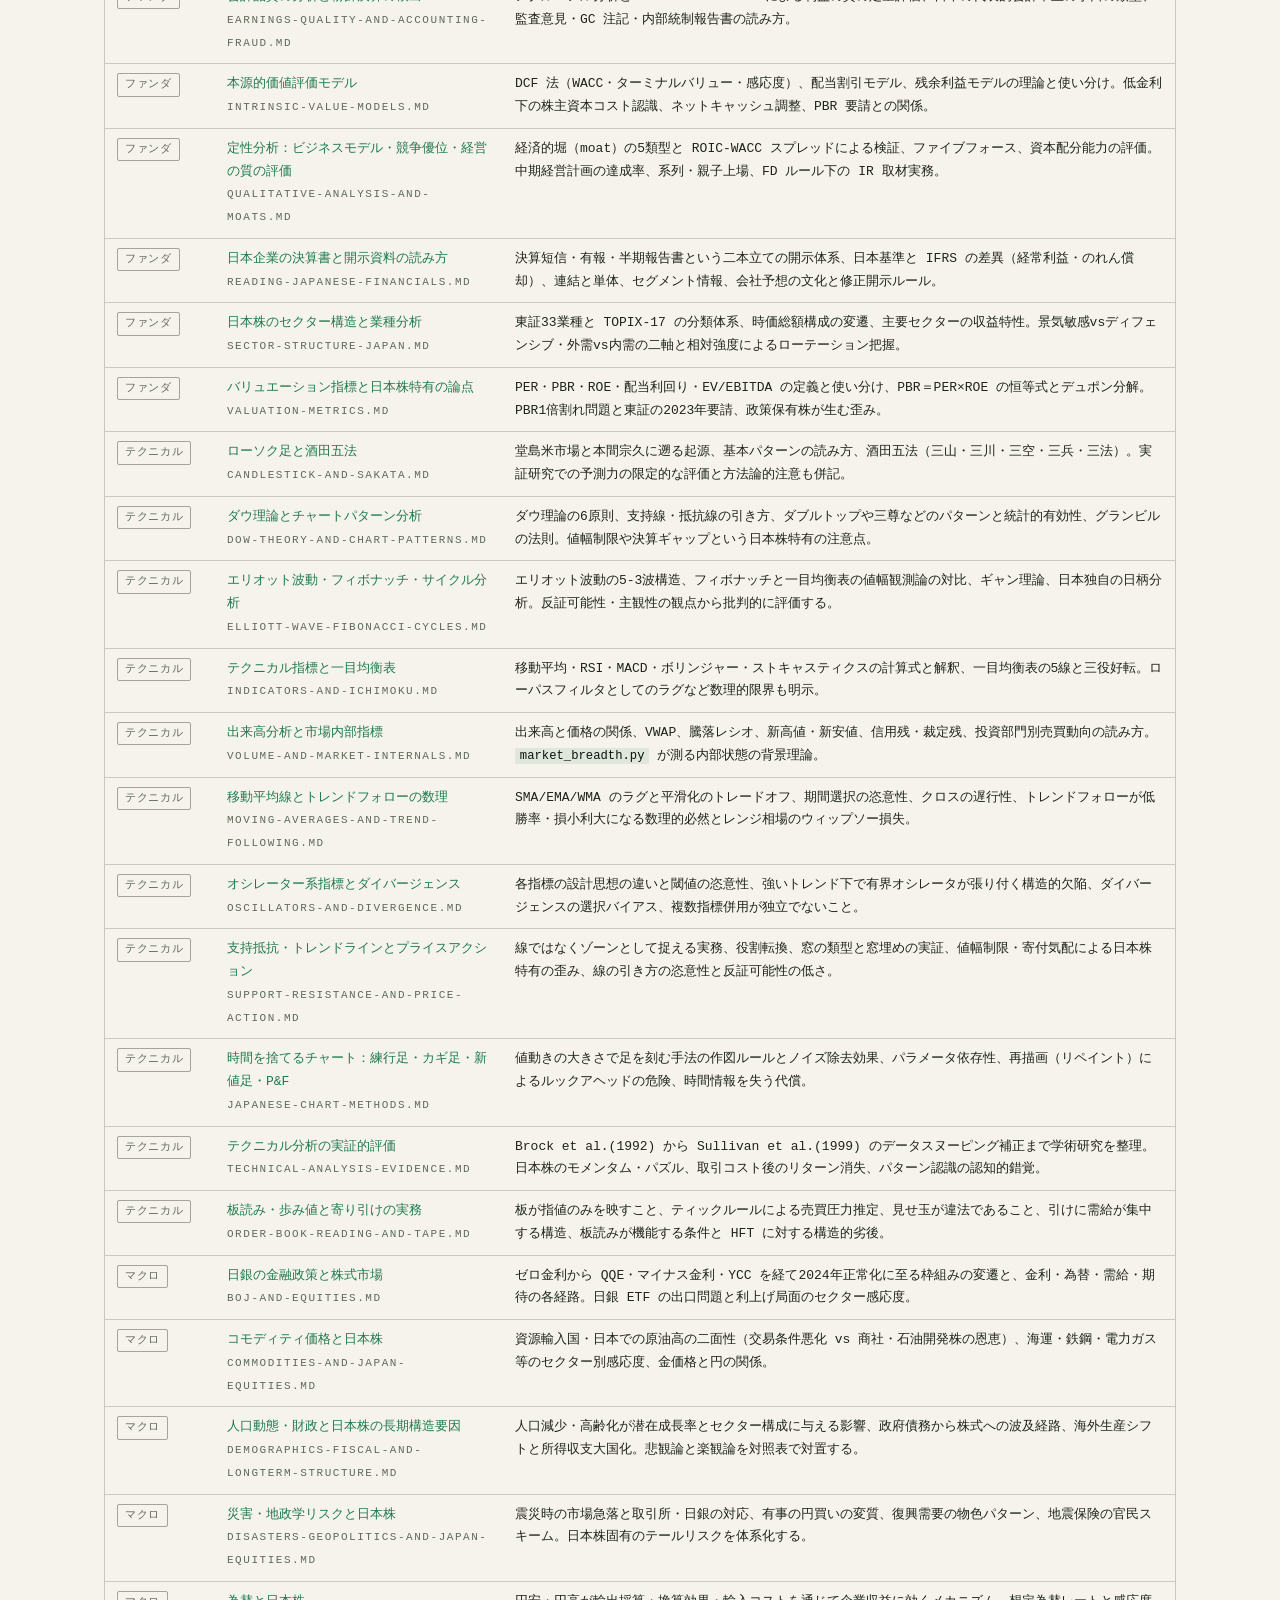
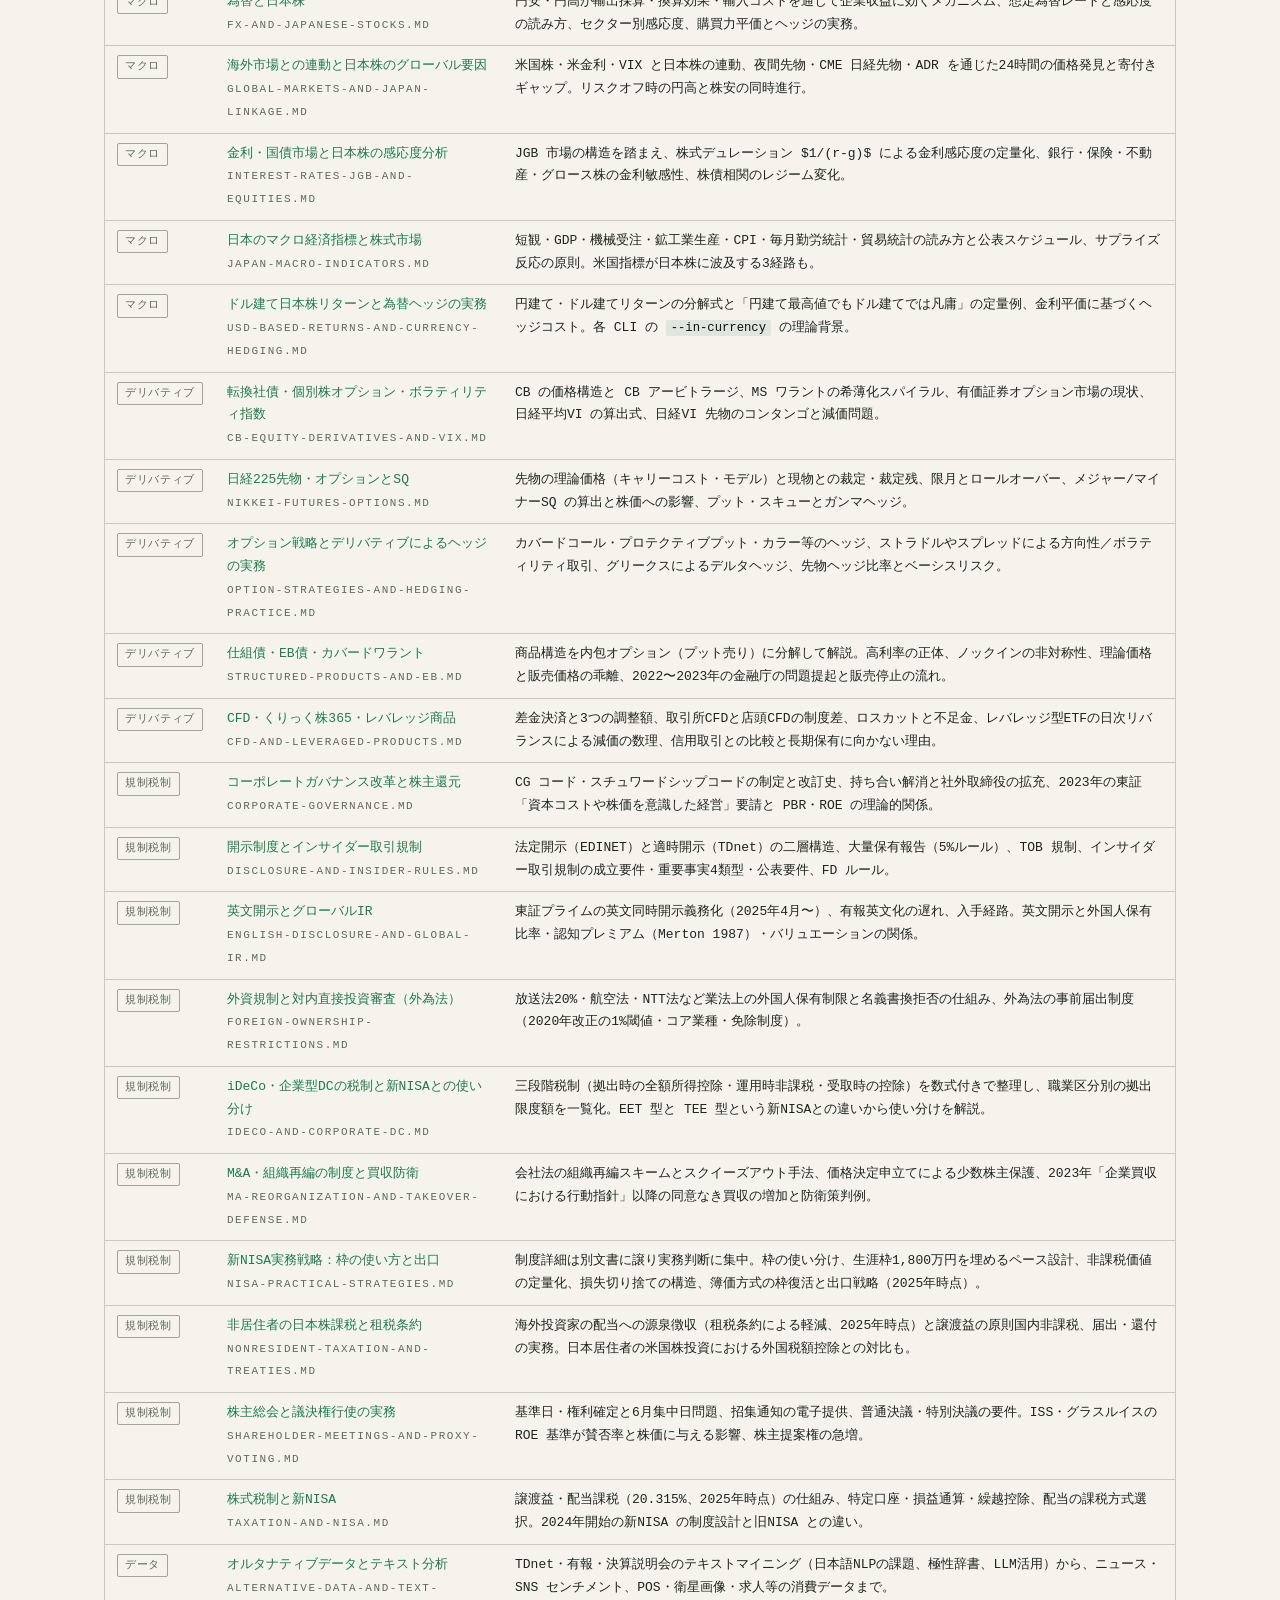
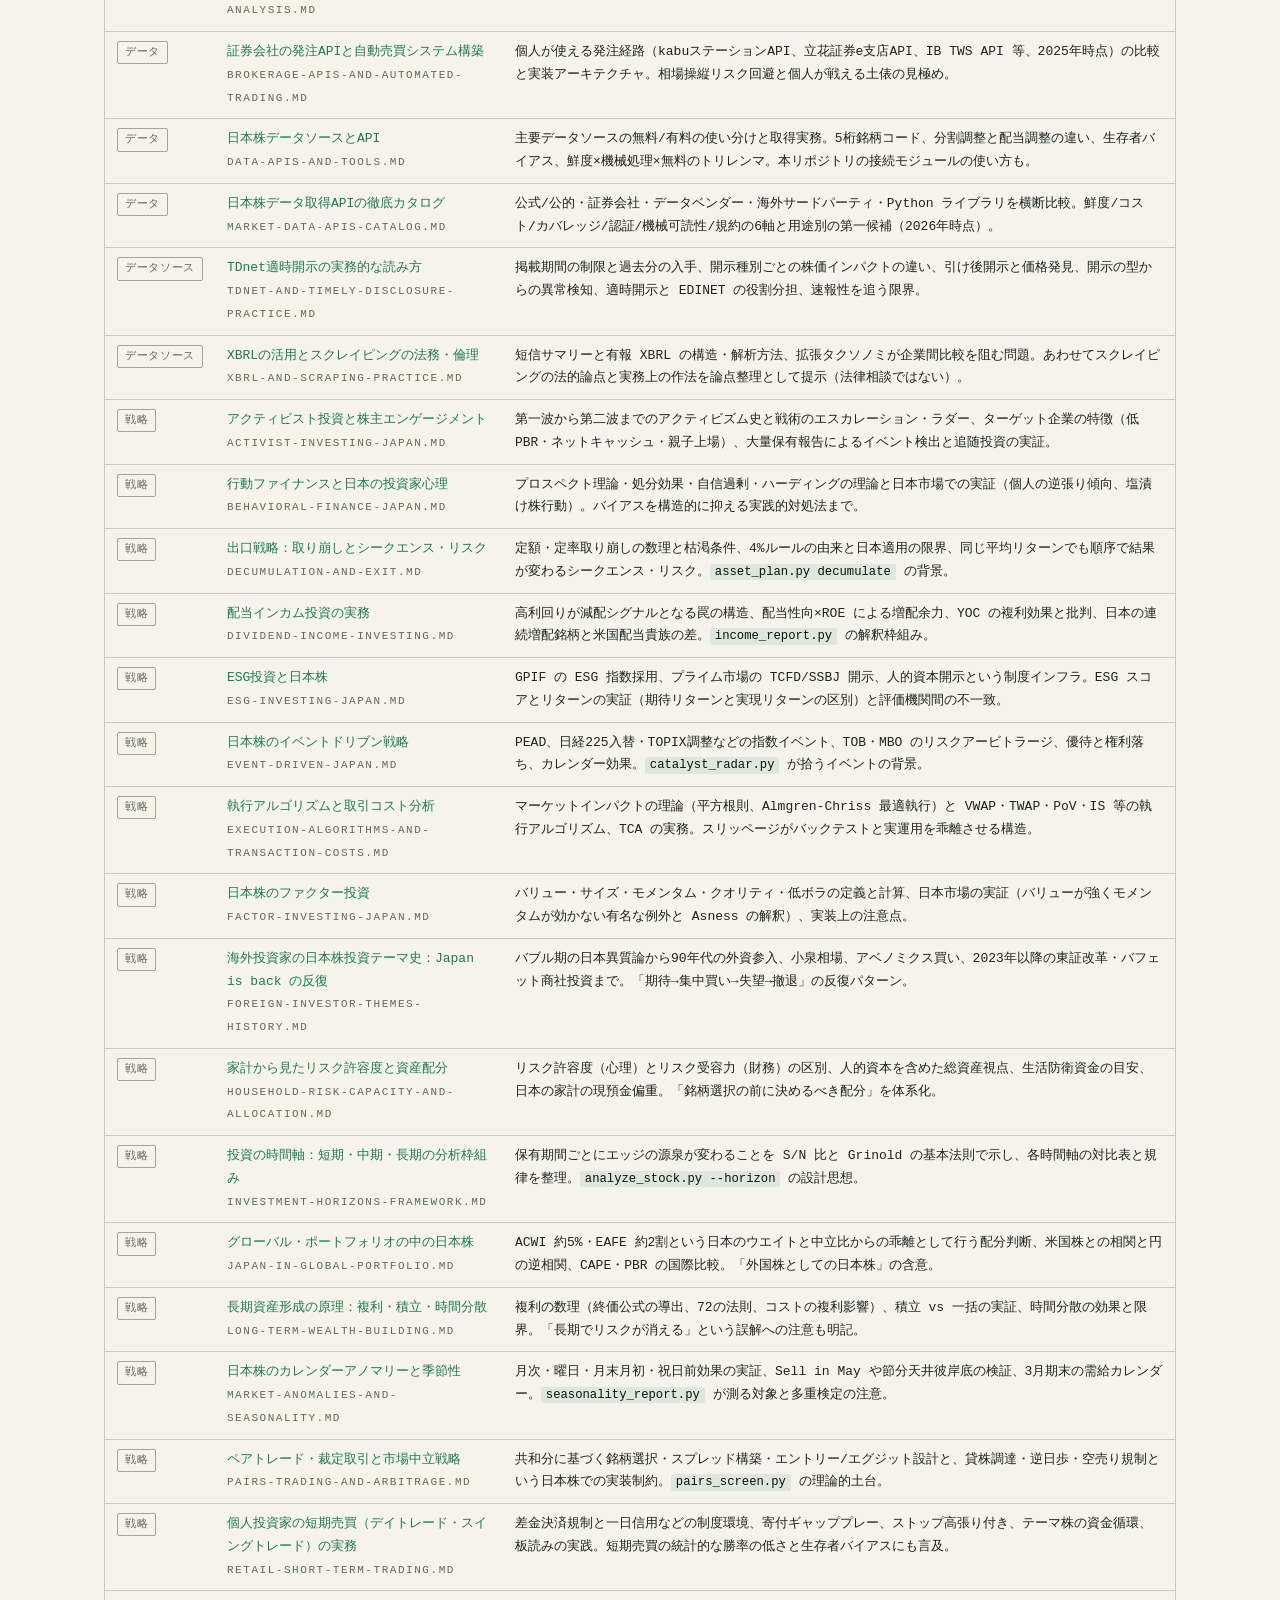
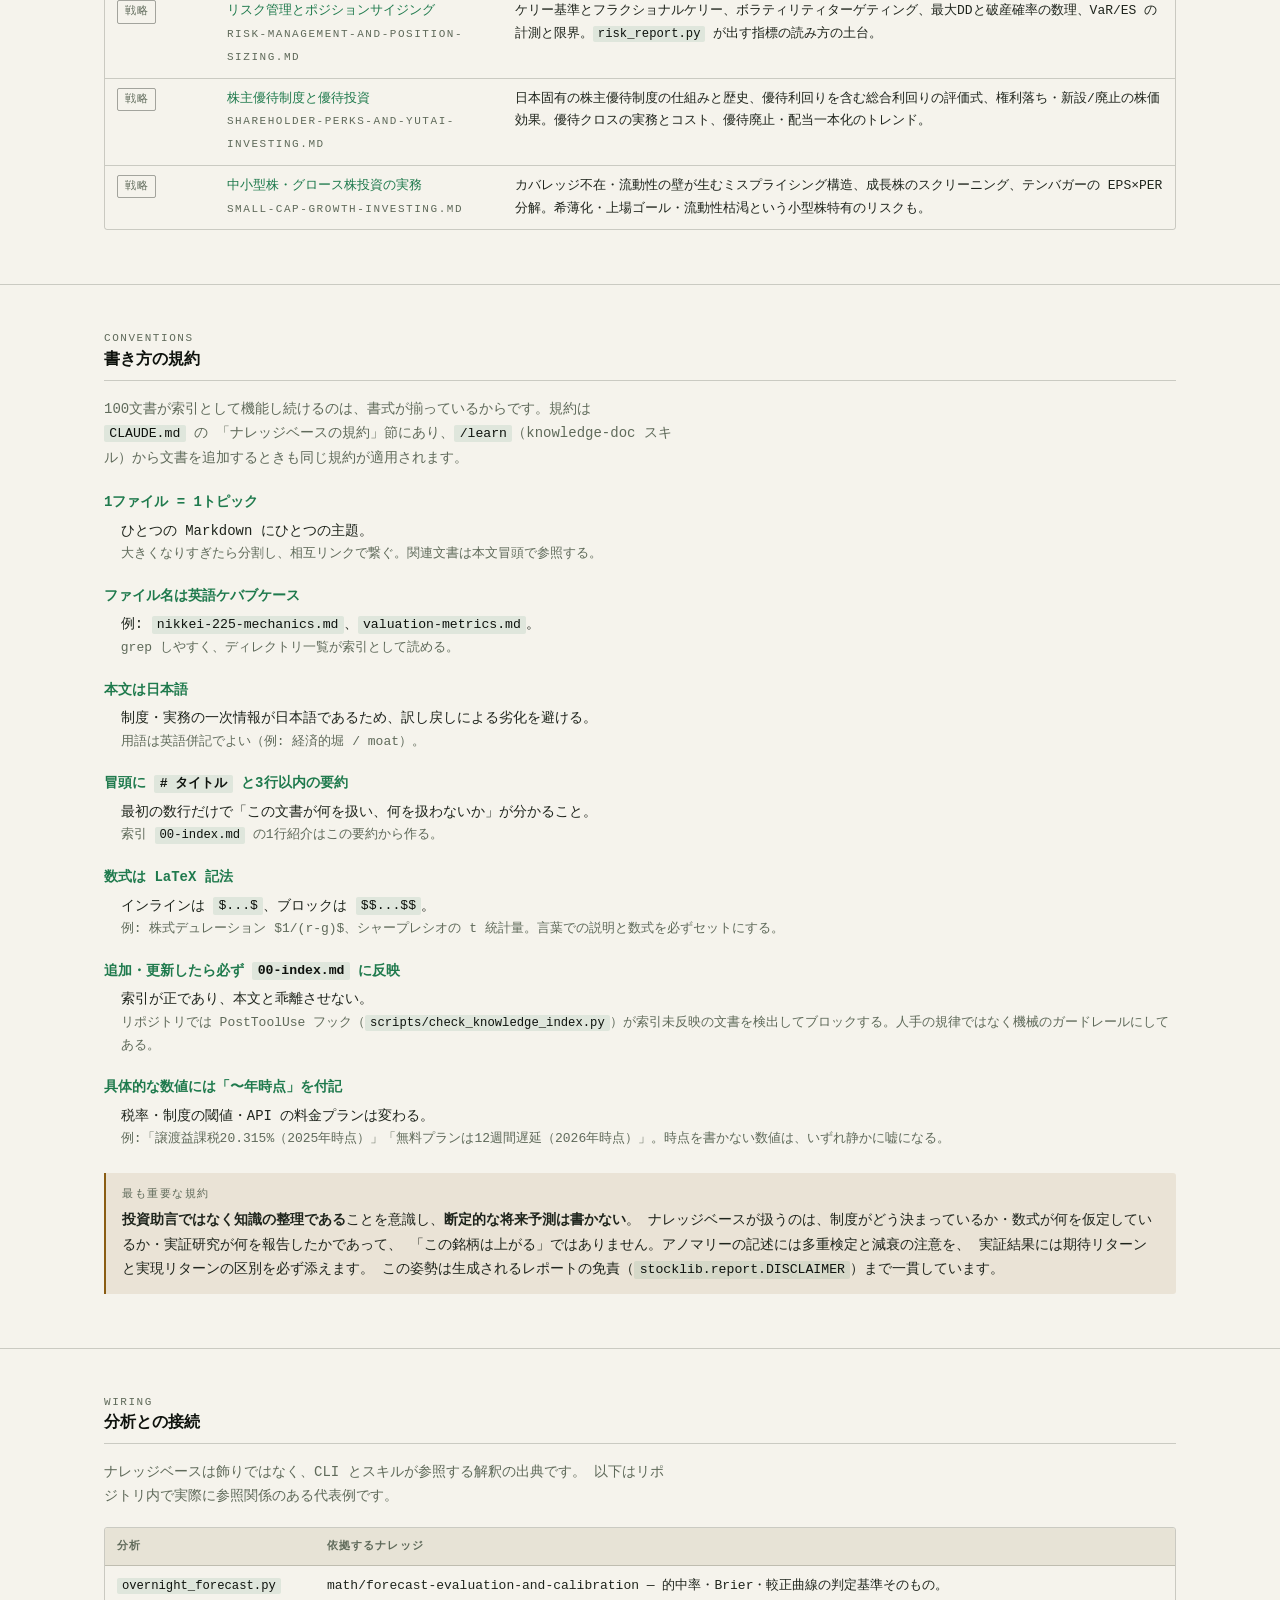
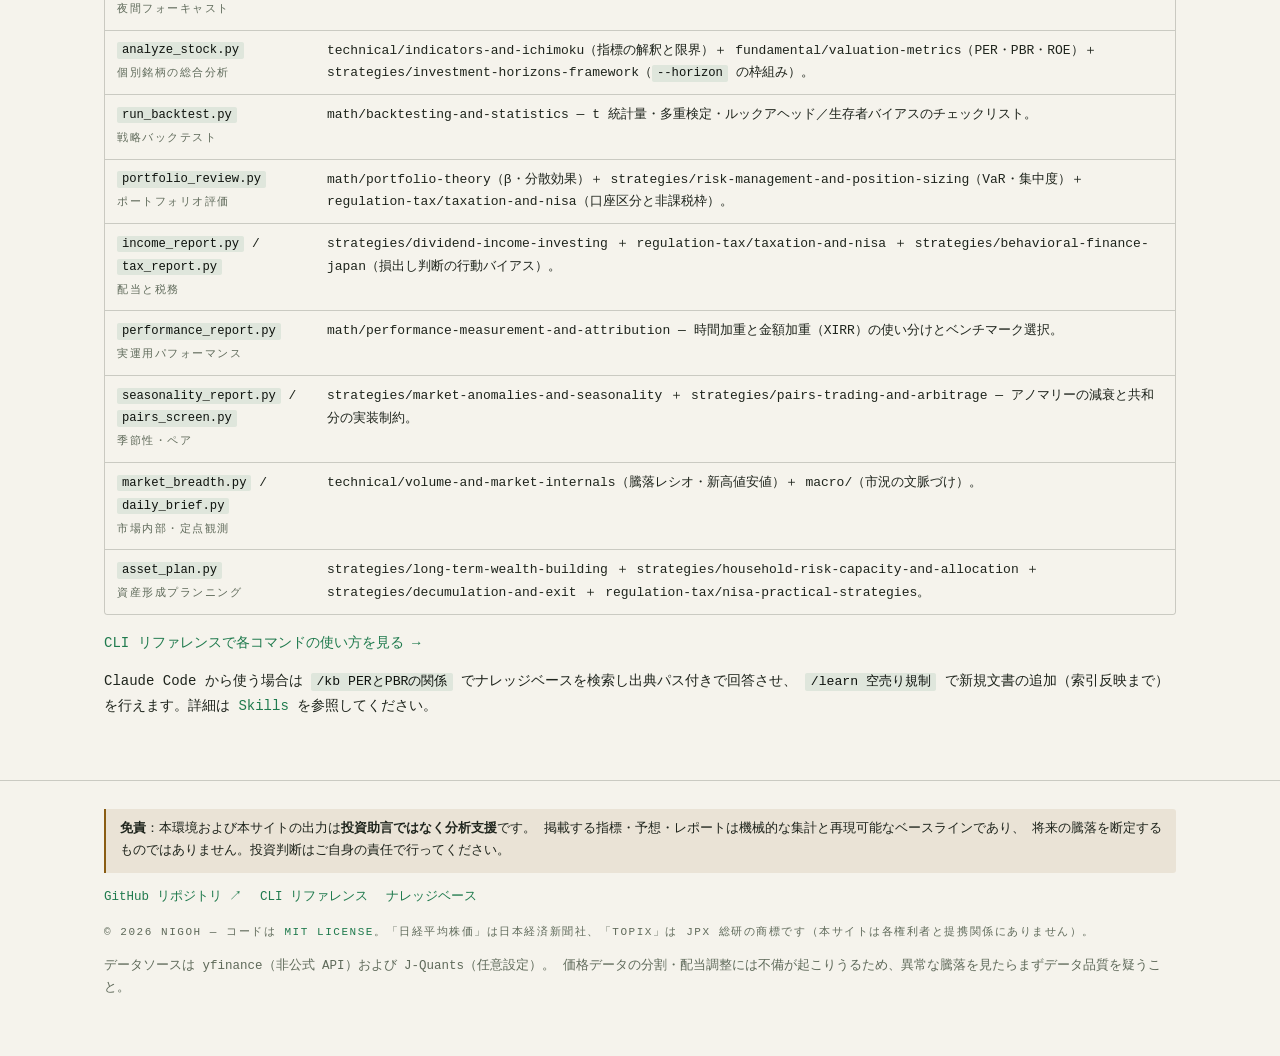
<file: docs/knowledge.html>
<!doctype html>
<html lang="ja">
<head>
<meta charset="utf-8">
<meta name="viewport" content="width=device-width, initial-scale=1">
<title>Knowledge — stock_hacker</title>
<meta name="description" content="日本株の判断枠組みを収めた100文書のナレッジベース索引。市場制度・歴史・クオンツ数学・ファンダメンタル・テクニカル・マクロ・デリバティブ・規制税制・データソース・投資戦略の10分野を分野別・全文検索で引ける。">
<link rel="stylesheet" href="./assets/style.css">
<link rel="icon" href="data:image/svg+xml,%3Csvg xmlns='http://www.w3.org/2000/svg' viewBox='0 0 16 16'%3E%3Crect width='16' height='16' fill='%230B0E0C'/%3E%3Ctext x='2' y='12' font-family='monospace' font-size='11' fill='%236EE7A0'%3E%24%3C/text%3E%3C/svg%3E">
<script>
  /* テーマのちらつき防止: 描画前に保存済みテーマを適用する */
  (function () {
    try {
      var t = localStorage.getItem("stock_hacker.theme");
      if (t === "dark" || t === "light") document.documentElement.setAttribute("data-theme", t);
    } catch (e) {}
  })();
</script>
</head>
<body>
<a class="skip" href="#main">本文へスキップ</a>

<header class="topbar">
  <div class="col-wide topbar-inner">
    <div class="brand"><a href="./index.html">stock_hacker</a><span class="cursor">_</span></div>
    <nav class="nav" aria-label="サイト">
      <a href="./index.html">Home</a>
      <a href="./getting-started.html">Start</a>
      <a href="./cli.html">CLI</a>
      <a href="./knowledge.html" aria-current="page">Knowledge</a>
      <a href="./skills.html">Skills</a>
      <a href="./forecast.html">Forecast</a>
      <a href="https://github.com/nigoh/stock_hacker">GitHub ↗</a>
    </nav>
    <button class="toggle" type="button" data-theme-toggle>◐ light</button>
  </div>
</header>

<main id="main">

  <!-- ヒーロー -->
  <section class="hero">
    <div class="col-wide">
      <div class="shell">
        <div class="shell-head">
          <span class="shell-dot" aria-hidden="true"></span>
          <span class="shell-dot" aria-hidden="true"></span>
          <span class="shell-dot" aria-hidden="true"></span>
          <span class="shell-title">~/stock_hacker/knowledge — ナレッジベース</span>
        </div>
        <div class="shell-body">
<pre><span class="prompt"><span class="user">analyst</span>@tokyo:<span class="path">~/stock_hacker</span>$</span> <span class="cmd">ls knowledge/</span>
<span class="c">00-index.md   fundamental/  market-structure/  strategies/</span>
<span class="c">data-sources/ history/      math/              technical/</span>
<span class="c">derivatives/  macro/        regulation-tax/</span>

<span class="prompt"><span class="user">analyst</span>@tokyo:<span class="path">~/stock_hacker</span>$</span> <span class="cmd">find knowledge -name '*.md' | wc -l</span>
<span class="c">101</span>   <span class="c"># 100文書 + 00-index.md</span>

<span class="prompt"><span class="user">analyst</span>@tokyo:<span class="path">~/stock_hacker</span>$</span> <span class="cmd">grep -rl 'PBR' knowledge/ | head -3</span>
<span class="c">knowledge/fundamental/valuation-metrics.md</span>
<span class="c">knowledge/regulation-tax/corporate-governance.md</span>
<span class="c">knowledge/fundamental/intrinsic-value-models.md</span>

<span class="prompt"><span class="user">analyst</span>@tokyo:<span class="path">~/stock_hacker</span>$</span> <span class="caret" aria-hidden="true"></span></pre>
        </div>
      </div>

      <div style="margin-top:32px">
        <span class="micro">Layer 01 · knowledge base</span>
        <h1 class="page-title">100文書のナレッジベース</h1>
        <p class="lede">
          なぜ知識をコードの外に置くのか。指標の計算はコードにできますが、
          <strong>その数字をどう読むかの枠組み</strong>はコードになりません。
          PBR 1倍割れが何を意味するのか、モメンタムが日本で効きにくいのはなぜか、
          バックテストのどこが嘘をつくのか——判断の前提を Markdown で明示しておくことで、
          レポートの解釈が属人的な勘ではなく、参照可能な出典を持つようになります。
          断定的な将来予測ではなく、制度・数理・実証の<strong>整理</strong>として保つのが規約です。
        </p>
      </div>

      <div class="stats" style="margin-top:26px">
        <div class="stat"><span class="n">100</span><span class="k">文書</span></div>
        <div class="stat"><span class="n">10</span><span class="k">分野</span></div>
        <div class="stat"><span class="n">1</span><span class="k">索引 (00-index.md)</span></div>
      </div>
    </div>
  </section>

  <!-- 分野の地図 -->
  <section class="section">
    <div class="col-wide">
      <span class="micro">Map</span>
      <h2>10の分野</h2>
      <div class="grid grid-3">
        <div class="cell">
          <span class="call">market-structure · 13</span>
          <h3>市場制度・取引の仕組み</h3>
          <p>東証の売買制度と板、市場区分再編、日経平均とTOPIXの算出、信用取引と空売り、清算決済と貸株、IPO・増資、PTS、ETF/J-REIT、投資部門別の需給構造。</p>
        </div>
        <div class="cell">
          <span class="call">history · 6</span>
          <h3>日本株市場の歴史</h3>
          <p>戦前の取引所開設から高度成長、1980年代バブルと崩壊、失われた30年、金融ビッグバン、証券不祥事史、アベノミクスと2024年の史上最高値更新まで。</p>
        </div>
        <div class="cell">
          <span class="call">math · 11</span>
          <h3>数学・統計・クオンツ</h3>
          <p>リターンの分布とファットテール、時系列モデル、ポートフォリオ理論とCAPM、確率過程とオプション価格理論、バックテストの統計的落とし穴、予想の較正評価。</p>
        </div>
        <div class="cell">
          <span class="call">fundamental · 10</span>
          <h3>ファンダメンタル分析</h3>
          <p>バリュエーション指標、決算短信・有報の読み方、DCF・残余利益などの本源的価値、会計品質と粉飾検出、業績ガイダンス、セクター構造、金融株の特殊分析。</p>
        </div>
        <div class="cell">
          <span class="call">technical · 11</span>
          <h3>テクニカル分析</h3>
          <p>移動平均・RSI・MACD・一目均衡表の計算式と数理的限界、ダウ理論とチャートパターン、ローソク足と酒田五法、エリオット波動への批判的評価、出来高と市場内部指標。</p>
        </div>
        <div class="cell">
          <span class="call">macro · 9</span>
          <h3>マクロ経済・金融政策</h3>
          <p>日銀の政策枠組みと株式市場、為替と企業収益、金利・JGBとセクター感応度、マクロ指標の読み方、海外市場との連動、コモディティ、人口動態、災害・地政学リスク。</p>
        </div>
        <div class="cell">
          <span class="call">derivatives · 5</span>
          <h3>先物・オプション</h3>
          <p>日経225先物の理論価格・裁定残・SQ、オプション戦略とデルタヘッジ・ヘッジ比率の実務、転換社債と日経平均VI・レバレッジ型ETFの減価。</p>
        </div>
        <div class="cell">
          <span class="call">regulation-tax · 10</span>
          <h3>規制・税制・ガバナンス</h3>
          <p>株式税制と新NISA、その実務戦略、iDeCo・企業型DC、開示制度とインサイダー規制、ガバナンス改革、株主総会と議決権行使、M&amp;Aと買収防衛、外資規制、非居住者課税。</p>
        </div>
        <div class="cell">
          <span class="call">data-sources · 6</span>
          <h3>データソース・ツール</h3>
          <p>J-Quants・EDINET・yfinance 等の使い分けと落とし穴、取得APIの徹底カタログ、証券会社の発注APIと自動売買、オルタナティブデータとテキスト分析。</p>
        </div>
        <div class="cell">
          <span class="call">strategies · 19</span>
          <h3>投資戦略</h3>
          <p>最大の分野。ファクター投資、イベントドリブン、カレンダーアノマリー、ペアトレード、リスク管理とサイジング、長期資産形成と出口戦略、配当インカム、行動ファイナンス、優待、中小型株、海外投資家の視点。</p>
        </div>
      </div>
      <p class="micro" style="margin-top:12px">数字は各ディレクトリ配下の Markdown 文書数（合計100）。</p>
    </div>
  </section>

  <!-- 文書索引 -->
  <section class="section">
    <div class="col-wide">
      <span class="micro">Index</span>
      <h2>文書索引（100件）</h2>
      <p class="lede" style="margin-bottom:18px">
        分野タブと検索で絞り込めます。タイトルをクリックすると GitHub 上の Markdown 本文が開きます。
        リポジトリでは <code>knowledge/00-index.md</code> が正の索引で、文書を追加・更新したら必ずそこに反映する規約です。
      </p>

      <div class="filter-bar">
        <input class="field" type="search" data-filter-input="kb" placeholder="タイトル・ファイル名・キーワードで絞り込む" aria-label="ナレッジ文書を絞り込む">
        <div class="tabs">
          <button class="tab" type="button" data-filter-tab="kb" data-value="all" aria-pressed="true">ALL</button>
          <button class="tab" type="button" data-filter-tab="kb" data-value="market-structure">市場制度</button>
          <button class="tab" type="button" data-filter-tab="kb" data-value="history">歴史</button>
          <button class="tab" type="button" data-filter-tab="kb" data-value="math">数学</button>
          <button class="tab" type="button" data-filter-tab="kb" data-value="fundamental">ファンダ</button>
          <button class="tab" type="button" data-filter-tab="kb" data-value="technical">テクニカル</button>
          <button class="tab" type="button" data-filter-tab="kb" data-value="macro">マクロ</button>
          <button class="tab" type="button" data-filter-tab="kb" data-value="derivatives">デリバティブ</button>
          <button class="tab" type="button" data-filter-tab="kb" data-value="regulation-tax">規制税制</button>
          <button class="tab" type="button" data-filter-tab="kb" data-value="data-sources">データ</button>
          <button class="tab" type="button" data-filter-tab="kb" data-value="strategies">戦略</button>
        </div>
        <span class="micro"><span data-filter-count="kb">100</span> 件</span>
      </div>

      <div class="scroll">
        <table>
          <thead>
            <tr><th>分野</th><th>文書</th><th>概要</th></tr>
          </thead>
          <tbody>

            <!-- market-structure (13) -->
            <tr data-filter-item="kb" data-cat="market-structure" data-text="清算 決済 貸株 レンディング clearing-settlement-and-stock-lending T+2 JSCC ほふり 逆日歩 議決権">
              <td><span class="chip">市場制度</span></td>
              <td><a href="https://github.com/nigoh/stock_hacker/blob/main/knowledge/market-structure/clearing-settlement-and-stock-lending.md">清算・決済制度と貸株市場</a><br><span class="micro">clearing-settlement-and-stock-lending.md</span></td>
              <td>T+2決済とT+1化の議論、JSCC の CCP 清算とネッティング、ほふりと株券電子化、フェイルのルール。貸株市場の貸株料が空売りコスト・逆日歩・議決権に及ぼす影響まで。</td>
            </tr>
            <tr data-filter-item="kb" data-cat="market-structure" data-text="コーポレートアクション 株式分割 併合 単元株 corporate-actions 権利落ち 遡及調整">
              <td><span class="chip">市場制度</span></td>
              <td><a href="https://github.com/nigoh/stock_hacker/blob/main/knowledge/market-structure/corporate-actions.md">コーポレートアクション：株式分割・併合・単元株制度</a><br><span class="micro">corporate-actions.md</span></td>
              <td>単元株制度と東証の投資単位政策、分割・併合・無償割当の株価/流動性効果、権利落ち日の理論価格調整式、日経平均の株価換算係数とチャートの遡及調整。</td>
            </tr>
            <tr data-filter-item="kb" data-cat="market-structure" data-text="ETF J-REIT 上場ファンド etf-reit-and-listed-funds 乖離率 レバレッジ インバース NAV LTV">
              <td><span class="chip">市場制度</span></td>
              <td><a href="https://github.com/nigoh/stock_hacker/blob/main/knowledge/market-structure/etf-reit-and-listed-funds.md">ETF・J-REIT・上場ファンドの市場</a><br><span class="micro">etf-reit-and-listed-funds.md</span></td>
              <td>ETF の設定・交換による裁定と乖離率、レバレッジ/インバース型のリバランスが生む順張りフローと減価の数理、J-REIT の NAV 倍率・LTV・金利感応度。</td>
            </tr>
            <tr data-filter-item="kb" data-cat="market-structure" data-text="海外投資家 アクセス ADR EWJ DXJ CME foreign-investor-access-channels カストディ 常任代理人">
              <td><span class="chip">市場制度</span></td>
              <td><a href="https://github.com/nigoh/stock_hacker/blob/main/knowledge/market-structure/foreign-investor-access-channels.md">海外から日本株に投資する手段：現地株・ADR・ETF</a><br><span class="micro">foreign-investor-access-channels.md</span></td>
              <td>東証現地株・米国ADR・海外上場ETF・CME日経先物という4経路の制度とコスト。ADRパリティと裁定、東京閉場後の価格発見。<code>adr_parity.py</code> の背景。</td>
            </tr>
            <tr data-filter-item="kb" data-cat="market-structure" data-text="日経平均 TOPIX 指数 indices-nikkei-topix 除数 株価換算係数 浮動株 NT倍率">
              <td><span class="chip">市場制度</span></td>
              <td><a href="https://github.com/nigoh/stock_hacker/blob/main/knowledge/market-structure/indices-nikkei-topix.md">日経平均とTOPIXの算出方法と特性</a><br><span class="micro">indices-nikkei-topix.md</span></td>
              <td>株価平均型（除数調整・株価換算係数・値がさ株の影響）と浮動株調整時価総額加重の設計差を数式で整理し、乖離を示す NT 倍率の意味を解説。</td>
            </tr>
            <tr data-filter-item="kb" data-cat="market-structure" data-text="投資信託 資産運用業界 investment-trusts-and-asset-management 基準価額 毎月分配型 オルカン ファンドラップ">
              <td><span class="chip">市場制度</span></td>
              <td><a href="https://github.com/nigoh/stock_hacker/blob/main/knowledge/market-structure/investment-trusts-and-asset-management.md">投資信託と日本の資産運用業界</a><br><span class="micro">investment-trusts-and-asset-management.md</span></td>
              <td>非上場公募投信の三者構造とコスト、毎月分配型・回転売買という歴史的問題から、つみたてNISA以降の低コストインデックス革命と投信フローの需給影響まで。</td>
            </tr>
            <tr data-filter-item="kb" data-cat="market-structure" data-text="投資家構成 投資部門別売買動向 investor-composition-and-flows 持ち合い解消 海外投資家 GPIF 日銀ETF">
              <td><span class="chip">市場制度</span></td>
              <td><a href="https://github.com/nigoh/stock_hacker/blob/main/knowledge/market-structure/investor-composition-and-flows.md">投資家構成と投資部門別売買動向</a><br><span class="micro">investor-composition-and-flows.md</span></td>
              <td>持ち合い解消と海外投資家シェア拡大という保有構造の変遷、東証「投資部門別売買状況」による需給分析。海外＝順張り／個人＝逆張りといった行動特性。</td>
            </tr>
            <tr data-filter-item="kb" data-cat="market-structure" data-text="IPO 公募増資 エクイティファイナンス ipo-and-equity-financing ブックビルディング ロックアップ 希薄化 CB">
              <td><span class="chip">市場制度</span></td>
              <td><a href="https://github.com/nigoh/stock_hacker/blob/main/knowledge/market-structure/ipo-and-equity-financing.md">IPO・公募増資の制度とエクイティファイナンス</a><br><span class="micro">ipo-and-equity-financing.md</span></td>
              <td>上場審査基準、ブックビルディングによる公開価格決定、ロックアップとオーバーアロットメント。公募増資・第三者割当・CB の希薄化計算と有利発行規制。</td>
            </tr>
            <tr data-filter-item="kb" data-cat="market-structure" data-text="MSCI FTSE グローバル指数 msci-ftse-global-indices-and-japan パッシブフロー foreign room GICS">
              <td><span class="chip">市場制度</span></td>
              <td><a href="https://github.com/nigoh/stock_hacker/blob/main/knowledge/market-structure/msci-ftse-global-indices-and-japan.md">MSCI・FTSEグローバル指数と日本株</a><br><span class="micro">msci-ftse-global-indices-and-japan.md</span></td>
              <td>海外投資家のベンチマークの構成ルールと四半期リビューでクロージング・オークションに集中するパッシブフロー。TOPIX・日経225 とのカバレッジ差。</td>
            </tr>
            <tr data-filter-item="kb" data-cat="market-structure" data-text="PTS 夜間取引 ダークプール 市場分断 pts-night-trading-and-fragmentation ジャパンネクスト SOR 最良執行">
              <td><span class="chip">市場制度</span></td>
              <td><a href="https://github.com/nigoh/stock_hacker/blob/main/knowledge/market-structure/pts-night-trading-and-fragmentation.md">PTS・夜間取引・ダークプールと市場分断</a><br><span class="micro">pts-night-trading-and-fragmentation.md</span></td>
              <td>私設取引システムの制度と歴史、夜間セッションでの決算後価格発見、ダークプールと ToSTNeT、SOR 規制。市場分断が流動性と価格形成に与える影響。</td>
            </tr>
            <tr data-filter-item="kb" data-cat="market-structure" data-text="信用取引 空売り short-selling-margin-trading 制度信用 一般信用 逆日歩 追証 信用倍率 貸借倍率">
              <td><span class="chip">市場制度</span></td>
              <td><a href="https://github.com/nigoh/stock_hacker/blob/main/knowledge/market-structure/short-selling-margin-trading.md">信用取引と空売りの制度</a><br><span class="micro">short-selling-margin-trading.md</span></td>
              <td>制度信用と一般信用の違い、委託保証金と追証の計算、逆日歩の発生メカニズム、空売り価格規制と残高報告制度、信用倍率・貸借倍率の読み方。</td>
            </tr>
            <tr data-filter-item="kb" data-cat="market-structure" data-text="東証 売買制度 板 trading-mechanics 板寄せ ザラバ 呼値 制限値幅 ストップ高 特別気配 ToSTNeT arrowhead">
              <td><span class="chip">市場制度</span></td>
              <td><a href="https://github.com/nigoh/stock_hacker/blob/main/knowledge/market-structure/trading-mechanics.md">東証の売買制度と板の仕組み</a><br><span class="micro">trading-mechanics.md</span></td>
              <td>arrowhead 上の板寄せとザラバの約定原理、立会時間（2024年11月の15:30延長とクロージング・オークション導入）、呼値、制限値幅、特別気配、注文タイプ。</td>
            </tr>
            <tr data-filter-item="kb" data-cat="market-structure" data-text="市場区分 市場再編 tse-market-segments プライム スタンダード グロース 上場維持基準 経過措置">
              <td><span class="chip">市場制度</span></td>
              <td><a href="https://github.com/nigoh/stock_hacker/blob/main/knowledge/market-structure/tse-market-segments.md">東証の市場区分と2022年市場再編</a><br><span class="micro">tse-market-segments.md</span></td>
              <td>2022年4月の4市場5区分からプライム・スタンダード・グロースへの再編。各市場のコンセプトと上場維持基準、経過措置、TOPIX 構成銘柄見直しへの影響。</td>
            </tr>

            <!-- history (6) -->
            <tr data-filter-item="kb" data-cat="history" data-text="アベノミクス 史上最高値 abenomics-to-new-highs 異次元緩和 日銀ETF ガバナンス改革 新NISA 2024">
              <td><span class="chip">歴史</span></td>
              <td><a href="https://github.com/nigoh/stock_hacker/blob/main/knowledge/history/abenomics-to-new-highs.md">アベノミクスから史上最高値更新まで</a><br><span class="micro">abenomics-to-new-highs.md</span></td>
              <td>2012年末の三本の矢と異次元緩和から、ガバナンス改革・東証の資本コスト経営要請・新NISA を経て2024年に34年ぶりの最高値を更新するまでの政策と構造変化。</td>
            </tr>
            <tr data-filter-item="kb" data-cat="history" data-text="バブル 崩壊 bubble-economy-and-collapse プラザ合意 財テク 特金 38915円 総量規制 PKO">
              <td><span class="chip">歴史</span></td>
              <td><a href="https://github.com/nigoh/stock_hacker/blob/main/knowledge/history/bubble-economy-and-collapse.md">1980年代バブルとその崩壊</a><br><span class="micro">bubble-economy-and-collapse.md</span></td>
              <td>プラザ合意後の超金融緩和から財テク・特金の膨張、1989年12月の日経平均38,915円、総量規制による崩壊まで。PER60〜70倍という当時の異常さを定量検証する。</td>
            </tr>
            <tr data-filter-item="kb" data-cat="history" data-text="金融ビッグバン 証券業界 取引所 制度史 financial-big-bang-and-securities-industry 手数料自由化 ネット証券 JPX">
              <td><span class="chip">歴史</span></td>
              <td><a href="https://github.com/nigoh/stock_hacker/blob/main/knowledge/history/financial-big-bang-and-securities-industry.md">金融ビッグバンと証券業界・取引所の制度史</a><br><span class="micro">financial-big-bang-and-securities-industry.md</span></td>
              <td>1996〜2001年の手数料完全自由化・市場集中原則撤廃から、ネット証券の勃興と手数料ゼロ化競争、東証の株式会社化・arrowhead 導入・JPX 発足まで。</td>
            </tr>
            <tr data-filter-item="kb" data-cat="history" data-text="失われた30年 金融危機 lost-decades 不良債権 山一 拓銀 りそなショック リーマン 震災">
              <td><span class="chip">歴史</span></td>
              <td><a href="https://github.com/nigoh/stock_hacker/blob/main/knowledge/history/lost-decades.md">失われた30年と金融危機</a><br><span class="micro">lost-decades.md</span></td>
              <td>不良債権問題から1997-98年金融危機、デフレ定着、2003年りそなショックの大底、リーマン、2011年震災まで。38,915円から7,054円への長期低迷を時系列で整理。</td>
            </tr>
            <tr data-filter-item="kb" data-cat="history" data-text="相場操縦 証券不祥事 不公正取引規制 market-scandals-and-manipulation-history 仕手 損失補填 飛ばし ライブドア 見せ玉 SESC">
              <td><span class="chip">歴史</span></td>
              <td><a href="https://github.com/nigoh/stock_hacker/blob/main/knowledge/history/market-scandals-and-manipulation-history.md">相場操縦・証券不祥事の歴史と不公正取引規制</a><br><span class="micro">market-scandals-and-manipulation-history.md</span></td>
              <td>仕手筋から損失補填、山一の飛ばし、ライブドア事件、SMBC日興の相場操縦（2022年）までの不祥事史と、金商法157〜159条・課徴金制度・SESC の監視体制。</td>
            </tr>
            <tr data-filter-item="kb" data-cat="history" data-text="戦前 高度成長期 市場史 prewar-to-highgrowth-history 東京株式取引所 清算取引 財閥解体 証券不況 利回り革命">
              <td><span class="chip">歴史</span></td>
              <td><a href="https://github.com/nigoh/stock_hacker/blob/main/knowledge/history/prewar-to-highgrowth-history.md">戦前から高度成長期までの日本株市場史</a><br><span class="micro">prewar-to-highgrowth-history.md</span></td>
              <td>1878年の東京株式取引所設立から、戦前の清算取引中心の市場構造、1945年の閉鎖と1949年の東証再開、財閥解体による株式民主化、証券不況（1965年）まで。</td>
            </tr>

            <!-- math (11) -->
            <tr data-filter-item="kb" data-cat="math" data-text="バックテスト 統計的検証 落とし穴 backtesting-and-statistics t検定 多重検定 データスヌーピング ルックアヘッド 生存者バイアス ウォークフォワード">
              <td><span class="chip">数学</span></td>
              <td><a href="https://github.com/nigoh/stock_hacker/blob/main/knowledge/math/backtesting-and-statistics.md">バックテストと統計的検証の落とし穴</a><br><span class="micro">backtesting-and-statistics.md</span></td>
              <td>シャープレシオの t 検定と必要標本数、多重検定・データスヌーピングの補正（ボンフェローニ、Deflated SR）、ルックアヘッド・生存者バイアス、ウォークフォワード検証。</td>
            </tr>
            <tr data-filter-item="kb" data-cat="math" data-text="予想の評価 較正 キャリブレーション forecast-evaluation-and-calibration Brier 的中率 信頼区間 overnight">
              <td><span class="chip">数学</span></td>
              <td><a href="https://github.com/nigoh/stock_hacker/blob/main/knowledge/math/forecast-evaluation-and-calibration.md">予想の評価と較正（キャリブレーション）</a><br><span class="micro">forecast-evaluation-and-calibration.md</span></td>
              <td>方向的中率・Brier スコア・較正曲線を整理し、無情報予想（p=0.5, Brier=0.25）を基準に「予想が役立っているか」を判定する。夜間フォーキャストの理論的土台。</td>
            </tr>
            <tr data-filter-item="kb" data-cat="math" data-text="機械学習 株価予測 限界 machine-learning-for-stock-prediction 勾配ブースティング Purged K-Fold NLP 決算短信">
              <td><span class="chip">数学</span></td>
              <td><a href="https://github.com/nigoh/stock_hacker/blob/main/knowledge/math/machine-learning-for-stock-prediction.md">機械学習による株価予測とその限界</a><br><span class="micro">machine-learning-for-stock-prediction.md</span></td>
              <td>教師あり学習によるリターン予測の定式化と特徴量設計、クロスセクション予測。低S/N比・非定常性への対処、Purged K-Fold 等のリーク防止、日本語開示テキストへの NLP。</td>
            </tr>
            <tr data-filter-item="kb" data-cat="math" data-text="マーケットマイクロストラクチャー 高頻度データ market-microstructure-and-hft-data Kyle Glosten-Milgrom Roll 実現ボラティリティ 板 マイクロプライス FLEX">
              <td><span class="chip">数学</span></td>
              <td><a href="https://github.com/nigoh/stock_hacker/blob/main/knowledge/math/market-microstructure-and-hft-data.md">マーケットマイクロストラクチャー理論と高頻度データ分析</a><br><span class="micro">market-microstructure-and-hft-data.md</span></td>
              <td>Kyle・Glosten-Milgrom・Roll の価格形成モデルとスプレッド分解、実現ボラとマイクロストラクチャーノイズ、東証の日中W字季節性、板情報分析の実際。</td>
            </tr>
            <tr data-filter-item="kb" data-cat="math" data-text="オプション価格理論 option-pricing ブラックショールズ リスク中立 グリークス インプライドボラティリティ スキュー 日経VI">
              <td><span class="chip">数学</span></td>
              <td><a href="https://github.com/nigoh/stock_hacker/blob/main/knowledge/math/option-pricing.md">オプション価格理論</a><br><span class="micro">option-pricing.md</span></td>
              <td>幾何ブラウン運動とリスク中立評価によるブラック・ショールズ式の導出、グリークス、IV とスキューの解釈。日経225オプションの仕様・証拠金・税制の実務文脈も。</td>
            </tr>
            <tr data-filter-item="kb" data-cat="math" data-text="運用パフォーマンス 評価 リターン要因分解 performance-measurement-and-attribution 時間加重 金額加重 XIRR 情報比率 ブリンソン GIPS">
              <td><span class="chip">数学</span></td>
              <td><a href="https://github.com/nigoh/stock_hacker/blob/main/knowledge/math/performance-measurement-and-attribution.md">運用パフォーマンスの評価とリターン要因分解</a><br><span class="micro">performance-measurement-and-attribution.md</span></td>
              <td>時間加重と金額加重（IRR）の使い分け、リスク調整後指標とその限界、ブリンソン型の要因分解、スキルと運を区別する統計的検定。<code>performance_report.py</code> の土台。</td>
            </tr>
            <tr data-filter-item="kb" data-cat="math" data-text="実務 ポートフォリオ構築 portfolio-construction-in-practice Ledoit-Wolf 縮小推定 Barra Black-Litterman リスクパリティ 制約付き最適化">
              <td><span class="chip">数学</span></td>
              <td><a href="https://github.com/nigoh/stock_hacker/blob/main/knowledge/math/portfolio-construction-in-practice.md">実務のポートフォリオ構築技術</a><br><span class="micro">portfolio-construction-in-practice.md</span></td>
              <td>平均分散の推定誤差問題を克服する実務手法——Ledoit-Wolf 縮小推定、Barra 型ファクターモデル、Black-Litterman、リスクパリティ、制約付き最適化とリバランス設計。</td>
            </tr>
            <tr data-filter-item="kb" data-cat="math" data-text="ポートフォリオ理論 CAPM portfolio-theory 平均分散最適化 効率的フロンティア シャープレシオ ベータ Dimson Blume">
              <td><span class="chip">数学</span></td>
              <td><a href="https://github.com/nigoh/stock_hacker/blob/main/knowledge/math/portfolio-theory.md">ポートフォリオ理論とCAPM</a><br><span class="micro">portfolio-theory.md</span></td>
              <td>平均分散最適化のラグランジュ導出から効率的フロンティア・シャープレシオ・CAPM まで。TOPIX ベータ推定の実務（Dimson 補正・Blume 調整）と推定誤差問題。</td>
            </tr>
            <tr data-filter-item="kb" data-cat="math" data-text="リターンの数理 分布 returns-and-distributions 対数リターン 年率化 ボラティリティドラッグ ファットテール 歪度 クラスタリング">
              <td><span class="chip">数学</span></td>
              <td><a href="https://github.com/nigoh/stock_hacker/blob/main/knowledge/math/returns-and-distributions.md">リターンの数理と分布の性質</a><br><span class="micro">returns-and-distributions.md</span></td>
              <td>単純リターンと対数リターンの使い分け、複利・年率化（√Tルール、ボラティリティ・ドラッグ）、ファットテール・歪度・ボラティリティクラスタリングの経験的事実。</td>
            </tr>
            <tr data-filter-item="kb" data-cat="math" data-text="確率過程 伊藤計算 stochastic-processes-and-ito-calculus ブラウン運動 伊藤の補題 SDE GBM OU ギルサノフ ジャンプ拡散 モンテカルロ">
              <td><span class="chip">数学</span></td>
              <td><a href="https://github.com/nigoh/stock_hacker/blob/main/knowledge/math/stochastic-processes-and-ito-calculus.md">確率過程と伊藤計算の基礎</a><br><span class="micro">stochastic-processes-and-ito-calculus.md</span></td>
              <td>ブラウン運動・伊藤の補題・GBM や OU 過程・ギルサノフの定理・ジャンプ拡散まで。オイラー丸山法によるモンテカルロの Python 例つき。</td>
            </tr>
            <tr data-filter-item="kb" data-cat="math" data-text="時系列モデル time-series-models ランダムウォーク 効率的市場仮説 ADF検定 ARIMA GARCH 分散比検定 平均回帰">
              <td><span class="chip">数学</span></td>
              <td><a href="https://github.com/nigoh/stock_hacker/blob/main/knowledge/math/time-series-models.md">株価の時系列モデル</a><br><span class="micro">time-series-models.md</span></td>
              <td>ランダムウォークと効率的市場仮説、ADF 検定による単位根、ARIMA、GARCH 族によるボラクラスタリングとレバレッジ効果、分散比検定による平均回帰の検出。</td>
            </tr>

            <!-- fundamental (10) -->
            <tr data-filter-item="kb" data-cat="fundamental" data-text="銀行 保険 証券 金融株 analyzing-financial-sector-stocks 利ざや 与信費用 バーゼル EV ソルベンシー 政策保有株">
              <td><span class="chip">ファンダ</span></td>
              <td><a href="https://github.com/nigoh/stock_hacker/blob/main/knowledge/fundamental/analyzing-financial-sector-stocks.md">銀行・保険・証券株の特殊な財務分析</a><br><span class="micro">analyzing-financial-sector-stocks.md</span></td>
              <td>銀行の預貸金利ざや・業務純益・与信費用・バーゼル規制、生損保の EV とソルベンシー、証券の市況連動型収益。利上げ局面での位置づけとメガバンク／地銀の構造差。</td>
            </tr>
            <tr data-filter-item="kb" data-cat="fundamental" data-text="信用リスク 倒産予測 上場廃止 credit-risk-and-delisting Altman Zスコア SAF2002 Merton GC注記 監理 整理銘柄 100%減資">
              <td><span class="chip">ファンダ</span></td>
              <td><a href="https://github.com/nigoh/stock_hacker/blob/main/knowledge/fundamental/credit-risk-and-delisting.md">信用リスク分析・倒産予測と上場廃止制度</a><br><span class="micro">credit-risk-and-delisting.md</span></td>
              <td>Altman Z スコア・SAF2002・Merton 型 DD などの倒産予測モデルと危険シグナル。東証の上場廃止基準、監理・整理銘柄、法的整理での株式価値ゼロ化の事例。</td>
            </tr>
            <tr data-filter-item="kb" data-cat="fundamental" data-text="配当政策 自社株買い dividend-policy-and-buybacks MM無関連命題 シグナリング DOE 累進配当 分配可能額 ToSTNeT-3 Elton-Gruber">
              <td><span class="chip">ファンダ</span></td>
              <td><a href="https://github.com/nigoh/stock_hacker/blob/main/knowledge/fundamental/dividend-policy-and-buybacks.md">配当政策・自社株買いの制度と分析</a><br><span class="micro">dividend-policy-and-buybacks.md</span></td>
              <td>MM 無関連命題・シグナリング等の理論と、安定配当・DOE・累進配当という日本企業の還元設計。分配可能額規制、ToSTNeT-3、権利落ちの理論値と高配当の罠。</td>
            </tr>
            <tr data-filter-item="kb" data-cat="fundamental" data-text="会社業績予想 アナリストコンセンサス リビジョン earnings-guidance-and-consensus 会社予想 上方修正 QUICK 四季報 SUE サプライズ">
              <td><span class="chip">ファンダ</span></td>
              <td><a href="https://github.com/nigoh/stock_hacker/blob/main/knowledge/fundamental/earnings-guidance-and-consensus.md">会社業績予想・アナリストコンセンサスとリビジョン分析</a><br><span class="micro">earnings-guidance-and-consensus.md</span></td>
              <td>日本特有の会社ガイダンス開示慣行（保守的期初予想と期中上方修正のバイアス）、コンセンサスの使い分け、リビジョン指数と SUE による決算サプライズの測定。</td>
            </tr>
            <tr data-filter-item="kb" data-cat="fundamental" data-text="会計品質 粉飾決算 検出 earnings-quality-and-accounting-fraud アクルーアル Beneish M-Score オリンパス 東芝 J-SOX 継続企業の前提">
              <td><span class="chip">ファンダ</span></td>
              <td><a href="https://github.com/nigoh/stock_hacker/blob/main/knowledge/fundamental/earnings-quality-and-accounting-fraud.md">会計品質の分析と粉飾決算の検出</a><br><span class="micro">earnings-quality-and-accounting-fraud.md</span></td>
              <td>アクルーアル分析と Beneish M-Score による利益の質の定量評価、日本の代表的会計不正の手口の類型、監査意見・GC 注記・内部統制報告書の読み方。</td>
            </tr>
            <tr data-filter-item="kb" data-cat="fundamental" data-text="本源的価値 バリュエーションモデル intrinsic-value-models DCF WACC ターミナルバリュー 配当割引モデル 残余利益 RIM 伊藤レポート PBR改善要請">
              <td><span class="chip">ファンダ</span></td>
              <td><a href="https://github.com/nigoh/stock_hacker/blob/main/knowledge/fundamental/intrinsic-value-models.md">本源的価値評価モデル</a><br><span class="micro">intrinsic-value-models.md</span></td>
              <td>DCF 法（WACC・ターミナルバリュー・感応度）、配当割引モデル、残余利益モデルの理論と使い分け。低金利下の株主資本コスト認識、ネットキャッシュ調整、PBR 要請との関係。</td>
            </tr>
            <tr data-filter-item="kb" data-cat="fundamental" data-text="定性分析 ビジネスモデル 競争優位 経営の質 qualitative-analysis-and-moats moat ROIC WACC ファイブフォース 中期経営計画 親子上場 統合報告書">
              <td><span class="chip">ファンダ</span></td>
              <td><a href="https://github.com/nigoh/stock_hacker/blob/main/knowledge/fundamental/qualitative-analysis-and-moats.md">定性分析：ビジネスモデル・競争優位・経営の質の評価</a><br><span class="micro">qualitative-analysis-and-moats.md</span></td>
              <td>経済的堀（moat）の5類型と ROIC-WACC スプレッドによる検証、ファイブフォース、資本配分能力の評価。中期経営計画の達成率、系列・親子上場、FD ルール下の IR 取材実務。</td>
            </tr>
            <tr data-filter-item="kb" data-cat="fundamental" data-text="決算書 開示資料 読み方 reading-japanese-financials 決算短信 有価証券報告書 IFRS 経常利益 のれん セグメント情報 会社予想">
              <td><span class="chip">ファンダ</span></td>
              <td><a href="https://github.com/nigoh/stock_hacker/blob/main/knowledge/fundamental/reading-japanese-financials.md">日本企業の決算書と開示資料の読み方</a><br><span class="micro">reading-japanese-financials.md</span></td>
              <td>決算短信・有報・半期報告書という二本立ての開示体系、日本基準と IFRS の差異（経常利益・のれん償却）、連結と単体、セグメント情報、会社予想の文化と修正開示ルール。</td>
            </tr>
            <tr data-filter-item="kb" data-cat="fundamental" data-text="セクター構造 業種分析 sector-structure-japan 東証33業種 TOPIX-17 景気敏感 ディフェンシブ 外需 内需 セクターローテーション">
              <td><span class="chip">ファンダ</span></td>
              <td><a href="https://github.com/nigoh/stock_hacker/blob/main/knowledge/fundamental/sector-structure-japan.md">日本株のセクター構造と業種分析</a><br><span class="micro">sector-structure-japan.md</span></td>
              <td>東証33業種と TOPIX-17 の分類体系、時価総額構成の変遷、主要セクターの収益特性。景気敏感vsディフェンシブ・外需vs内需の二軸と相対強度によるローテーション把握。</td>
            </tr>
            <tr data-filter-item="kb" data-cat="fundamental" data-text="バリュエーション指標 valuation-metrics PER PBR ROE 配当利回り EV/EBITDA デュポン分解 PBR1倍割れ 政策保有株">
              <td><span class="chip">ファンダ</span></td>
              <td><a href="https://github.com/nigoh/stock_hacker/blob/main/knowledge/fundamental/valuation-metrics.md">バリュエーション指標と日本株特有の論点</a><br><span class="micro">valuation-metrics.md</span></td>
              <td>PER・PBR・ROE・配当利回り・EV/EBITDA の定義と使い分け、PBR＝PER×ROE の恒等式とデュポン分解。PBR1倍割れ問題と東証の2023年要請、政策保有株が生む歪み。</td>
            </tr>

            <!-- technical (5) -->
            <tr data-filter-item="kb" data-cat="technical" data-text="ローソク足 酒田五法 candlestick-and-sakata 本間宗久 堂島 三山 三川 三空 三兵 三法 データスヌーピング">
              <td><span class="chip">テクニカル</span></td>
              <td><a href="https://github.com/nigoh/stock_hacker/blob/main/knowledge/technical/candlestick-and-sakata.md">ローソク足と酒田五法</a><br><span class="micro">candlestick-and-sakata.md</span></td>
              <td>堂島米市場と本間宗久に遡る起源、基本パターンの読み方、酒田五法（三山・三川・三空・三兵・三法）。実証研究での予測力の限定的な評価と方法論的注意も併記。</td>
            </tr>
            <tr data-filter-item="kb" data-cat="technical" data-text="ダウ理論 チャートパターン dow-theory-and-chart-patterns 支持線 抵抗線 ダブルトップ 三尊 エリオット批判 グランビル 値幅制限">
              <td><span class="chip">テクニカル</span></td>
              <td><a href="https://github.com/nigoh/stock_hacker/blob/main/knowledge/technical/dow-theory-and-chart-patterns.md">ダウ理論とチャートパターン分析</a><br><span class="micro">dow-theory-and-chart-patterns.md</span></td>
              <td>ダウ理論の6原則、支持線・抵抗線の引き方、ダブルトップや三尊などのパターンと統計的有効性、グランビルの法則。値幅制限や決算ギャップという日本株特有の注意点。</td>
            </tr>
            <tr data-filter-item="kb" data-cat="technical" data-text="エリオット波動 フィボナッチ サイクル elliott-wave-fibonacci-cycles リトレースメント 一目均衡表 値幅観測論 ギャン 日柄 反証可能性">
              <td><span class="chip">テクニカル</span></td>
              <td><a href="https://github.com/nigoh/stock_hacker/blob/main/knowledge/technical/elliott-wave-fibonacci-cycles.md">エリオット波動・フィボナッチ・サイクル分析</a><br><span class="micro">elliott-wave-fibonacci-cycles.md</span></td>
              <td>エリオット波動の5-3波構造、フィボナッチと一目均衡表の値幅観測論の対比、ギャン理論、日本独自の日柄分析。反証可能性・主観性の観点から批判的に評価する。</td>
            </tr>
            <tr data-filter-item="kb" data-cat="technical" data-text="テクニカル指標 一目均衡表 indicators-and-ichimoku 移動平均 RSI MACD ボリンジャーバンド ストキャスティクス 三役好転 ラグ">
              <td><span class="chip">テクニカル</span></td>
              <td><a href="https://github.com/nigoh/stock_hacker/blob/main/knowledge/technical/indicators-and-ichimoku.md">テクニカル指標と一目均衡表</a><br><span class="micro">indicators-and-ichimoku.md</span></td>
              <td>移動平均・RSI・MACD・ボリンジャー・ストキャスティクスの計算式と解釈、一目均衡表の5線と三役好転。ローパスフィルタとしてのラグなど数理的限界も明示。</td>
            </tr>
            <tr data-filter-item="kb" data-cat="technical" data-text="出来高分析 市場内部指標 volume-and-market-internals VWAP 騰落レシオ 新高値 新安値 信用残 裁定残 投資部門別">
              <td><span class="chip">テクニカル</span></td>
              <td><a href="https://github.com/nigoh/stock_hacker/blob/main/knowledge/technical/volume-and-market-internals.md">出来高分析と市場内部指標</a><br><span class="micro">volume-and-market-internals.md</span></td>
              <td>出来高と価格の関係、VWAP、騰落レシオ、新高値・新安値、信用残・裁定残、投資部門別売買動向の読み方。<code>market_breadth.py</code> が測る内部状態の背景理論。</td>
            </tr>
            <tr data-filter-item="kb" data-cat="technical" data-text="移動平均 SMA EMA WMA トレンドフォロー moving-averages-and-trend-following ゴールデンクロス グランビル 乖離率 ウィップソー">
              <td><span class="chip">テクニカル</span></td>
              <td><a href="https://github.com/nigoh/stock_hacker/blob/main/knowledge/technical/moving-averages-and-trend-following.md">移動平均線とトレンドフォローの数理</a><br><span class="micro">moving-averages-and-trend-following.md</span></td>
              <td>SMA/EMA/WMA のラグと平滑化のトレードオフ、期間選択の恣意性、クロスの遅行性、トレンドフォローが低勝率・損小利大になる数理的必然とレンジ相場のウィップソー損失。</td>
            </tr>
            <tr data-filter-item="kb" data-cat="technical" data-text="オシレーター RSI ストキャスティクス RCI CCI ダイバージェンス oscillators-and-divergence 逆行現象 買われすぎ 売られすぎ">
              <td><span class="chip">テクニカル</span></td>
              <td><a href="https://github.com/nigoh/stock_hacker/blob/main/knowledge/technical/oscillators-and-divergence.md">オシレーター系指標とダイバージェンス</a><br><span class="micro">oscillators-and-divergence.md</span></td>
              <td>各指標の設計思想の違いと閾値の恣意性、強いトレンド下で有界オシレータが張り付く構造的欠陥、ダイバージェンスの選択バイアス、複数指標併用が独立でないこと。</td>
            </tr>
            <tr data-filter-item="kb" data-cat="technical" data-text="支持線 抵抗線 トレンドライン プライスアクション support-resistance-and-price-action 役割転換 窓 ギャップ 値幅制限 ラウンドナンバー">
              <td><span class="chip">テクニカル</span></td>
              <td><a href="https://github.com/nigoh/stock_hacker/blob/main/knowledge/technical/support-resistance-and-price-action.md">支持抵抗・トレンドラインとプライスアクション</a><br><span class="micro">support-resistance-and-price-action.md</span></td>
              <td>線ではなくゾーンとして捉える実務、役割転換、窓の類型と窓埋めの実証、値幅制限・寄付気配による日本株特有の歪み、線の引き方の恣意性と反証可能性の低さ。</td>
            </tr>
            <tr data-filter-item="kb" data-cat="technical" data-text="練行足 レンガ足 カギ足 新値足 ポイントアンドフィギュア japanese-chart-methods Renko リペイント ルックアヘッド">
              <td><span class="chip">テクニカル</span></td>
              <td><a href="https://github.com/nigoh/stock_hacker/blob/main/knowledge/technical/japanese-chart-methods.md">時間を捨てるチャート：練行足・カギ足・新値足・P&amp;F</a><br><span class="micro">japanese-chart-methods.md</span></td>
              <td>値動きの大きさで足を刻む手法の作図ルールとノイズ除去効果、パラメータ依存性、再描画（リペイント）によるルックアヘッドの危険、時間情報を失う代償。</td>
            </tr>
            <tr data-filter-item="kb" data-cat="technical" data-text="実証研究 エビデンス technical-analysis-evidence Brock Sullivan データスヌーピング モメンタム パズル 効率的市場仮説 認知バイアス">
              <td><span class="chip">テクニカル</span></td>
              <td><a href="https://github.com/nigoh/stock_hacker/blob/main/knowledge/technical/technical-analysis-evidence.md">テクニカル分析の実証的評価</a><br><span class="micro">technical-analysis-evidence.md</span></td>
              <td>Brock et al.(1992) から Sullivan et al.(1999) のデータスヌーピング補正まで学術研究を整理。日本株のモメンタム・パズル、取引コスト後のリターン消失、パターン認識の認知的錯覚。</td>
            </tr>
            <tr data-filter-item="kb" data-cat="technical" data-text="板読み 歩み値 ティック 気配 order-book-reading-and-tape 見せ玉 アイスバーグ クロージングオークション HFT">
              <td><span class="chip">テクニカル</span></td>
              <td><a href="https://github.com/nigoh/stock_hacker/blob/main/knowledge/technical/order-book-reading-and-tape.md">板読み・歩み値と寄り引けの実務</a><br><span class="micro">order-book-reading-and-tape.md</span></td>
              <td>板が指値のみを映すこと、ティックルールによる売買圧力推定、見せ玉が違法であること、引けに需給が集中する構造、板読みが機能する条件と HFT に対する構造的劣後。</td>
            </tr>

            <!-- macro (9) -->
            <tr data-filter-item="kb" data-cat="macro" data-text="日銀 金融政策 株式市場 boj-and-equities ゼロ金利 QQE マイナス金利 YCC 正常化 日銀ETF 出口 ゴードン成長モデル">
              <td><span class="chip">マクロ</span></td>
              <td><a href="https://github.com/nigoh/stock_hacker/blob/main/knowledge/macro/boj-and-equities.md">日銀の金融政策と株式市場</a><br><span class="micro">boj-and-equities.md</span></td>
              <td>ゼロ金利から QQE・マイナス金利・YCC を経て2024年正常化に至る枠組みの変遷と、金利・為替・需給・期待の各経路。日銀 ETF の出口問題と利上げ局面のセクター感応度。</td>
            </tr>
            <tr data-filter-item="kb" data-cat="macro" data-text="コモディティ 商品市況 commodities-and-japan-equities 原油 交易条件 商社 海運 鉄鋼 電力ガス 金価格">
              <td><span class="chip">マクロ</span></td>
              <td><a href="https://github.com/nigoh/stock_hacker/blob/main/knowledge/macro/commodities-and-japan-equities.md">コモディティ価格と日本株</a><br><span class="micro">commodities-and-japan-equities.md</span></td>
              <td>資源輸入国・日本での原油高の二面性（交易条件悪化 vs 商社・石油開発株の恩恵）、海運・鉄鋼・電力ガス等のセクター別感応度、金価格と円の関係。</td>
            </tr>
            <tr data-filter-item="kb" data-cat="macro" data-text="人口動態 財政 長期構造要因 demographics-fiscal-and-longterm-structure 人口減少 高齢化 政府債務 JGB 新NISA 貯蓄から投資へ 所得収支">
              <td><span class="chip">マクロ</span></td>
              <td><a href="https://github.com/nigoh/stock_hacker/blob/main/knowledge/macro/demographics-fiscal-and-longterm-structure.md">人口動態・財政と日本株の長期構造要因</a><br><span class="micro">demographics-fiscal-and-longterm-structure.md</span></td>
              <td>人口減少・高齢化が潜在成長率とセクター構成に与える影響、政府債務から株式への波及経路、海外生産シフトと所得収支大国化。悲観論と楽観論を対照表で対置する。</td>
            </tr>
            <tr data-filter-item="kb" data-cat="macro" data-text="災害 地政学リスク disasters-geopolitics-and-japan-equities 東日本大震災 阪神大震災 有事の円買い 復興需要 南海トラフ 経済安全保障 防衛関連">
              <td><span class="chip">マクロ</span></td>
              <td><a href="https://github.com/nigoh/stock_hacker/blob/main/knowledge/macro/disasters-geopolitics-and-japan-equities.md">災害・地政学リスクと日本株</a><br><span class="micro">disasters-geopolitics-and-japan-equities.md</span></td>
              <td>震災時の市場急落と取引所・日銀の対応、有事の円買いの変質、復興需要の物色パターン、地震保険の官民スキーム。日本株固有のテールリスクを体系化する。</td>
            </tr>
            <tr data-filter-item="kb" data-cat="macro" data-text="為替 円安 円高 fx-and-japanese-stocks 想定為替レート 感応度 ドル建て日経平均 購買力平価 実質実効為替レート 金利平価 ヘッジ">
              <td><span class="chip">マクロ</span></td>
              <td><a href="https://github.com/nigoh/stock_hacker/blob/main/knowledge/macro/fx-and-japanese-stocks.md">為替と日本株</a><br><span class="micro">fx-and-japanese-stocks.md</span></td>
              <td>円安・円高が輸出採算・換算効果・輸入コストを通じて企業収益に効くメカニズム、想定為替レートと感応度の読み方、セクター別感応度、購買力平価とヘッジの実務。</td>
            </tr>
            <tr data-filter-item="kb" data-cat="macro" data-text="海外市場 連動 グローバル要因 global-markets-and-japan-linkage 米国株 米金利 VIX 夜間先物 CME ADR 寄付きギャップ リスクオフ">
              <td><span class="chip">マクロ</span></td>
              <td><a href="https://github.com/nigoh/stock_hacker/blob/main/knowledge/macro/global-markets-and-japan-linkage.md">海外市場との連動と日本株のグローバル要因</a><br><span class="micro">global-markets-and-japan-linkage.md</span></td>
              <td>米国株・米金利・VIX と日本株の連動、夜間先物・CME 日経先物・ADR を通じた24時間の価格発見と寄付きギャップ。リスクオフ時の円高と株安の同時進行。</td>
            </tr>
            <tr data-filter-item="kb" data-cat="macro" data-text="金利 国債 JGB 感応度 interest-rates-jgb-and-equities 株式デュレーション イールドカーブ 銀行株 グロース株 株債相関">
              <td><span class="chip">マクロ</span></td>
              <td><a href="https://github.com/nigoh/stock_hacker/blob/main/knowledge/macro/interest-rates-jgb-and-equities.md">金利・国債市場と日本株の感応度分析</a><br><span class="micro">interest-rates-jgb-and-equities.md</span></td>
              <td>JGB 市場の構造を踏まえ、株式デュレーション $1/(r-g)$ による金利感応度の定量化、銀行・保険・不動産・グロース株の金利敏感性、株債相関のレジーム変化。</td>
            </tr>
            <tr data-filter-item="kb" data-cat="macro" data-text="マクロ経済指標 japan-macro-indicators 日銀短観 GDP 機械受注 鉱工業生産 CPI 毎月勤労統計 貿易統計 FOMC 米雇用統計">
              <td><span class="chip">マクロ</span></td>
              <td><a href="https://github.com/nigoh/stock_hacker/blob/main/knowledge/macro/japan-macro-indicators.md">日本のマクロ経済指標と株式市場</a><br><span class="micro">japan-macro-indicators.md</span></td>
              <td>短観・GDP・機械受注・鉱工業生産・CPI・毎月勤労統計・貿易統計の読み方と公表スケジュール、サプライズ反応の原則。米国指標が日本株に波及する3経路も。</td>
            </tr>
            <tr data-filter-item="kb" data-cat="macro" data-text="ドル建て リターン 為替ヘッジ usd-based-returns-and-currency-hedging 分解式 ヘッジコスト 金利差キャリー DXJ アンヘッジ リスクオフ">
              <td><span class="chip">マクロ</span></td>
              <td><a href="https://github.com/nigoh/stock_hacker/blob/main/knowledge/macro/usd-based-returns-and-currency-hedging.md">ドル建て日本株リターンと為替ヘッジの実務</a><br><span class="micro">usd-based-returns-and-currency-hedging.md</span></td>
              <td>円建て・ドル建てリターンの分解式と「円建て最高値でもドル建てでは凡庸」の定量例、金利平価に基づくヘッジコスト。各 CLI の <code>--in-currency</code> の理論背景。</td>
            </tr>

            <!-- derivatives (3) -->
            <tr data-filter-item="kb" data-cat="derivatives" data-text="転換社債 CB 個別株オプション ボラティリティ指数 cb-equity-derivatives-and-vix CBアービトラージ MSワラント 希薄化 日経平均VI コンタンゴ 減価">
              <td><span class="chip">デリバティブ</span></td>
              <td><a href="https://github.com/nigoh/stock_hacker/blob/main/knowledge/derivatives/cb-equity-derivatives-and-vix.md">転換社債・個別株オプション・ボラティリティ指数</a><br><span class="micro">cb-equity-derivatives-and-vix.md</span></td>
              <td>CB の価格構造と CB アービトラージ、MS ワラントの希薄化スパイラル、有価証券オプション市場の現状、日経平均VI の算出式、日経VI 先物のコンタンゴと減価問題。</td>
            </tr>
            <tr data-filter-item="kb" data-cat="derivatives" data-text="日経225先物 オプション SQ nikkei-futures-options 理論価格 裁定残 限月 ロールオーバー メジャーSQ プットスキュー ガンマヘッジ">
              <td><span class="chip">デリバティブ</span></td>
              <td><a href="https://github.com/nigoh/stock_hacker/blob/main/knowledge/derivatives/nikkei-futures-options.md">日経225先物・オプションとSQ</a><br><span class="micro">nikkei-futures-options.md</span></td>
              <td>先物の理論価格（キャリーコスト・モデル）と現物との裁定・裁定残、限月とロールオーバー、メジャー/マイナーSQ の算出と株価への影響、プット・スキューとガンマヘッジ。</td>
            </tr>
            <tr data-filter-item="kb" data-cat="derivatives" data-text="オプション戦略 ヘッジ実務 option-strategies-and-hedging-practice カバードコール プロテクティブプット カラー ストラドル デルタヘッジ ベーシスリスク オーバーレイ">
              <td><span class="chip">デリバティブ</span></td>
              <td><a href="https://github.com/nigoh/stock_hacker/blob/main/knowledge/derivatives/option-strategies-and-hedging-practice.md">オプション戦略とデリバティブによるヘッジの実務</a><br><span class="micro">option-strategies-and-hedging-practice.md</span></td>
              <td>カバードコール・プロテクティブプット・カラー等のヘッジ、ストラドルやスプレッドによる方向性／ボラティリティ取引、グリークスによるデルタヘッジ、先物ヘッジ比率とベーシスリスク。</td>
            </tr>
            <tr data-filter-item="kb" data-cat="derivatives" data-text="仕組債 EB債 他社株転換可能債 ノックイン structured-products-and-eb 早期償還 組成コスト 金融庁 カバードワラント eワラント">
              <td><span class="chip">デリバティブ</span></td>
              <td><a href="https://github.com/nigoh/stock_hacker/blob/main/knowledge/derivatives/structured-products-and-eb.md">仕組債・EB債・カバードワラント</a><br><span class="micro">structured-products-and-eb.md</span></td>
              <td>商品構造を内包オプション（プット売り）に分解して解説。高利率の正体、ノックインの非対称性、理論価格と販売価格の乖離、2022〜2023年の金融庁の問題提起と販売停止の流れ。</td>
            </tr>
            <tr data-filter-item="kb" data-cat="derivatives" data-text="CFD くりっく株365 レバレッジ インバース cfd-and-leveraged-products 価格調整額 金利調整額 ロスカット ボラティリティドラッグ 減価">
              <td><span class="chip">デリバティブ</span></td>
              <td><a href="https://github.com/nigoh/stock_hacker/blob/main/knowledge/derivatives/cfd-and-leveraged-products.md">CFD・くりっく株365・レバレッジ商品</a><br><span class="micro">cfd-and-leveraged-products.md</span></td>
              <td>差金決済と3つの調整額、取引所CFDと店頭CFDの制度差、ロスカットと不足金、レバレッジ型ETFの日次リバランスによる減価の数理、信用取引との比較と長期保有に向かない理由。</td>
            </tr>

            <!-- regulation-tax (10) -->
            <tr data-filter-item="kb" data-cat="regulation-tax" data-text="コーポレートガバナンス 株主還元 corporate-governance CGコード スチュワードシップ 持ち合い解消 社外取締役 資本コスト 東証要請 アクティビスト">
              <td><span class="chip">規制税制</span></td>
              <td><a href="https://github.com/nigoh/stock_hacker/blob/main/knowledge/regulation-tax/corporate-governance.md">コーポレートガバナンス改革と株主還元</a><br><span class="micro">corporate-governance.md</span></td>
              <td>CG コード・スチュワードシップコードの制定と改訂史、持ち合い解消と社外取締役の拡充、2023年の東証「資本コストや株価を意識した経営」要請と PBR・ROE の理論的関係。</td>
            </tr>
            <tr data-filter-item="kb" data-cat="regulation-tax" data-text="開示制度 インサイダー取引規制 disclosure-and-insider-rules EDINET TDnet 大量保有報告 5%ルール TOB規制 重要事実 フェアディスクロージャー">
              <td><span class="chip">規制税制</span></td>
              <td><a href="https://github.com/nigoh/stock_hacker/blob/main/knowledge/regulation-tax/disclosure-and-insider-rules.md">開示制度とインサイダー取引規制</a><br><span class="micro">disclosure-and-insider-rules.md</span></td>
              <td>法定開示（EDINET）と適時開示（TDnet）の二層構造、大量保有報告（5%ルール）、TOB 規制、インサイダー取引規制の成立要件・重要事実4類型・公表要件、FD ルール。</td>
            </tr>
            <tr data-filter-item="kb" data-cat="regulation-tax" data-text="英文開示 グローバルIR english-disclosure-and-global-ir プライム 英文同時開示 義務化 外国人保有比率 認知プレミアム Merton">
              <td><span class="chip">規制税制</span></td>
              <td><a href="https://github.com/nigoh/stock_hacker/blob/main/knowledge/regulation-tax/english-disclosure-and-global-ir.md">英文開示とグローバルIR</a><br><span class="micro">english-disclosure-and-global-ir.md</span></td>
              <td>東証プライムの英文同時開示義務化（2025年4月〜）、有報英文化の遅れ、入手経路。英文開示と外国人保有比率・認知プレミアム（Merton 1987）・バリュエーションの関係。</td>
            </tr>
            <tr data-filter-item="kb" data-cat="regulation-tax" data-text="外資規制 対内直接投資審査 外為法 foreign-ownership-restrictions 放送法 航空法 NTT法 コア業種 名義書換拒否 foreign room">
              <td><span class="chip">規制税制</span></td>
              <td><a href="https://github.com/nigoh/stock_hacker/blob/main/knowledge/regulation-tax/foreign-ownership-restrictions.md">外資規制と対内直接投資審査（外為法）</a><br><span class="micro">foreign-ownership-restrictions.md</span></td>
              <td>放送法20%・航空法・NTT法など業法上の外国人保有制限と名義書換拒否の仕組み、外為法の事前届出制度（2020年改正の1%閾値・コア業種・免除制度）。</td>
            </tr>
            <tr data-filter-item="kb" data-cat="regulation-tax" data-text="iDeCo 企業型DC 確定拠出年金 ideco-and-corporate-dc 所得控除 退職所得控除 EET TEE 拠出限度額 流動性ロック">
              <td><span class="chip">規制税制</span></td>
              <td><a href="https://github.com/nigoh/stock_hacker/blob/main/knowledge/regulation-tax/ideco-and-corporate-dc.md">iDeCo・企業型DCの税制と新NISAとの使い分け</a><br><span class="micro">ideco-and-corporate-dc.md</span></td>
              <td>三段階税制（拠出時の全額所得控除・運用時非課税・受取時の控除）を数式付きで整理し、職業区分別の拠出限度額を一覧化。EET 型と TEE 型という新NISAとの違いから使い分けを解説。</td>
            </tr>
            <tr data-filter-item="kb" data-cat="regulation-tax" data-text="M&amp;A 組織再編 買収防衛 ma-reorganization-and-takeover-defense 株式交換 会社分割 スクイーズアウト MBO指針 行動指針 ブルドックソース 親子上場解消">
              <td><span class="chip">規制税制</span></td>
              <td><a href="https://github.com/nigoh/stock_hacker/blob/main/knowledge/regulation-tax/ma-reorganization-and-takeover-defense.md">M&amp;A・組織再編の制度と買収防衛</a><br><span class="micro">ma-reorganization-and-takeover-defense.md</span></td>
              <td>会社法の組織再編スキームとスクイーズアウト手法、価格決定申立てによる少数株主保護、2023年「企業買収における行動指針」以降の同意なき買収の増加と防衛策判例。</td>
            </tr>
            <tr data-filter-item="kb" data-cat="regulation-tax" data-text="新NISA 実務戦略 nisa-practical-strategies つみたて枠 成長投資枠 生涯枠 1800万円 非課税価値 損失切り捨て 簿価方式 枠復活 出口戦略">
              <td><span class="chip">規制税制</span></td>
              <td><a href="https://github.com/nigoh/stock_hacker/blob/main/knowledge/regulation-tax/nisa-practical-strategies.md">新NISA実務戦略：枠の使い方と出口</a><br><span class="micro">nisa-practical-strategies.md</span></td>
              <td>制度詳細は別文書に譲り実務判断に集中。枠の使い分け、生涯枠1,800万円を埋めるペース設計、非課税価値の定量化、損失切り捨ての構造、簿価方式の枠復活と出口戦略（2025年時点）。</td>
            </tr>
            <tr data-filter-item="kb" data-cat="regulation-tax" data-text="非居住者 課税 租税条約 nonresident-taxation-and-treaties 源泉徴収 20.42% 15.315% 譲渡益非課税 外国税額控除 居住者要件">
              <td><span class="chip">規制税制</span></td>
              <td><a href="https://github.com/nigoh/stock_hacker/blob/main/knowledge/regulation-tax/nonresident-taxation-and-treaties.md">非居住者の日本株課税と租税条約</a><br><span class="micro">nonresident-taxation-and-treaties.md</span></td>
              <td>海外投資家の配当への源泉徴収（租税条約による軽減、2025年時点）と譲渡益の原則国内非課税、届出・還付の実務。日本居住者の米国株投資における外国税額控除との対比も。</td>
            </tr>
            <tr data-filter-item="kb" data-cat="regulation-tax" data-text="株主総会 議決権行使 shareholder-meetings-and-proxy-voting 基準日 6月集中日 電子提供 バーチャル総会 特別決議 ISS グラスルイス 株主提案 プロキシファイト">
              <td><span class="chip">規制税制</span></td>
              <td><a href="https://github.com/nigoh/stock_hacker/blob/main/knowledge/regulation-tax/shareholder-meetings-and-proxy-voting.md">株主総会と議決権行使の実務</a><br><span class="micro">shareholder-meetings-and-proxy-voting.md</span></td>
              <td>基準日・権利確定と6月集中日問題、招集通知の電子提供、普通決議・特別決議の要件。ISS・グラスルイスの ROE 基準が賛否率と株価に与える影響、株主提案権の急増。</td>
            </tr>
            <tr data-filter-item="kb" data-cat="regulation-tax" data-text="株式税制 新NISA taxation-and-nisa 譲渡益 配当課税 20.315% 特定口座 損益通算 繰越控除 生涯投資枠 枠の再利用">
              <td><span class="chip">規制税制</span></td>
              <td><a href="https://github.com/nigoh/stock_hacker/blob/main/knowledge/regulation-tax/taxation-and-nisa.md">株式税制と新NISA</a><br><span class="micro">taxation-and-nisa.md</span></td>
              <td>譲渡益・配当課税（20.315%、2025年時点）の仕組み、特定口座・損益通算・繰越控除、配当の課税方式選択。2024年開始の新NISA の制度設計と旧NISA との違い。</td>
            </tr>

            <!-- data-sources (4) -->
            <tr data-filter-item="kb" data-cat="data-sources" data-text="オルタナティブデータ テキスト分析 alternative-data-and-text-analysis TDnet 有報 テキストマイニング 極性辞書 LLM センチメント POS 衛星画像">
              <td><span class="chip">データ</span></td>
              <td><a href="https://github.com/nigoh/stock_hacker/blob/main/knowledge/data-sources/alternative-data-and-text-analysis.md">オルタナティブデータとテキスト分析</a><br><span class="micro">alternative-data-and-text-analysis.md</span></td>
              <td>TDnet・有報・決算説明会のテキストマイニング（日本語NLPの課題、極性辞書、LLM活用）から、ニュース・SNS センチメント、POS・衛星画像・求人等の消費データまで。</td>
            </tr>
            <tr data-filter-item="kb" data-cat="data-sources" data-text="証券会社 発注API 自動売買 brokerage-apis-and-automated-trading kabuステーション 立花証券 IB TWS プリトレードチェック 相場操縦 レイテンシ">
              <td><span class="chip">データ</span></td>
              <td><a href="https://github.com/nigoh/stock_hacker/blob/main/knowledge/data-sources/brokerage-apis-and-automated-trading.md">証券会社の発注APIと自動売買システム構築</a><br><span class="micro">brokerage-apis-and-automated-trading.md</span></td>
              <td>個人が使える発注経路（kabuステーションAPI、立花証券e支店API、IB TWS API 等、2025年時点）の比較と実装アーキテクチャ。相場操縦リスク回避と個人が戦える土俵の見極め。</td>
            </tr>
            <tr data-filter-item="kb" data-cat="data-sources" data-text="データソース API data-apis-and-tools J-Quants EDINET TDnet e-Stat yfinance 株探 IRバンク 5桁コード 調整後株価 生存者バイアス">
              <td><span class="chip">データ</span></td>
              <td><a href="https://github.com/nigoh/stock_hacker/blob/main/knowledge/data-sources/data-apis-and-tools.md">日本株データソースとAPI</a><br><span class="micro">data-apis-and-tools.md</span></td>
              <td>主要データソースの無料/有料の使い分けと取得実務。5桁銘柄コード、分割調整と配当調整の違い、生存者バイアス、鮮度×機械処理×無料のトリレンマ。本リポジトリの接続モジュールの使い方も。</td>
            </tr>
            <tr data-filter-item="kb" data-cat="data-sources" data-text="データ取得API カタログ market-data-apis-catalog J-Quants V2 e-Stat 日銀 JPX統計 QUICK LSEG Bloomberg Twelve Data EODHD Stooq moomoo futu">
              <td><span class="chip">データ</span></td>
              <td><a href="https://github.com/nigoh/stock_hacker/blob/main/knowledge/data-sources/market-data-apis-catalog.md">日本株データ取得APIの徹底カタログ</a><br><span class="micro">market-data-apis-catalog.md</span></td>
              <td>公式/公的・証券会社・データベンダー・海外サードパーティ・Python ライブラリを横断比較。鮮度/コスト/カバレッジ/認証/機械可読性/規約の6軸と用途別の第一候補（2026年時点）。</td>
            </tr>
            <tr data-filter-item="kb" data-cat="data-sources" data-text="TDnet 適時開示 tdnet-and-timely-disclosure-practice 決算短信 業績修正 自己株式取得 フェアディスクロージャー PEAD">
              <td><span class="chip">データソース</span></td>
              <td><a href="https://github.com/nigoh/stock_hacker/blob/main/knowledge/data-sources/tdnet-and-timely-disclosure-practice.md">TDnet適時開示の実務的な読み方</a><br><span class="micro">tdnet-and-timely-disclosure-practice.md</span></td>
              <td>掲載期間の制限と過去分の入手、開示種別ごとの株価インパクトの違い、引け後開示と価格発見、開示の型からの異常検知、適時開示と EDINET の役割分担、速報性を追う限界。</td>
            </tr>
            <tr data-filter-item="kb" data-cat="data-sources" data-text="XBRL タクソノミ スクレイピング xbrl-and-scraping-practice 著作権法30条の4 不正競争防止法 robots.txt 拡張タクソノミ">
              <td><span class="chip">データソース</span></td>
              <td><a href="https://github.com/nigoh/stock_hacker/blob/main/knowledge/data-sources/xbrl-and-scraping-practice.md">XBRLの活用とスクレイピングの法務・倫理</a><br><span class="micro">xbrl-and-scraping-practice.md</span></td>
              <td>短信サマリーと有報 XBRL の構造・解析方法、拡張タクソノミが企業間比較を阻む問題。あわせてスクレイピングの法的論点と実務上の作法を論点整理として提示（法律相談ではない）。</td>
            </tr>

            <!-- strategies (19) -->
            <tr data-filter-item="kb" data-cat="strategies" data-text="アクティビスト 株主エンゲージメント activist-investing-japan 村上ファンド スティール エリオット オアシス 低PBR ネットキャッシュ 大量保有報告 コバンザメ">
              <td><span class="chip">戦略</span></td>
              <td><a href="https://github.com/nigoh/stock_hacker/blob/main/knowledge/strategies/activist-investing-japan.md">アクティビスト投資と株主エンゲージメント</a><br><span class="micro">activist-investing-japan.md</span></td>
              <td>第一波から第二波までのアクティビズム史と戦術のエスカレーション・ラダー、ターゲット企業の特徴（低PBR・ネットキャッシュ・親子上場）、大量保有報告によるイベント検出と追随投資の実証。</td>
            </tr>
            <tr data-filter-item="kb" data-cat="strategies" data-text="行動ファイナンス 投資家心理 behavioral-finance-japan プロスペクト理論 処分効果 自信過剰 ハーディング アンカリング 逆張り 塩漬け">
              <td><span class="chip">戦略</span></td>
              <td><a href="https://github.com/nigoh/stock_hacker/blob/main/knowledge/strategies/behavioral-finance-japan.md">行動ファイナンスと日本の投資家心理</a><br><span class="micro">behavioral-finance-japan.md</span></td>
              <td>プロスペクト理論・処分効果・自信過剰・ハーディングの理論と日本市場での実証（個人の逆張り傾向、塩漬け株行動）。バイアスを構造的に抑える実践的対処法まで。</td>
            </tr>
            <tr data-filter-item="kb" data-cat="strategies" data-text="出口戦略 取り崩し シークエンスリスク decumulation-and-exit 定額 定率 4%ルール Trinity Study 枯渇条件 現金クッション グライドパス">
              <td><span class="chip">戦略</span></td>
              <td><a href="https://github.com/nigoh/stock_hacker/blob/main/knowledge/strategies/decumulation-and-exit.md">出口戦略：取り崩しとシークエンス・リスク</a><br><span class="micro">decumulation-and-exit.md</span></td>
              <td>定額・定率取り崩しの数理と枯渇条件、4%ルールの由来と日本適用の限界、同じ平均リターンでも順序で結果が変わるシークエンス・リスク。<code>asset_plan.py decumulate</code> の背景。</td>
            </tr>
            <tr data-filter-item="kb" data-cat="strategies" data-text="配当インカム投資 dividend-income-investing 高利回りの罠 減配リスク 配当性向 増配余力 Yield on Cost YOC 連続増配 配当貴族 権利落ち 配当取り">
              <td><span class="chip">戦略</span></td>
              <td><a href="https://github.com/nigoh/stock_hacker/blob/main/knowledge/strategies/dividend-income-investing.md">配当インカム投資の実務</a><br><span class="micro">dividend-income-investing.md</span></td>
              <td>高利回りが減配シグナルとなる罠の構造、配当性向×ROE による増配余力、YOC の複利効果と批判、日本の連続増配銘柄と米国配当貴族の差。<code>income_report.py</code> の解釈枠組み。</td>
            </tr>
            <tr data-filter-item="kb" data-cat="strategies" data-text="ESG投資 esg-investing-japan GPIF ESG指数 スチュワードシップ エンゲージメント TCFD SSBJ 人的資本 スコア不一致 グリーンウォッシュ">
              <td><span class="chip">戦略</span></td>
              <td><a href="https://github.com/nigoh/stock_hacker/blob/main/knowledge/strategies/esg-investing-japan.md">ESG投資と日本株</a><br><span class="micro">esg-investing-japan.md</span></td>
              <td>GPIF の ESG 指数採用、プライム市場の TCFD/SSBJ 開示、人的資本開示という制度インフラ。ESG スコアとリターンの実証（期待リターンと実現リターンの区別）と評価機関間の不一致。</td>
            </tr>
            <tr data-filter-item="kb" data-cat="strategies" data-text="イベントドリブン event-driven-japan PEAD 決算発表後ドリフト 指数入替 TOB MBO リスクアービトラージ 株主優待 IPOアノマリー カレンダー効果 SUE">
              <td><span class="chip">戦略</span></td>
              <td><a href="https://github.com/nigoh/stock_hacker/blob/main/knowledge/strategies/event-driven-japan.md">日本株のイベントドリブン戦略</a><br><span class="micro">event-driven-japan.md</span></td>
              <td>PEAD、日経225入替・TOPIX調整などの指数イベント、TOB・MBO のリスクアービトラージ、優待と権利落ち、カレンダー効果。<code>catalyst_radar.py</code> が拾うイベントの背景。</td>
            </tr>
            <tr data-filter-item="kb" data-cat="strategies" data-text="執行アルゴリズム 取引コスト分析 execution-algorithms-and-transaction-costs マーケットインパクト 平方根則 Almgren-Chriss VWAP TWAP PoV TCA HFT SOR スリッページ">
              <td><span class="chip">戦略</span></td>
              <td><a href="https://github.com/nigoh/stock_hacker/blob/main/knowledge/strategies/execution-algorithms-and-transaction-costs.md">執行アルゴリズムと取引コスト分析</a><br><span class="micro">execution-algorithms-and-transaction-costs.md</span></td>
              <td>マーケットインパクトの理論（平方根則、Almgren-Chriss 最適執行）と VWAP・TWAP・PoV・IS 等の執行アルゴリズム、TCA の実務。スリッページがバックテストと実運用を乖離させる構造。</td>
            </tr>
            <tr data-filter-item="kb" data-cat="strategies" data-text="ファクター投資 factor-investing-japan バリュー サイズ モメンタム クオリティ 低ボラ 実証結果 Asness 決算ラグ 生存バイアス">
              <td><span class="chip">戦略</span></td>
              <td><a href="https://github.com/nigoh/stock_hacker/blob/main/knowledge/strategies/factor-investing-japan.md">日本株のファクター投資</a><br><span class="micro">factor-investing-japan.md</span></td>
              <td>バリュー・サイズ・モメンタム・クオリティ・低ボラの定義と計算、日本市場の実証（バリューが強くモメンタムが効かない有名な例外と Asness の解釈）、実装上の注意点。</td>
            </tr>
            <tr data-filter-item="kb" data-cat="strategies" data-text="海外投資家 投資テーマ史 Japan is back foreign-investor-themes-history 日本異質論 リップルウッド 小泉相場 アベノミクス買い バフェット商社 順張り">
              <td><span class="chip">戦略</span></td>
              <td><a href="https://github.com/nigoh/stock_hacker/blob/main/knowledge/strategies/foreign-investor-themes-history.md">海外投資家の日本株投資テーマ史：Japan is back の反復</a><br><span class="micro">foreign-investor-themes-history.md</span></td>
              <td>バブル期の日本異質論から90年代の外資参入、小泉相場、アベノミクス買い、2023年以降の東証改革・バフェット商社投資まで。「期待→集中買い→失望→撤退」の反復パターン。</td>
            </tr>
            <tr data-filter-item="kb" data-cat="strategies" data-text="家計 リスク許容度 資産配分 household-risk-capacity-and-allocation リスク受容力 人的資本 ライフサイクル 生活防衛資金 現預金偏重 コアサテライト リバランス">
              <td><span class="chip">戦略</span></td>
              <td><a href="https://github.com/nigoh/stock_hacker/blob/main/knowledge/strategies/household-risk-capacity-and-allocation.md">家計から見たリスク許容度と資産配分</a><br><span class="micro">household-risk-capacity-and-allocation.md</span></td>
              <td>リスク許容度（心理）とリスク受容力（財務）の区別、人的資本を含めた総資産視点、生活防衛資金の目安、日本の家計の現預金偏重。「銘柄選択の前に決めるべき配分」を体系化。</td>
            </tr>
            <tr data-filter-item="kb" data-cat="strategies" data-text="投資の時間軸 短期 中期 長期 investment-horizons-framework シグナルノイズ比 Grinold 基本法則 損切り 期日管理 塩漬け 新NISA">
              <td><span class="chip">戦略</span></td>
              <td><a href="https://github.com/nigoh/stock_hacker/blob/main/knowledge/strategies/investment-horizons-framework.md">投資の時間軸：短期・中期・長期の分析枠組み</a><br><span class="micro">investment-horizons-framework.md</span></td>
              <td>保有期間ごとにエッジの源泉が変わることを S/N 比と Grinold の基本法則で示し、各時間軸の対比表と規律を整理。<code>analyze_stock.py --horizon</code> の設計思想。</td>
            </tr>
            <tr data-filter-item="kb" data-cat="strategies" data-text="グローバルポートフォリオ 日本株 japan-in-global-portfolio ACWI EAFE 中立比 相関 CAPE 国際比較 オーバーウエイト ホームバイアス">
              <td><span class="chip">戦略</span></td>
              <td><a href="https://github.com/nigoh/stock_hacker/blob/main/knowledge/strategies/japan-in-global-portfolio.md">グローバル・ポートフォリオの中の日本株</a><br><span class="micro">japan-in-global-portfolio.md</span></td>
              <td>ACWI 約5%・EAFE 約2割という日本のウエイトと中立比からの乖離として行う配分判断、米国株との相関と円の逆相関、CAPE・PBR の国際比較。「外国株としての日本株」の含意。</td>
            </tr>
            <tr data-filter-item="kb" data-cat="strategies" data-text="長期資産形成 複利 積立 時間分散 long-term-wealth-building 終価公式 72の法則 リスクプレミアム DCA ドルコスト平均法 Samuelson批判 新NISA">
              <td><span class="chip">戦略</span></td>
              <td><a href="https://github.com/nigoh/stock_hacker/blob/main/knowledge/strategies/long-term-wealth-building.md">長期資産形成の原理：複利・積立・時間分散</a><br><span class="micro">long-term-wealth-building.md</span></td>
              <td>複利の数理（終価公式の導出、72の法則、コストの複利影響）、積立 vs 一括の実証、時間分散の効果と限界。「長期でリスクが消える」という誤解への注意も明記。</td>
            </tr>
            <tr data-filter-item="kb" data-cat="strategies" data-text="カレンダーアノマリー 季節性 market-anomalies-and-seasonality 月次効果 曜日効果 月末月初 祝日前 Sell in May 節分天井彼岸底 SQ週 ドレッシング 多重検定">
              <td><span class="chip">戦略</span></td>
              <td><a href="https://github.com/nigoh/stock_hacker/blob/main/knowledge/strategies/market-anomalies-and-seasonality.md">日本株のカレンダーアノマリーと季節性</a><br><span class="micro">market-anomalies-and-seasonality.md</span></td>
              <td>月次・曜日・月末月初・祝日前効果の実証、Sell in May や節分天井彼岸底の検証、3月期末の需給カレンダー。<code>seasonality_report.py</code> が測る対象と多重検定の注意。</td>
            </tr>
            <tr data-filter-item="kb" data-cat="strategies" data-text="ペアトレード 裁定取引 市場中立 pairs-trading-and-arbitrage 共和分 スプレッド 貸株調達 逆日歩 指数裁定 裁定残高 NT倍率 マーケットニュートラル">
              <td><span class="chip">戦略</span></td>
              <td><a href="https://github.com/nigoh/stock_hacker/blob/main/knowledge/strategies/pairs-trading-and-arbitrage.md">ペアトレード・裁定取引と市場中立戦略</a><br><span class="micro">pairs-trading-and-arbitrage.md</span></td>
              <td>共和分に基づく銘柄選択・スプレッド構築・エントリー/エグジット設計と、貸株調達・逆日歩・空売り規制という日本株での実装制約。<code>pairs_screen.py</code> の理論的土台。</td>
            </tr>
            <tr data-filter-item="kb" data-cat="strategies" data-text="個人投資家 短期売買 デイトレード スイングトレード retail-short-term-trading 差金決済規制 一日信用 寄付ギャップ ストップ高 IPOセカンダリー 板読み 歩み値 BNF cis">
              <td><span class="chip">戦略</span></td>
              <td><a href="https://github.com/nigoh/stock_hacker/blob/main/knowledge/strategies/retail-short-term-trading.md">個人投資家の短期売買（デイトレード・スイングトレード）の実務</a><br><span class="micro">retail-short-term-trading.md</span></td>
              <td>差金決済規制と一日信用などの制度環境、寄付ギャッププレー、ストップ高張り付き、テーマ株の資金循環、板読みの実践。短期売買の統計的な勝率の低さと生存者バイアスにも言及。</td>
            </tr>
            <tr data-filter-item="kb" data-cat="strategies" data-text="リスク管理 ポジションサイジング risk-management-and-position-sizing ケリー基準 フラクショナルケリー ボラティリティターゲティング 最大ドローダウン 破産確率 VaR 期待ショートフォール 損切り 追証">
              <td><span class="chip">戦略</span></td>
              <td><a href="https://github.com/nigoh/stock_hacker/blob/main/knowledge/strategies/risk-management-and-position-sizing.md">リスク管理とポジションサイジング</a><br><span class="micro">risk-management-and-position-sizing.md</span></td>
              <td>ケリー基準とフラクショナルケリー、ボラティリティターゲティング、最大DDと破産確率の数理、VaR/ES の計測と限界。<code>risk_report.py</code> が出す指標の読み方の土台。</td>
            </tr>
            <tr data-filter-item="kb" data-cat="strategies" data-text="株主優待 優待投資 shareholder-perks-and-yutai-investing 総合利回り 権利落ち 優待新設 廃止 優待クロス つなぎ売り 逆日歩 長期保有優遇">
              <td><span class="chip">戦略</span></td>
              <td><a href="https://github.com/nigoh/stock_hacker/blob/main/knowledge/strategies/shareholder-perks-and-yutai-investing.md">株主優待制度と優待投資</a><br><span class="micro">shareholder-perks-and-yutai-investing.md</span></td>
              <td>日本固有の株主優待制度の仕組みと歴史、優待利回りを含む総合利回りの評価式、権利落ち・新設/廃止の株価効果。優待クロスの実務とコスト、優待廃止・配当一本化のトレンド。</td>
            </tr>
            <tr data-filter-item="kb" data-cat="strategies" data-text="中小型株 グロース株 small-cap-growth-investing アナリストカバレッジ 流動性の壁 ミスプライシング テンバガー EPS PER分解 キャパシティ 時価総額の壁 上場ゴール">
              <td><span class="chip">戦略</span></td>
              <td><a href="https://github.com/nigoh/stock_hacker/blob/main/knowledge/strategies/small-cap-growth-investing.md">中小型株・グロース株投資の実務</a><br><span class="micro">small-cap-growth-investing.md</span></td>
              <td>カバレッジ不在・流動性の壁が生むミスプライシング構造、成長株のスクリーニング、テンバガーの EPS×PER 分解。希薄化・上場ゴール・流動性枯渇という小型株特有のリスクも。</td>
            </tr>

          </tbody>
        </table>
      </div>
      <p class="empty" data-filter-empty="kb" hidden>該当する文書がありません。検索語を変えるか ALL タブに戻してください。</p>
    </div>
  </section>

  <!-- 書き方の規約 -->
  <section class="section">
    <div class="col-wide">
      <span class="micro">Conventions</span>
      <h2>書き方の規約</h2>
      <p class="lede" style="margin-bottom:20px">
        100文書が索引として機能し続けるのは、書式が揃っているからです。規約は <code>CLAUDE.md</code> の
        「ナレッジベースの規約」節にあり、<code>/learn</code>（knowledge-doc スキル）から文書を追加するときも同じ規約が適用されます。
      </p>
      <dl class="manpage">
        <dt>1ファイル = 1トピック</dt>
        <dd>ひとつの Markdown にひとつの主題。<span class="note">大きくなりすぎたら分割し、相互リンクで繋ぐ。関連文書は本文冒頭で参照する。</span></dd>
        <dt>ファイル名は英語ケバブケース</dt>
        <dd>例: <code>nikkei-225-mechanics.md</code>、<code>valuation-metrics.md</code>。<span class="note">grep しやすく、ディレクトリ一覧が索引として読める。</span></dd>
        <dt>本文は日本語</dt>
        <dd>制度・実務の一次情報が日本語であるため、訳し戻しによる劣化を避ける。<span class="note">用語は英語併記でよい（例: 経済的堀 / moat）。</span></dd>
        <dt>冒頭に <code># タイトル</code> と3行以内の要約</dt>
        <dd>最初の数行だけで「この文書が何を扱い、何を扱わないか」が分かること。<span class="note">索引 <code>00-index.md</code> の1行紹介はこの要約から作る。</span></dd>
        <dt>数式は LaTeX 記法</dt>
        <dd>インラインは <code>$...$</code>、ブロックは <code>$$...$$</code>。<span class="note">例: 株式デュレーション $1/(r-g)$、シャープレシオの t 統計量。言葉での説明と数式を必ずセットにする。</span></dd>
        <dt>追加・更新したら必ず <code>00-index.md</code> に反映</dt>
        <dd>索引が正であり、本文と乖離させない。<span class="note">リポジトリでは PostToolUse フック（<code>scripts/check_knowledge_index.py</code>）が索引未反映の文書を検出してブロックする。人手の規律ではなく機械のガードレールにしてある。</span></dd>
        <dt>具体的な数値には「〜年時点」を付記</dt>
        <dd>税率・制度の閾値・API の料金プランは変わる。<span class="note">例:「譲渡益課税20.315%（2025年時点）」「無料プランは12週間遅延（2026年時点）」。時点を書かない数値は、いずれ静かに嘘になる。</span></dd>
      </dl>
      <div class="callout" style="margin-top:22px">
        <span class="micro">最も重要な規約</span>
        <strong>投資助言ではなく知識の整理である</strong>ことを意識し、<strong>断定的な将来予測は書かない</strong>。
        ナレッジベースが扱うのは、制度がどう決まっているか・数式が何を仮定しているか・実証研究が何を報告したかであって、
        「この銘柄は上がる」ではありません。アノマリーの記述には多重検定と減衰の注意を、
        実証結果には期待リターンと実現リターンの区別を必ず添えます。
        この姿勢は生成されるレポートの免責（<code>stocklib.report.DISCLAIMER</code>）まで一貫しています。
      </div>
    </div>
  </section>

  <!-- 分析との接続 -->
  <section class="section">
    <div class="col-wide">
      <span class="micro">Wiring</span>
      <h2>分析との接続</h2>
      <p class="lede" style="margin-bottom:18px">
        ナレッジベースは飾りではなく、CLI とスキルが参照する解釈の出典です。
        以下はリポジトリ内で実際に参照関係のある代表例です。
      </p>
      <div class="scroll">
        <table>
          <thead>
            <tr><th>分析</th><th>依拠するナレッジ</th></tr>
          </thead>
          <tbody>
            <tr>
              <td><code>overnight_forecast.py</code><br><span class="micro">夜間フォーキャスト</span></td>
              <td>math/forecast-evaluation-and-calibration — 的中率・Brier・較正曲線の判定基準そのもの。</td>
            </tr>
            <tr>
              <td><code>analyze_stock.py</code><br><span class="micro">個別銘柄の総合分析</span></td>
              <td>technical/indicators-and-ichimoku（指標の解釈と限界）＋ fundamental/valuation-metrics（PER・PBR・ROE）＋ strategies/investment-horizons-framework（<code>--horizon</code> の枠組み）。</td>
            </tr>
            <tr>
              <td><code>run_backtest.py</code><br><span class="micro">戦略バックテスト</span></td>
              <td>math/backtesting-and-statistics — t 統計量・多重検定・ルックアヘッド／生存者バイアスのチェックリスト。</td>
            </tr>
            <tr>
              <td><code>portfolio_review.py</code><br><span class="micro">ポートフォリオ評価</span></td>
              <td>math/portfolio-theory（β・分散効果）＋ strategies/risk-management-and-position-sizing（VaR・集中度）＋ regulation-tax/taxation-and-nisa（口座区分と非課税枠）。</td>
            </tr>
            <tr>
              <td><code>income_report.py</code> / <code>tax_report.py</code><br><span class="micro">配当と税務</span></td>
              <td>strategies/dividend-income-investing ＋ regulation-tax/taxation-and-nisa ＋ strategies/behavioral-finance-japan（損出し判断の行動バイアス）。</td>
            </tr>
            <tr>
              <td><code>performance_report.py</code><br><span class="micro">実運用パフォーマンス</span></td>
              <td>math/performance-measurement-and-attribution — 時間加重と金額加重（XIRR）の使い分けとベンチマーク選択。</td>
            </tr>
            <tr>
              <td><code>seasonality_report.py</code> / <code>pairs_screen.py</code><br><span class="micro">季節性・ペア</span></td>
              <td>strategies/market-anomalies-and-seasonality ＋ strategies/pairs-trading-and-arbitrage — アノマリーの減衰と共和分の実装制約。</td>
            </tr>
            <tr>
              <td><code>market_breadth.py</code> / <code>daily_brief.py</code><br><span class="micro">市場内部・定点観測</span></td>
              <td>technical/volume-and-market-internals（騰落レシオ・新高値安値）＋ macro/（市況の文脈づけ）。</td>
            </tr>
            <tr>
              <td><code>asset_plan.py</code><br><span class="micro">資産形成プランニング</span></td>
              <td>strategies/long-term-wealth-building ＋ strategies/household-risk-capacity-and-allocation ＋ strategies/decumulation-and-exit ＋ regulation-tax/nisa-practical-strategies。</td>
            </tr>
          </tbody>
        </table>
      </div>
      <p style="margin-top:16px">
        <a href="./cli.html">CLI リファレンスで各コマンドの使い方を見る →</a>
      </p>
      <p>
        Claude Code から使う場合は <code>/kb PERとPBRの関係</code> でナレッジベースを検索し出典パス付きで回答させ、
        <code>/learn 空売り規制</code> で新規文書の追加（索引反映まで）を行えます。詳細は <a href="./skills.html">Skills</a> を参照してください。
      </p>
    </div>
  </section>

</main>

<footer class="foot">
  <div class="col-wide">
    <p class="disclaimer">
      <strong>免責</strong>：本環境および本サイトの出力は<strong>投資助言ではなく分析支援</strong>です。
      掲載する指標・予想・レポートは機械的な集計と再現可能なベースラインであり、
      将来の騰落を断定するものではありません。投資判断はご自身の責任で行ってください。
    </p>
    <div class="foot-links">
      <a href="https://github.com/nigoh/stock_hacker">GitHub リポジトリ ↗</a>
      <a href="./cli.html">CLI リファレンス</a>
      <a href="./knowledge.html">ナレッジベース</a>
    </div>
    <p class="micro" style="margin-top:14px">© 2026 nigoh — コードは <a href="https://github.com/nigoh/stock_hacker/blob/main/LICENSE">MIT License</a>。「日経平均株価」は日本経済新聞社、「TOPIX」は JPX 総研の商標です（本サイトは各権利者と提携関係にありません）。</p>
    <p style="margin-top:14px">
      データソースは yfinance（非公式 API）および J-Quants（任意設定）。
      価格データの分割・配当調整には不備が起こりうるため、異常な騰落を見たらまずデータ品質を疑うこと。
    </p>
  </div>
</footer>

<script src="./assets/site.js"></script>
</body>
</html>
</file>
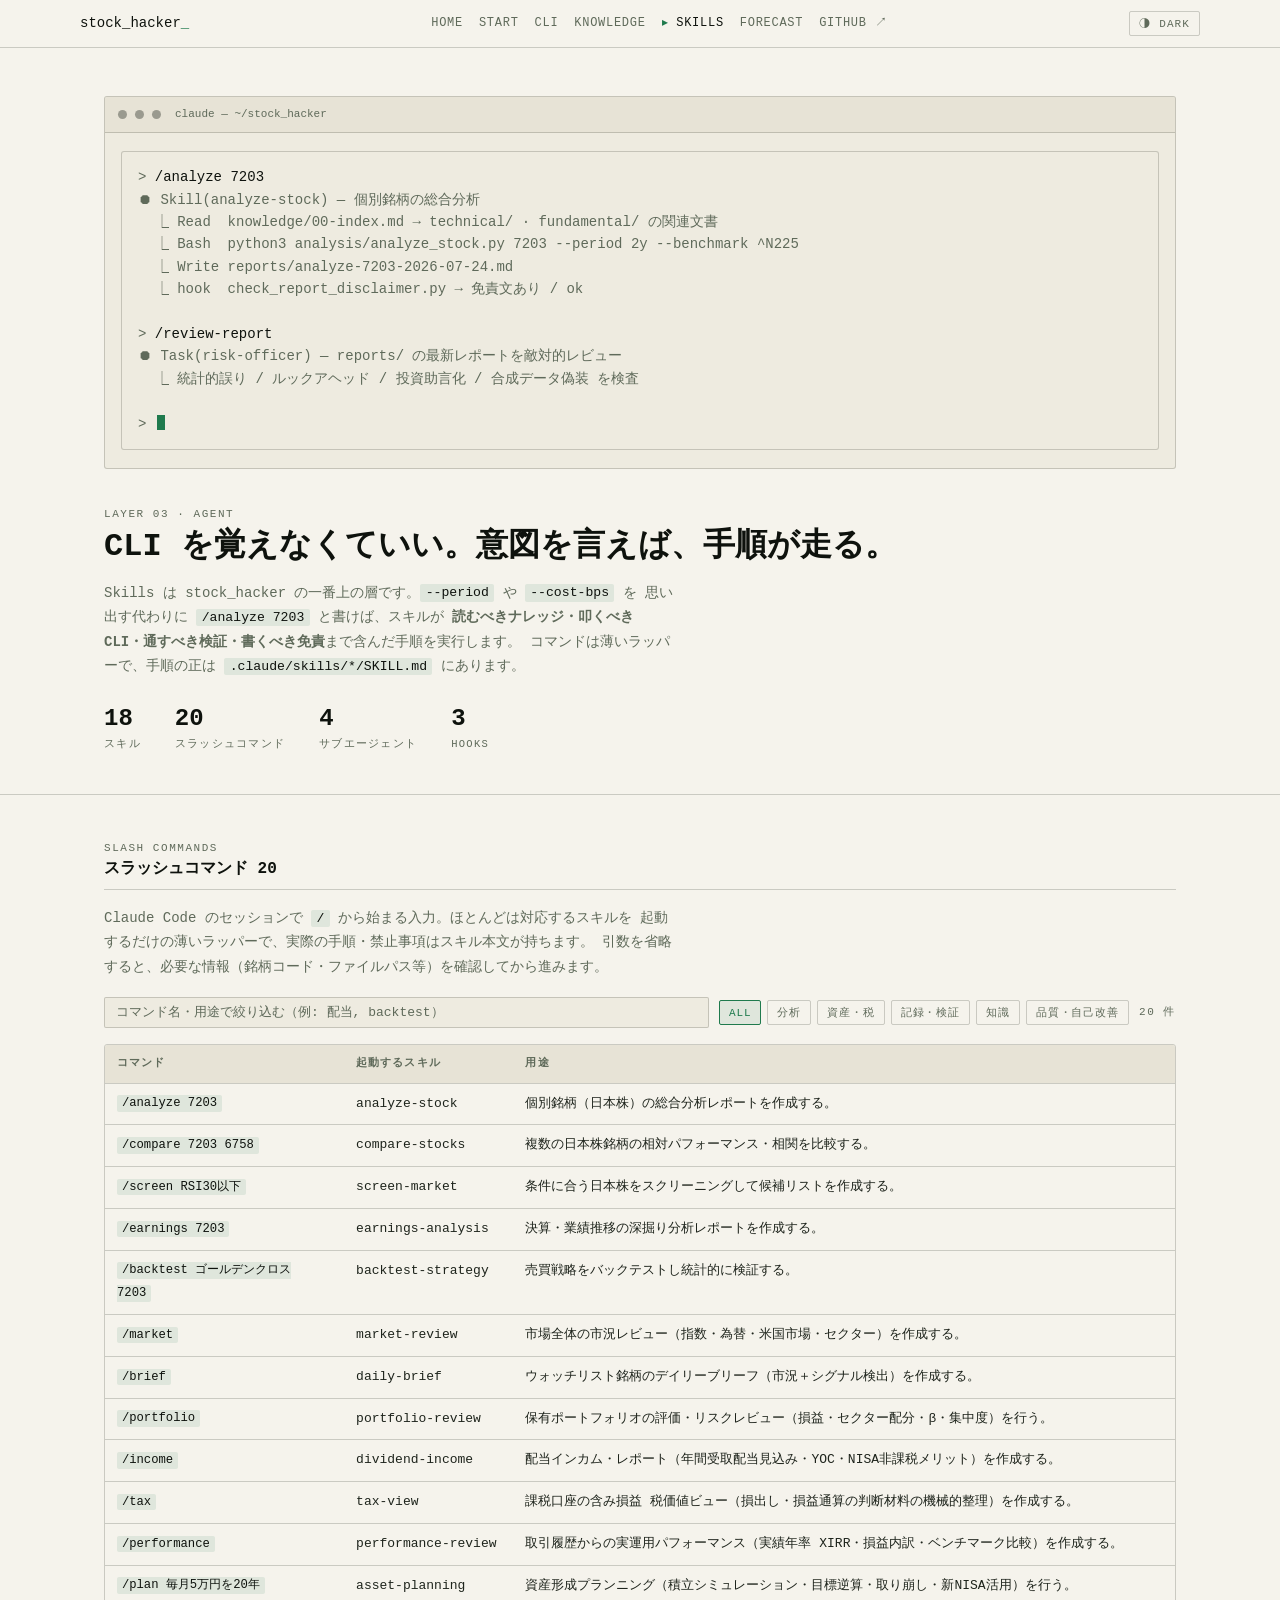
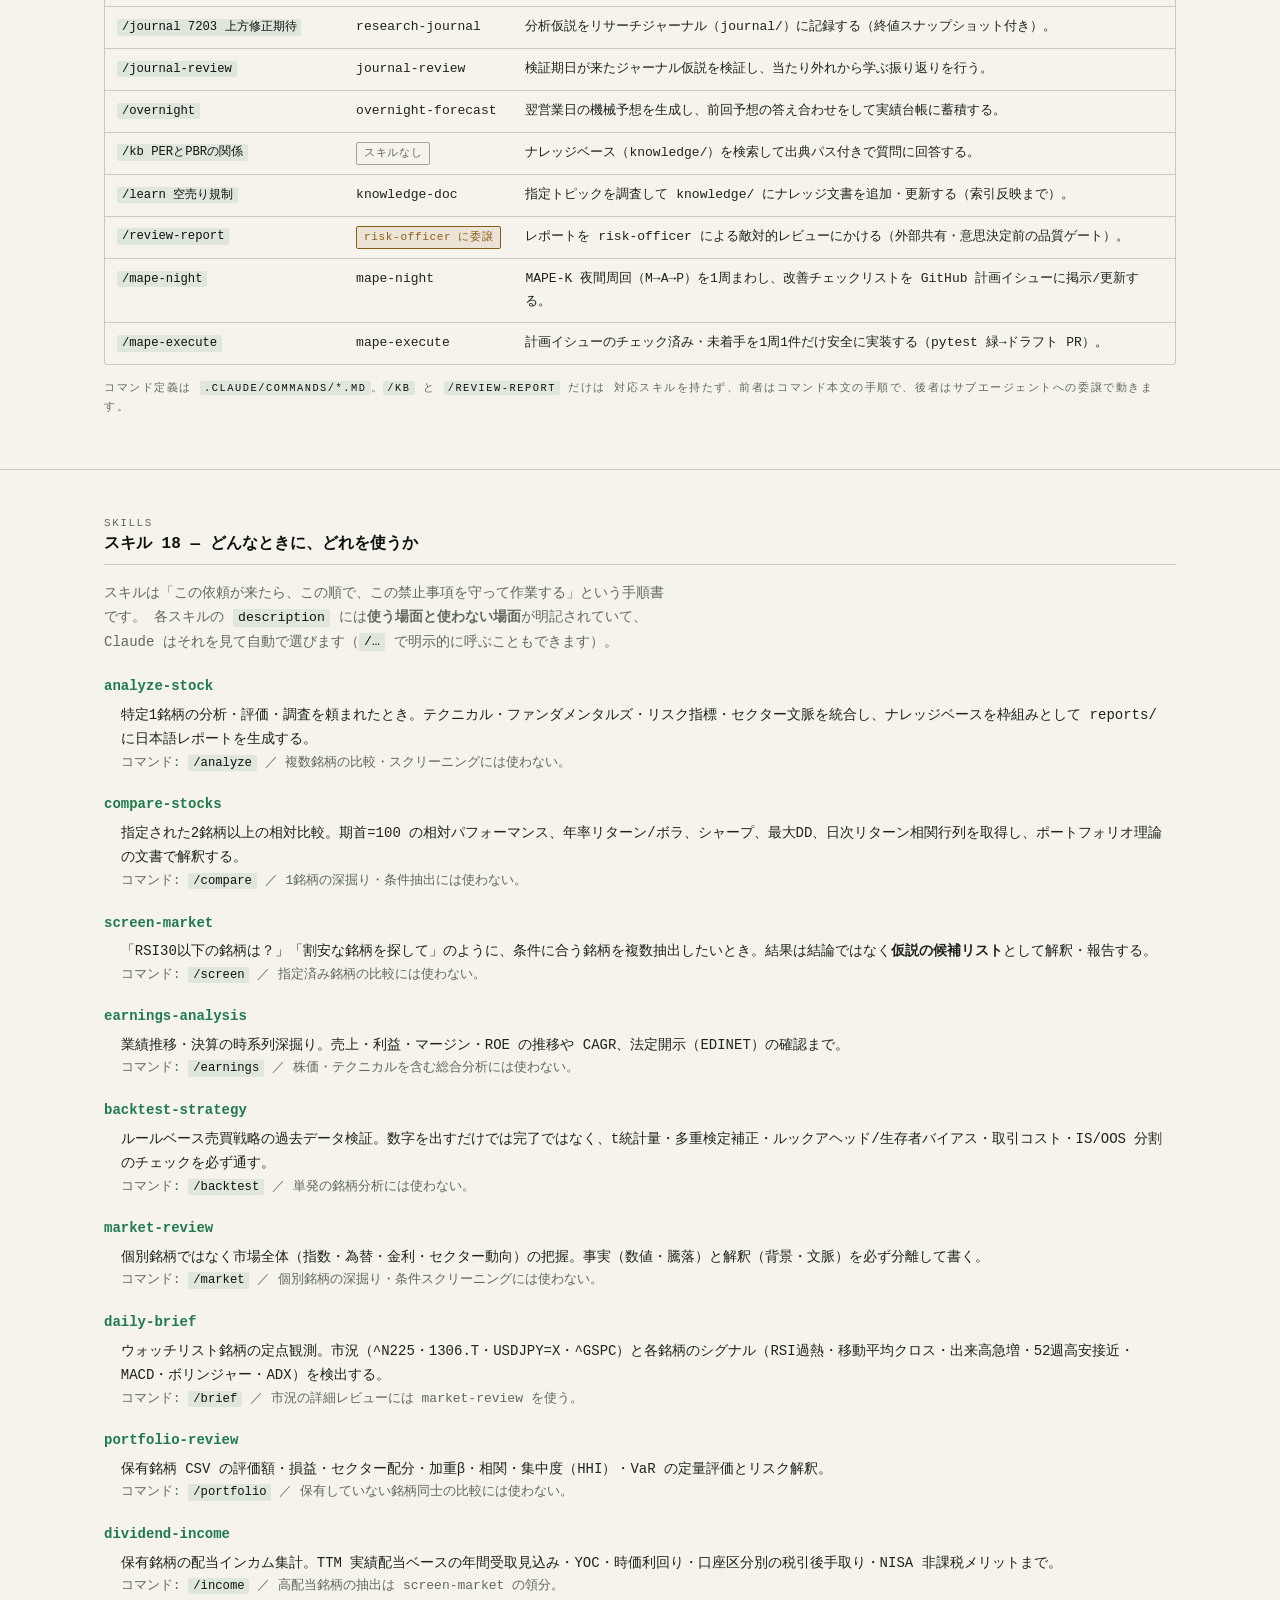
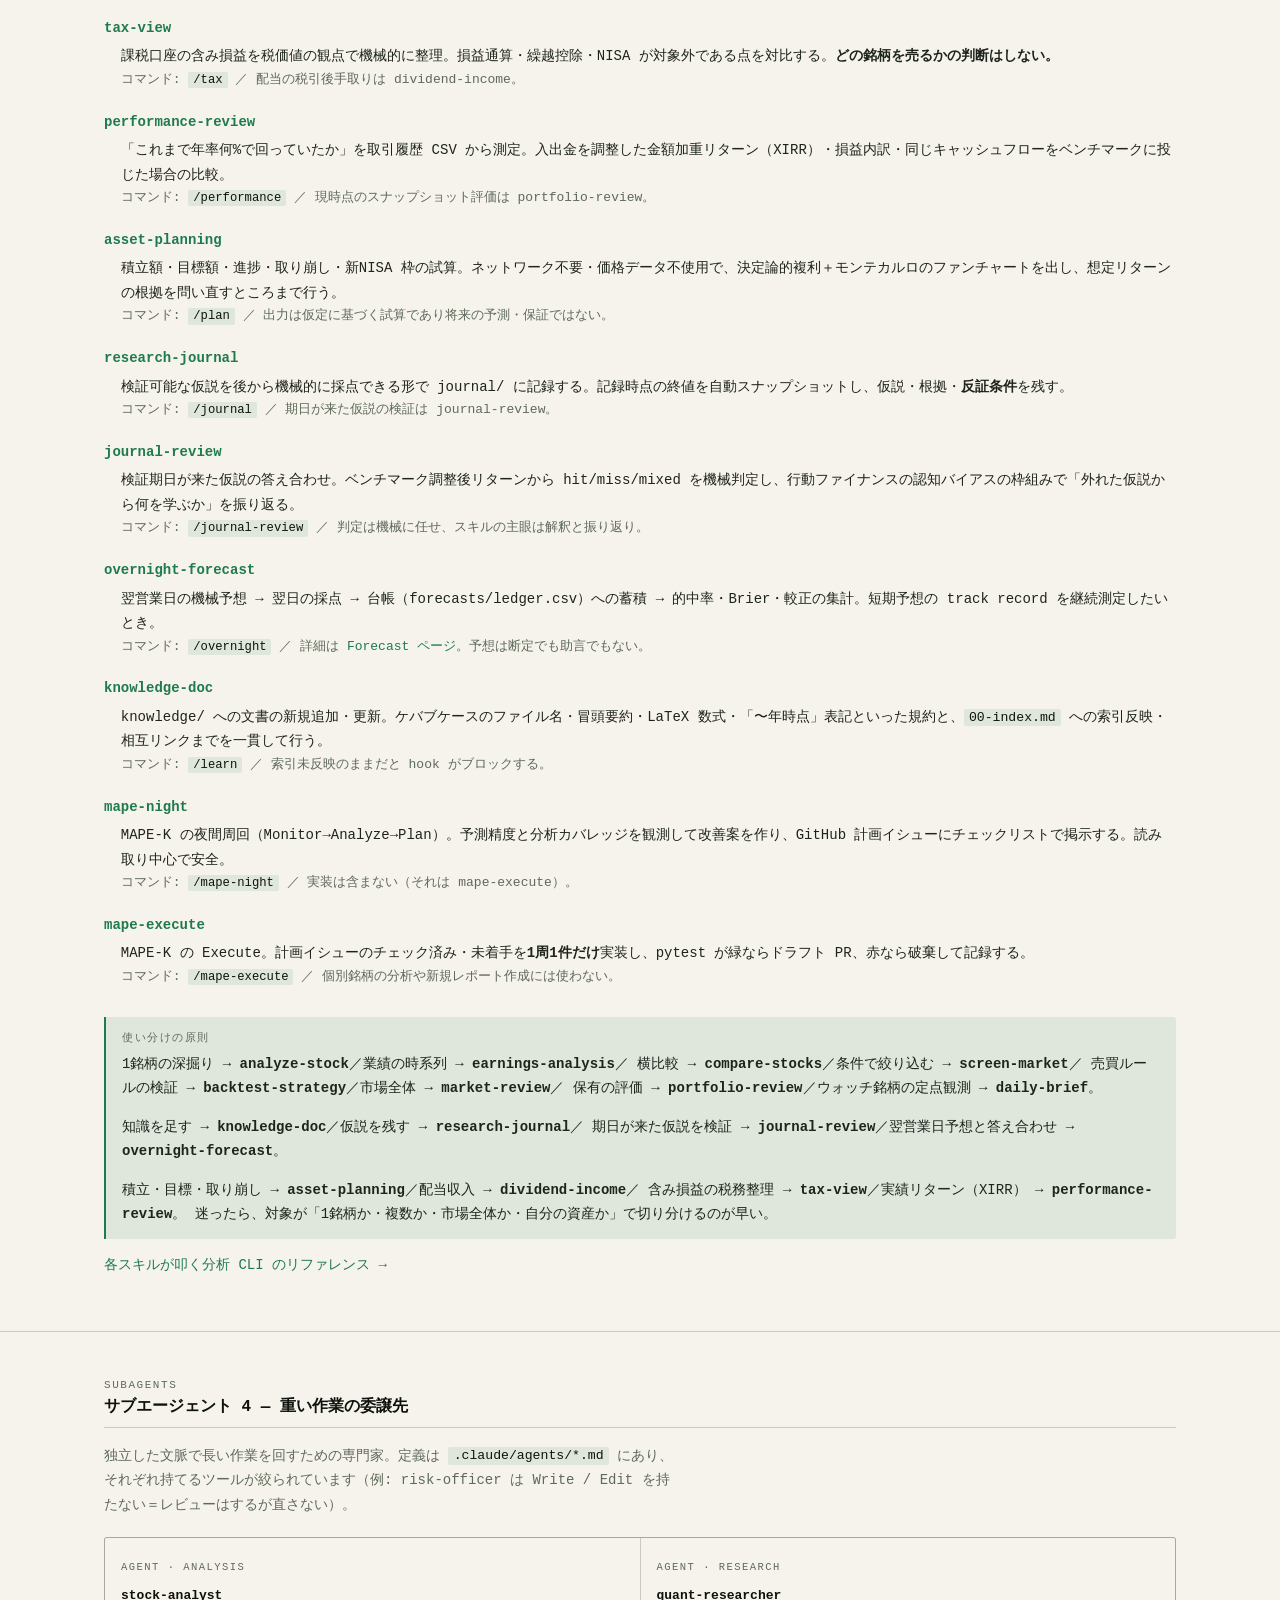
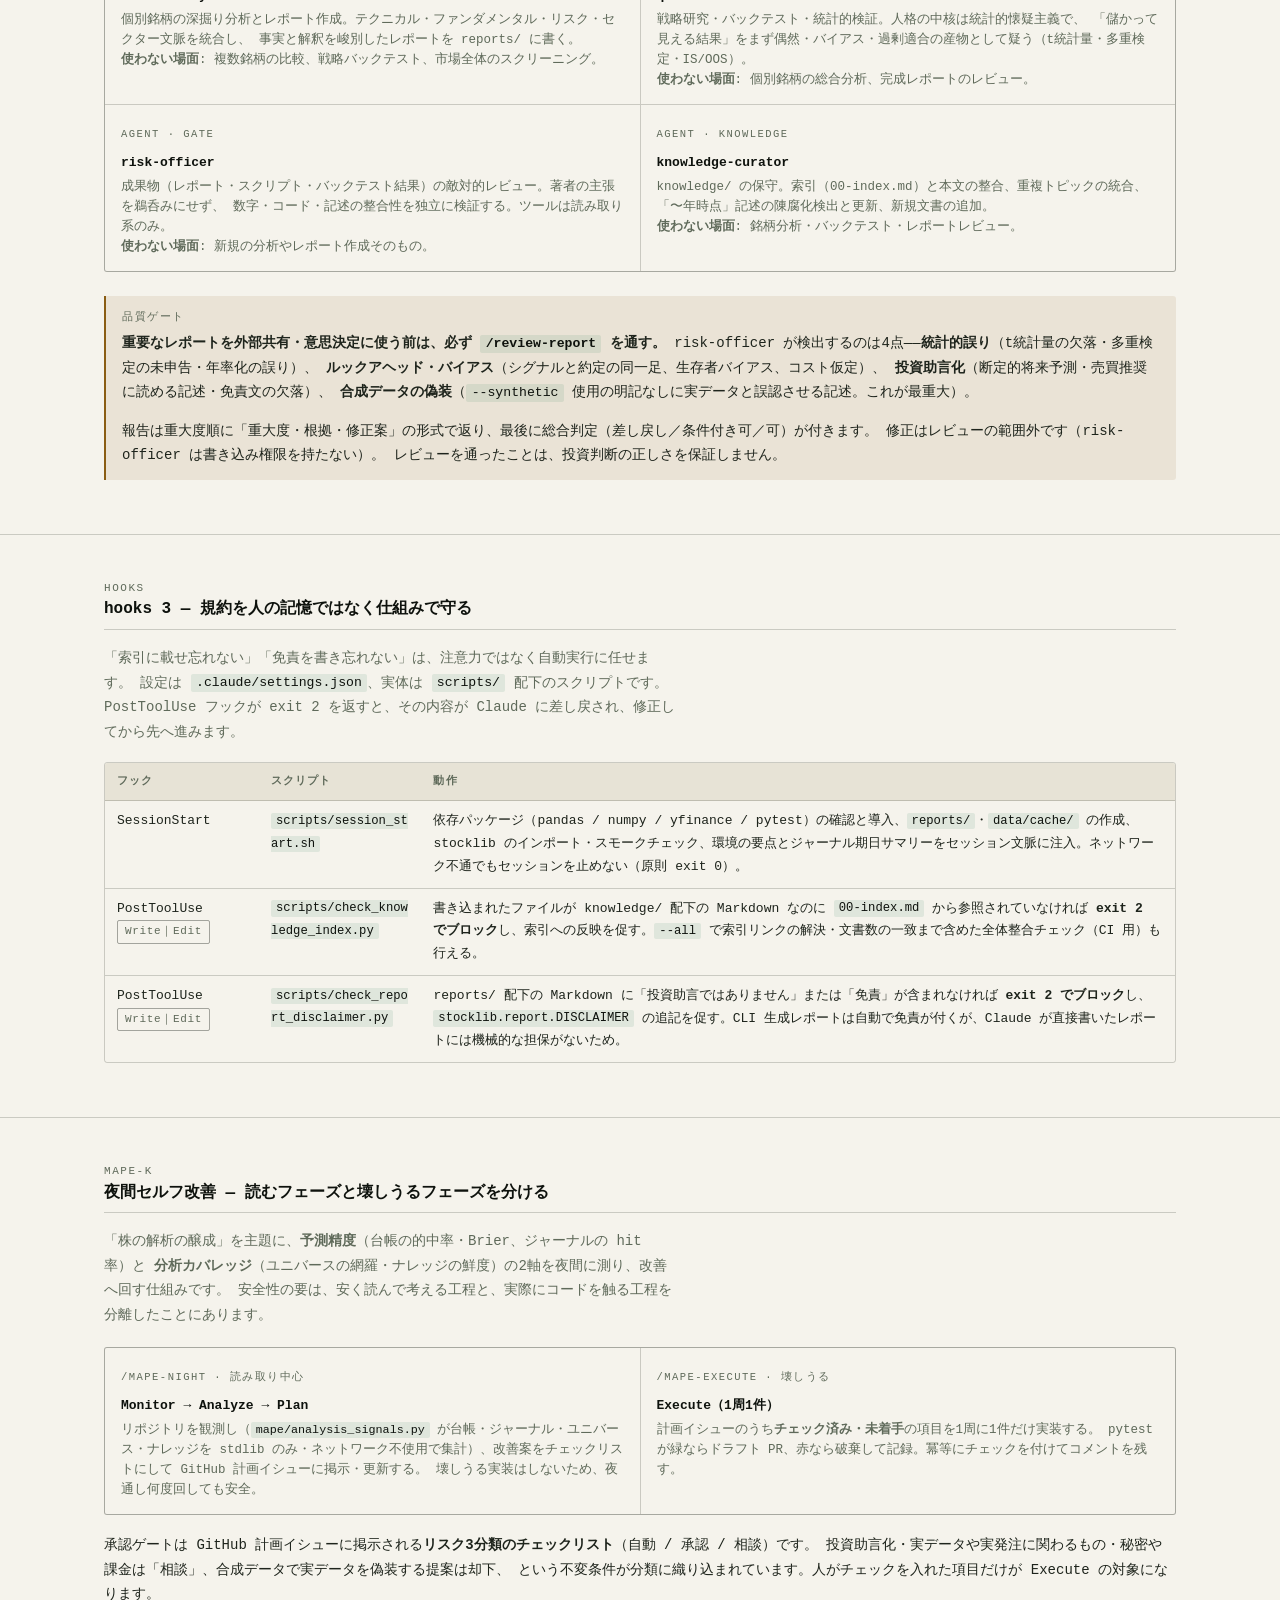
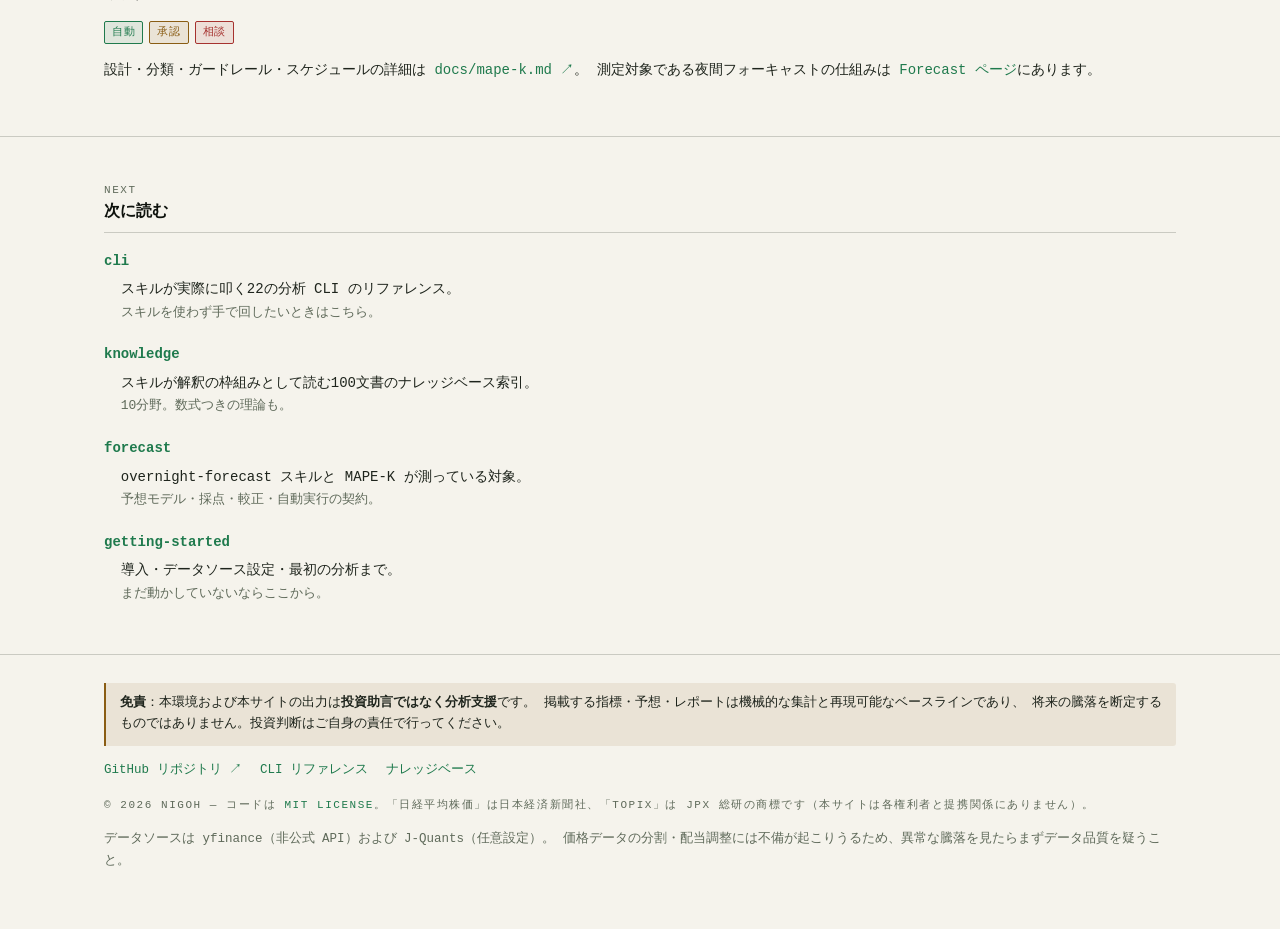
<file: docs/skills.html>
<!doctype html>
<html lang="ja">
<head>
<meta charset="utf-8">
<meta name="viewport" content="width=device-width, initial-scale=1">
<title>Skills — stock_hacker</title>
<meta name="description" content="stock_hacker の Claude Code 層。スキル18・スラッシュコマンド20・サブエージェント4・hooks 3 の一覧と使い分け。自然言語から分析 CLI を起動し、規約を仕組みで守る。">
<link rel="stylesheet" href="./assets/style.css">
<link rel="icon" href="data:image/svg+xml,%3Csvg xmlns='http://www.w3.org/2000/svg' viewBox='0 0 16 16'%3E%3Crect width='16' height='16' fill='%230B0E0C'/%3E%3Ctext x='2' y='12' font-family='monospace' font-size='11' fill='%236EE7A0'%3E%24%3C/text%3E%3C/svg%3E">
<script>
  /* テーマのちらつき防止: 描画前に保存済みテーマを適用する */
  (function () {
    try {
      var t = localStorage.getItem("stock_hacker.theme");
      if (t === "dark" || t === "light") document.documentElement.setAttribute("data-theme", t);
    } catch (e) {}
  })();
</script>
</head>
<body>
<a class="skip" href="#main">本文へスキップ</a>

<header class="topbar">
  <div class="col-wide topbar-inner">
    <div class="brand"><a href="./index.html">stock_hacker</a><span class="cursor">_</span></div>
    <nav class="nav" aria-label="サイト">
      <a href="./index.html">Home</a>
      <a href="./getting-started.html">Start</a>
      <a href="./cli.html">CLI</a>
      <a href="./knowledge.html">Knowledge</a>
      <a href="./skills.html" aria-current="page">Skills</a>
      <a href="./forecast.html">Forecast</a>
      <a href="https://github.com/nigoh/stock_hacker">GitHub ↗</a>
    </nav>
    <button class="toggle" type="button" data-theme-toggle>◐ light</button>
  </div>
</header>

<main id="main">

  <!-- ヒーロー -->
  <section class="hero">
    <div class="col-wide">
      <div class="shell">
        <div class="shell-head">
          <span class="shell-dot" aria-hidden="true"></span>
          <span class="shell-dot" aria-hidden="true"></span>
          <span class="shell-dot" aria-hidden="true"></span>
          <span class="shell-title">claude — ~/stock_hacker</span>
        </div>
        <div class="shell-body">
<pre><span class="prompt">&gt;</span> <span class="cmd">/analyze 7203</span>
<span class="c">⏺ Skill(analyze-stock) — 個別銘柄の総合分析</span>
<span class="c">  ⎿ Read  knowledge/00-index.md → technical/ · fundamental/ の関連文書</span>
<span class="c">  ⎿ Bash  python3 analysis/analyze_stock.py 7203 --period 2y --benchmark ^N225</span>
<span class="c">  ⎿ Write reports/analyze-7203-2026-07-24.md</span>
<span class="c">  ⎿ hook  check_report_disclaimer.py → 免責文あり / ok</span>

<span class="prompt">&gt;</span> <span class="cmd">/review-report</span>
<span class="c">⏺ Task(risk-officer) — reports/ の最新レポートを敵対的レビュー</span>
<span class="c">  ⎿ 統計的誤り / ルックアヘッド / 投資助言化 / 合成データ偽装 を検査</span>

<span class="prompt">&gt;</span> <span class="caret" aria-hidden="true"></span></pre>
        </div>
      </div>

      <div style="margin-top:32px">
        <span class="micro">Layer 03 · agent</span>
        <h1 class="page-title">CLI を覚えなくていい。意図を言えば、手順が走る。</h1>
        <p class="lede">
          Skills は stock_hacker の一番上の層です。<code>--period</code> や <code>--cost-bps</code> を
          思い出す代わりに <code>/analyze 7203</code> と書けば、スキルが
          <strong>読むべきナレッジ・叩くべき CLI・通すべき検証・書くべき免責</strong>まで含んだ手順を実行します。
          コマンドは薄いラッパーで、手順の正は <code>.claude/skills/*/SKILL.md</code> にあります。
        </p>
      </div>

      <div class="stats" style="margin-top:26px">
        <div class="stat"><span class="n">18</span><span class="k">スキル</span></div>
        <div class="stat"><span class="n">20</span><span class="k">スラッシュコマンド</span></div>
        <div class="stat"><span class="n">4</span><span class="k">サブエージェント</span></div>
        <div class="stat"><span class="n">3</span><span class="k">hooks</span></div>
      </div>
    </div>
  </section>

  <!-- スラッシュコマンド一覧 -->
  <section class="section">
    <div class="col-wide">
      <span class="micro">Slash commands</span>
      <h2>スラッシュコマンド 20</h2>
      <p class="lede" style="margin-bottom:18px">
        Claude Code のセッションで <code>/</code> から始まる入力。ほとんどは対応するスキルを
        起動するだけの薄いラッパーで、実際の手順・禁止事項はスキル本文が持ちます。
        引数を省略すると、必要な情報（銘柄コード・ファイルパス等）を確認してから進みます。
      </p>

      <div class="filter-bar">
        <input class="field" type="search" data-filter-input="cmd" placeholder="コマンド名・用途で絞り込む（例: 配当, backtest）" aria-label="コマンドを絞り込む">
        <div class="tabs">
          <button class="tab" type="button" data-filter-tab="cmd" data-value="all" aria-pressed="true">ALL</button>
          <button class="tab" type="button" data-filter-tab="cmd" data-value="analysis">分析</button>
          <button class="tab" type="button" data-filter-tab="cmd" data-value="assets">資産・税</button>
          <button class="tab" type="button" data-filter-tab="cmd" data-value="record">記録・検証</button>
          <button class="tab" type="button" data-filter-tab="cmd" data-value="knowledge">知識</button>
          <button class="tab" type="button" data-filter-tab="cmd" data-value="quality">品質・自己改善</button>
        </div>
        <span class="micro"><span data-filter-count="cmd">20</span> 件</span>
      </div>

      <div class="scroll">
        <table>
          <thead>
            <tr><th>コマンド</th><th>起動するスキル</th><th>用途</th></tr>
          </thead>
          <tbody>
            <tr data-filter-item="cmd" data-cat="analysis" data-text="/analyze analyze-stock 個別銘柄 総合分析 テクニカル ファンダメンタル レポート">
              <td><code>/analyze 7203</code></td>
              <td>analyze-stock</td>
              <td>個別銘柄（日本株）の総合分析レポートを作成する。</td>
            </tr>
            <tr data-filter-item="cmd" data-cat="analysis" data-text="/compare compare-stocks 複数銘柄 相対パフォーマンス 相関 比較">
              <td><code>/compare 7203 6758</code></td>
              <td>compare-stocks</td>
              <td>複数の日本株銘柄の相対パフォーマンス・相関を比較する。</td>
            </tr>
            <tr data-filter-item="cmd" data-cat="analysis" data-text="/screen screen-market スクリーニング 銘柄抽出 RSI 割安 条件">
              <td><code>/screen RSI30以下</code></td>
              <td>screen-market</td>
              <td>条件に合う日本株をスクリーニングして候補リストを作成する。</td>
            </tr>
            <tr data-filter-item="cmd" data-cat="analysis" data-text="/earnings earnings-analysis 決算 業績推移 売上 利益 マージン EDINET 有報">
              <td><code>/earnings 7203</code></td>
              <td>earnings-analysis</td>
              <td>決算・業績推移の深掘り分析レポートを作成する。</td>
            </tr>
            <tr data-filter-item="cmd" data-cat="analysis" data-text="/backtest backtest-strategy バックテスト 売買戦略 統計的検証 ゴールデンクロス">
              <td><code>/backtest ゴールデンクロス 7203</code></td>
              <td>backtest-strategy</td>
              <td>売買戦略をバックテストし統計的に検証する。</td>
            </tr>
            <tr data-filter-item="cmd" data-cat="analysis" data-text="/market market-review 市況レビュー 日経平均 為替 米国市場 セクター マクロ">
              <td><code>/market</code></td>
              <td>market-review</td>
              <td>市場全体の市況レビュー（指数・為替・米国市場・セクター）を作成する。</td>
            </tr>
            <tr data-filter-item="cmd" data-cat="analysis" data-text="/brief daily-brief デイリーブリーフ ウォッチリスト シグナル 定点観測 朝">
              <td><code>/brief</code></td>
              <td>daily-brief</td>
              <td>ウォッチリスト銘柄のデイリーブリーフ（市況＋シグナル検出）を作成する。</td>
            </tr>
            <tr data-filter-item="cmd" data-cat="assets" data-text="/portfolio portfolio-review ポートフォリオ 保有 損益 セクター配分 β VaR 集中度">
              <td><code>/portfolio</code></td>
              <td>portfolio-review</td>
              <td>保有ポートフォリオの評価・リスクレビュー（損益・セクター配分・β・集中度）を行う。</td>
            </tr>
            <tr data-filter-item="cmd" data-cat="assets" data-text="/income dividend-income 配当 インカム YOC 利回り NISA 非課税 手取り">
              <td><code>/income</code></td>
              <td>dividend-income</td>
              <td>配当インカム・レポート（年間受取配当見込み・YOC・NISA非課税メリット）を作成する。</td>
            </tr>
            <tr data-filter-item="cmd" data-cat="assets" data-text="/tax tax-view 税 含み損益 損出し 損益通算 繰越控除 課税口座">
              <td><code>/tax</code></td>
              <td>tax-view</td>
              <td>課税口座の含み損益 税価値ビュー（損出し・損益通算の判断材料の機械的整理）を作成する。</td>
            </tr>
            <tr data-filter-item="cmd" data-cat="assets" data-text="/performance performance-review XIRR 実績 金額加重リターン 取引履歴 ベンチマーク比較">
              <td><code>/performance</code></td>
              <td>performance-review</td>
              <td>取引履歴からの実運用パフォーマンス（実績年率 XIRR・損益内訳・ベンチマーク比較）を作成する。</td>
            </tr>
            <tr data-filter-item="cmd" data-cat="assets" data-text="/plan asset-planning 資産形成 積立 シミュレーション 目標逆算 取り崩し 新NISA">
              <td><code>/plan 毎月5万円を20年</code></td>
              <td>asset-planning</td>
              <td>資産形成プランニング（積立シミュレーション・目標逆算・取り崩し・新NISA活用）を行う。</td>
            </tr>
            <tr data-filter-item="cmd" data-cat="record" data-text="/journal research-journal リサーチジャーナル 仮説 記録 終値スナップショット 反証条件">
              <td><code>/journal 7203 上方修正期待</code></td>
              <td>research-journal</td>
              <td>分析仮説をリサーチジャーナル（journal/）に記録する（終値スナップショット付き）。</td>
            </tr>
            <tr data-filter-item="cmd" data-cat="record" data-text="/journal-review journal-review 仮説検証 期日 答え合わせ hit miss mixed 振り返り">
              <td><code>/journal-review</code></td>
              <td>journal-review</td>
              <td>検証期日が来たジャーナル仮説を検証し、当たり外れから学ぶ振り返りを行う。</td>
            </tr>
            <tr data-filter-item="cmd" data-cat="record" data-text="/overnight overnight-forecast 夜間フォーキャスト 翌営業日 予想 答え合わせ 台帳 Brier 較正">
              <td><code>/overnight</code></td>
              <td>overnight-forecast</td>
              <td>翌営業日の機械予想を生成し、前回予想の答え合わせをして実績台帳に蓄積する。</td>
            </tr>
            <tr data-filter-item="cmd" data-cat="knowledge" data-text="/kb ナレッジ検索 出典 質問 回答 knowledge スキルなし">
              <td><code>/kb PERとPBRの関係</code></td>
              <td><span class="chip">スキルなし</span></td>
              <td>ナレッジベース（knowledge/）を検索して出典パス付きで質問に回答する。</td>
            </tr>
            <tr data-filter-item="cmd" data-cat="knowledge" data-text="/learn knowledge-doc ナレッジ追加 文書作成 索引 00-index 調査">
              <td><code>/learn 空売り規制</code></td>
              <td>knowledge-doc</td>
              <td>指定トピックを調査して knowledge/ にナレッジ文書を追加・更新する（索引反映まで）。</td>
            </tr>
            <tr data-filter-item="cmd" data-cat="quality" data-text="/review-report risk-officer 敵対的レビュー 品質ゲート 外部共有 意思決定 スキルなし">
              <td><code>/review-report</code></td>
              <td><span class="chip amber">risk-officer に委譲</span></td>
              <td>レポートを risk-officer による敵対的レビューにかける（外部共有・意思決定前の品質ゲート）。</td>
            </tr>
            <tr data-filter-item="cmd" data-cat="quality" data-text="/mape-night mape-night MAPE-K 夜間周回 Monitor Analyze Plan 計画イシュー チェックリスト">
              <td><code>/mape-night</code></td>
              <td>mape-night</td>
              <td>MAPE-K 夜間周回（M→A→P）を1周まわし、改善チェックリストを GitHub 計画イシューに掲示/更新する。</td>
            </tr>
            <tr data-filter-item="cmd" data-cat="quality" data-text="/mape-execute mape-execute MAPE-K Execute 実装 pytest ドラフトPR 1周1件">
              <td><code>/mape-execute</code></td>
              <td>mape-execute</td>
              <td>計画イシューのチェック済み・未着手を1周1件だけ安全に実装する（pytest 緑→ドラフト PR）。</td>
            </tr>
          </tbody>
        </table>
      </div>
      <p class="empty" data-filter-empty="cmd" hidden>該当する項目がありません。</p>

      <p class="micro">
        コマンド定義は <code>.claude/commands/*.md</code>。<code>/kb</code> と <code>/review-report</code> だけは
        対応スキルを持たず、前者はコマンド本文の手順で、後者はサブエージェントへの委譲で動きます。
      </p>
    </div>
  </section>

  <!-- スキルの使い分け -->
  <section class="section">
    <div class="col-wide">
      <span class="micro">Skills</span>
      <h2>スキル 18 — どんなときに、どれを使うか</h2>
      <p class="lede" style="margin-bottom:20px">
        スキルは「この依頼が来たら、この順で、この禁止事項を守って作業する」という手順書です。
        各スキルの <code>description</code> には<strong>使う場面と使わない場面</strong>が明記されていて、
        Claude はそれを見て自動で選びます（<code>/…</code> で明示的に呼ぶこともできます）。
      </p>

      <dl class="manpage">
        <dt>analyze-stock</dt>
        <dd>特定1銘柄の分析・評価・調査を頼まれたとき。テクニカル・ファンダメンタルズ・リスク指標・セクター文脈を統合し、ナレッジベースを枠組みとして reports/ に日本語レポートを生成する。
          <span class="note">コマンド: <code>/analyze</code> ／ 複数銘柄の比較・スクリーニングには使わない。</span></dd>

        <dt>compare-stocks</dt>
        <dd>指定された2銘柄以上の相対比較。期首=100 の相対パフォーマンス、年率リターン/ボラ、シャープ、最大DD、日次リターン相関行列を取得し、ポートフォリオ理論の文書で解釈する。
          <span class="note">コマンド: <code>/compare</code> ／ 1銘柄の深掘り・条件抽出には使わない。</span></dd>

        <dt>screen-market</dt>
        <dd>「RSI30以下の銘柄は？」「割安な銘柄を探して」のように、条件に合う銘柄を複数抽出したいとき。結果は結論ではなく<strong>仮説の候補リスト</strong>として解釈・報告する。
          <span class="note">コマンド: <code>/screen</code> ／ 指定済み銘柄の比較には使わない。</span></dd>

        <dt>earnings-analysis</dt>
        <dd>業績推移・決算の時系列深掘り。売上・利益・マージン・ROE の推移や CAGR、法定開示（EDINET）の確認まで。
          <span class="note">コマンド: <code>/earnings</code> ／ 株価・テクニカルを含む総合分析には使わない。</span></dd>

        <dt>backtest-strategy</dt>
        <dd>ルールベース売買戦略の過去データ検証。数字を出すだけでは完了ではなく、t統計量・多重検定補正・ルックアヘッド/生存者バイアス・取引コスト・IS/OOS 分割のチェックを必ず通す。
          <span class="note">コマンド: <code>/backtest</code> ／ 単発の銘柄分析には使わない。</span></dd>

        <dt>market-review</dt>
        <dd>個別銘柄ではなく市場全体（指数・為替・金利・セクター動向）の把握。事実（数値・騰落）と解釈（背景・文脈）を必ず分離して書く。
          <span class="note">コマンド: <code>/market</code> ／ 個別銘柄の深掘り・条件スクリーニングには使わない。</span></dd>

        <dt>daily-brief</dt>
        <dd>ウォッチリスト銘柄の定点観測。市況（^N225・1306.T・USDJPY=X・^GSPC）と各銘柄のシグナル（RSI過熱・移動平均クロス・出来高急増・52週高安接近・MACD・ボリンジャー・ADX）を検出する。
          <span class="note">コマンド: <code>/brief</code> ／ 市況の詳細レビューには market-review を使う。</span></dd>

        <dt>portfolio-review</dt>
        <dd>保有銘柄 CSV の評価額・損益・セクター配分・加重β・相関・集中度（HHI）・VaR の定量評価とリスク解釈。
          <span class="note">コマンド: <code>/portfolio</code> ／ 保有していない銘柄同士の比較には使わない。</span></dd>

        <dt>dividend-income</dt>
        <dd>保有銘柄の配当インカム集計。TTM 実績配当ベースの年間受取見込み・YOC・時価利回り・口座区分別の税引後手取り・NISA 非課税メリットまで。
          <span class="note">コマンド: <code>/income</code> ／ 高配当銘柄の抽出は screen-market の領分。</span></dd>

        <dt>tax-view</dt>
        <dd>課税口座の含み損益を税価値の観点で機械的に整理。損益通算・繰越控除・NISA が対象外である点を対比する。<strong>どの銘柄を売るかの判断はしない。</strong>
          <span class="note">コマンド: <code>/tax</code> ／ 配当の税引後手取りは dividend-income。</span></dd>

        <dt>performance-review</dt>
        <dd>「これまで年率何%で回っていたか」を取引履歴 CSV から測定。入出金を調整した金額加重リターン（XIRR）・損益内訳・同じキャッシュフローをベンチマークに投じた場合の比較。
          <span class="note">コマンド: <code>/performance</code> ／ 現時点のスナップショット評価は portfolio-review。</span></dd>

        <dt>asset-planning</dt>
        <dd>積立額・目標額・進捗・取り崩し・新NISA 枠の試算。ネットワーク不要・価格データ不使用で、決定論的複利＋モンテカルロのファンチャートを出し、想定リターンの根拠を問い直すところまで行う。
          <span class="note">コマンド: <code>/plan</code> ／ 出力は仮定に基づく試算であり将来の予測・保証ではない。</span></dd>

        <dt>research-journal</dt>
        <dd>検証可能な仮説を後から機械的に採点できる形で journal/ に記録する。記録時点の終値を自動スナップショットし、仮説・根拠・<strong>反証条件</strong>を残す。
          <span class="note">コマンド: <code>/journal</code> ／ 期日が来た仮説の検証は journal-review。</span></dd>

        <dt>journal-review</dt>
        <dd>検証期日が来た仮説の答え合わせ。ベンチマーク調整後リターンから hit/miss/mixed を機械判定し、行動ファイナンスの認知バイアスの枠組みで「外れた仮説から何を学ぶか」を振り返る。
          <span class="note">コマンド: <code>/journal-review</code> ／ 判定は機械に任せ、スキルの主眼は解釈と振り返り。</span></dd>

        <dt>overnight-forecast</dt>
        <dd>翌営業日の機械予想 → 翌日の採点 → 台帳（forecasts/ledger.csv）への蓄積 → 的中率・Brier・較正の集計。短期予想の track record を継続測定したいとき。
          <span class="note">コマンド: <code>/overnight</code> ／ 詳細は <a href="./forecast.html">Forecast ページ</a>。予想は断定でも助言でもない。</span></dd>

        <dt>knowledge-doc</dt>
        <dd>knowledge/ への文書の新規追加・更新。ケバブケースのファイル名・冒頭要約・LaTeX 数式・「〜年時点」表記といった規約と、<code>00-index.md</code> への索引反映・相互リンクまでを一貫して行う。
          <span class="note">コマンド: <code>/learn</code> ／ 索引未反映のままだと hook がブロックする。</span></dd>

        <dt>mape-night</dt>
        <dd>MAPE-K の夜間周回（Monitor→Analyze→Plan）。予測精度と分析カバレッジを観測して改善案を作り、GitHub 計画イシューにチェックリストで掲示する。読み取り中心で安全。
          <span class="note">コマンド: <code>/mape-night</code> ／ 実装は含まない（それは mape-execute）。</span></dd>

        <dt>mape-execute</dt>
        <dd>MAPE-K の Execute。計画イシューのチェック済み・未着手を<strong>1周1件だけ</strong>実装し、pytest が緑ならドラフト PR、赤なら破棄して記録する。
          <span class="note">コマンド: <code>/mape-execute</code> ／ 個別銘柄の分析や新規レポート作成には使わない。</span></dd>
      </dl>

      <div class="callout green" style="margin-top:28px">
        <span class="micro">使い分けの原則</span>
        <p>
          1銘柄の深掘り → <strong>analyze-stock</strong>／業績の時系列 → <strong>earnings-analysis</strong>／
          横比較 → <strong>compare-stocks</strong>／条件で絞り込む → <strong>screen-market</strong>／
          売買ルールの検証 → <strong>backtest-strategy</strong>／市場全体 → <strong>market-review</strong>／
          保有の評価 → <strong>portfolio-review</strong>／ウォッチ銘柄の定点観測 → <strong>daily-brief</strong>。
        </p>
        <p>
          知識を足す → <strong>knowledge-doc</strong>／仮説を残す → <strong>research-journal</strong>／
          期日が来た仮説を検証 → <strong>journal-review</strong>／翌営業日予想と答え合わせ → <strong>overnight-forecast</strong>。
        </p>
        <p style="margin-bottom:0">
          積立・目標・取り崩し → <strong>asset-planning</strong>／配当収入 → <strong>dividend-income</strong>／
          含み損益の税務整理 → <strong>tax-view</strong>／実績リターン（XIRR） → <strong>performance-review</strong>。
          迷ったら、対象が「1銘柄か・複数か・市場全体か・自分の資産か」で切り分けるのが早い。
        </p>
      </div>

      <p><a href="./cli.html">各スキルが叩く分析 CLI のリファレンス →</a></p>
    </div>
  </section>

  <!-- サブエージェント -->
  <section class="section">
    <div class="col-wide">
      <span class="micro">Subagents</span>
      <h2>サブエージェント 4 — 重い作業の委譲先</h2>
      <p class="lede" style="margin-bottom:20px">
        独立した文脈で長い作業を回すための専門家。定義は <code>.claude/agents/*.md</code> にあり、
        それぞれ持てるツールが絞られています（例: risk-officer は Write / Edit を持たない＝レビューはするが直さない）。
      </p>

      <div class="grid grid-2">
        <div class="cell">
          <span class="call">agent · analysis</span>
          <h3>stock-analyst</h3>
          <p>
            個別銘柄の深掘り分析とレポート作成。テクニカル・ファンダメンタル・リスク・セクター文脈を統合し、
            事実と解釈を峻別したレポートを reports/ に書く。<br>
            <strong>使わない場面</strong>: 複数銘柄の比較、戦略バックテスト、市場全体のスクリーニング。
          </p>
        </div>
        <div class="cell">
          <span class="call">agent · research</span>
          <h3>quant-researcher</h3>
          <p>
            戦略研究・バックテスト・統計的検証。人格の中核は統計的懐疑主義で、
            「儲かって見える結果」をまず偶然・バイアス・過剰適合の産物として疑う（t統計量・多重検定・IS/OOS）。<br>
            <strong>使わない場面</strong>: 個別銘柄の総合分析、完成レポートのレビュー。
          </p>
        </div>
        <div class="cell">
          <span class="call">agent · gate</span>
          <h3>risk-officer</h3>
          <p>
            成果物（レポート・スクリプト・バックテスト結果）の敵対的レビュー。著者の主張を鵜呑みにせず、
            数字・コード・記述の整合性を独立に検証する。ツールは読み取り系のみ。<br>
            <strong>使わない場面</strong>: 新規の分析やレポート作成そのもの。
          </p>
        </div>
        <div class="cell">
          <span class="call">agent · knowledge</span>
          <h3>knowledge-curator</h3>
          <p>
            knowledge/ の保守。索引（00-index.md）と本文の整合、重複トピックの統合、
            「〜年時点」記述の陳腐化検出と更新、新規文書の追加。<br>
            <strong>使わない場面</strong>: 銘柄分析・バックテスト・レポートレビュー。
          </p>
        </div>
      </div>

      <div class="callout" style="margin-top:24px">
        <span class="micro">品質ゲート</span>
        <p>
          <strong>重要なレポートを外部共有・意思決定に使う前は、必ず <code>/review-report</code> を通す。</strong>
          risk-officer が検出するのは4点——<strong>統計的誤り</strong>（t統計量の欠落・多重検定の未申告・年率化の誤り）、
          <strong>ルックアヘッド・バイアス</strong>（シグナルと約定の同一足、生存者バイアス、コスト仮定）、
          <strong>投資助言化</strong>（断定的将来予測・売買推奨に読める記述・免責文の欠落）、
          <strong>合成データの偽装</strong>（<code>--synthetic</code> 使用の明記なしに実データと誤認させる記述。これが最重大）。
        </p>
        <p style="margin-bottom:0">
          報告は重大度順に「重大度・根拠・修正案」の形式で返り、最後に総合判定（差し戻し／条件付き可／可）が付きます。
          修正はレビューの範囲外です（risk-officer は書き込み権限を持たない）。
          レビューを通ったことは、投資判断の正しさを保証しません。
        </p>
      </div>
    </div>
  </section>

  <!-- hooks -->
  <section class="section">
    <div class="col-wide">
      <span class="micro">Hooks</span>
      <h2>hooks 3 — 規約を人の記憶ではなく仕組みで守る</h2>
      <p class="lede" style="margin-bottom:18px">
        「索引に載せ忘れない」「免責を書き忘れない」は、注意力ではなく自動実行に任せます。
        設定は <code>.claude/settings.json</code>、実体は <code>scripts/</code> 配下のスクリプトです。
        PostToolUse フックが exit 2 を返すと、その内容が Claude に差し戻され、修正してから先へ進みます。
      </p>

      <div class="scroll">
        <table>
          <thead>
            <tr><th>フック</th><th>スクリプト</th><th>動作</th></tr>
          </thead>
          <tbody>
            <tr>
              <td>SessionStart</td>
              <td><code>scripts/session_start.sh</code></td>
              <td>依存パッケージ（pandas / numpy / yfinance / pytest）の確認と導入、<code>reports/</code>・<code>data/cache/</code> の作成、stocklib のインポート・スモークチェック、環境の要点とジャーナル期日サマリーをセッション文脈に注入。ネットワーク不通でもセッションを止めない（原則 exit 0）。</td>
            </tr>
            <tr>
              <td>PostToolUse <span class="chip">Write｜Edit</span></td>
              <td><code>scripts/check_knowledge_index.py</code></td>
              <td>書き込まれたファイルが knowledge/ 配下の Markdown なのに <code>00-index.md</code> から参照されていなければ <strong>exit 2 でブロック</strong>し、索引への反映を促す。<code>--all</code> で索引リンクの解決・文書数の一致まで含めた全体整合チェック（CI 用）も行える。</td>
            </tr>
            <tr>
              <td>PostToolUse <span class="chip">Write｜Edit</span></td>
              <td><code>scripts/check_report_disclaimer.py</code></td>
              <td>reports/ 配下の Markdown に「投資助言ではありません」または「免責」が含まれなければ <strong>exit 2 でブロック</strong>し、<code>stocklib.report.DISCLAIMER</code> の追記を促す。CLI 生成レポートは自動で免責が付くが、Claude が直接書いたレポートには機械的な担保がないため。</td>
            </tr>
          </tbody>
        </table>
      </div>
    </div>
  </section>

  <!-- MAPE-K -->
  <section class="section">
    <div class="col-wide">
      <span class="micro">MAPE-K</span>
      <h2>夜間セルフ改善 — 読むフェーズと壊しうるフェーズを分ける</h2>
      <p class="lede" style="margin-bottom:20px">
        「株の解析の醸成」を主題に、<strong>予測精度</strong>（台帳の的中率・Brier、ジャーナルの hit 率）と
        <strong>分析カバレッジ</strong>（ユニバースの網羅・ナレッジの鮮度）の2軸を夜間に測り、改善へ回す仕組みです。
        安全性の要は、安く読んで考える工程と、実際にコードを触る工程を分離したことにあります。
      </p>

      <div class="grid grid-2">
        <div class="cell">
          <span class="call">/mape-night · 読み取り中心</span>
          <h3>Monitor → Analyze → Plan</h3>
          <p>
            リポジトリを観測し（<code>mape/analysis_signals.py</code> が台帳・ジャーナル・ユニバース・ナレッジを
            stdlib のみ・ネットワーク不使用で集計）、改善案をチェックリストにして GitHub 計画イシューに掲示・更新する。
            壊しうる実装はしないため、夜通し何度回しても安全。
          </p>
        </div>
        <div class="cell">
          <span class="call">/mape-execute · 壊しうる</span>
          <h3>Execute（1周1件）</h3>
          <p>
            計画イシューのうち<strong>チェック済み・未着手</strong>の項目を1周に1件だけ実装する。
            pytest が緑ならドラフト PR、赤なら破棄して記録。冪等にチェックを付けてコメントを残す。
          </p>
        </div>
      </div>

      <p style="margin-top:18px">
        承認ゲートは GitHub 計画イシューに掲示される<strong>リスク3分類のチェックリスト</strong>（自動 / 承認 / 相談）です。
        投資助言化・実データや実発注に関わるもの・秘密や課金は「相談」、合成データで実データを偽装する提案は却下、
        という不変条件が分類に織り込まれています。人がチェックを入れた項目だけが Execute の対象になります。
      </p>

      <div class="tags" style="margin-bottom:14px">
        <span class="chip green">自動</span>
        <span class="chip amber">承認</span>
        <span class="chip red">相談</span>
      </div>

      <p>
        設計・分類・ガードレール・スケジュールの詳細は
        <a href="https://github.com/nigoh/stock_hacker/blob/main/docs/mape-k.md">docs/mape-k.md ↗</a>。
        測定対象である夜間フォーキャストの仕組みは <a href="./forecast.html">Forecast ページ</a>にあります。
      </p>
    </div>
  </section>

  <!-- 次に読む -->
  <section class="section">
    <div class="col-wide">
      <span class="micro">Next</span>
      <h2>次に読む</h2>
      <dl class="manpage">
        <dt><a href="./cli.html">cli</a></dt>
        <dd>スキルが実際に叩く22の分析 CLI のリファレンス。<span class="note">スキルを使わず手で回したいときはこちら。</span></dd>
        <dt><a href="./knowledge.html">knowledge</a></dt>
        <dd>スキルが解釈の枠組みとして読む100文書のナレッジベース索引。<span class="note">10分野。数式つきの理論も。</span></dd>
        <dt><a href="./forecast.html">forecast</a></dt>
        <dd>overnight-forecast スキルと MAPE-K が測っている対象。<span class="note">予想モデル・採点・較正・自動実行の契約。</span></dd>
        <dt><a href="./getting-started.html">getting-started</a></dt>
        <dd>導入・データソース設定・最初の分析まで。<span class="note">まだ動かしていないならここから。</span></dd>
      </dl>
    </div>
  </section>

</main>

<footer class="foot">
  <div class="col-wide">
    <p class="disclaimer">
      <strong>免責</strong>：本環境および本サイトの出力は<strong>投資助言ではなく分析支援</strong>です。
      掲載する指標・予想・レポートは機械的な集計と再現可能なベースラインであり、
      将来の騰落を断定するものではありません。投資判断はご自身の責任で行ってください。
    </p>
    <div class="foot-links">
      <a href="https://github.com/nigoh/stock_hacker">GitHub リポジトリ ↗</a>
      <a href="./cli.html">CLI リファレンス</a>
      <a href="./knowledge.html">ナレッジベース</a>
    </div>
    <p class="micro" style="margin-top:14px">© 2026 nigoh — コードは <a href="https://github.com/nigoh/stock_hacker/blob/main/LICENSE">MIT License</a>。「日経平均株価」は日本経済新聞社、「TOPIX」は JPX 総研の商標です（本サイトは各権利者と提携関係にありません）。</p>
    <p style="margin-top:14px">
      データソースは yfinance（非公式 API）および J-Quants（任意設定）。
      価格データの分割・配当調整には不備が起こりうるため、異常な騰落を見たらまずデータ品質を疑うこと。
    </p>
  </div>
</footer>

<script src="./assets/site.js"></script>
</body>
</html>
</file>
<file: docs/assets/style.css>
/* ==========================================================================
   stock_hacker — Terminal Ledger
   日本株 総合分析環境のドキュメントサイト共通スタイル。

   設計方針: 端末（ターミナル）の落ち着いた実用美。等幅・ハアライン・
   燐光グリーンの一色アクセント。ネオンの飾りではなく man ページの読みやすさ。
   ========================================================================== */

/* --- トークン: 既定はダーク（端末）。ライトは紙の端末 -------------------- */
:root {
  --bg: #0B0E0C;
  --panel: #0F1310;
  --panel-2: #131814;
  --ink: #CBD5C9;
  --ink-strong: #E7EFE5;
  --dim: #7C8A78;
  --hair: rgba(124, 138, 120, 0.24);
  --hair-strong: rgba(124, 138, 120, 0.42);
  --green: #6EE7A0;
  --green-soft: rgba(110, 231, 160, 0.12);
  --amber: #E8B24A;
  --amber-soft: rgba(232, 178, 74, 0.12);
  --red: #E86A6A;
  --red-soft: rgba(232, 106, 106, 0.12);
  --sel: rgba(110, 231, 160, 0.22);
  --mono: ui-monospace, "SFMono-Regular", "Menlo", "Consolas", "Liberation Mono",
          "Hiragino Kaku Gothic ProN", "Yu Gothic", monospace;
}

@media (prefers-color-scheme: light) {
  :root {
    --bg: #F5F3EC;
    --panel: #EEEBE0;
    --panel-2: #E7E3D6;
    --ink: #1E241C;
    --ink-strong: #0E120D;
    --dim: #5F6A5A;
    --hair: rgba(30, 36, 28, 0.20);
    --hair-strong: rgba(30, 36, 28, 0.38);
    --green: #1F7A4D;
    --green-soft: rgba(31, 122, 77, 0.10);
    --amber: #8A5D14;
    --amber-soft: rgba(138, 93, 20, 0.10);
    --red: #A6322F;
    --red-soft: rgba(166, 50, 47, 0.10);
    --sel: rgba(31, 122, 77, 0.18);
  }
}

/* 閲覧者のトグルは常に優先（両方向） */
:root[data-theme="dark"] {
  --bg: #0B0E0C; --panel: #0F1310; --panel-2: #131814;
  --ink: #CBD5C9; --ink-strong: #E7EFE5; --dim: #7C8A78;
  --hair: rgba(124, 138, 120, 0.24); --hair-strong: rgba(124, 138, 120, 0.42);
  --green: #6EE7A0; --green-soft: rgba(110, 231, 160, 0.12);
  --amber: #E8B24A; --amber-soft: rgba(232, 178, 74, 0.12);
  --red: #E86A6A; --red-soft: rgba(232, 106, 106, 0.12);
  --sel: rgba(110, 231, 160, 0.22);
}
:root[data-theme="light"] {
  --bg: #F5F3EC; --panel: #EEEBE0; --panel-2: #E7E3D6;
  --ink: #1E241C; --ink-strong: #0E120D; --dim: #5F6A5A;
  --hair: rgba(30, 36, 28, 0.20); --hair-strong: rgba(30, 36, 28, 0.38);
  --green: #1F7A4D; --green-soft: rgba(31, 122, 77, 0.10);
  --amber: #8A5D14; --amber-soft: rgba(138, 93, 20, 0.10);
  --red: #A6322F; --red-soft: rgba(166, 50, 47, 0.10);
  --sel: rgba(31, 122, 77, 0.18);
}

/* --- リセット ------------------------------------------------------------ */
*, *::before, *::after { box-sizing: border-box; }
html { -webkit-text-size-adjust: 100%; }
body {
  margin: 0;
  background: var(--bg);
  color: var(--ink);
  font-family: var(--mono);
  font-size: 14px;
  line-height: 1.75;
  font-variant-numeric: tabular-nums;
  -webkit-font-smoothing: antialiased;
  overflow-x: hidden;
}
img, svg { max-width: 100%; height: auto; }
::selection { background: var(--sel); }

h1, h2, h3, h4 { font-weight: 600; line-height: 1.35; margin: 0; text-wrap: balance; }
p { margin: 0 0 1em; }
ul, ol { margin: 0 0 1em; padding-left: 1.4em; }
li { margin: 0.2em 0; }

a { color: var(--green); text-decoration: none; }
a:hover { text-decoration: underline; }
a:focus-visible, button:focus-visible, input:focus-visible, summary:focus-visible,
[tabindex]:focus-visible {
  outline: 2px solid var(--green);
  outline-offset: 2px;
  border-radius: 2px;
}

/* --- レイアウト ---------------------------------------------------------- */
.col { max-width: 960px; margin: 0 auto; padding: 0 24px; }
.col-wide { max-width: 1120px; margin: 0 auto; padding: 0 24px; }
.skip {
  position: absolute; left: -9999px; top: 0;
  background: var(--panel); color: var(--ink);
  padding: 8px 14px; border: 1px solid var(--green); z-index: 50;
}
.skip:focus { left: 12px; top: 12px; }

/* --- 極小ラベル ---------------------------------------------------------- */
.micro {
  font-size: 11px;
  letter-spacing: 0.14em;
  text-transform: uppercase;
  color: var(--dim);
}

/* --- トップバー ---------------------------------------------------------- */
.topbar {
  border-bottom: 1px solid var(--hair);
  background: var(--bg);
  position: sticky; top: 0; z-index: 20;
}
.topbar-inner {
  display: flex; align-items: center; justify-content: space-between;
  gap: 16px; padding: 11px 0; flex-wrap: wrap;
}
.brand { color: var(--dim); white-space: nowrap; }
.brand a { color: var(--ink-strong); }
.brand a:hover { color: var(--green); text-decoration: none; }
.brand .cursor { color: var(--green); }
.nav { display: flex; gap: 16px; align-items: center; flex-wrap: wrap; }
.nav a {
  font-size: 12px; letter-spacing: 0.06em; text-transform: uppercase;
  color: var(--dim);
}
.nav a:hover { color: var(--green); text-decoration: none; }
.nav a[aria-current="page"] { color: var(--ink-strong); }
.nav a[aria-current="page"]::before { content: "▸ "; color: var(--green); }

.toggle {
  font-family: var(--mono); font-size: 11px;
  letter-spacing: 0.1em; text-transform: uppercase;
  color: var(--dim); background: transparent;
  border: 1px solid var(--hair); border-radius: 2px;
  padding: 4px 9px; cursor: pointer;
}
.toggle:hover { color: var(--ink-strong); border-color: var(--hair-strong); }

/* --- 端末シェル（ヒーロー） ---------------------------------------------- */
.hero { padding: 48px 0 40px; border-bottom: 1px solid var(--hair); }
.shell {
  border: 1px solid var(--hair); border-radius: 3px;
  background: var(--panel); overflow: hidden;
}
.shell-head {
  display: flex; align-items: center; gap: 8px;
  padding: 8px 13px; border-bottom: 1px solid var(--hair);
  background: var(--panel-2);
}
.shell-dot { width: 9px; height: 9px; border-radius: 50%; background: var(--hair-strong); flex: none; }
.shell-title { font-size: 11px; color: var(--dim); margin-left: 6px; }
.shell-body { padding: 18px 16px; overflow-x: auto; }
.shell-body pre { margin: 0; }

.prompt { color: var(--dim); white-space: nowrap; }
.prompt .user { color: var(--green); }
.prompt .path { color: var(--amber); }
.cmd { color: var(--ink-strong); }
.caret {
  display: inline-block; width: 8px; height: 1.05em;
  background: var(--green); vertical-align: -0.18em; margin-left: 2px;
}
@media (prefers-reduced-motion: no-preference) {
  .caret { animation: blink 1.15s steps(1, end) infinite; }
  @keyframes blink { 0%, 49% { opacity: 1; } 50%, 100% { opacity: 0; } }
}

/* --- 見出し -------------------------------------------------------------- */
.page-title { font-size: clamp(22px, 3.4vw, 32px); margin: 0 0 12px; color: var(--ink-strong); }
.lede { color: var(--dim); max-width: 68ch; margin: 0 0 4px; }

.section { padding: 40px 0; border-bottom: 1px solid var(--hair); }
.section:last-of-type { border-bottom: 0; }
.section > .micro { display: block; margin-bottom: 10px; }
.section h2 {
  font-size: 16px; color: var(--ink-strong); margin: 0 0 16px;
  padding-bottom: 8px; border-bottom: 1px solid var(--hair);
}
.section h3 { font-size: 14px; color: var(--ink-strong); margin: 26px 0 8px; }

/* --- man ページ風の定義リスト -------------------------------------------- */
.manpage { margin: 0; }
.manpage dt {
  color: var(--green); margin-top: 18px; font-weight: 600;
  overflow-wrap: anywhere;
}
.manpage dt:first-child { margin-top: 0; }
.manpage dd { margin: 4px 0 0 0; padding-left: 2ch; color: var(--ink); }
.manpage dd .note { color: var(--dim); display: block; font-size: 13px; }

/* --- コード -------------------------------------------------------------- */
code {
  font-family: var(--mono); font-size: 0.94em;
  background: var(--green-soft); color: var(--ink-strong);
  padding: 0.1em 0.4em; border-radius: 2px;
  overflow-wrap: anywhere;
}
pre {
  background: var(--panel); border: 1px solid var(--hair); border-radius: 3px;
  padding: 14px 16px; overflow-x: auto; margin: 0 0 1em;
  line-height: 1.6;
}
pre code { background: none; padding: 0; color: inherit; }
pre .c { color: var(--dim); }        /* コメント */
pre .g { color: var(--green); }      /* 強調・プロンプト */
pre .a { color: var(--amber); }      /* 引数・パス */

/* --- 表 ------------------------------------------------------------------ */
.scroll { overflow-x: auto; border: 1px solid var(--hair); border-radius: 3px; margin: 0 0 1em; }
table { border-collapse: collapse; width: 100%; min-width: 520px; font-size: 13px; }
thead th {
  text-align: left; font-weight: 600; color: var(--dim);
  font-size: 11px; letter-spacing: 0.1em; text-transform: uppercase;
  padding: 9px 12px; border-bottom: 1px solid var(--hair); white-space: nowrap;
  background: var(--panel-2);
}
tbody td { padding: 9px 12px; border-bottom: 1px solid var(--hair); vertical-align: top; }
tbody tr:last-child td { border-bottom: 0; }
tbody tr:hover { background: var(--green-soft); }
td.num, th.num { text-align: right; font-variant-numeric: tabular-nums; white-space: nowrap; }

/* --- カード / パネル ----------------------------------------------------- */
.grid { display: grid; gap: 1px; background: var(--hair); border: 1px solid var(--hair); border-radius: 3px; overflow: hidden; }
.grid-2 { grid-template-columns: repeat(2, 1fr); }
.grid-3 { grid-template-columns: repeat(3, 1fr); }
.grid-4 { grid-template-columns: repeat(4, 1fr); }
.grid > .cell { background: var(--bg); padding: 16px 16px 14px; }
.cell h3 { font-size: 13px; color: var(--ink-strong); margin: 8px 0 6px; }
.cell p { font-size: 12.5px; color: var(--dim); margin: 0; line-height: 1.6; }
.cell .call { font-size: 10.5px; letter-spacing: 0.14em; text-transform: uppercase; color: var(--dim); }

.panel {
  border: 1px solid var(--hair); border-radius: 3px;
  background: var(--panel); padding: 16px 18px; margin: 0 0 1em;
}
.panel > :last-child { margin-bottom: 0; }

/* 注意喚起 */
.callout {
  border-left: 2px solid var(--amber); background: var(--amber-soft);
  padding: 12px 16px; border-radius: 0 3px 3px 0; margin: 0 0 1em;
}
.callout.green { border-left-color: var(--green); background: var(--green-soft); }
.callout.red { border-left-color: var(--red); background: var(--red-soft); }
.callout > :last-child { margin-bottom: 0; }
.callout .micro { display: block; margin-bottom: 4px; }

/* --- チップ / タグ ------------------------------------------------------- */
.chip {
  display: inline-block; font-size: 11px; letter-spacing: 0.06em;
  padding: 1px 7px; border-radius: 2px; border: 1px solid var(--hair-strong);
  color: var(--dim); white-space: nowrap;
}
.chip.green { color: var(--green); border-color: var(--green); background: var(--green-soft); }
.chip.amber { color: var(--amber); border-color: var(--amber); background: var(--amber-soft); }
.chip.red { color: var(--red); border-color: var(--red); background: var(--red-soft); }

.tags { display: flex; flex-wrap: wrap; gap: 6px; }

/* --- 統計 ---------------------------------------------------------------- */
.stats { display: flex; gap: 34px; flex-wrap: wrap; }
.stat .n {
  display: block; font-size: 24px; font-weight: 600; color: var(--ink-strong);
  line-height: 1.2; font-variant-numeric: tabular-nums;
}
.stat .k {
  display: block; font-size: 10.5px; letter-spacing: 0.12em;
  text-transform: uppercase; color: var(--dim); margin-top: 2px;
}

/* --- 検索・フィルタ ------------------------------------------------------ */
.filter-bar { display: flex; gap: 10px; flex-wrap: wrap; align-items: center; margin: 0 0 16px; }
.field {
  font-family: var(--mono); font-size: 13px;
  background: var(--panel); color: var(--ink);
  border: 1px solid var(--hair); border-radius: 2px;
  padding: 7px 11px; min-width: 220px; flex: 1 1 220px;
}
.field::placeholder { color: var(--dim); }
.tabs { display: flex; gap: 6px; flex-wrap: wrap; }
.tab {
  font-family: var(--mono); font-size: 11px; letter-spacing: 0.08em;
  text-transform: uppercase; color: var(--dim);
  background: transparent; border: 1px solid var(--hair);
  border-radius: 2px; padding: 4px 9px; cursor: pointer;
}
.tab:hover { color: var(--ink-strong); border-color: var(--hair-strong); }
.tab[aria-pressed="true"] { color: var(--green); border-color: var(--green); background: var(--green-soft); }
.empty { color: var(--dim); padding: 20px 0; }

/* --- ループ図（予想→答え合わせ→…） ------------------------------------- */
.loop { display: grid; grid-template-columns: repeat(5, 1fr); gap: 1px; background: var(--hair);
        border: 1px solid var(--hair); border-radius: 3px; overflow: hidden; }
.loop-step { background: var(--bg); padding: 14px 14px 12px; }
.loop-step .n { font-size: 10.5px; letter-spacing: 0.14em; color: var(--green); }
.loop-step h3 { font-size: 13px; color: var(--ink-strong); margin: 8px 0 5px; }
.loop-step p { font-size: 12px; color: var(--dim); margin: 0; line-height: 1.55; }

/* --- 目次 ---------------------------------------------------------------- */
.toc { border: 1px solid var(--hair); border-radius: 3px; background: var(--panel); padding: 14px 18px; margin: 0 0 28px; }
.toc .micro { display: block; margin-bottom: 8px; }
.toc ul { list-style: none; padding: 0; margin: 0; display: flex; flex-wrap: wrap; gap: 6px 20px; }
.toc li { margin: 0; }

/* --- フッター ------------------------------------------------------------ */
.foot { border-top: 1px solid var(--hair); padding: 28px 0 44px; margin-top: 8px; color: var(--dim); font-size: 12.5px; }
.foot .disclaimer { border-left: 2px solid var(--amber); background: var(--amber-soft);
                    padding: 10px 14px; border-radius: 0 3px 3px 0; margin: 0 0 14px; color: var(--ink); }
.foot-links { display: flex; gap: 18px; flex-wrap: wrap; }

/* --- レスポンシブ -------------------------------------------------------- */
@media (max-width: 900px) {
  .grid-4 { grid-template-columns: repeat(2, 1fr); }
  .grid-3 { grid-template-columns: repeat(2, 1fr); }
  .loop { grid-template-columns: repeat(2, 1fr); }
}
@media (max-width: 560px) {
  body { font-size: 13.5px; }
  .col, .col-wide { padding: 0 16px; }
  .grid-2, .grid-3, .grid-4 { grid-template-columns: 1fr; }
  .loop { grid-template-columns: 1fr; }
  .stats { gap: 22px; }
  .hero { padding: 32px 0 28px; }
}

@media (prefers-reduced-motion: reduce) {
  *, *::before, *::after {
    animation-duration: 0.001ms !important;
    animation-iteration-count: 1 !important;
    transition-duration: 0.001ms !important;
  }
}

@media print {
  .topbar, .toggle, .filter-bar { display: none; }
  body { background: #fff; color: #000; }
}
</file>
